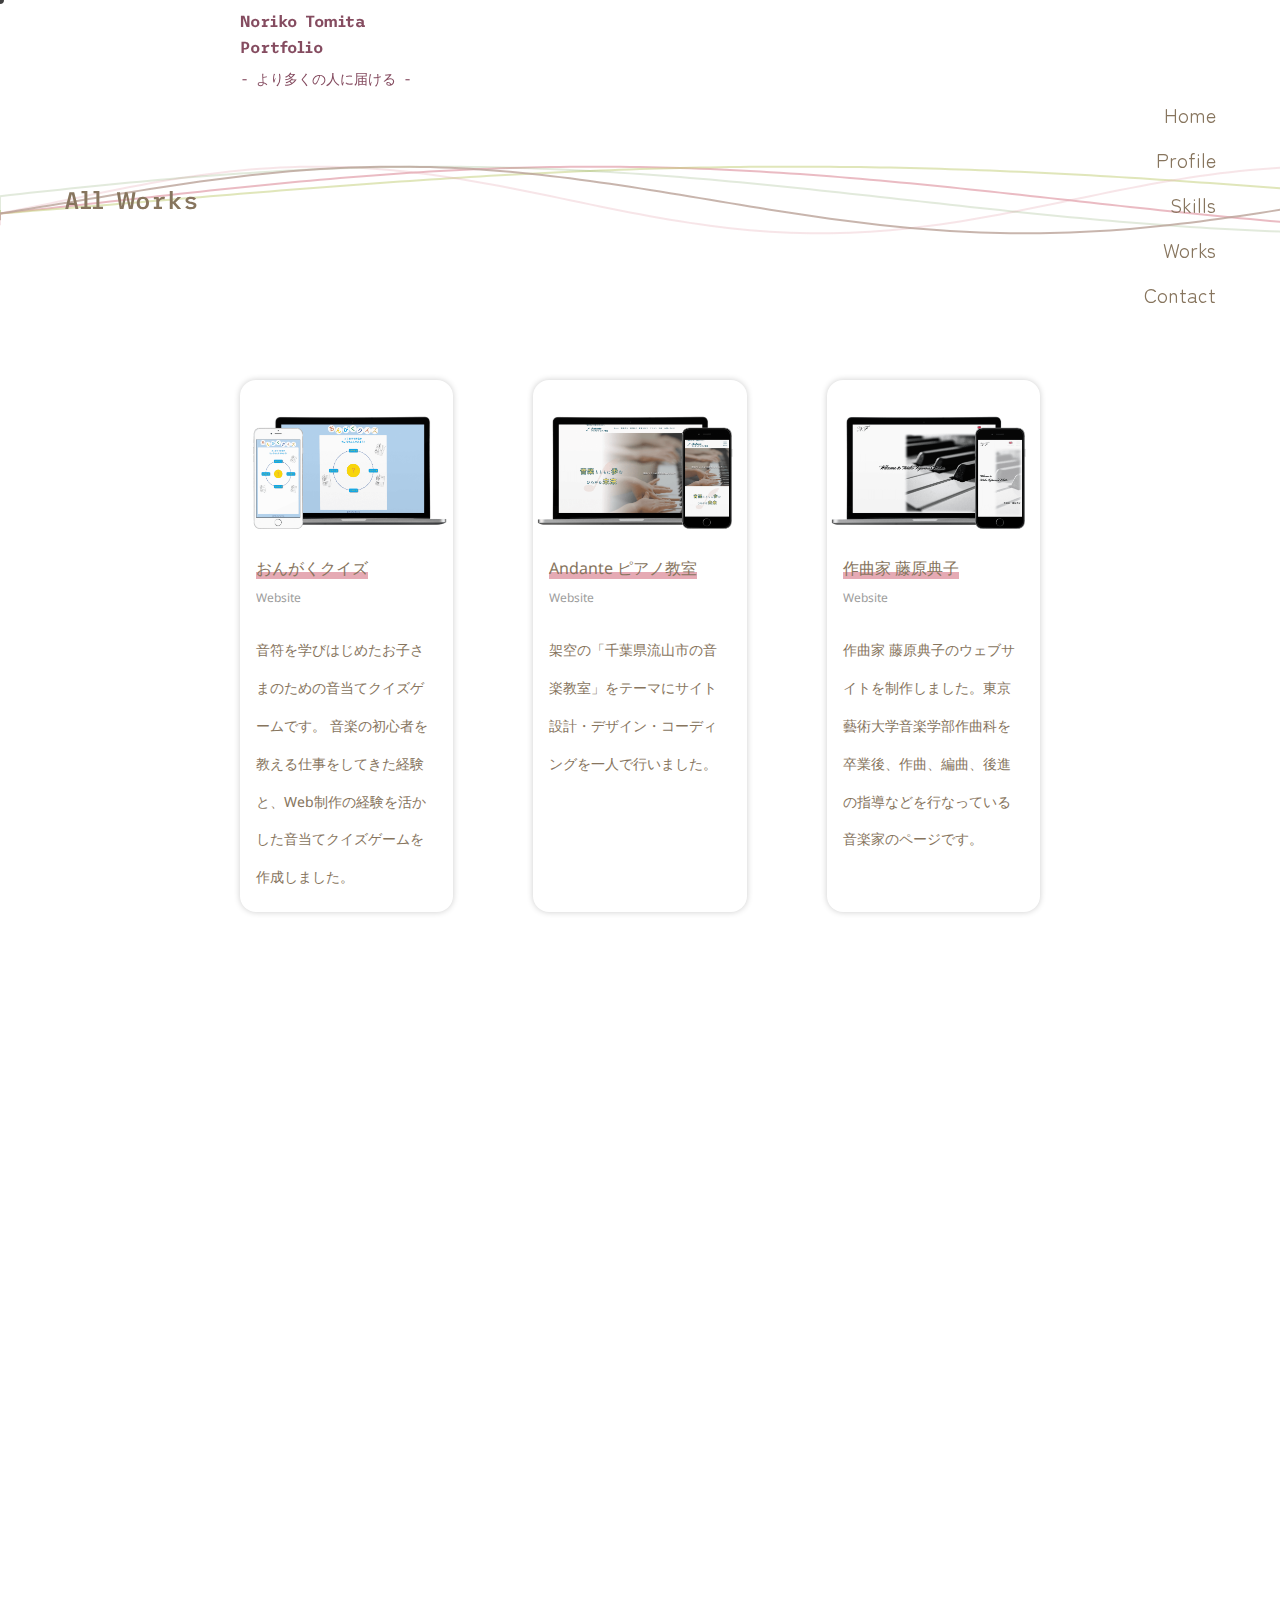
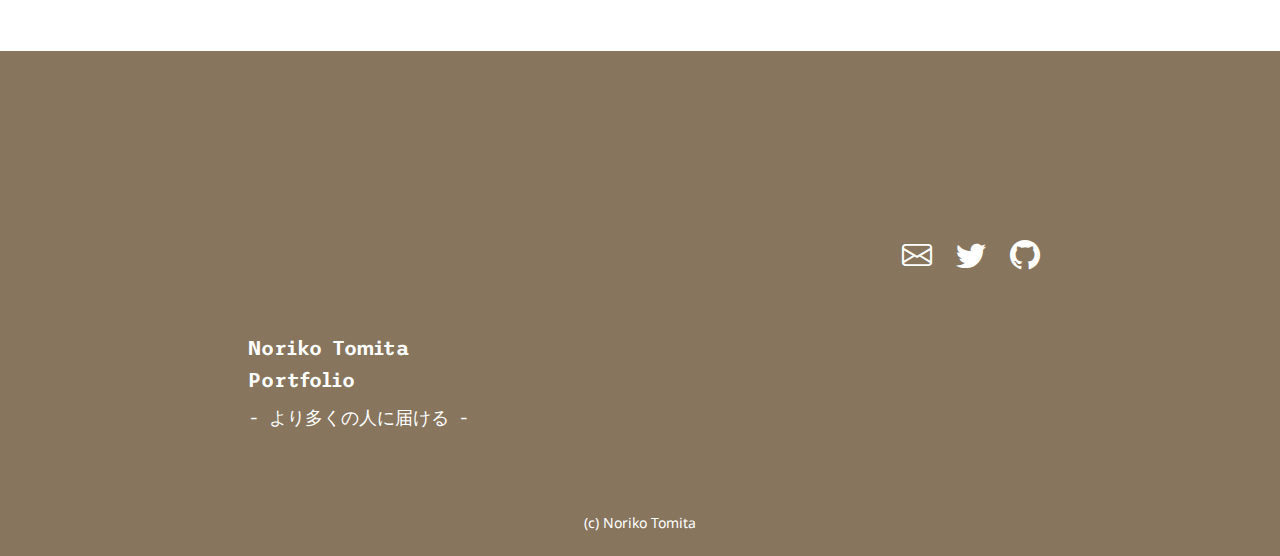
<file: all-works/index.html>
<!DOCTYPE html>
<html lang="ja">
<head>
  <meta charset="UTF-8">
  <meta http-equiv="X-UA-Compatible" content="IE=edge">
  <meta name="viewport" content="width=device-width, initial-scale=1.0">
  <title>Noriko Tomita All Works</title>
  <link rel="preconnect" href="https://fonts.googleapis.com">
  <link rel="preconnect" href="https://fonts.gstatic.com" crossorigin>
  <link href="https://fonts.googleapis.com/css2?family=Noto+Sans&family=Trispace:wght@400;500;600&family=Zen+Maru+Gothic&display=swap" rel="stylesheet">
  <link rel="stylesheet" href="https://cdn.jsdelivr.net/npm/bootstrap-icons@1.10.2/font/bootstrap-icons.css">
  <link
  rel="stylesheet"
  href="https://cdn.jsdelivr.net/npm/swiper@8/swiper-bundle.min.css"
/>
  <link rel="stylesheet" href="../css/style.css">
  <link rel="stylesheet" href="../css/profile.css">
  <link rel="stylesheet" href="../css/all-works.css">
</head>
<body>
  <header>
    <div class="container">
      <div class="header-title">
        <h1 class="title">
          Noriko Tomita<br>Portfolio
         </h1>
         <p class="header-subtitle title">- より多くの人に届ける -</p>
      </div>

       <div id="hamburger">
        <span></span>
        <span></span>
        <span></span>
      </div>

      <nav id="header-nav">
        <ul class="menu">
          <li><a href="../index.html">Home</a></li>
          <li><a href="../profile/index.html">Profile</a></li>
          <li><a href="../index.html#skills">Skills</a></li>
          <li><a href="#">Works</a></li>
          <li><a href="../index.html#contact">Contact</a></li>
        </ul>
      </nav>
    </div>

    <nav id="navi">
      <div class="container">
        <h1 class="nav-title title">
          Noriko Tomita<br>Portfolio
         </h1>
         <p class="nav-subtitle title">- より多くの人に届ける -</p>
        <ul class="menu hamburger-menu">
          <li><a class="" href="../index.html">Home</a></li>
          <li><a class="" href="../profile/index.html">Profile</a></li>
          <li><a class="" href="../index.html#skills">Skills</a></li>
          <li><a class="" href="#">Works</a></li>
          <li><a class="" href="../index.html#contact">Contact</a></li>
        </ul>
      </div>
    </nav>
  </header>
  <main>
    <section id="all-works">
      <div class="wave">
        <canvas></canvas>
        <h2 class="section-title title">All Works</h2>
      </div>

      <div class="works-contents">
        <div class="container">
          <ul class="works-list">
            <li class="swiper-slide animate from-bottom">
              <div class="item">
                <a href="music-quiz/index.html">
                  <img class="mockup-image" src="../img/mockup-musicquiz.png" alt="">
                </a>
                <h3 class="swiper-title"><span class="works-title-underline">おんがくクイズ</span></h3>
                <p class="category">Website</p>
                <p class="swiper-text">音符を学びはじめたお子さまのための音当てクイズゲームです。 音楽の初心者を教える仕事をしてきた経験と、Web制作の経験を活かした音当てクイズゲームを作成しました。</p>
              </div>
            </li>

            <li class="swiper-slide animate from-bottom">
              <div class="item">
                <a href="music-quiz/index.html">
                  <img class="mockup-image" src="../img/mockup-andante.png" alt="">
                </a>
                <h3 class="swiper-title"><span class="works-title-underline">Andante ピアノ教室</span></h3>
                <p class="category">Website</p>
                <p class="swiper-text">架空の「千葉県流山市の音楽教室」をテーマにサイト設計・デザイン・コーディングを一人で行いました。</p>
              </div>
            </li>

            <li class="swiper-slide animate from-bottom">
              <div class="item">
                <a href="music-quiz/index.html">
                  <img class="mockup-image" src="../img/mockup-noriko-fujiwara.png" alt="">
                </a>
                <h3 class="swiper-title"><span class="works-title-underline">作曲家 藤原典子</span></h3>
                <p class="category">Website</p>
                <p class="swiper-text">作曲家 藤原典子のウェブサイトを制作しました。東京藝術大学音楽学部作曲科を卒業後、作曲、編曲、後進の指導などを行なっている音楽家のページです。</p>
              </div>
            </li>

            <li class="swiper-slide animate from-bottom">
              <div class="item">
                <a href="music-quiz/index.html">
                  <img class="mockup-image" src="../img/mockup-usagi-an.png" alt="">
                </a>
                <h3 class="swiper-title"><span class="works-title-underline">うさぎ庵</span></h3>
                <p class="category">Website</p>
                <p class="swiper-text">架空の「台東区の和菓子屋さん」をテーマにサイト設計・デザイン・コーディングを一人で行いました。</p>
              </div>
            </li>

            <li class="swiper-slide animate from-bottom">
              <div class="item">
                <a href="music-quiz/index.html">
                  <img class="mockup-image" src="../img/mockup-noriko-tomita.png" alt="">
                </a>
                <h3 class="swiper-title"><span class="works-title-underline">Noriko Tomita Portfolio</span></h3>
                <p class="category">Website</p>
                <p class="swiper-text">当サイトです。</p>
              </div>
            </li>
          </ul>

          <a class="button link-btn animate from-bottom" href="../index.html">Home</a>

        </div>
      </div>
    </section>
  </main>

  <footer>
    <div class="container">
      <nav class="footer-nav">
        <ul class="">
          <li><a class="button animate from-bottom" href="../index.html">Home</a></li>
          <li><a class="button animate from-bottom" href="../profile/index.html">Profile</a></li>
          <li><a class="button animate from-bottom" href="../index.html#skills">Skills</a></li>
          <li><a class="button animate from-bottom" href="#">Works</a></li>
          <li><a class="button animate from-bottom" href="../index.html#contact">Contact</a></li>
        </ul>
      </nav>
  
      <ul class="footer-icons">
        <li>
          <a href="#"><i class="bi bi-envelope"></i></a>
        </li>
        <li>
          <a href="#"><i class="bi bi-twitter"></i></a>
        </li>
        <li>
          <a href="#"><i class="bi bi-github"></i></a>
        </li>
      </ul>
  
      <div class="footer-text">
        <h1 class="footer-title title">
          Noriko Tomita<br>Portfolio
         </h1>
         <p class="footer-subtitle title">- より多くの人に届ける -</p>
      </div>
  
      <small>(c) Noriko Tomita</small>
    </div>
  
   </footer>
  <div id="cursor"></div>
  <script src="https://cdn.jsdelivr.net/npm/swiper@8/swiper-bundle.min.js"></script>
 <script src="../js/main.js"></script>
</body>
</html>
</file>
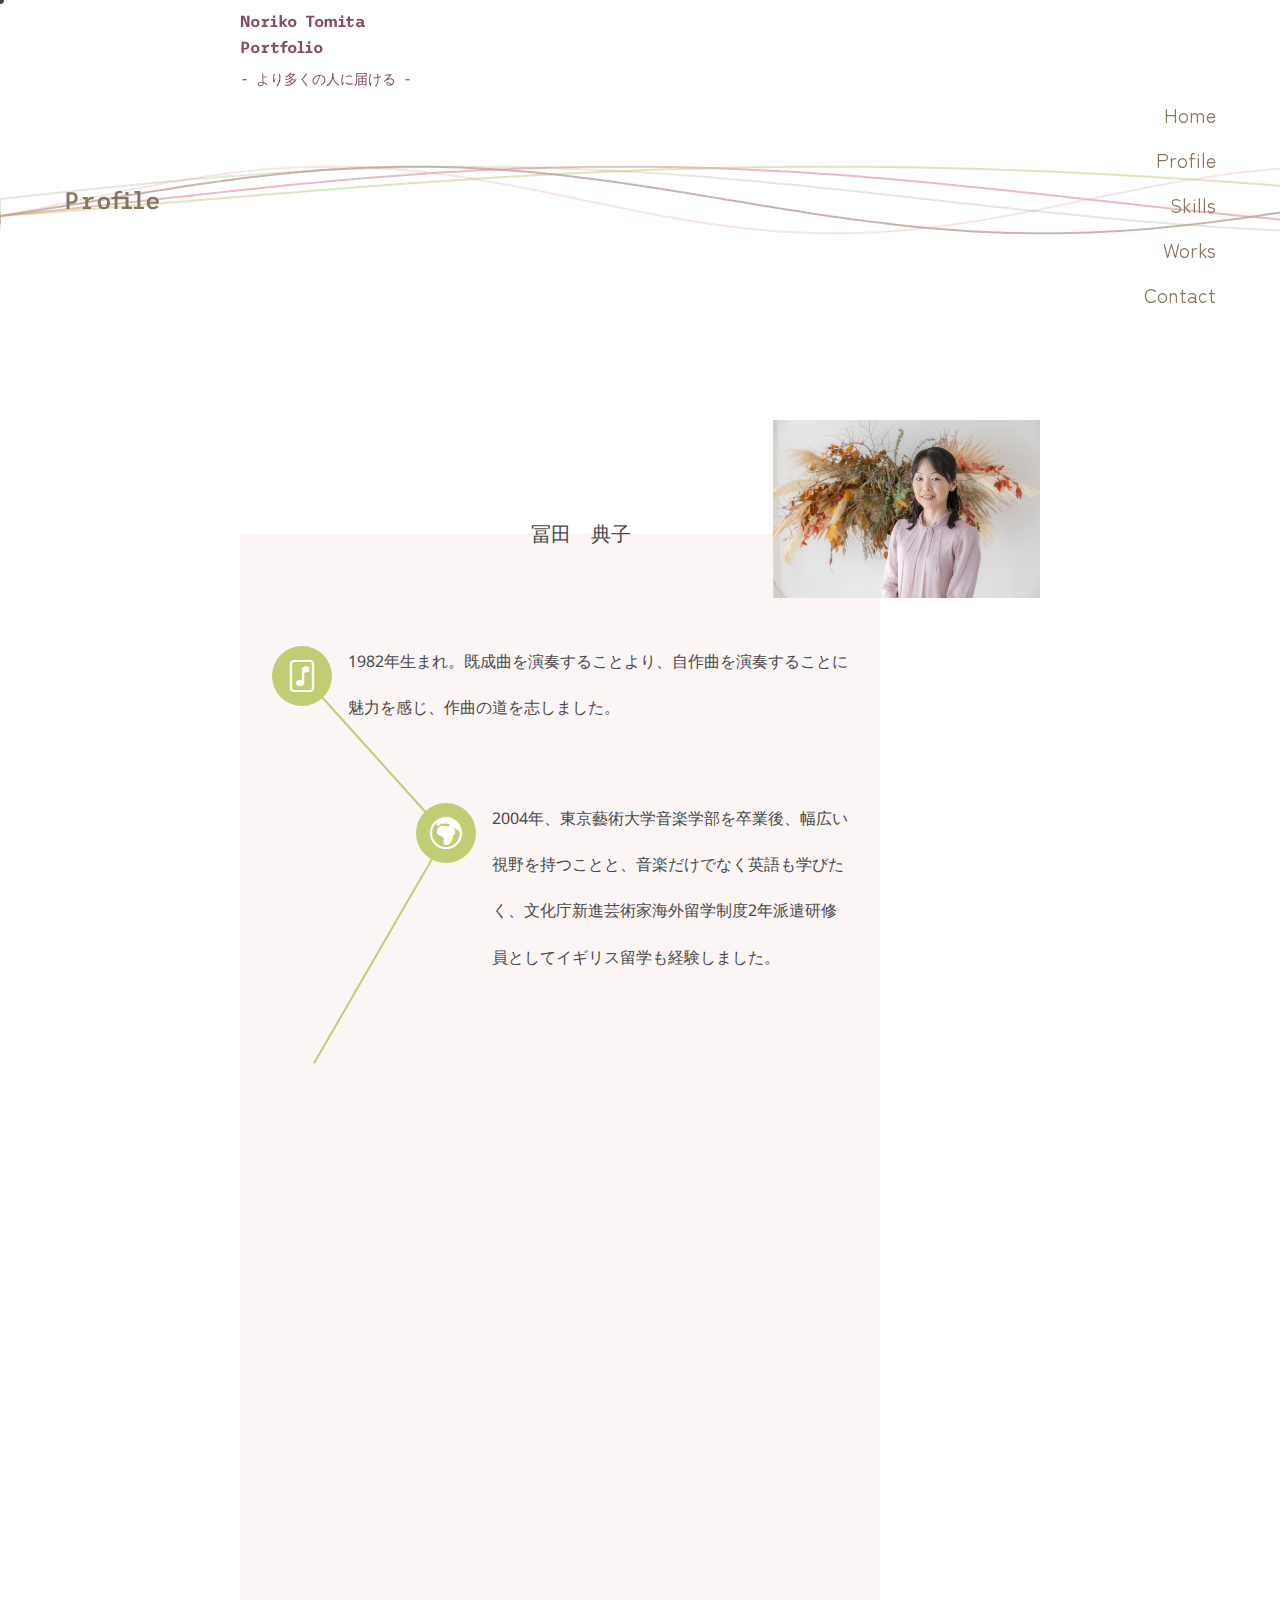
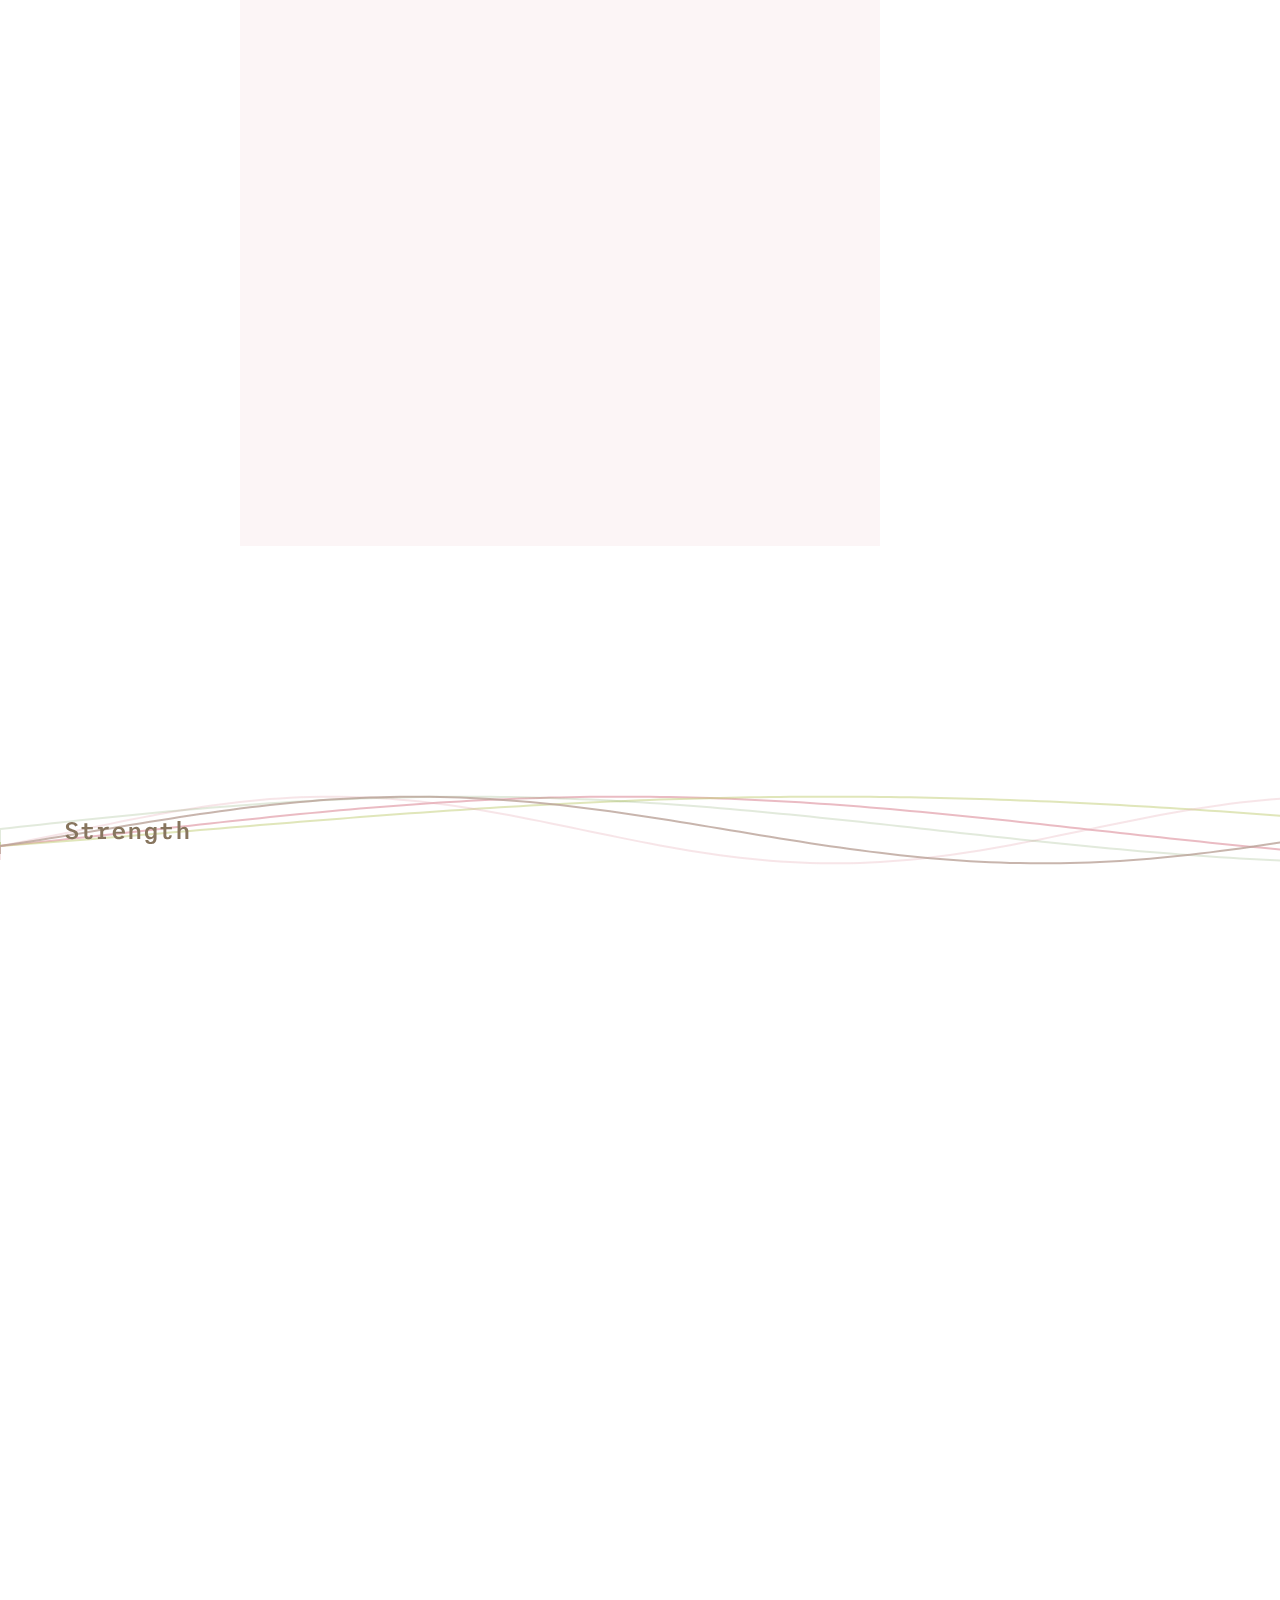
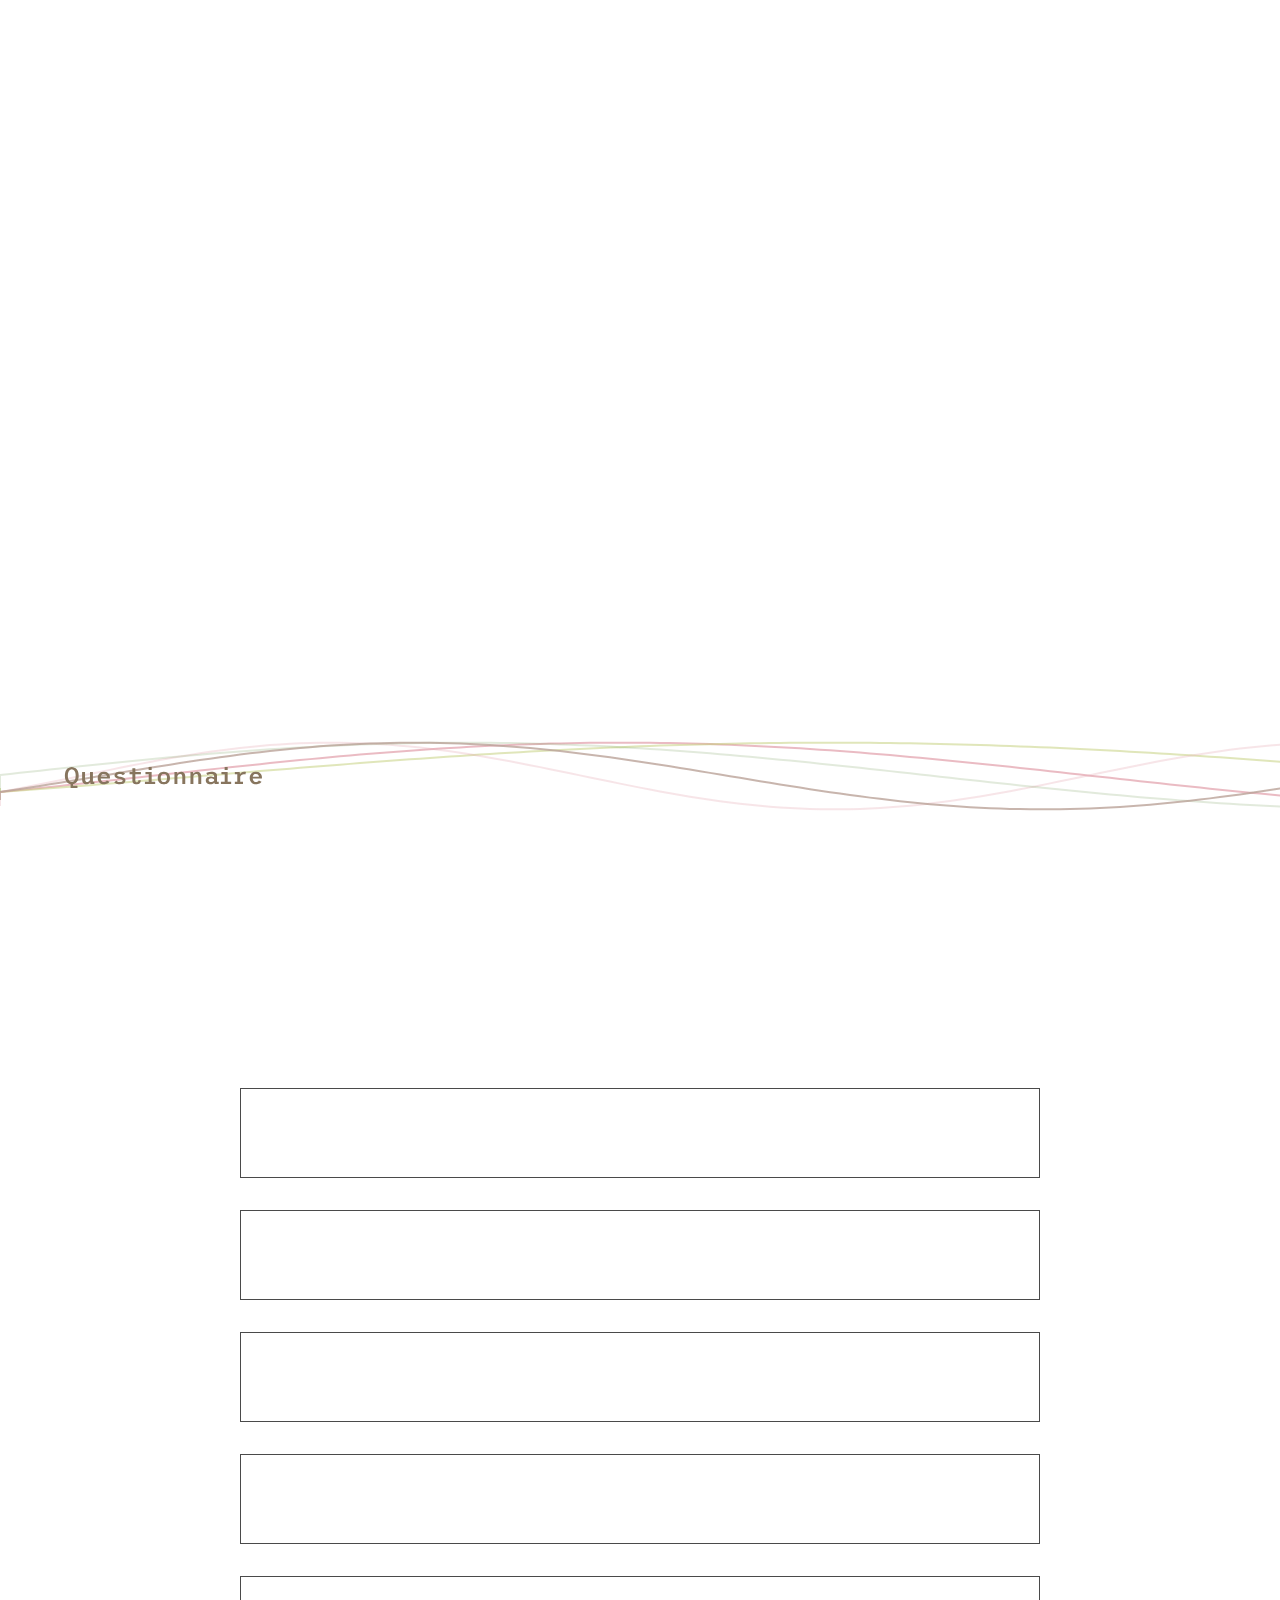
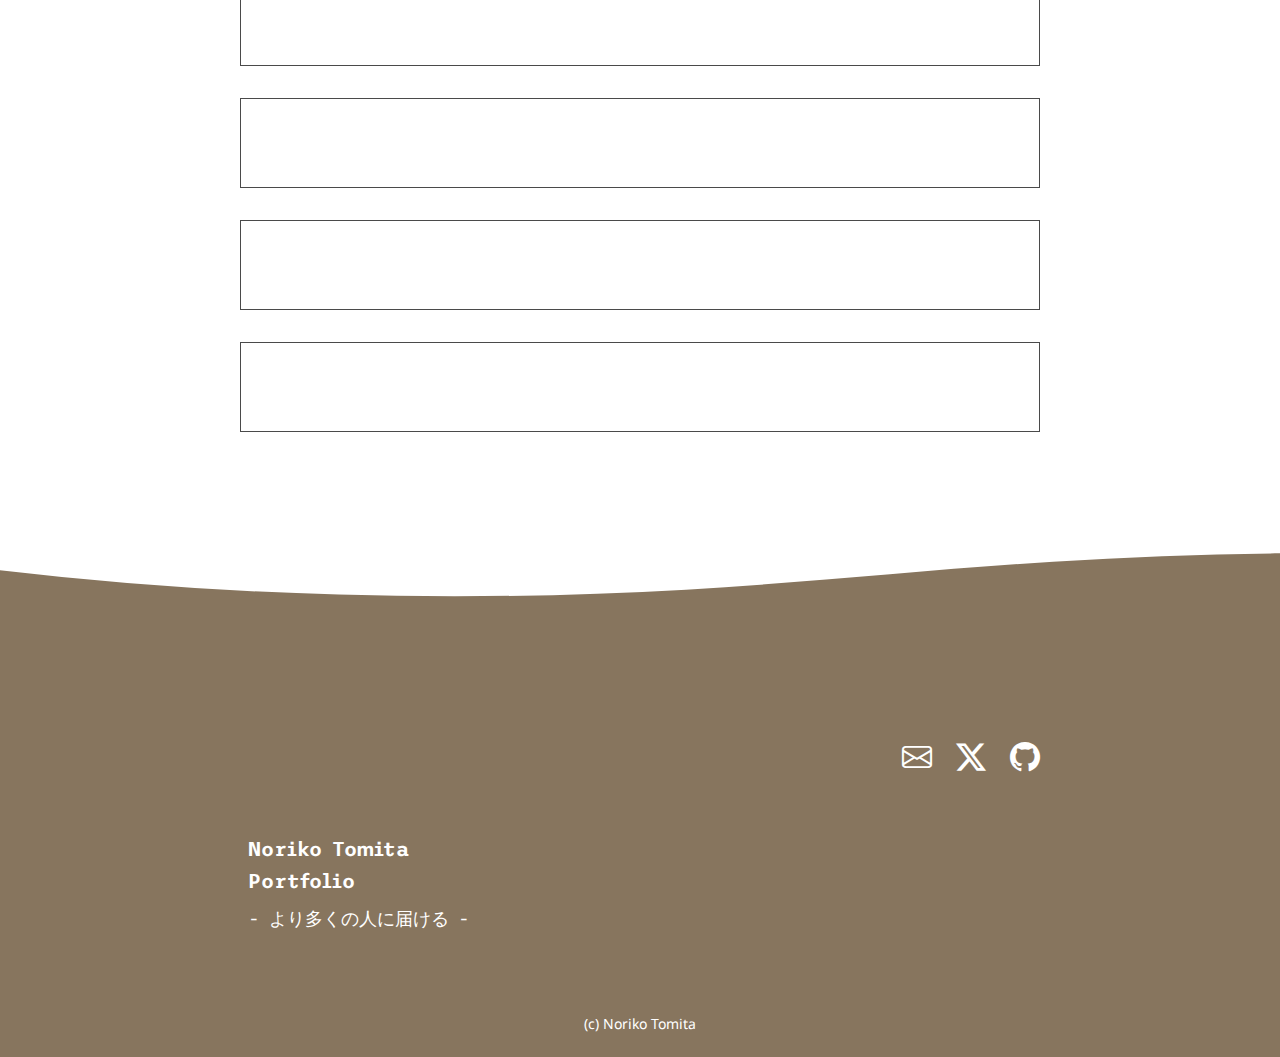
<file: profile/index.html>
<!DOCTYPE html>
<html lang="ja">
<head>
  <meta charset="UTF-8">
  <meta http-equiv="X-UA-Compatible" content="IE=edge">
  <meta name="viewport" content="width=device-width, initial-scale=1.0">
  <title>Profile | Noriko Tomita Portfolio</title>
  <link rel="shortcut icon" href="../img/favicon.ico">
  <link rel="preconnect" href="https://fonts.googleapis.com">
  <link rel="preconnect" href="https://fonts.gstatic.com" crossorigin>
  <link href="https://fonts.googleapis.com/css2?family=Noto+Sans&family=Trispace:wght@400;500;600&family=Zen+Maru+Gothic&display=swap" rel="stylesheet">
  <link rel="stylesheet" href="https://cdn.jsdelivr.net/npm/bootstrap-icons@1.11.1/font/bootstrap-icons.css">
  <link
  rel="stylesheet"
  href="https://cdn.jsdelivr.net/npm/swiper@8/swiper-bundle.min.css"
/>
  <link rel="stylesheet" href="../css/style.css">
  <link rel="stylesheet" href="../css/profile.css">
</head>
<body>
  <div id="loading">
    <div class="spinner">
      <div class="bounce1"></div>
      <div class="bounce2"></div>
      <div class="bounce3"></div>
    </div>
  </div>
  <header>
    <div class="container">
      <div class="header-title">
        <a href="../index.html">
          <h1 class="title">
            Noriko Tomita<br>Portfolio
          </h1>
          <p class="header-subtitle title">- より多くの人に届ける -</p>
        </a>
      </div>

       <div id="hamburger">
        <span></span>
        <span></span>
        <span></span>
      </div>

      <nav id="header-nav">
        <ul class="menu">
          <li><a href="../index.html">Home</a></li>
          <li><a href="#">Profile</a></li>
          <li><a href="../index.html#skills">Skills</a></li>
          <li><a href="../works/all-works.html">Works</a></li>
          <li><a href="../index.html#contact">Contact</a></li>
        </ul>
      </nav>
    </div>

    <nav id="navi">
      <div class="container">
        <h1 class="nav-title title">
          Noriko Tomita<br>Portfolio
         </h1>
         <p class="nav-subtitle title">- より多くの人に届ける -</p>
        <ul class="menu hamburger-menu">
          <li><a href="../index.html">Home</a></li>
          <li><a href="#">Profile</a></li>
          <li><a href="../index.html#skills">Skills</a></li>
          <li><a href="../works/all-works.html">Works</a></li>
          <li><a href="../index.html#contact">Contact</a></li>
        </ul>
      </div>
    </nav>
  </header>
  <main>
    <section id="profile-details">
      <div class="wave">
        <canvas></canvas>
        <h2 class="section-title title">Profile</h2>
      </div>

      <div class="profile-contents">
        <div class="container">
          <div class="profile-photo animate from-bottom">
            <img src="img/profile-img.jpg" loading=”lazy” alt="プロフィール写真です。">
          </div>

          <div class="profile-text">
            <h3 class="profile-section-title animate from-bottom">冨田　典子</h3>
            <div class="profile-details animate from-bottom">
              <div class="profile-text-icon">
                <i class="bi bi-file-music"></i>
              </div>
              <p>
                1982年生まれ。既成曲を演奏することより、自作曲を演奏することに魅力を感じ、作曲の道を志しました。
              </p>
            </div>
            <div class="profile-details animate from-bottom">
              <div class="profile-text-icon">
               <i class="bi bi-globe-europe-africa"></i>
              </div>
              <p>
                2004年、東京藝術大学音楽学部を卒業後、幅広い視野を持つことと、音楽だけでなく英語も学びたく、文化庁新進芸術家海外留学制度2年派遣研修員としてイギリス留学も経験しました。
              </p>
            </div>
            <div class="profile-details animate from-bottom">
              <div class="profile-text-icon">
               <i class="bi bi-briefcase"></i>
              </div>
              <p>
                帰国後は、学んできたことを活かして作品発表や演奏会の企画、中高一貫校での音楽の講師として仕事をしました。
              </p>
            </div>
            <div class="profile-details animate from-bottom">
              <div class="profile-text-icon">
               <i class="bi bi-question-circle"></i>
              </div>
              <p>
                Web制作に興味を持ったきっかけは、長女が小学校入学前に、プログラミング教育必修化のニュースを見たことでした。
              </p>
            </div>
            <div class="profile-details animate from-bottom">
              <div class="profile-text-icon">
               <i class="bi bi-lightbulb"></i>
              </div>
              <p>
                これからの子どもたちはプログラミング的思考力を身につける必要があることや、プログラミングの知識はWebサイトの制作や、アプリなど、身近にある様々なサービスの開発に繋がっていることを改めて学び、興味を持ちました。
              </p>
            </div>
            <div class="profile-details animate from-bottom">
              <div class="profile-text-icon">
               <i class="bi bi-pc-display-horizontal"></i>
              </div>
              <p>
                また、Web制作の知識や技術は、身につけると音楽教室や演奏会の宣伝で力になれることに魅力を感じました。一から企画し、Webサイトを作り出してメッセージを伝えるところは作曲と共通点を感じています。
              </p>
            </div>
            <div class="profile-details animate from-bottom">
              <div class="profile-text-icon">
               <i class="bi bi-people"></i>
              </div>
              <p>
                今後はWeb制作を通してお客様のご要望に寄り添い、より多くの人々に声や想いをお届けしていきたいです。
              </p>
            </div>
          </div>
        </div>
      </div>
    </section>
    <section id="strength">
      <div class="wave">
        <canvas></canvas>
        <h2 class="section-title title">Strength</h2>
      </div>

      <div class="strength-contents">
        <div class="container">
         <h3 class="profile-section-title animate from-bottom">私の3つの強み</h3>

          <ul class="strength-lists">
            <li>
              <img class="animate from-bottom" src="img/strength-1.jpg" loading=”lazy” alt="人と人が繋がっている様子を表す画像です。">
              <div class="strength-list-text">
                <h4 class="animate from-bottom">
                  <span class="strength-number">01</span>
                  <span class="strength-list-underline">
                  コミュニケーション力
                  </span>
                </h4>
                <p class="animate from-bottom">
                  これまでの仕事は、多くの人々と関わりながら、円滑なコミュニケーションを常に意識して活動を行ってきました。この経験は、お客さまのご要望を汲み取ったり、お仕事をさせていただく周囲の皆さまとコミュニケーションを取りながら制作物を作り上げていくときに活かせると考えています。
                  </p>
              </div>
            </li>
            <li>
              <img class="animate from-bottom" src="img/strength-2.jpg" loading=”lazy” alt="パズルのピースを合わせる画像です。">
              <div class="strength-list-text">
                <h4 class="animate from-bottom">
                  <span class="strength-number">02</span>
                  <span class="strength-list-underline">
                  柔軟性
                  </span>
                </h4>
                <p class="animate from-bottom">
                  2年間のイギリス留学では、新しい環境に試行錯誤しながらも柔軟に対応しながら生活しました。お仕事の中で未知の問題に直面したときにどのようにしたら成果を上げることができるか粘り強く考えて行動することができます。
                </p>
              </div>
            </li>
            <li>
              <img class="animate from-bottom" src="img/strength-3.jpg" loading=”lazy” alt="ステップ1からステップ4までメモを書く様子の画像です。">
              <div class="strength-list-text">
                <h4 class="animate from-bottom">
                  <span class="strength-number">03</span>
                  <span class="strength-list-underline">
                  正確性
                  </span>
                </h4>
                <p class="animate from-bottom">
                  楽譜の制作や教材作りは細かい作業がとても多く、見ていただく方々に正確に意図が伝わるよう細部までこだわって作っていました。Web制作において、コードや文章に間違いや、使いづらさがないか確認、修正する作業も粘り強く取り組むことができます。
                </p>
              </div>
            </li>
          </ul>
        </div>
      </div>
    </section>
    <section id="questionnaire">
      <div class="wave">
        <canvas></canvas>
        <h2 class="section-title title">Questionnaire</h2>
      </div>

      <div class="questionnaire-contents">
        <div class="container">
          <h3 class="profile-section-title animate from-bottom">パーソナルアンケート</h3>
          <dl>
            <div>
              <dt class="animate from-bottom">
                <div class="question-mark title">Q</div>
                <p>私の好きなこと</p>
                <div class="plus">+</div>
              </dt>
              <dd>
                <div class="answer-mark title">A</div>
                <p>家庭菜園での野菜作り。旬の新鮮な野菜で料理をするのが好きです。</p>
              </dd>
            </div>
            <div>
              <dt class="animate from-bottom">
                <div class="question-mark title">Q</div>
                <p>最近の休日の過ごし方</p>
                <div class="plus">+</div>
              </dt>
              <dd>
                <div class="answer-mark title">A</div>
                <p>ウォーキング・登山。子供と体力づくりをしています。</p>
              </dd>
            </div>
            <div>
              <dt class="animate from-bottom">
                <div class="question-mark title">Q</div>
                <p>好きな本</p>
                <div class="plus">+</div>
              </dt>
              <dd>
                <div class="answer-mark title">A</div>
                <p>デザイン関係の本で様々なことを吸収しています。</p>
              </dd>
            </div>
            <div>
              <dt class="animate from-bottom">
                <div class="question-mark title">Q</div>
                <p>好きな音楽</p>
                <div class="plus">+</div>
              </dt>
              <dd>
                <div class="answer-mark title">A</div>
                <p>J.S. バッハ。音楽の構造がWeb制作にも通じるものがあると感じています。</p>
              </dd>
            </div>
            <div>
              <dt class="animate from-bottom">
                <div class="question-mark title">Q</div>
                <p>尊敬する人</p>
                <div class="plus">+</div>
              </dt>
              <dd>
                <div class="answer-mark title">A</div>
                <p>大学時代の恩師。いつも積極的に新しい企画を考え、行動を起こされていました。</p>
              </dd>
            </div>
            <div>
              <dt class="animate from-bottom">
                <div class="question-mark title">Q</div>
                <p>これまでの仕事で一番大変だったこと</p>
                <div class="plus">+</div>
              </dt>
              <dd>
                <div class="answer-mark title">A</div>
                <p>30分のオーケストラ作品を吹奏楽に編曲したこと。数百ページにも及ぶ楽譜作りを一人で担当しました。</p>
              </dd>
            </div>
            <div>
              <dt class="animate from-bottom">
                <div class="question-mark title">Q</div>
                <p>これまでの仕事で一番嬉しかったこと</p>
                <div class="plus">+</div>
              </dt>
              <dd>
                <div class="answer-mark title">A</div>
                <p>高校生への指導で、やる気が感じられなかった生徒が発表会で生き生きと演奏できるようになったこと。</p>
              </dd>
            </div>
            <div>
              <dt class="animate from-bottom">
                <div class="question-mark title">Q</div>
                <p>日々大切にしていること</p>
                <div class="plus">+</div>
              </dt>
              <dd>
                <div class="answer-mark title">A</div>
                <p>一日一日、少しでも前進すること。</p>
              </dd>
            </div>
          </dl>
        </div>
      </div>
    </section>
  </main>

  <footer>
    <div class="custom-shape-divider-top-1692106993">
      <svg data-name="Layer 1" xmlns="http://www.w3.org/2000/svg" viewBox="0 0 1200 120" preserveAspectRatio="none">
          <path d="M321.39,56.44c58-10.79,114.16-30.13,172-41.86,82.39-16.72,168.19-17.73,250.45-.39C823.78,31,906.67,72,985.66,92.83c70.05,18.48,146.53,26.09,214.34,3V0H0V27.35A600.21,600.21,0,0,0,321.39,56.44Z" class="shape-fill"></path>
      </svg>
    </div>
    <div class="container">
      <nav class="footer-nav">
        <ul>
          <li><a class="button animate from-bottom" href="../index.html">Home</a></li>
          <li><a class="button animate from-bottom" href="#">Profile</a></li>
          <li><a class="button animate from-bottom" href="../index.html#skills">Skills</a></li>
          <li><a class="button animate from-bottom" href="../works/all-works.html">Works</a></li>
          <li><a class="button animate from-bottom" href="../index.html#contact">Contact</a></li>
        </ul>
      </nav>
  
      <ul class="footer-icons">
        <li>
          <a href="mailto:info@noriko-tomita-web.com"><i class="bi bi-envelope"></i></a>
        </li>
        <li>
          <a href="https://twitter.com/Mirai36238644" target="_blank" rel="noopener noreferrer"><i class="bi bi-twitter-x"></i></a>
        </li>
        <li>
          <a href="https://github.com/tomatonft" target="_blank" rel="noopener noreferrer"><i class="bi bi-github"></i></a>
        </li>
      </ul>
  
      <div class="footer-text">
        <a href="../index.html">
          <h1 class="footer-title title">
            Noriko Tomita<br>Portfolio
           </h1>
           <p class="footer-subtitle title">- より多くの人に届ける -</p>
        </a>
      </div>
  
      <small>(c) Noriko Tomita</small>
    </div>
  
   </footer>
  <div id="cursor"></div>
  <script src="https://cdn.jsdelivr.net/npm/swiper@8/swiper-bundle.min.js"></script>
  <script src="../js/main.js"></script>
  <script src="../js/headerNav.js"></script>
</body>
</html>
</file>
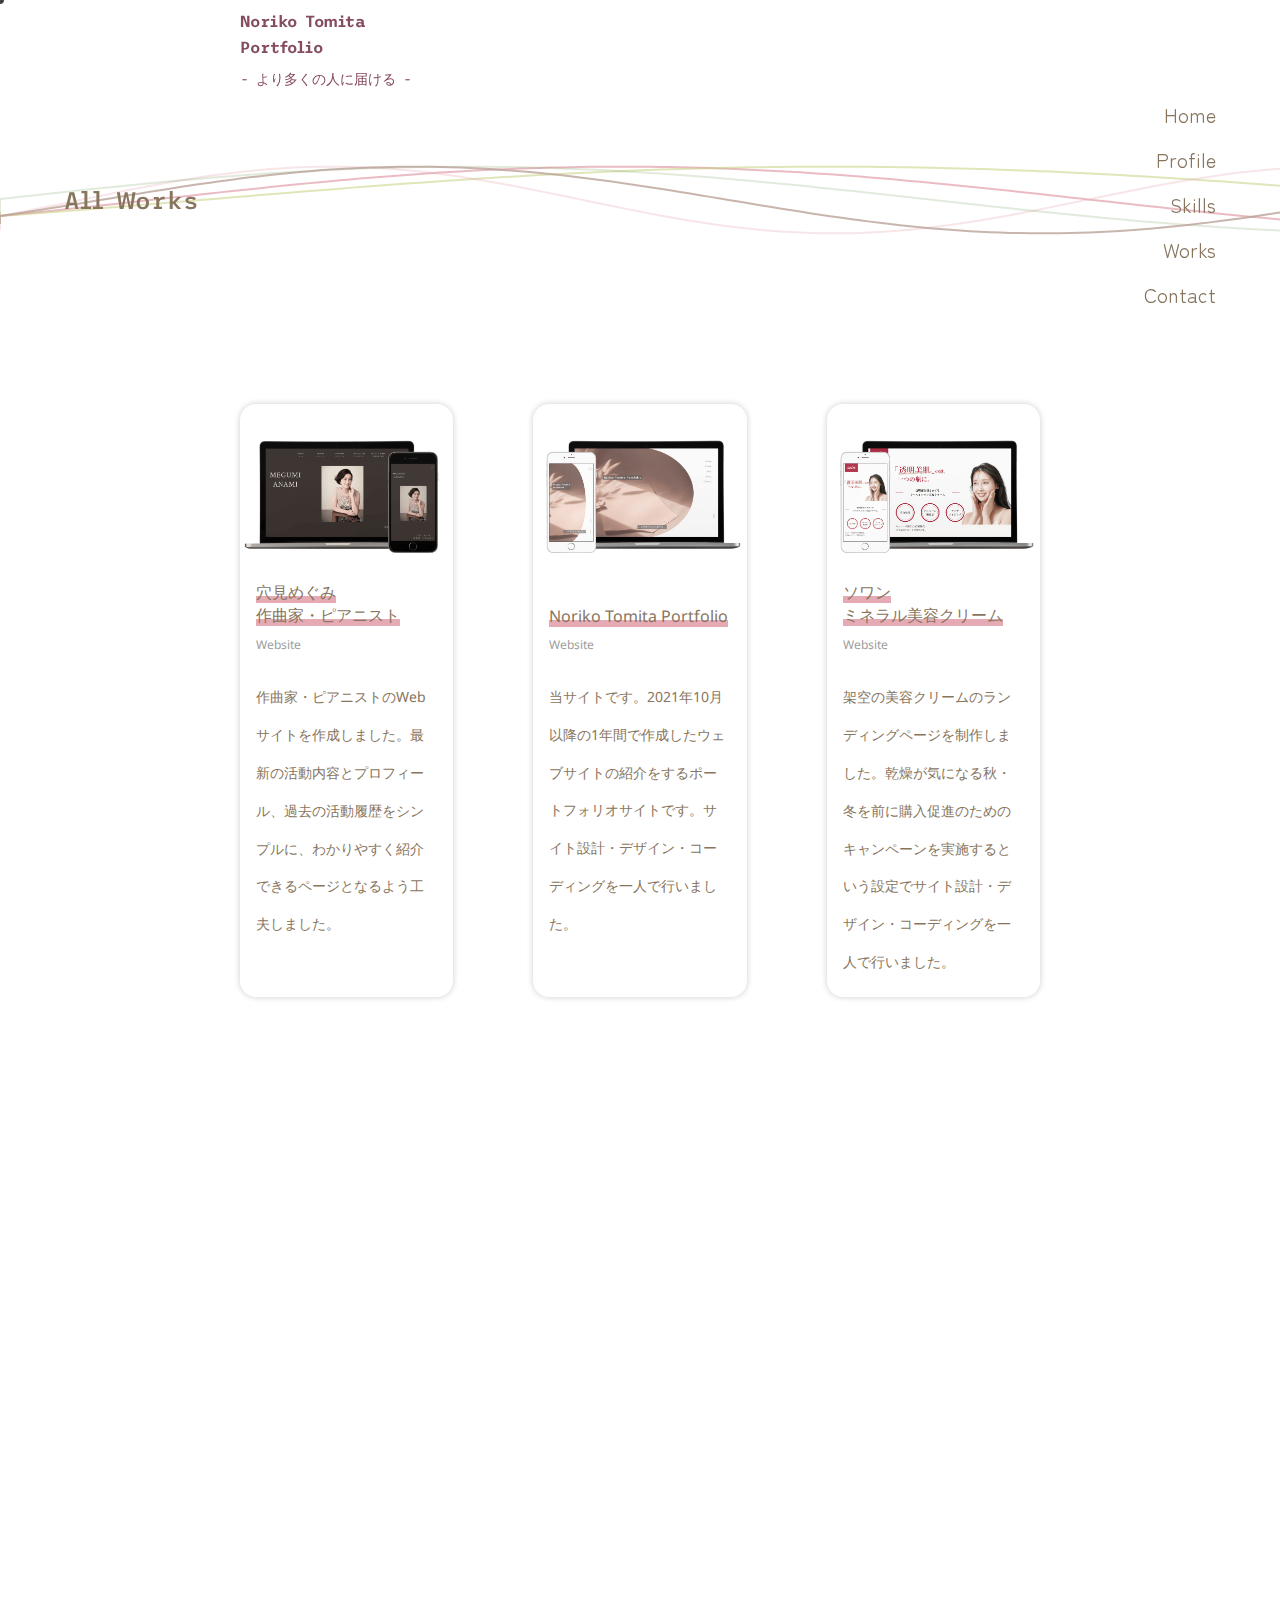
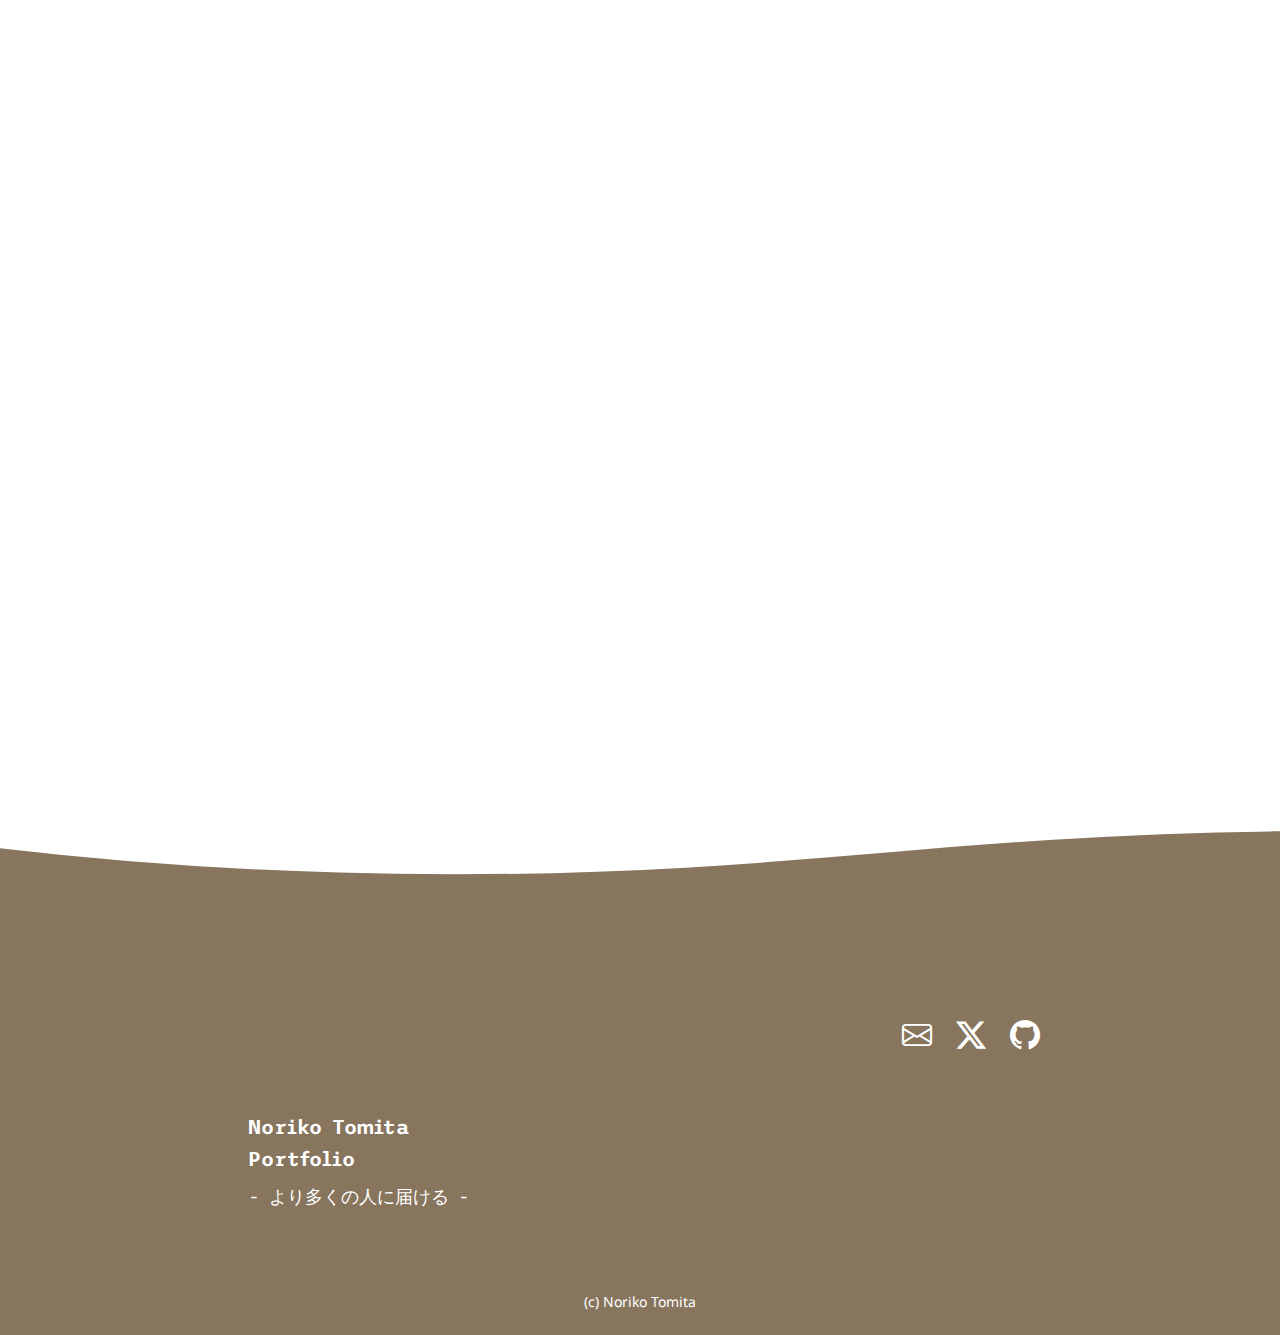
<file: works/all-works.html>
<!DOCTYPE html>
<html lang="ja">
<head>
  <meta charset="UTF-8">
  <meta http-equiv="X-UA-Compatible" content="IE=edge">
  <meta name="viewport" content="width=device-width, initial-scale=1.0">
  <title>All Works | Noriko Tomita Portfolio</title>
  <link rel="shortcut icon" href="../img/favicon.ico">
  <link rel="preconnect" href="https://fonts.googleapis.com">
  <link rel="preconnect" href="https://fonts.gstatic.com" crossorigin>
  <link href="https://fonts.googleapis.com/css2?family=Noto+Sans&family=Trispace:wght@400;500;600&family=Zen+Maru+Gothic&display=swap" rel="stylesheet">
  <link rel="stylesheet" href="https://cdn.jsdelivr.net/npm/bootstrap-icons@1.11.1/font/bootstrap-icons.css">
  <link
  rel="stylesheet"
  href="https://cdn.jsdelivr.net/npm/swiper@8/swiper-bundle.min.css"
/>
  <link rel="stylesheet" href="../css/style.css">
  <link rel="stylesheet" href="../css/profile.css">
  <link rel="stylesheet" href="../css/works.css">
</head>
<body>
  <div id="loading">
    <div class="spinner">
      <div class="bounce1"></div>
      <div class="bounce2"></div>
      <div class="bounce3"></div>
    </div>
  </div>
  <header>
    <div class="container">
      <div class="header-title">
        <a href="../index.html">
          <h1 class="title">
            Noriko Tomita<br>Portfolio
           </h1>
           <p class="header-subtitle title">- より多くの人に届ける -</p>
        </a>
      </div>

       <div id="hamburger">
        <span></span>
        <span></span>
        <span></span>
      </div>

      <nav id="header-nav">
        <ul class="menu">
          <li><a href="../index.html">Home</a></li>
          <li><a href="../profile/index.html">Profile</a></li>
          <li><a href="../index.html#skills">Skills</a></li>
          <li><a href="#">Works</a></li>
          <li><a href="../index.html#contact">Contact</a></li>
        </ul>
      </nav>
    </div>

    <nav id="navi">
      <div class="container">
        <h1 class="nav-title title">
          Noriko Tomita<br>Portfolio
         </h1>
         <p class="nav-subtitle title">- より多くの人に届ける -</p>
        <ul class="menu hamburger-menu">
          <li><a href="../index.html">Home</a></li>
          <li><a href="../profile/index.html">Profile</a></li>
          <li><a href="../index.html#skills">Skills</a></li>
          <li><a href="#">Works</a></li>
          <li><a href="../index.html#contact">Contact</a></li>
        </ul>
      </div>
    </nav>
  </header>
  <main>
    <section id="all-works">
      <div class="wave">
        <canvas></canvas>
        <h2 class="section-title title">All Works</h2>
      </div>

      <div class="works-contents">
        <div class="container">
          <ul class="works-list">
            <li class="swiper-slide animate from-bottom">
              <div class="item">
                <a href="../works/megumi-anami.html">
                  <img class="mockup-image" src="../img/mockup-megumi-anami.png" loading=”lazy” alt="「穴見めぐみ 作曲家・ピアニスト」のモックアップです。">

                  <h3 class="swiper-title"><span class="works-title-underline">穴見めぐみ<br>作曲家・ピアニスト</span></h3>
                  <p class="category">Website</p>
                  <p class="swiper-text">作曲家・ピアニストのWebサイトを作成しました。最新の活動内容とプロフィール、過去の活動履歴をシンプルに、わかりやすく紹介できるページとなるよう工夫しました。</p>
                </a>
              </div>
            </li>

            <li class="swiper-slide animate from-bottom">
              <div class="item">
                <a href="../works/portfolio.html">
                  <img class="mockup-image" src="../img/mockup-noriko-tomita.png" loading=”lazy” alt="「Noriko Tomita Portfolio」のモックアップです。">

                  <h3 class="swiper-title swiper-title-short"><span class="works-title-underline">Noriko Tomita Portfolio</span></h3>
                  <p class="category">Website</p>
                  <p class="swiper-text">当サイトです。2021年10月以降の1年間で作成したウェブサイトの紹介をするポートフォリオサイトです。サイト設計・デザイン・コーディングを一人で行いました。</p>
                </a>
              </div>
            </li>

            <li class="swiper-slide animate from-bottom">
              <div class="item">
                <a href="../works/soin-company.html">
                  <img class="mockup-image" src="../img/mockup-soin-company.png" loading=”lazy” alt="化粧品LP「ソワン ミネラル美容クリーム」のモックアップです。">

                  <h3 class="swiper-title"><span class="works-title-underline">ソワン<br>ミネラル美容クリーム</span></h3>
                  <p class="category">Website</p>
                  <p class="swiper-text">架空の美容クリームのランディングページを制作しました。乾燥が気になる秋・冬を前に購入促進のためのキャンペーンを実施するという設定でサイト設計・デザイン・コーディングを一人で行いました。</p>
                </a>
              </div>
            </li>

            <li class="swiper-slide animate from-bottom">
              <div class="item">
                <a href="../works/kyusyoku-pan.html">
                  <img class="mockup-image" src="../img/mockup-kyusyoku-pan.png" loading=”lazy” alt="「二五六区の給食ぱん屋」のモックアップです。">

                  <h3 class="swiper-title swiper-title-short"><span class="works-title-underline">二五六区の給食ぱん屋</span></h3>
                  <p class="category">Website</p>
                  <p class="swiper-text">2023年04月24日開講の256times「フロントエンド案件修行 給食ぱん屋編」に参加し、制作しました。 5日間で1ページのサイトを作り上げることが課題で、ロゴや写真素材、架空案件の設定の提供がありました。</p>
                </a>
              </div>
            </li>

            <li class="swiper-slide animate from-bottom">
              <div class="item">
                <a href="../works/noriko-fujiwara.html">
                  <img class="mockup-image" src="../img/mockup-noriko-fujiwara.png" loading=”lazy” alt="「作曲家 藤原典子」のモックアップです。">

                  <h3 class="swiper-title swiper-title-short"><span class="works-title-underline">作曲家 藤原典子</span></h3>
                  <p class="category">Website</p>
                  <p class="swiper-text">作曲家 藤原典子のウェブサイトを制作しました。東京藝術大学音楽学部作曲科を卒業後、作曲、編曲、後進の指導などを行なっている音楽家のページです。</p>
                </a>
              </div>
            </li>

            <li class="swiper-slide animate from-bottom">
              <div class="item">
                <a href="../works/music-quiz.html">
                  <img class="mockup-image" src="../img/mockup-musicquiz.png" loading=”lazy” alt="「おんがくクイズ」のモックアップです。">

                  <h3 class="swiper-title swiper-title-short"><span class="works-title-underline">おんがくクイズ</span></h3>
                  <p class="category">Website</p>
                  <p class="swiper-text">音符を学びはじめたお子さまのための音当てクイズゲームです。 音楽の初心者を教える仕事をしてきた経験と、Web制作の経験を活かした音当てクイズゲームを作成しました。</p>
                </a>
              </div>
            </li>

            <li class="swiper-slide animate from-bottom">
              <div class="item">
                <a href="../works/andante.html">
                  <img class="mockup-image" src="../img/mockup-andante.png" loading=”lazy” alt="「アンダンテピアノ教室」のモックアップです。">

                  <h3 class="swiper-title swiper-title-short"><span class="works-title-underline">Andante ピアノ教室</span></h3>
                  <p class="category">Website</p>
                  <p class="swiper-text">架空の「千葉県流山市の音楽教室」をテーマにサイト設計・デザイン・コーディングを一人で行いました。</p>
                </a>
              </div>
            </li>

            <li class="swiper-slide animate from-bottom">
              <div class="item">
                <a href="../works/usagi-an.html">
                  <img class="mockup-image" src="../img/mockup-usagi-an.png" loading=”lazy” alt="「うさぎ庵」のモックアップです。">

                  <h3 class="swiper-title swiper-title-short"><span class="works-title-underline">うさぎ庵</span></h3>
                  <p class="category">Website</p>
                  <p class="swiper-text">架空の「台東区の和菓子屋さん」をテーマにサイト設計・デザイン・コーディングを一人で行いました。</p>
                </a>
              </div>
            </li>
          </ul>

          <a class="button link-btn animate from-bottom" href="../index.html">Home</a>

        </div>
      </div>
    </section>
  </main>

  <footer>
    <div class="custom-shape-divider-top-1692106993">
      <svg data-name="Layer 1" xmlns="http://www.w3.org/2000/svg" viewBox="0 0 1200 120" preserveAspectRatio="none">
          <path d="M321.39,56.44c58-10.79,114.16-30.13,172-41.86,82.39-16.72,168.19-17.73,250.45-.39C823.78,31,906.67,72,985.66,92.83c70.05,18.48,146.53,26.09,214.34,3V0H0V27.35A600.21,600.21,0,0,0,321.39,56.44Z" class="shape-fill"></path>
      </svg>
    </div>
    <div class="container">
      <nav class="footer-nav">
        <ul>
          <li><a class="button animate from-bottom" href="../index.html">Home</a></li>
          <li><a class="button animate from-bottom" href="../profile/index.html">Profile</a></li>
          <li><a class="button animate from-bottom" href="../index.html#skills">Skills</a></li>
          <li><a class="button animate from-bottom" href="#">Works</a></li>
          <li><a class="button animate from-bottom" href="../index.html#contact">Contact</a></li>
        </ul>
      </nav>
  
      <ul class="footer-icons">
        <li>
          <a href="mailto:info@noriko-tomita-web.com"><i class="bi bi-envelope"></i></a>
        </li>
        <li>
          <a href="https://twitter.com/Mirai36238644" target="_blank" rel="noopener noreferrer"><i class="bi bi-twitter-x"></i></a>
        </li>
        <li>
          <a href="https://github.com/tomatonft" target="_blank" rel="noopener noreferrer"><i class="bi bi-github"></i></a>
        </li>
      </ul>
  
      <div class="footer-text">
        <a href="../index.html">
          <h1 class="footer-title title">
            Noriko Tomita<br>Portfolio
           </h1>
           <p class="footer-subtitle title">- より多くの人に届ける -</p>
        </a>
      </div>
  
      <small>(c) Noriko Tomita</small>
    </div>
  
   </footer>
  <div id="cursor"></div>
  <script src="https://cdn.jsdelivr.net/npm/swiper@8/swiper-bundle.min.js"></script>
  <script src="../js/main.js"></script>
  <script src="../js/headerNav.js"></script>
</body>
</html>
</file>
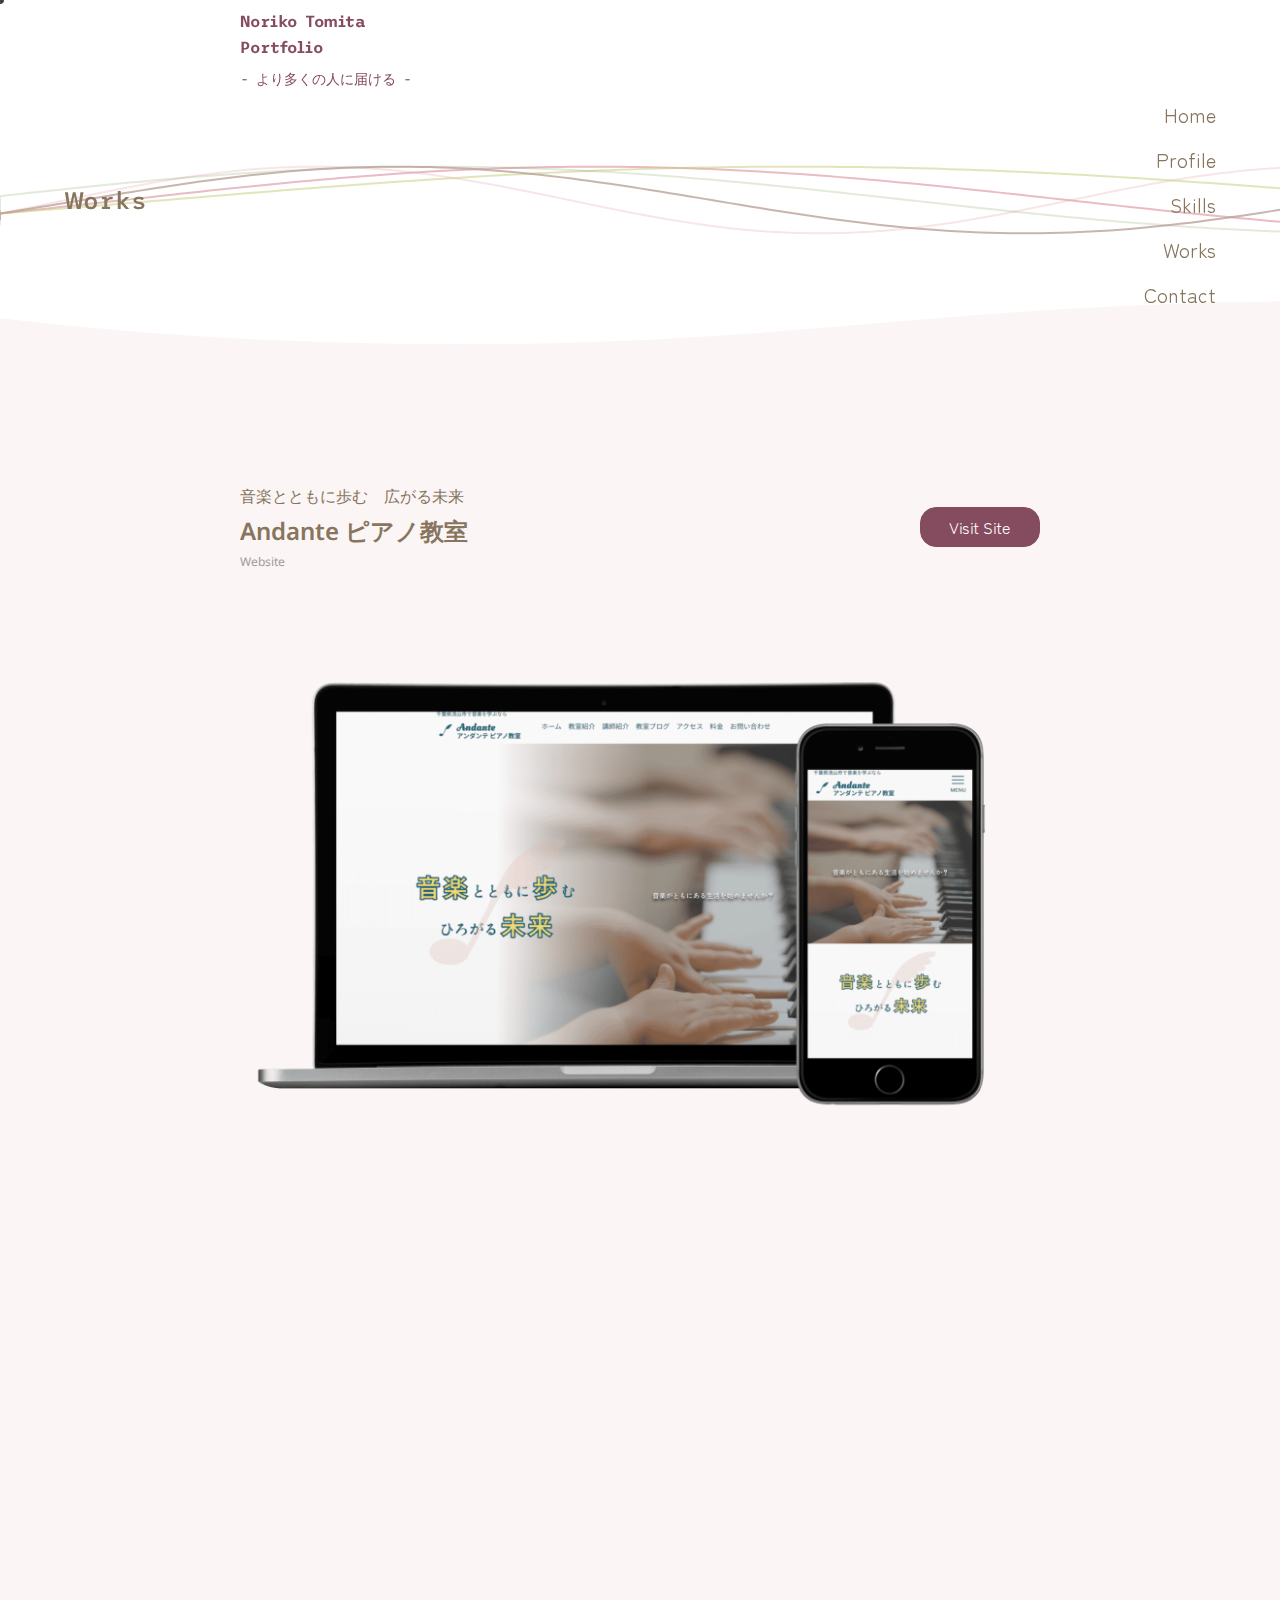
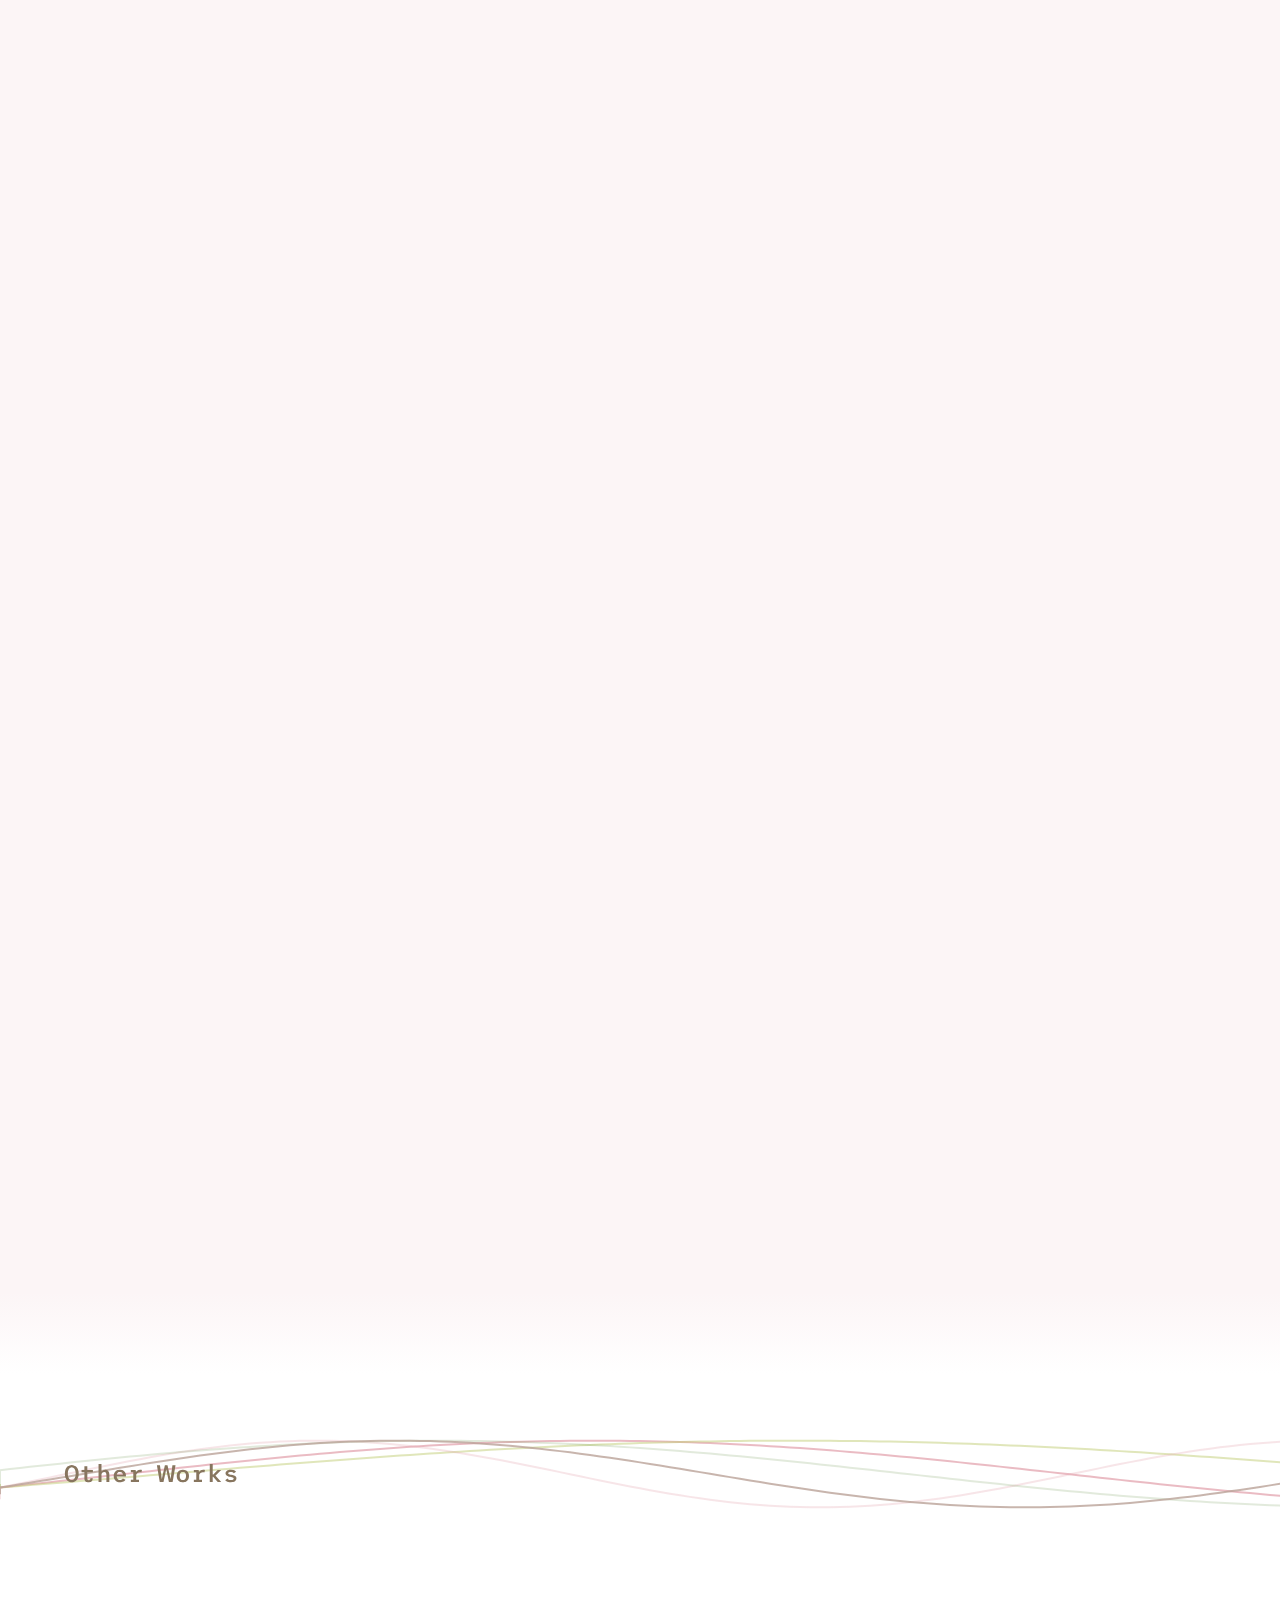
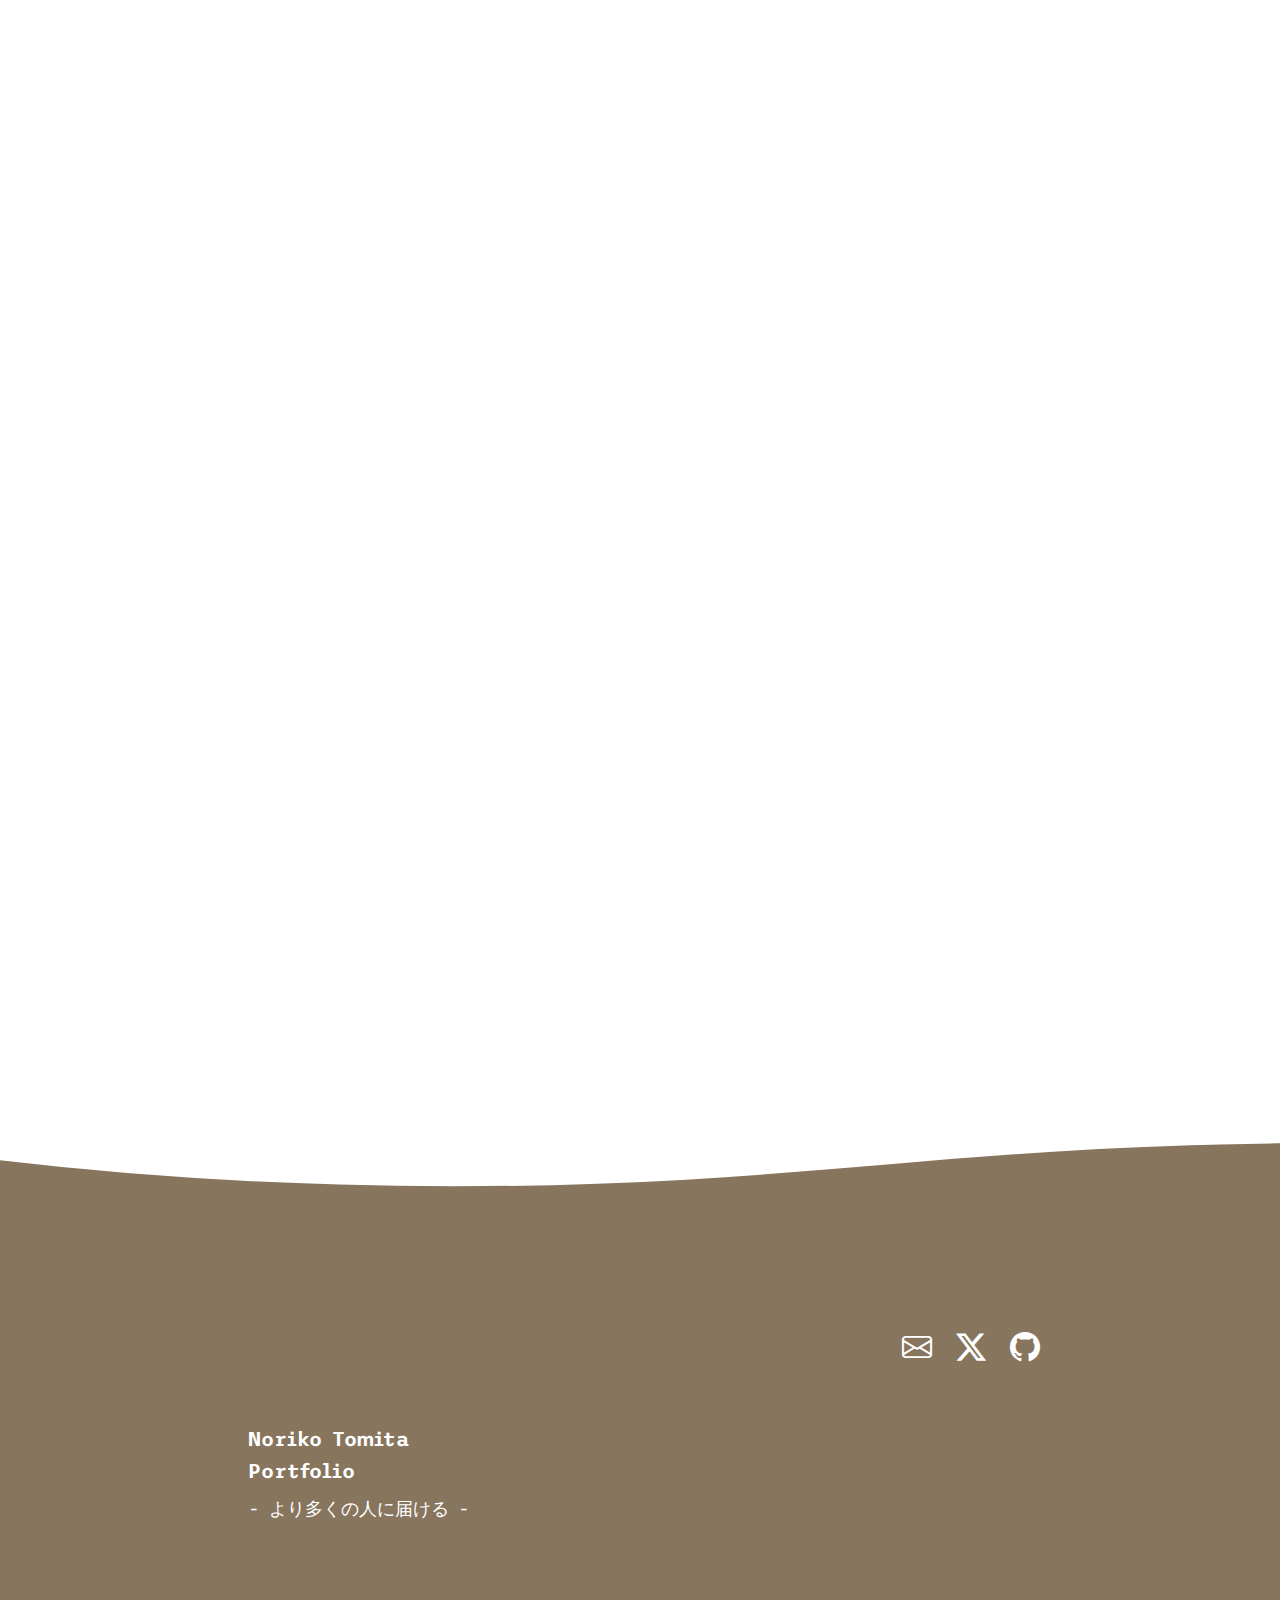
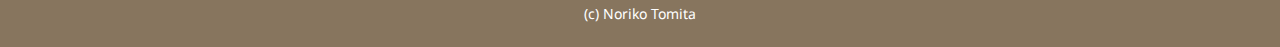
<file: works/andante.html>
<!DOCTYPE html>
<html lang="ja">
<head>
  <meta charset="UTF-8">
  <meta http-equiv="X-UA-Compatible" content="IE=edge">
  <meta name="viewport" content="width=device-width, initial-scale=1.0">
  <title>Andante ピアノ教室 | Works | Noriko Tomita Portfolio</title>
  <link rel="shortcut icon" href="../img/favicon.ico">
  <link rel="preconnect" href="https://fonts.googleapis.com">
  <link rel="preconnect" href="https://fonts.gstatic.com" crossorigin>
  <link href="https://fonts.googleapis.com/css2?family=Noto+Sans&family=Trispace:wght@400;500;600&family=Zen+Maru+Gothic&display=swap" rel="stylesheet">
  <link rel="stylesheet" href="https://cdn.jsdelivr.net/npm/bootstrap-icons@1.11.1/font/bootstrap-icons.css">
  <link
  rel="stylesheet"
  href="https://cdn.jsdelivr.net/npm/swiper@8/swiper-bundle.min.css"
/>
  <link rel="stylesheet" href="../css/style.css">
  <link rel="stylesheet" href="../css/profile.css">
  <link rel="stylesheet" href="../css/works.css">
</head>
<body>
  <div id="loading">
    <div class="spinner">
      <div class="bounce1"></div>
      <div class="bounce2"></div>
      <div class="bounce3"></div>
    </div>
  </div>
  <header>
    <div class="container">
      <div class="header-title">
        <a href="../index.html">
          <h1 class="title">
            Noriko Tomita<br>Portfolio
           </h1>
           <p class="header-subtitle title">- より多くの人に届ける -</p>
        </a>
      </div>

       <div id="hamburger">
        <span></span>
        <span></span>
        <span></span>
      </div>

      <nav id="header-nav">
        <ul class="menu">
          <li><a href="../index.html">Home</a></li>
          <li><a href="../profile/index.html">Profile</a></li>
          <li><a href="../index.html#skills">Skills</a></li>
          <li><a href="../works/all-works.html">Works</a></li>
          <li><a href="../index.html#contact">Contact</a></li>
        </ul>
      </nav>
    </div>

    <nav id="navi">
      <div class="container">
        <h1 class="nav-title title">
          Noriko Tomita<br>Portfolio
         </h1>
         <p class="nav-subtitle title">- より多くの人に届ける -</p>
        <ul class="menu hamburger-menu">
          <li><a href="../index.html">Home</a></li>
          <li><a href="../profile/index.html">Profile</a></li>
          <li><a href="../index.html#skills">Skills</a></li>
          <li><a href="../works/all-works.html">Works</a></li>
          <li><a href="../index.html#contact">Contact</a></li>
        </ul>
      </div>
    </nav>
  </header>
  <main>
    <div id="works-details">
      <div class="wave">
        <canvas></canvas>
        <h2 class="section-title title">Works</h2>
      </div>

      <div class="works-details-contents">
         <div class="custom-shape-divider-top-1692106993">
          <svg data-name="Layer 1" xmlns="http://www.w3.org/2000/svg" viewBox="0 0 1200 120" preserveAspectRatio="none">
              <path d="M321.39,56.44c58-10.79,114.16-30.13,172-41.86,82.39-16.72,168.19-17.73,250.45-.39C823.78,31,906.67,72,985.66,92.83c70.05,18.48,146.53,26.09,214.34,3V0H0V27.35A600.21,600.21,0,0,0,321.39,56.44Z" class="shape-fill"></path>
          </svg>
        </div>
        <section class="works-title-top">
          <div class="container">
            <div class="works-title animate from-bottom">
              <p class="works-subtitle">音楽とともに歩む　広がる未来</p>
              <h2>Andante  ピアノ教室</h2>
              <p class="category">Website</p>
            </div>
  
            <div id="visit-btn-lg">
              <a class="button link-btn animate from-bottom" href="https://tomatonft.github.io/andante-piano/" target="_blank" rel="noopener noreferrer">Visit Site</a>
            </div>
          </div>

          <div class="container mockup animate from-bottom">
            <a href="https://tomatonft.github.io/andante-piano/" target="_blank" rel="noopener noreferrer">
              <img class="mockup-image" src="../img/mockup-andante.png" loading=”lazy” alt="「アンダンテピアノ教室」のモックアップです。">
            </a>
          </div>
        </section>
      
        <section class="concept">
          <div class="container">
            <h3 class="works-details-section-title animate from-bottom">concept</h3>

            <div class="works-details-inner">
              <p class="works-details-text animate from-bottom">
                都心に近く、緑が多い街 流山市に音楽教室を開室するとしたら...
                音楽学部出身者として、どのような設計が求められるか考えて作成しました。
                どのようにしたら体験レッスンやお問い合わせの行動に移していただけるかを考え、お問い合わせページへのボタンを目立たせるページづくりを心がけました。
                スマートフォンからの閲覧が多いことを想定し、レスポンシブにも対応しています。
              </p>
            </div>
          </div>
        </section>

        <section class="design">
          <div class="container">
            <h3 class="works-details-section-title animate from-bottom">design</h3>

            <div class="works-details-inner">
              <p class="works-details-text animate from-bottom">
                小さなお子様のいらっしゃる保護者様が主なターゲットで、親しみやすさ、子どもらしさを意識しました。「音楽とともに歩む 広がる未来」というコンセプトの教室のため、音符が羽ばたくイメージのロゴを作成しました。流山市の街のコンセプトに合わせて、ロゴやバナー、セクションタイトルなどに深緑を採用しました。
              </p>
    
              <div class="colors-samples andante">
                <div class="banner animate from-bottom">
                  <img src="img/andante/andante-banner.png" loading=”lazy” alt="「アンダンテピアノ教室」のバナーです。">
                </div>

                <ul class="colors-samples-1">
                  <li class="color animate from-bottom">＃F6B7AA</li>
                  <li class="color animate from-bottom">＃FAE06A</li>
                  <li class="color animate from-bottom">＃0E536D</li>
                </ul>
              </div>
            </div>
          </div>
        </section>

        <section class="contents">
          <div class="container">
            <div>
              <h3 class="works-details-section-title animate from-bottom">contents</h3>
            </div>

            <div class="works-details-inner">
              <p class="works-details-text animate from-bottom">
                ヒーローエリアの画像とメッセージは、３種類あり、アニメーションで切り替えながら表示しています。
              </p>
  
              <div class="hero contents-img">
                <div class="hero-lg">
                  <img class="animate from-bottom" src="img/andante/andante-hero-lg-1.jpg" loading=”lazy” alt="PC版「アンダンテピアノ教室」のヒーローエリアの画像です。">
                  <img class="animate from-bottom" src="img/andante/andante-hero-lg-2.jpg" loading=”lazy” alt="PC版「アンダンテピアノ教室」のヒーローエリアの画像です。">
                  <img class="animate from-bottom" src="img/andante/andante-hero-lg-3.jpg" loading=”lazy” alt="PC版「アンダンテピアノ教室」のヒーローエリアの画像です。">
                </div>
                
                <div class="hero-sm">
                  <img class="animate from-bottom" src="img/andante/andante-hero-sm-1.jpg" loading=”lazy” alt="スマートフォン版「アンダンテピアノ教室」のヒーローエリアの画像です。">
                  <img class="animate from-bottom" src="img/andante/andante-hero-sm-2.jpg" loading=”lazy” alt="スマートフォン版「アンダンテピアノ教室」のヒーローエリアの画像です。">
                  <img class="animate from-bottom" src="img/andante/andante-hero-sm-3.jpg" loading=”lazy” alt="スマートフォン版「アンダンテピアノ教室」のヒーローエリアの画像です。">
                </div>
              </div>
  
              <div class="features contents-inner">
                <p class="works-details-text animate from-bottom">
                  教室の特色・指導方針もレスポンシブ対応で伝わりやすくなるよう工夫しました。
                </p>
  
                <div class="screen-shots-2 contents-img">
                  <div class="screen-shots-lg andante-features-lg animate from-bottom">
                    <img src="img/andante/andante-features-lg.jpg" loading=”lazy” alt="PC版「アンダンテピアノ教室」の特徴を説明している部分の画像です。">
                  </div>
                  <div class="screen-shots-sm andante-features-sm animate from-bottom">
                    <img src="img/andante/andante-features-sm.jpg" loading=”lazy” alt="スマートフォン版「アンダンテピアノ教室」の特徴を説明している部分の画像です。">
                  </div>
                </div>
              </div>
  
              <div class="others contents-inner">
                <p class="works-details-text animate from-bottom">講師の活動紹介や所在地、料金表を見ながら、お問合せページにも行きやすくなるよう、ボタンを固定で表示しています。
                </p>
  
                <div class="others-img contents-img">
                  <div class="others-lg">
                    <img class="animate from-bottom" src="img/andante/andante-others-lg-1.jpg" loading=”lazy” alt="PC版「アンダンテピアノ教室」の講師紹介の画像です。">
                    <img class="animate from-bottom" src="img/andante/andante-others-lg-2.jpg" loading=”lazy” alt="PC版「アンダンテピアノ教室」の教室ブログの画像です。">
                    <img class="animate from-bottom" src="img/andante/andante-others-lg-3.jpg" loading=”lazy” alt="PC版「アンダンテピアノ教室」のアクセスの画像です。">
                    <img class="animate from-bottom" src="img/andante/andante-others-lg-4.jpg" loading=”lazy” alt="PC版「アンダンテピアノ教室」の料金表の画像です。">
                  </div>
                  <div class="others-sm">
                    <img class="animate from-bottom" src="img/andante/andante-others-sm-1.jpg" loading=”lazy” alt="スマートフォン版「アンダンテピアノ教室」の講師紹介の画像です。">
                    <img class="animate from-bottom" src="img/andante/andante-others-sm-2.jpg" loading=”lazy” alt="スマートフォン版「アンダンテピアノ教室」の教室ブログの画像です。">
                    <img class="animate from-bottom" src="img/andante/andante-others-sm-3.jpg" loading=”lazy” alt="スマートフォン版「アンダンテピアノ教室」のアクセスの画像です。">
                    <img class="animate from-bottom" src="img/andante/andante-others-sm-4.jpg" loading=”lazy” alt="スマートフォン版「アンダンテピアノ教室」の料金表の画像です。">
                  </div>
                </div>
              </div>
  
              <div class="contact-form contents-inner">
                <p class="works-details-text animate from-bottom">
                  お問合せフォームも実装しました。
                </p>
  
                <div class="contact-form-img contents-img animate from-bottom">
                  <img src="img/andante/andante-contact.jpg" loading=”lazy” alt="PC版「アンダンテピアノ教室」のお問い合わせフォームの画像です。">
                </div>
              </div>
            </div>
          </div>
        </section>

        <section class="data">
          <div class="container">
            <h3 class="works-details-section-title animate from-bottom">data</h3>

            <div class="works-details-inner">
              <ul class="data-list">
                <li class="animate from-bottom">
                  <span>制作範囲</span>
                  企画・サイト設計・デザイン・コーディング
                </li>
                <li class="animate from-bottom">
                  <span>制作期間</span>
                  2022年8月〜 約1か月
                </li>
                <li class="animate from-bottom">
                  <span>使用ツール</span>
                  Figma(デザイン), <br>
                  Visual Studio Code(コーディング）
                </li>
                <li class="animate from-bottom">
                  <span>使用言語</span>
                  HTML, CSS, JavaScript, jQuery
                </li>
                <li class="animate from-bottom">
                  <span>url</span>
                  https://tomatonft.github.io/andante-piano/
                </li>
              </ul>
            </div>
          </div>
        </section> 
      </div>
       <div class="gradient-bg"></div>
    </div>

    <div id="other-works">
      <div class="wave">
        <canvas></canvas>
        <h2 class="section-title title">Other Works</h2>
      </div>

      <div class="works-contents">
        <div class="container">
          <ul class="works-list">
            <li class="swiper-slide animate from-bottom">
              <div class="item">
                <a href="../works/megumi-anami.html">
                  <img class="mockup-image" src="../img/mockup-megumi-anami.png" loading=”lazy” alt="「穴見めぐみ 作曲家・ピアニスト」のモックアップです。">

                  <h3 class="swiper-title swiper-title-short"><span class="works-title-underline">穴見めぐみ 作曲家・ピアニスト</span></h3>
                  <p class="category">Website</p>
                  <p class="swiper-text">作曲家・ピアニストのWebサイトを作成しました。最新の活動内容とプロフィール、過去の活動履歴をシンプルに、わかりやすく紹介できるページとなるよう工夫しました。</p>
                </a>
              </div>
            </li>

            <li class="swiper-slide animate from-bottom">
              <div class="item">
                <a href="../works/portfolio.html">
                  <img class="mockup-image" src="../img/mockup-noriko-tomita.png" loading=”lazy” alt="「Noriko Tomita Portfolio」のモックアップです。">

                  <h3 class="swiper-title swiper-title-short"><span class="works-title-underline">Noriko Tomita Portfolio</span></h3>
                  <p class="category">Website</p>
                  <p class="swiper-text">当サイトです。2021年10月以降の1年間で作成したウェブサイトの紹介をするポートフォリオサイトです。サイト設計・デザイン・コーディングを一人で行いました。</p>
                </a>
              </div>
            </li>

            <li class="swiper-slide animate from-bottom">
              <div class="item">
                <a href="../works/soin-company.html">
                  <img class="mockup-image" src="../img/mockup-soin-company.png" loading=”lazy” alt="化粧品LP「ソワン ミネラル美容クリーム」のモックアップです。">

                  <h3 class="swiper-title"><span class="works-title-underline">ソワン<br>ミネラル美容クリーム</span></h3>
                  <p class="category">Website</p>
                  <p class="swiper-text">架空の美容クリームのランディングページを制作しました。乾燥が気になる秋・冬を前に購入促進のためのキャンペーンを実施するという設定でサイト設計・デザイン・コーディングを一人で行いました。</p>
                </a>
              </div>
            </li>

            <li class="swiper-slide animate from-bottom">
              <div class="item">
                <a href="../works/kyusyoku-pan.html">
                  <img class="mockup-image" src="../img/mockup-kyusyoku-pan.png" loading=”lazy” alt="「二五六区の給食ぱん屋」のモックアップです。">

                  <h3 class="swiper-title swiper-title-short"><span class="works-title-underline">二五六区の給食ぱん屋</span></h3>
                  <p class="category">Website</p>
                  <p class="swiper-text">2023年04月24日開講の256times「フロントエンド案件修行 給食ぱん屋編」に参加し、制作しました。 5日間で1ページのサイトを作り上げることが課題で、ロゴや写真素材、架空案件の設定の提供がありました。</p>
                </a>
              </div>
            </li>

            <li class="swiper-slide animate from-bottom">
              <div class="item">
                <a href="../works/noriko-fujiwara.html">
                  <img class="mockup-image" src="../img/mockup-noriko-fujiwara.png" loading=”lazy” alt="「作曲家 藤原典子」のモックアップです。">

                  <h3 class="swiper-title swiper-title-short"><span class="works-title-underline">作曲家 藤原典子</span></h3>
                  <p class="category">Website</p>
                  <p class="swiper-text">作曲家 藤原典子のウェブサイトを制作しました。東京藝術大学音楽学部作曲科を卒業後、作曲、編曲、後進の指導などを行なっている音楽家のページです。</p>
                </a>
              </div>
            </li>

            <li class="swiper-slide animate from-bottom">
              <div class="item">
                <a href="../works/music-quiz.html">
                  <img class="mockup-image" src="../img/mockup-musicquiz.png" loading=”lazy” alt="「おんがくクイズ」のモックアップです。">

                  <h3 class="swiper-title swiper-title-short"><span class="works-title-underline">おんがくクイズ</span></h3>
                  <p class="category">Website</p>
                  <p class="swiper-text">音符を学びはじめたお子さまのための音当てクイズゲームです。 音楽の初心者を教える仕事をしてきた経験と、Web制作の経験を活かした音当てクイズゲームを作成しました。</p>
                </a>
              </div>
            </li>

            <li class="swiper-slide animate from-bottom">
              <div class="item">
                <a href="../works/usagi-an.html">
                  <img class="mockup-image" src="../img/mockup-usagi-an.png" loading=”lazy” alt="「うさぎ庵」のモックアップです。">

                  <h3 class="swiper-title swiper-title-short"><span class="works-title-underline">うさぎ庵</span></h3>
                  <p class="category">Website</p>
                  <p class="swiper-text">架空の「台東区の和菓子屋さん」をテーマにサイト設計・デザイン・コーディングを一人で行いました。</p>
                </a>
              </div>
            </li>
          </ul>

          <a class="button link-btn animate from-bottom" href="all-works.html">View All Works</a>

        </div>
      </div>
    </div>

    <a id="visit-btn-sm" href="https://tomatonft.github.io/andante-piano/" target="_blank" rel="noopener noreferrer" class="button link-btn">
      Visit Site
    </a> 
  </main>

  <footer>
    <div class="custom-shape-divider-top-1692106993">
      <svg data-name="Layer 1" xmlns="http://www.w3.org/2000/svg" viewBox="0 0 1200 120" preserveAspectRatio="none">
          <path d="M321.39,56.44c58-10.79,114.16-30.13,172-41.86,82.39-16.72,168.19-17.73,250.45-.39C823.78,31,906.67,72,985.66,92.83c70.05,18.48,146.53,26.09,214.34,3V0H0V27.35A600.21,600.21,0,0,0,321.39,56.44Z" class="shape-fill"></path>
      </svg>
    </div>
    <div class="container">
      <nav class="footer-nav">
        <ul>
          <li><a class="button animate from-bottom" href="../index.html">Home</a></li>
          <li><a class="button animate from-bottom" href="../profile/index.html">Profile</a></li>
          <li><a class="button animate from-bottom" href="../index.html#skills">Skills</a></li>
          <li><a class="button animate from-bottom" href="../works/all-works.html">Works</a></li>
          <li><a class="button animate from-bottom" href="../index.html#contact">Contact</a></li>
        </ul>
      </nav>
  
      <ul class="footer-icons">
        <li>
          <a href="mailto:info@noriko-tomita-web.com"><i class="bi bi-envelope"></i></a>
        </li>
        <li>
          <a href="https://twitter.com/Mirai36238644" target="_blank" rel="noopener noreferrer"><i class="bi bi-twitter-x"></i></a>
        </li>
        <li>
          <a href="https://github.com/tomatonft" target="_blank" rel="noopener noreferrer"><i class="bi bi-github"></i></a>
        </li>
      </ul>
  
      <div class="footer-text">
        <a href="../index.html">
          <h1 class="footer-title title">
            Noriko Tomita<br>Portfolio
           </h1>
           <p class="footer-subtitle title">- より多くの人に届ける -</p>
        </a>
      </div>
  
      <small>(c) Noriko Tomita</small>
    </div>
  
  </footer>
  <div id="cursor"></div>
  <script src="https://cdn.jsdelivr.net/npm/swiper@8/swiper-bundle.min.js"></script>
  <script src="../js/main.js"></script>
  <script src="../js/works.js"></script>
  <script src="../js/headerNav.js"></script>
</body>
</html>
</file>
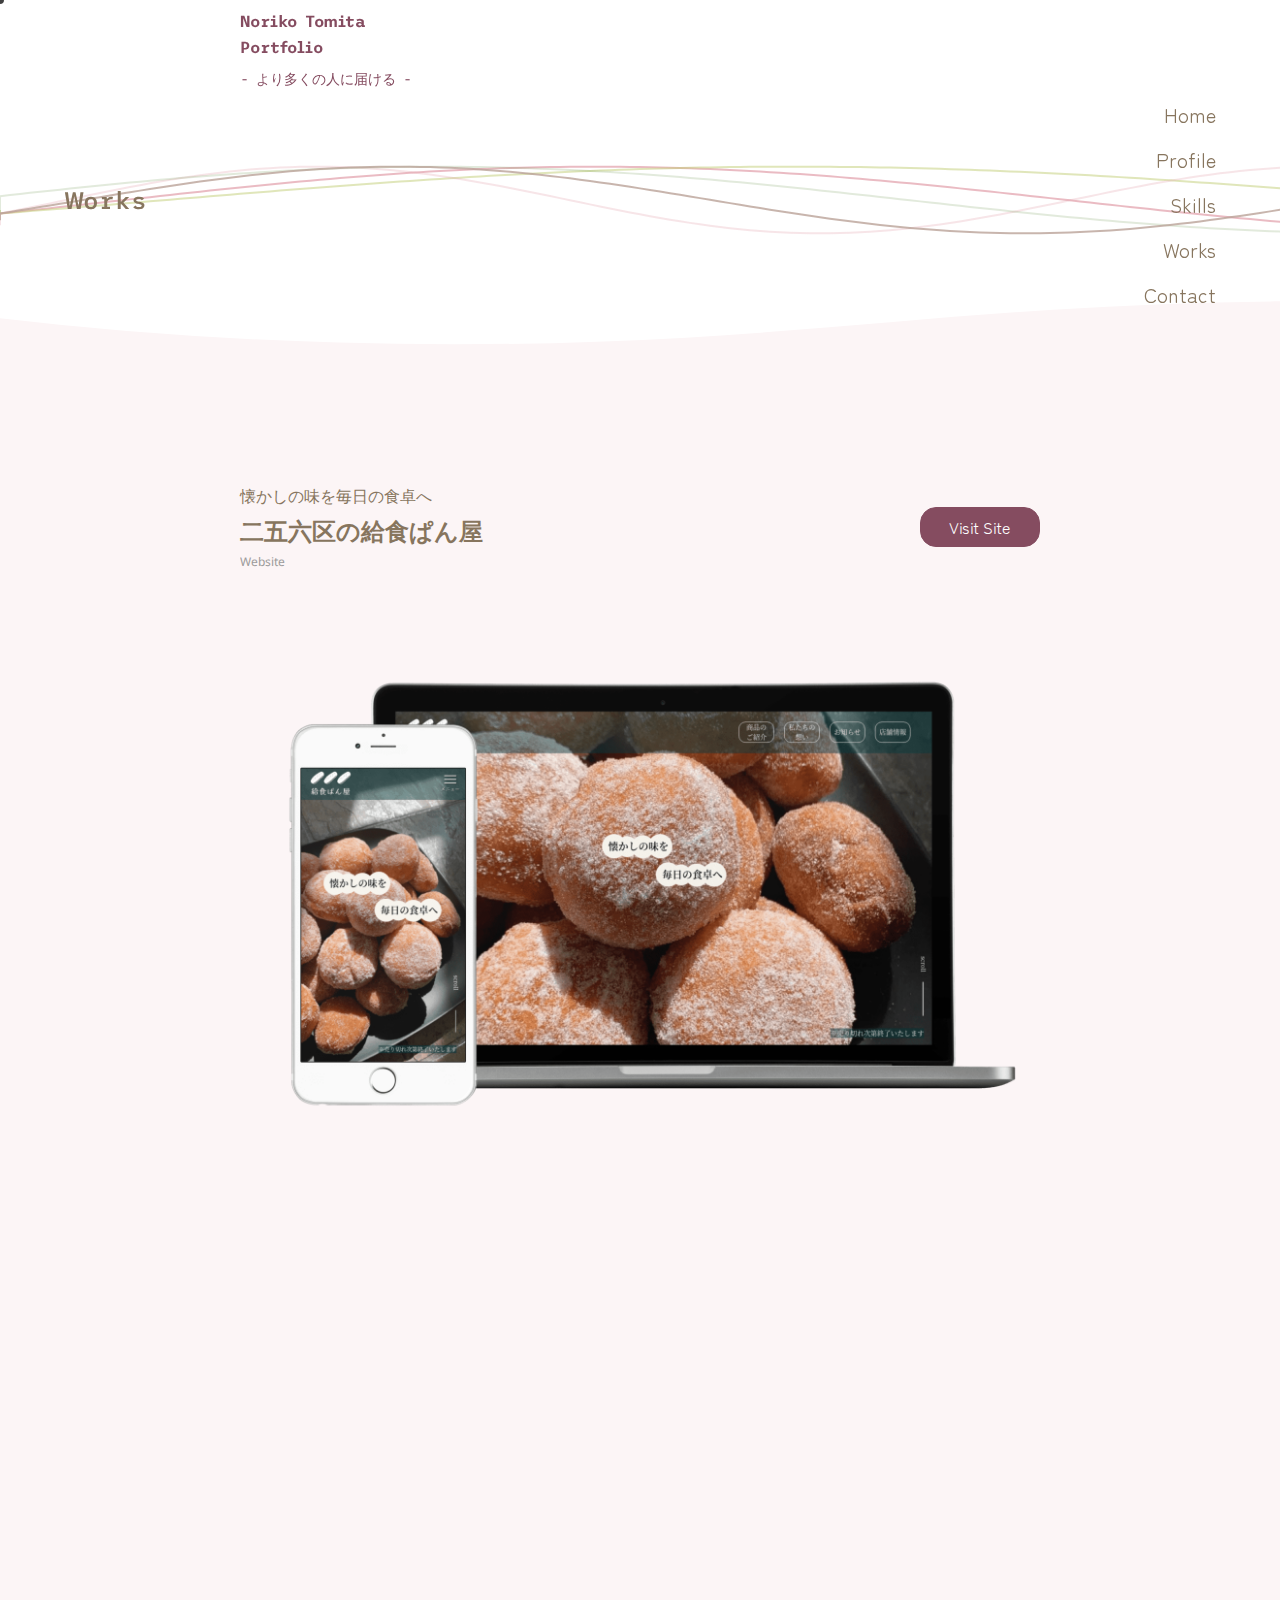
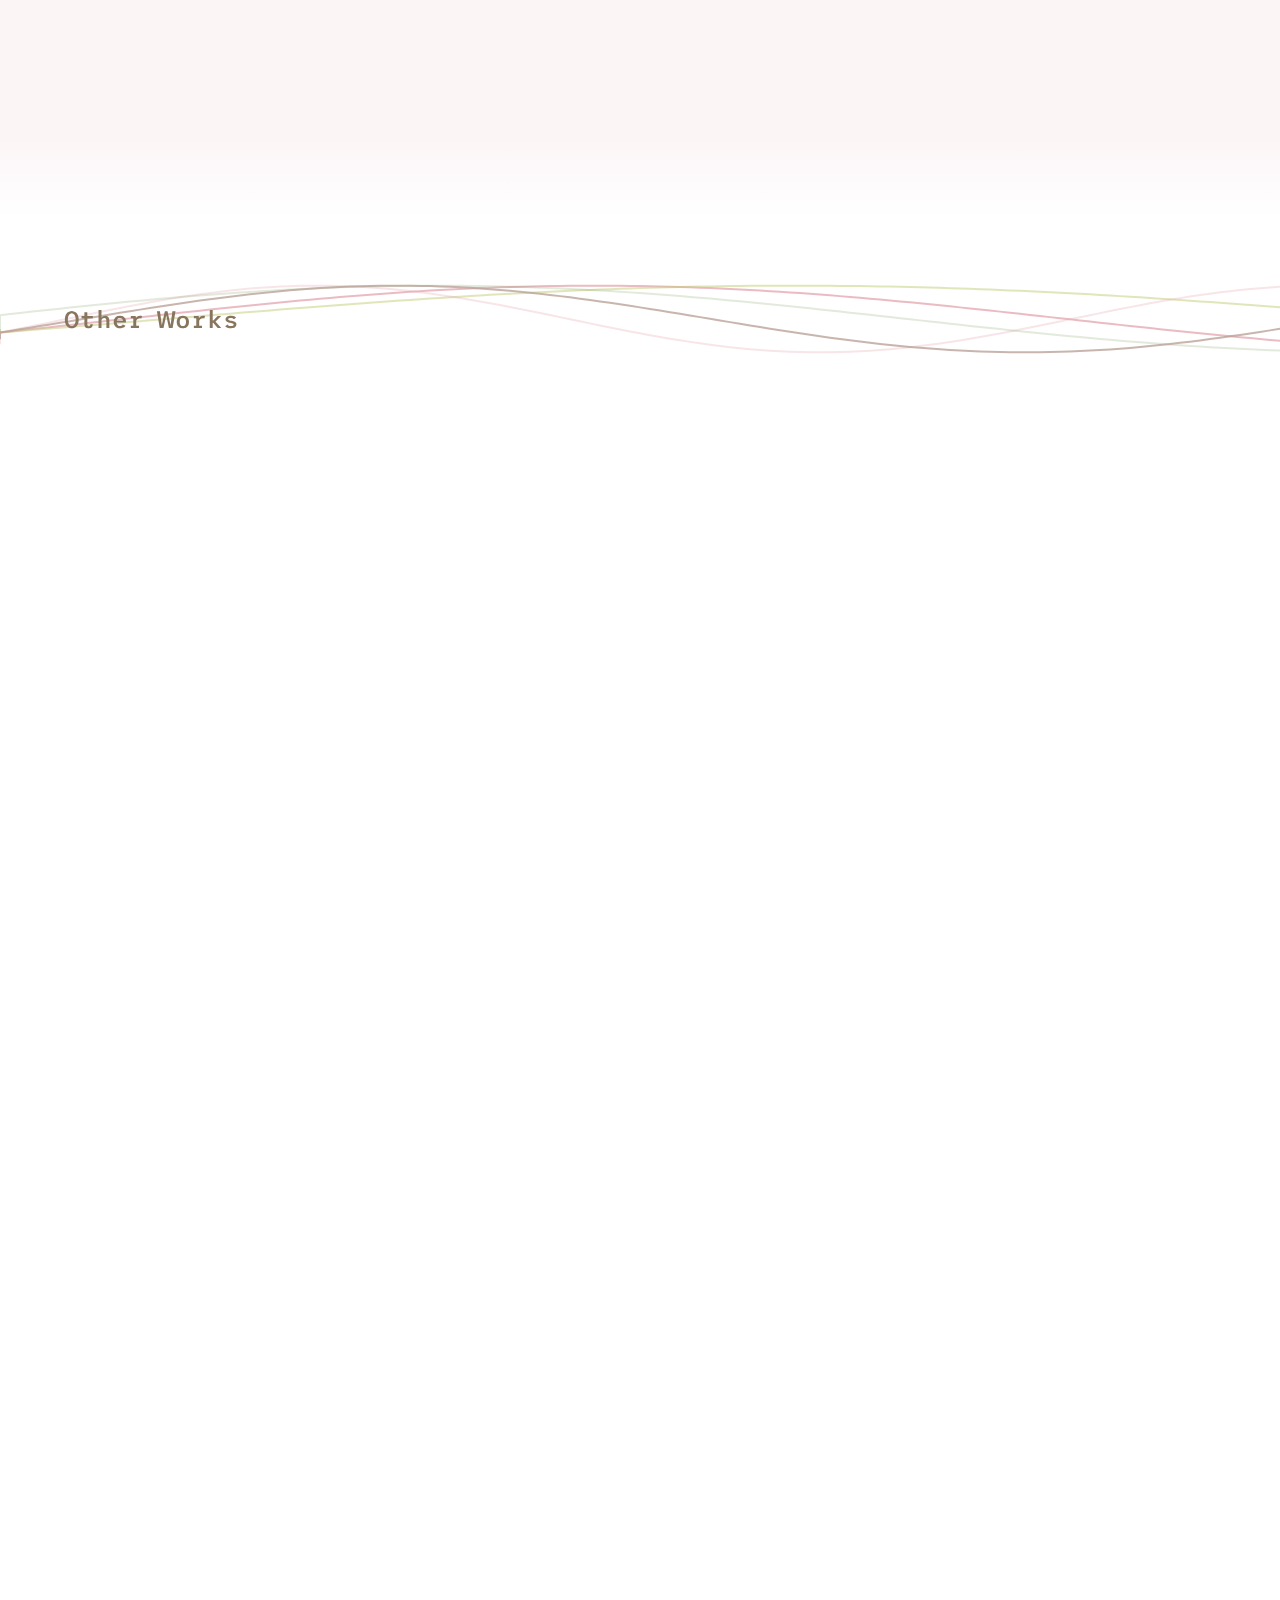
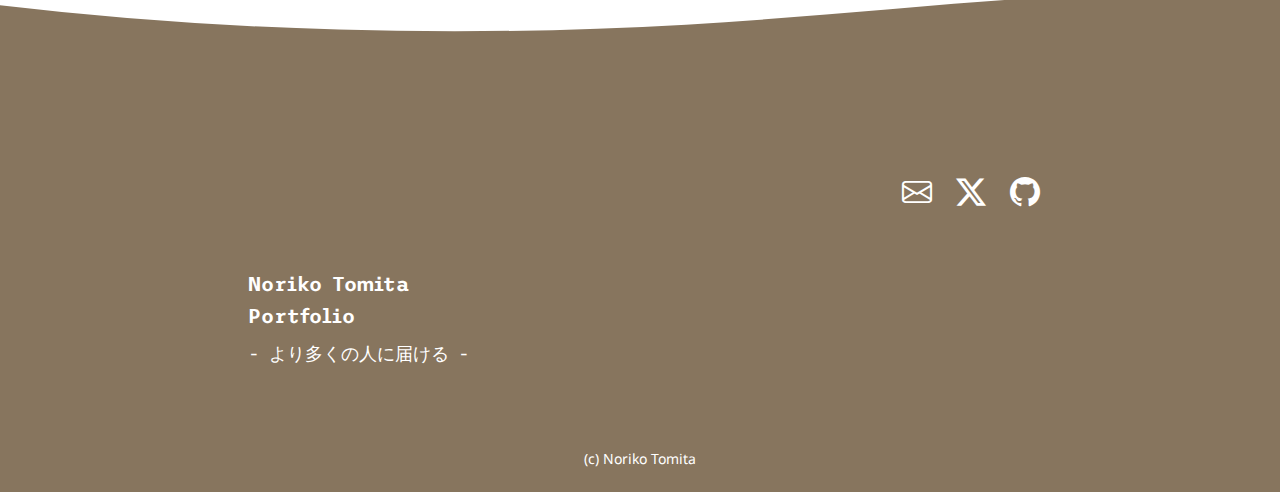
<file: works/kyusyoku-pan.html>
<!DOCTYPE html>
<html lang="ja">
<head>
  <meta charset="UTF-8">
  <meta http-equiv="X-UA-Compatible" content="IE=edge">
  <meta name="viewport" content="width=device-width, initial-scale=1.0">
  <title>二五六区の給食ぱん屋 | Works | Noriko Tomita Portfolio</title>
  <link rel="shortcut icon" href="../img/favicon.ico">
  <link rel="preconnect" href="https://fonts.googleapis.com">
  <link rel="preconnect" href="https://fonts.gstatic.com" crossorigin>
  <link href="https://fonts.googleapis.com/css2?family=Noto+Sans&family=Trispace:wght@400;500;600&family=Zen+Maru+Gothic&display=swap" rel="stylesheet">
  <link rel="stylesheet" href="https://cdn.jsdelivr.net/npm/bootstrap-icons@1.11.1/font/bootstrap-icons.css">
  <link
  rel="stylesheet"
  href="https://cdn.jsdelivr.net/npm/swiper@8/swiper-bundle.min.css"
/>
  <link rel="stylesheet" href="../css/style.css">
  <link rel="stylesheet" href="../css/profile.css">
  <link rel="stylesheet" href="../css/works.css">
</head>
<body>
  <div id="loading">
    <div class="spinner">
      <div class="bounce1"></div>
      <div class="bounce2"></div>
      <div class="bounce3"></div>
    </div>
  </div>
  <header>
    <div class="container">
      <div class="header-title">
        <a href="../index.html">
          <h1 class="title">
            Noriko Tomita<br>Portfolio
           </h1>
           <p class="header-subtitle title">- より多くの人に届ける -</p>
        </a>
      </div>

       <div id="hamburger">
        <span></span>
        <span></span>
        <span></span>
      </div>

      <nav id="header-nav">
        <ul class="menu">
          <li><a href="../index.html">Home</a></li>
          <li><a href="../profile/index.html">Profile</a></li>
          <li><a href="../index.html#skills">Skills</a></li>
          <li><a href="../works/all-works.html">Works</a></li>
          <li><a href="../index.html#contact">Contact</a></li>
        </ul>
      </nav>
    </div>

    <nav id="navi">
      <div class="container">
        <h1 class="nav-title title">
          Noriko Tomita<br>Portfolio
         </h1>
         <p class="nav-subtitle title">- より多くの人に届ける -</p>
        <ul class="menu hamburger-menu">
          <li><a href="../index.html">Home</a></li>
          <li><a href="../profile/index.html">Profile</a></li>
          <li><a href="../index.html#skills">Skills</a></li>
          <li><a href="../works/all-works.html">Works</a></li>
          <li><a href="../index.html#contact">Contact</a></li>
        </ul>
      </div>
    </nav>
  </header>
  <main>
    <div id="works-details">
      <div class="wave">
        <canvas></canvas>
        <h2 class="section-title title">Works</h2>
      </div>

      <div class="works-details-contents">
        <div class="custom-shape-divider-top-1692106993">
          <svg data-name="Layer 1" xmlns="http://www.w3.org/2000/svg" viewBox="0 0 1200 120" preserveAspectRatio="none">
              <path d="M321.39,56.44c58-10.79,114.16-30.13,172-41.86,82.39-16.72,168.19-17.73,250.45-.39C823.78,31,906.67,72,985.66,92.83c70.05,18.48,146.53,26.09,214.34,3V0H0V27.35A600.21,600.21,0,0,0,321.39,56.44Z" class="shape-fill"></path>
          </svg>
        </div>
        <section class="works-title-top">
          <div class="container">
            <div class="works-title animate from-bottom">
              <p class="works-subtitle">懐かしの味を毎日の食卓へ</p>
              <h2>二五六区の給食ぱん屋</h2>
              <p class="category">Website</p>
            </div>
  
            <div id="visit-btn-lg">
              <a class="button link-btn animate from-bottom" href="https://tomatonft.github.io/kyusyoku-pan/" target="_blank" rel="noopener noreferrer">Visit Site</a>
            </div>
          </div>

          <div class="container mockup animate from-bottom">
            <a href="https://tomatonft.github.io/kyusyoku-pan/" target="_blank" rel="noopener noreferrer">
              <img class="mockup-image" src="../img/mockup-kyusyoku-pan.png" loading=”lazy” alt="「二五六区の給食ぱん屋」のモックアップです。">
            </a>
          </div>
        </section>
      
        <section class="concept">
          <div class="container">
            <h3 class="works-details-section-title animate from-bottom">concept</h3>

            <div class="works-details-inner">
              <p class="works-details-text kyusyoku-pan animate from-bottom">
                2023年04月24日開講の<a href="https://256times.com/" target="_blank" rel="noopener noreferrer">256times</a>「フロントエンド案件修行 給食ぱん屋編」に参加し、制作しました。 
                256timesは「書いて、読んで、ともに学ぶ参加型プログラミング勉強会」(<a href="https://dotinstall.com/" target="_blank" rel="noopener noreferrer">株式会社ドットインストール</a>運営）で、給食ぱん屋編のクラスでは日替わりで伝えられる仕様をもとに、5日間で1ページのサイトを作り上げることが課題でした。ロゴや写真素材、架空案件の設定の提供がありました。
                <a href="https://tomatonft.github.io/kyusyokupan-ver1/" target="_blank" rel="noopener noreferrer">初稿</a>では、５日間という短い制作期間だっため、要素を揃えることと、取り急ぎ見た目を整えることで精一杯となってしまいました。 後日改めて時間を取り、全体的に直線的だったデザインに丸みを持たせたり、イラスト要素を増やして親近感を出せるよう工夫しました。 レスポンシブに対応させ、アニメーションで動きをつける変更をしました。
              </p>
            </div>
          </div>
        </section>

        <section class="design">
          <div class="container">
            <h3 class="works-details-section-title animate from-bottom">design</h3>

            <div class="works-details-inner">
              <p class="works-details-text animate from-bottom">
                「給食」といえば、給食当番の白衣や、純粋だった子ども心などを連想しました。白と黒、パンをイメージした薄いオレンジを基調としたシンプルな色使いにすることにしました。 お客さんのターゲットは過去を懐かしむ40-50代の大人で、大人びた雰囲気を表すためにセリフ体を使うことにしました。 故郷に帰るような、安心感、親近感を持ってもらえるようなサイト作りができたらと、丸みを持たせデザインを取り入れました。
              </p>
    
              <div class="colors-samples kyusyoku-pan">
                <ul class="colors-samples-1">
                  <li class="color animate from-bottom">＃FFFFFF</li>
                  <li class="color animate from-bottom">＃000000</li>
                </ul>
                <ul class="colors-samples-2">
                  <li class="color animate from-bottom">＃FBF8EF</li>
                  <li class="color animate from-bottom">＃FDD89D</li>       
                </ul>
              </div>
            </div>
          </div>
        </section>

        <section class="contents">
          <div class="container">
            <div>
              <h3 class="works-details-section-title animate from-bottom">contents</h3>
            </div>

            <div class="works-details-inner">
              <p class="works-details-text animate from-bottom">
                メインビジュアルの背景にはパンの写真を配置し、「思い出の給食パンを、手軽に、たくさんの人に食べてもらいたい」という創業の想いを「懐かしの味を　毎日の食卓へ」というキャッチフレーズで表現しました。また、キャッチフレーズのテキストが写真の背景に埋もれてしまわないよう、パンをイメージした薄オレンジの図形を敷きました。
              </p>
  
              <div class="screen-shots-2 contents-img">
                <div class="screen-shots-lg kyusyoku-hero-lg animate from-bottom">
                  <img src="img/kyusyoku-pan/kyusyoku-hero-lg.jpg" loading=”lazy” alt="PC版「二五六区の給食ぱん屋」のヒーローエリアの画像です。">
                </div>
                <div class="screen-shots-sm animate kyusyoku-hero-sm from-bottom">
                  <img src="img/kyusyoku-pan/kyusyoku-hero-sm.jpg" loading=”lazy” alt="スマートフォン版「二五六区の給食ぱん屋」のヒーローエリアの画像です。">
                </div>
              </div>
  
              <div class="products contents-inner">
                <p class="works-details-text animate from-bottom">
                  商品紹介のセクションでは、イラストを用いたり、PCでは互い違いのレイアウトにするなど、楽しげな雰囲気を演出しました
                </p>
                
                <div class="screen-shots-2 contents-img">
                  <div class="screen-shots-lg kyusyoku-products-lg animate from-bottom">
                    <img src="img/kyusyoku-pan/kyusyoku-products-lg.jpg" loading=”lazy” alt="PC版「二五六区の給食ぱん屋」の商品紹介の画像です。">
                  </div>
                  <div class="screen-shots-sm animate kyusyoku-products-sm from-bottom">
                    <img src="img/kyusyoku-pan/kyusyoku-products-sm.jpg" loading=”lazy” alt="スマートフォン版「二五六区の給食ぱん屋」の商品紹介の画像です。">
                  </div>
                </div>
              </div>
  
              <div class="concepts contents-inner">
                <p class="works-details-text animate from-bottom">
                  お店のコンセプト紹介部分は、創業の熱い想いをしっかり伝えるため、背景を濃くしました。スクロールすると代表の似顔絵と吹き出しの言葉が左からアニメーションで出てきて、目を引くよう工夫しました。
                </p>
  
                <div class="screen-shots-2 contents-img">
                  <div class="screen-shots-lg kyusyoku-concept-lg animate from-bottom">
                    <img src="img/kyusyoku-pan/kyusyoku-concept-lg.jpg" loading=”lazy” alt="PC版「二五六区の給食ぱん屋」のコンセプト紹介の画像です。">
                  </div>
                  <div class="screen-shots-sm kyusyoku-concept-sm animate from-bottom">
                    <img src="img/kyusyoku-pan/kyusyoku-concept-sm.jpg" loading=”lazy” alt="スマートフォン版「二五六区の給食ぱん屋」のコンセプト紹介の画像です。">
                  </div>
                </div>
              </div>
  
              <div class="news contents-inner">
                <p class="works-details-text animate from-bottom">
                  ニュースのセクションでは、トップページでは写真とタイトルのみ表示させ、記事は下層ページで読んでもらう構成になっています。クリックしたら記事のページに遷移することが分かるよう、テキストに下線と矢印を付け、PC版ではホバーした時の動きを付けています。
                </p>
  
                <div class="screen-shots-2 contents-img">
                  <div class="screen-shots-lg kyusyoku-news-lg animate from-bottom">
                    <img src="img/kyusyoku-pan/kyusyoku-news-lg.jpg" loading=”lazy” alt="PC版「二五六区の給食ぱん屋」のニュースセクションの画像です。">
                  </div>
                  <div class="screen-shots-sm kyusyoku-news-sm animate from-bottom">
                    <img src="img/kyusyoku-pan/kyusyoku-news-sm.jpg" loading=”lazy” alt="スマートフォン版「二五六区の給食ぱん屋」のニュースセクションの画像です。">
                  </div>
                </div>
              </div>
  
              <div class="kyusyoku-info contents-inner">
                <p class="works-details-text animate from-bottom">
                  店舗情報のセクションでは、イラストで温かみのある地図を掲載し、より詳しく知るためにGoogle Mapへのリンクボタンを配置しています。また、フッターでは各セクションへのリンクと共に、Instagram, X(旧Twitter), Facebookへのリンクも設置しました。
                </p>
  
                <div class="screen-shots-2 contents-img">
                  <div class="screen-shots-lg kyusyoku-info-lg animate from-bottom">
                    <img src="img/kyusyoku-pan/kyusyoku-info-lg.jpg" loading=”lazy” alt="PC版「二五六区の給食ぱん屋」の店舗情報とフッターの画像です。">
                  </div>
                  <div class="screen-shots-sm kyusyoku-info-sm animate from-bottom">
                    <img src="img/kyusyoku-pan/kyusyoku-info-sm.jpg" loading=”lazy” alt="スマートフォン版「二五六区の給食ぱん屋」の店舗情報とフッターの画像です。">
                  </div>
                </div>
              </div>  
            </div>
          </div>
        </section>

        <section class="data">
          <div class="container">
            <h3 class="works-details-section-title animate from-bottom">data</h3>

            <div class="works-details-inner">
              <ul class="data-list">
                <li class="animate from-bottom">
                  <span>制作範囲</span>
                  サイト設計・デザイン・コーディング
                </li>
                <li class="animate from-bottom">
                  <span>制作期間</span>
                  2023年4月〜5日間（初稿デザインは<a class="link-btn link-btn-to-ver1" href="https://tomatonft.github.io/kyusyokupan-ver1/" target="_blank" rel="noopener noreferrer">こちら</a>）<br>
                  2023年9月〜2週間（デザイン改訂）
                  
                </li>
                <li class="animate from-bottom">
                  <span>使用ツール</span>
                  Figma(デザイン), <br>
                  Visual Studio Code(コーディング）
                </li>
                <li class="animate from-bottom">
                  <span>使用言語</span>
                  HTML, CSS, JavaScript
                </li>
                <li class="animate from-bottom">
                  <span>url</span>
                  https://tomatonft.github.io/kyusyoku-pan/
                </li>
              </ul>
            </div>
          </div>
        </section> 
      </div>
      <div class="gradient-bg"></div>
    </div>

    <div id="other-works">
      <div class="wave">
        <canvas></canvas>
        <h2 class="section-title title">Other Works</h2>
      </div>

      <div class="works-contents">
        <div class="container">
          <ul class="works-list">
            <li class="swiper-slide animate from-bottom">
              <div class="item">
                <a href="../works/megumi-anami.html">
                  <img class="mockup-image" src="../img/mockup-megumi-anami.png" loading=”lazy” alt="「穴見めぐみ 作曲家・ピアニスト」のモックアップです。">
            
                  <h3 class="swiper-title swiper-title-short"><span class="works-title-underline">穴見めぐみ 作曲家・ピアニスト</span></h3>
                  <p class="category">Website</p>
                  <p class="swiper-text">作曲家・ピアニストのWebサイトを作成しました。最新の活動内容とプロフィール、過去の活動履歴をシンプルに、わかりやすく紹介できるページとなるよう工夫しました。</p>
                </a>
              </div>
            </li>

            <li class="swiper-slide animate from-bottom">
              <div class="item">
                <a href="../works/portfolio.html">
                  <img class="mockup-image" src="../img/mockup-noriko-tomita.png" loading=”lazy” alt="「Noriko Tomita Portfolio」のモックアップです。">
               
                  <h3 class="swiper-title swiper-title-short"><span class="works-title-underline">Noriko Tomita Portfolio</span></h3>
                  <p class="category">Website</p>
                  <p class="swiper-text">当サイトです。2021年10月以降の1年間で作成したウェブサイトの紹介をするポートフォリオサイトです。サイト設計・デザイン・コーディングを一人で行いました。</p>
                </a>
              </div>
            </li>

            <li class="swiper-slide animate from-bottom">
              <div class="item">
                <a href="../works/soin-company.html">
                  <img class="mockup-image" src="../img/mockup-soin-company.png" loading=”lazy” alt="化粧品LP「ソワン ミネラル美容クリーム」のモックアップです。">
               
                  <h3 class="swiper-title"><span class="works-title-underline">ソワン<br>ミネラル美容クリーム</span></h3>
                  <p class="category">Website</p>
                  <p class="swiper-text">架空の美容クリームのランディングページを制作しました。乾燥が気になる秋・冬を前に購入促進のためのキャンペーンを実施するという設定でサイト設計・デザイン・コーディングを一人で行いました。</p>
                </a>
              </div>
            </li>

            <li class="swiper-slide animate from-bottom">
              <div class="item">
                <a href="../works/noriko-fujiwara.html">
                  <img class="mockup-image" src="../img/mockup-noriko-fujiwara.png" loading=”lazy” alt="「作曲家 藤原典子」のモックアップです。">
                
                  <h3 class="swiper-title swiper-title-short"><span class="works-title-underline">作曲家 藤原典子</span></h3>
                  <p class="category">Website</p>
                  <p class="swiper-text">作曲家 藤原典子のウェブサイトを制作しました。東京藝術大学音楽学部作曲科を卒業後、作曲、編曲、後進の指導などを行なっている音楽家のページです。</p>
                </a>
              </div>
            </li>

            <li class="swiper-slide animate from-bottom">
              <div class="item">
                <a href="../works/music-quiz.html">
                  <img class="mockup-image" src="../img/mockup-musicquiz.png" loading=”lazy” alt="「おんがくクイズ」のモックアップです。">
                
                  <h3 class="swiper-title swiper-title-short"><span class="works-title-underline">おんがくクイズ</span></h3>
                  <p class="category">Website</p>
                  <p class="swiper-text">音符を学びはじめたお子さまのための音当てクイズゲームです。 音楽の初心者を教える仕事をしてきた経験と、Web制作の経験を活かした音当てクイズゲームを作成しました。</p>
                </a>
              </div>
            </li>

            <li class="swiper-slide animate from-bottom">
              <div class="item">
                <a href="../works/andante.html">
                  <img class="mockup-image" src="../img/mockup-andante.png" loading=”lazy” alt="「アンダンテピアノ教室」のモックアップです。">
                
                  <h3 class="swiper-title swiper-title-short"><span class="works-title-underline">Andante ピアノ教室</span></h3>
                  <p class="category">Website</p>
                  <p class="swiper-text">架空の「千葉県流山市の音楽教室」をテーマにサイト設計・デザイン・コーディングを一人で行いました。</p>
                </a>
              </div>
            </li>

            <li class="swiper-slide animate from-bottom">
              <div class="item">
                <a href="../works/usagi-an.html">
                  <img class="mockup-image" src="../img/mockup-usagi-an.png" loading=”lazy” alt="「うさぎ庵」のモックアップです。">
               
                  <h3 class="swiper-title swiper-title-short"><span class="works-title-underline">うさぎ庵</span></h3>
                  <p class="category">Website</p>
                  <p class="swiper-text">架空の「台東区の和菓子屋さん」をテーマにサイト設計・デザイン・コーディングを一人で行いました。</p>
                </a>
              </div>
            </li>
          </ul>

          <a class="button link-btn animate from-bottom" href="all-works.html">View All Works</a>

        </div>
      </div>
    </div>

    <a id="visit-btn-sm" href="#" target="_blank" rel="noopener noreferrer" class="button link-btn">
      Visit Site
    </a> 
  </main>

  <footer>
    <div class="custom-shape-divider-top-1692106993">
      <svg data-name="Layer 1" xmlns="http://www.w3.org/2000/svg" viewBox="0 0 1200 120" preserveAspectRatio="none">
          <path d="M321.39,56.44c58-10.79,114.16-30.13,172-41.86,82.39-16.72,168.19-17.73,250.45-.39C823.78,31,906.67,72,985.66,92.83c70.05,18.48,146.53,26.09,214.34,3V0H0V27.35A600.21,600.21,0,0,0,321.39,56.44Z" class="shape-fill"></path>
      </svg>
    </div>
    <div class="container">
      <nav class="footer-nav">
        <ul>
          <li><a class="button animate from-bottom" href="../index.html">Home</a></li>
          <li><a class="button animate from-bottom" href="../profile/index.html">Profile</a></li>
          <li><a class="button animate from-bottom" href="../index.html#skills">Skills</a></li>
          <li><a class="button animate from-bottom" href="../works/all-works.html">Works</a></li>
          <li><a class="button animate from-bottom" href="../index.html#contact">Contact</a></li>
        </ul>
      </nav>
  
      <ul class="footer-icons">
        <li>
          <a href="mailto:info@noriko-tomita-web.com"><i class="bi bi-envelope"></i></a>
        </li>
        <li>
          <a href="https://twitter.com/Mirai36238644" target="_blank" rel="noopener noreferrer"><i class="bi bi-twitter-x"></i></a>
        </li>
        <li>
          <a href="https://github.com/tomatonft" target="_blank" rel="noopener noreferrer"><i class="bi bi-github"></i></a>
        </li>
      </ul>
  
      <div class="footer-text">
        <a href="../index.html">
          <h1 class="footer-title title">
            Noriko Tomita<br>Portfolio
           </h1>
           <p class="footer-subtitle title">- より多くの人に届ける -</p>
        </a>
      </div>
  
      <small>(c) Noriko Tomita</small>
    </div>
  
  </footer>
  <div id="cursor"></div>
  <script src="https://cdn.jsdelivr.net/npm/swiper@8/swiper-bundle.min.js"></script>
  <script src="../js/main.js"></script>
  <script src="../js/works.js"></script>
  <script src="../js/headerNav.js"></script>
</body>
</html>
</file>
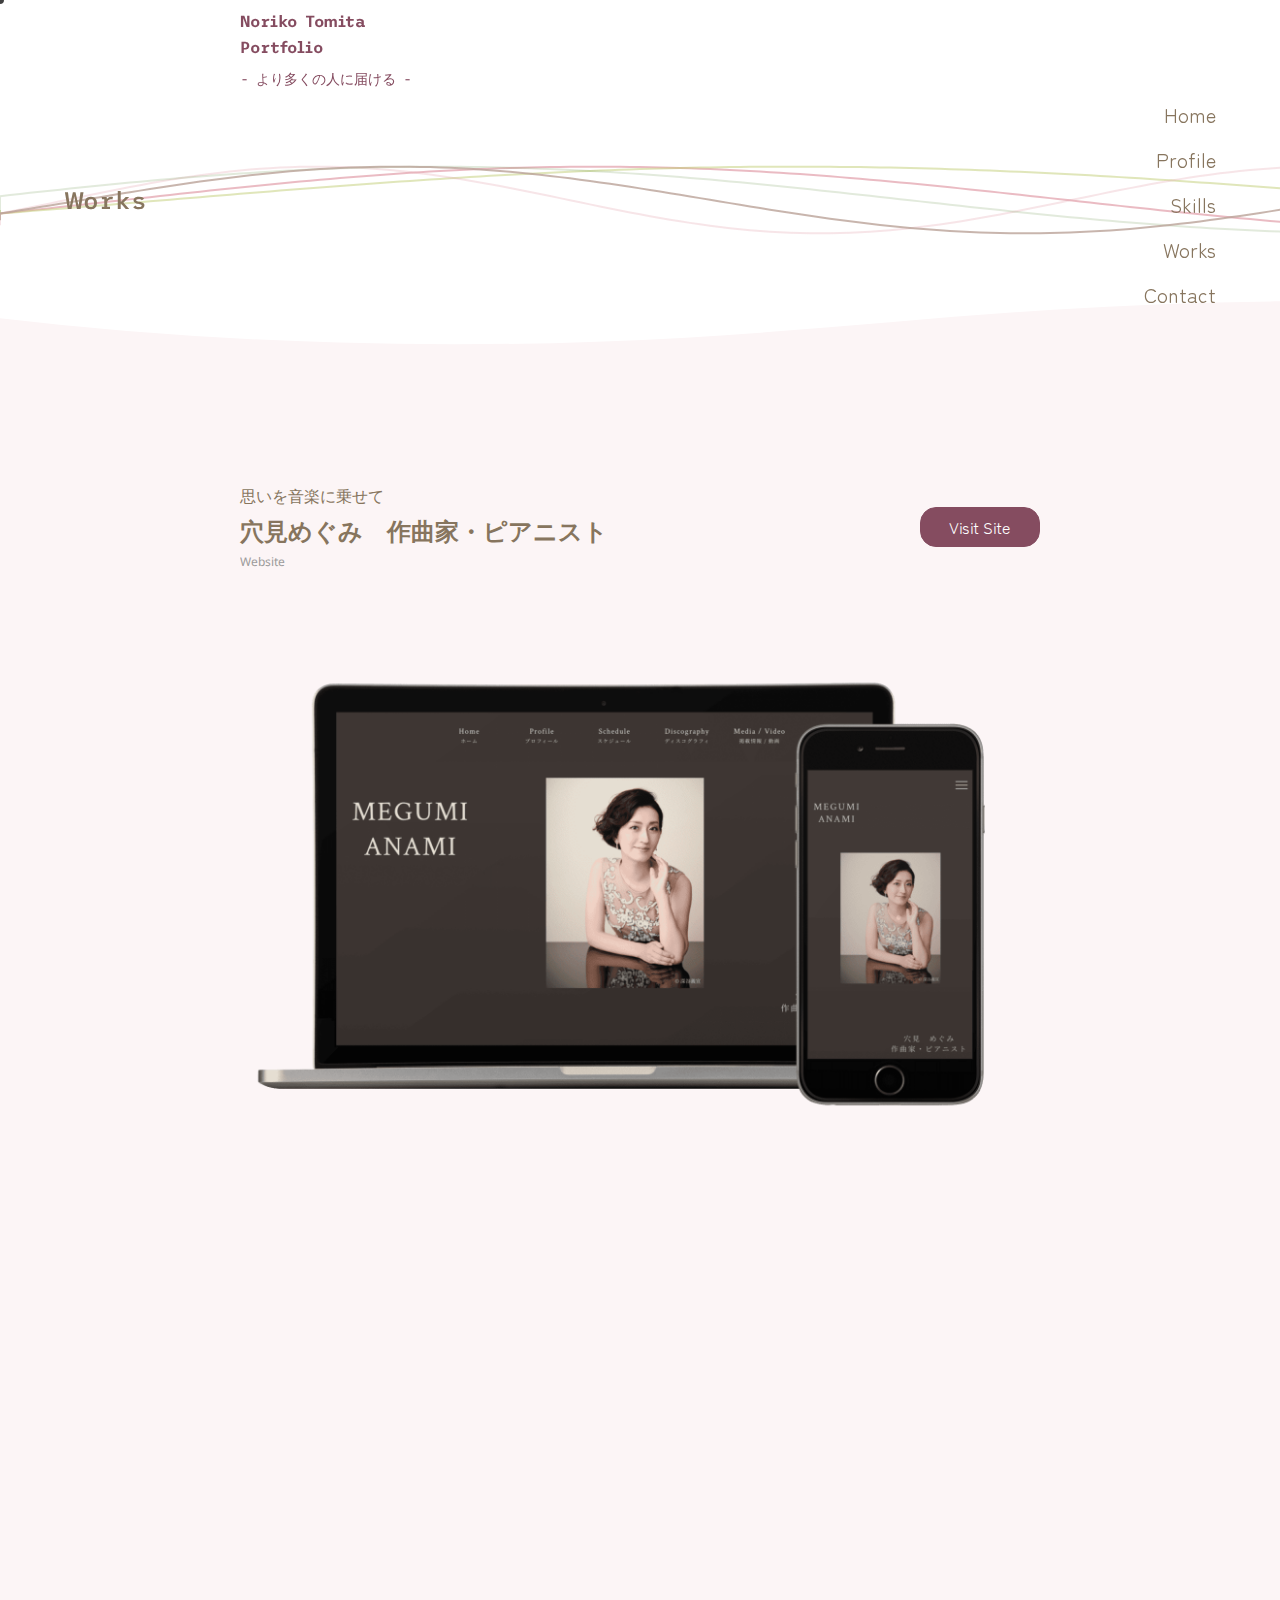
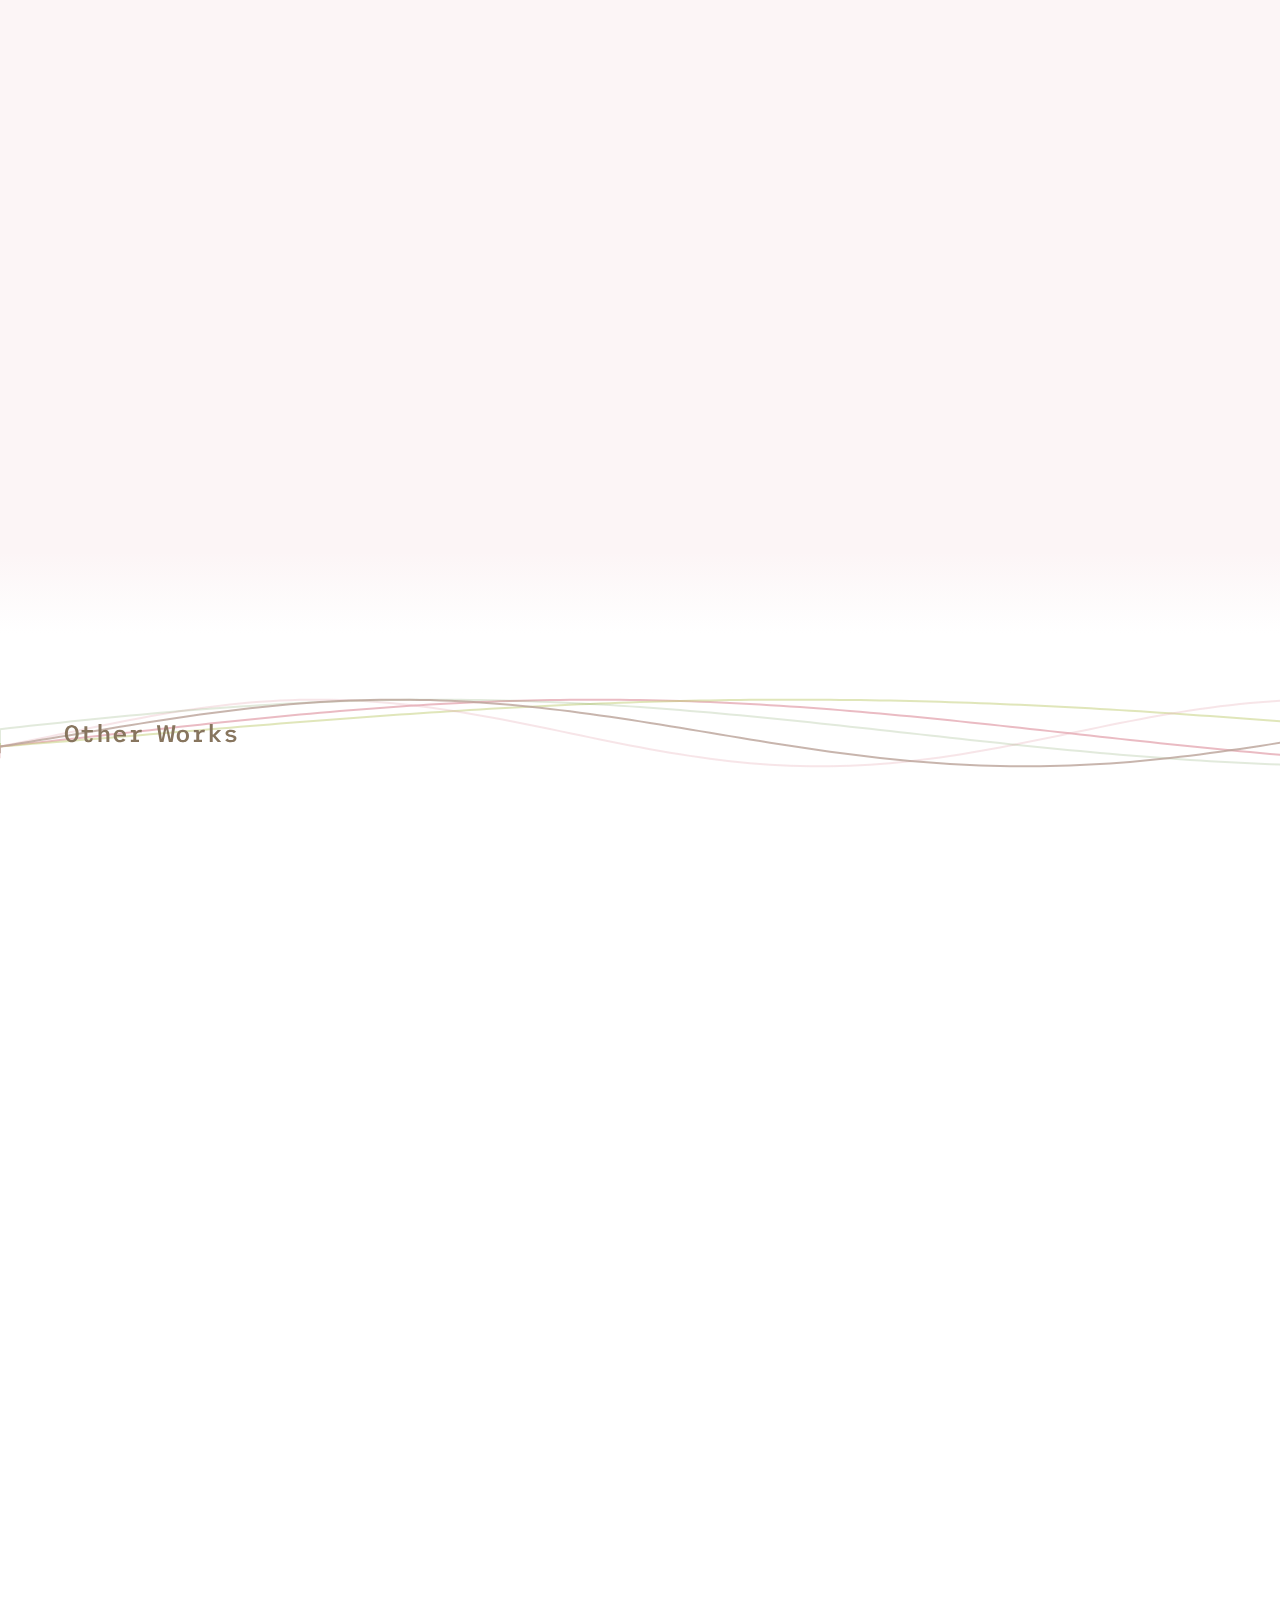
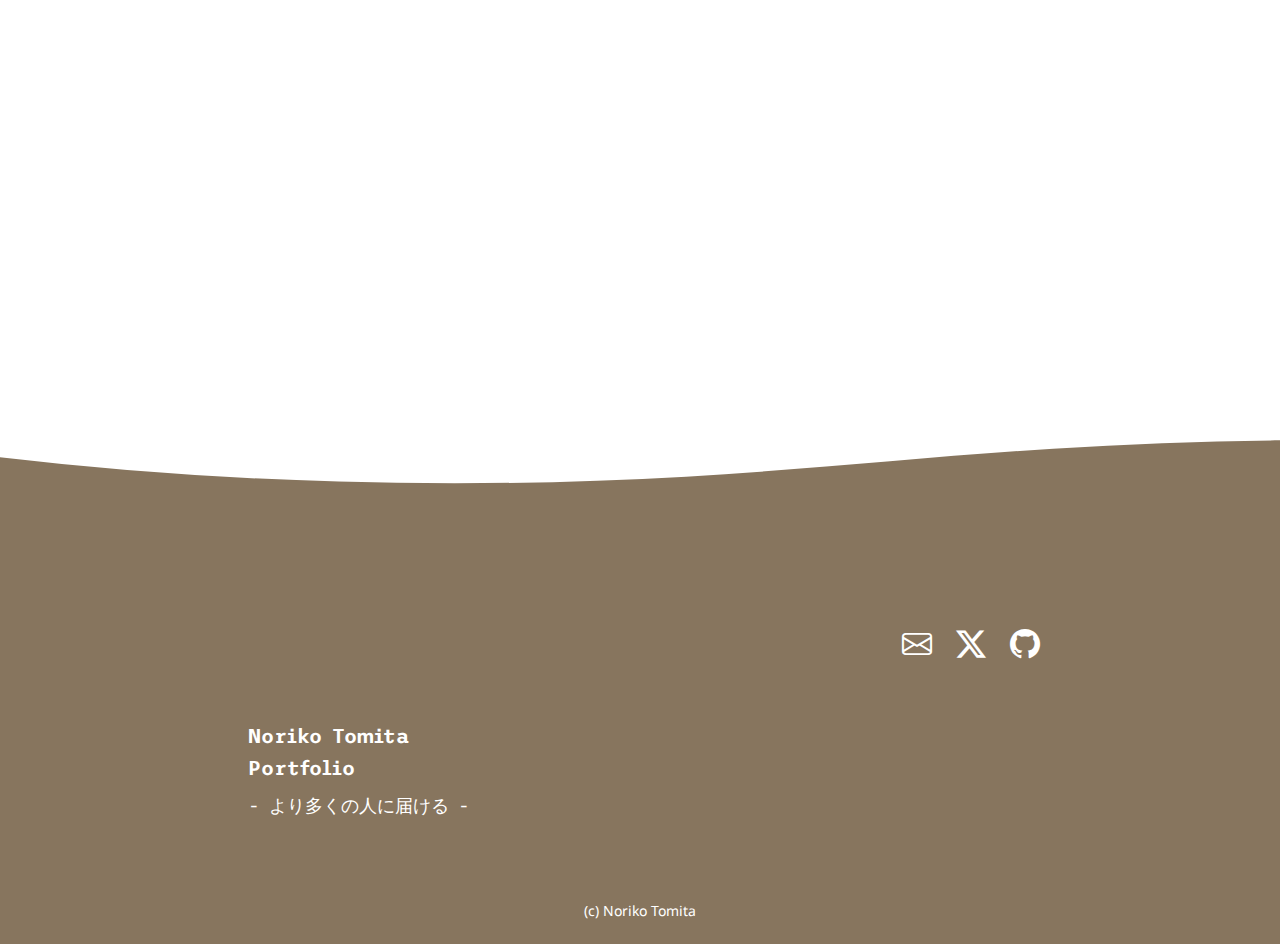
<file: works/megumi-anami.html>
<!DOCTYPE html>
<html lang="ja">
<head>
  <meta charset="UTF-8">
  <meta http-equiv="X-UA-Compatible" content="IE=edge">
  <meta name="viewport" content="width=device-width, initial-scale=1.0">
  <title>穴見　めぐみ　作曲家・ピアニスト | Works | Noriko Tomita Portfolio</title>
  <link rel="shortcut icon" href="../img/favicon.ico">
  <link rel="preconnect" href="https://fonts.googleapis.com">
  <link rel="preconnect" href="https://fonts.gstatic.com" crossorigin>
  <link href="https://fonts.googleapis.com/css2?family=Noto+Sans&family=Trispace:wght@400;500;600&family=Zen+Maru+Gothic&display=swap" rel="stylesheet">
  <link rel="stylesheet" href="https://cdn.jsdelivr.net/npm/bootstrap-icons@1.11.1/font/bootstrap-icons.css">
  <link
  rel="stylesheet"
  href="https://cdn.jsdelivr.net/npm/swiper@8/swiper-bundle.min.css"
/>
  <link rel="stylesheet" href="../css/style.css">
  <link rel="stylesheet" href="../css/profile.css">
  <link rel="stylesheet" href="../css/works.css">
</head>
<body>
  <div id="loading">
    <div class="spinner">
      <div class="bounce1"></div>
      <div class="bounce2"></div>
      <div class="bounce3"></div>
    </div>
  </div>
  <header>
    <div class="container">
      <div class="header-title">
        <a href="../index.html">
          <h1 class="title">
            Noriko Tomita<br>Portfolio
           </h1>
           <p class="header-subtitle title">- より多くの人に届ける -</p>
        </a>
      </div>

       <div id="hamburger">
        <span></span>
        <span></span>
        <span></span>
      </div>

      <nav id="header-nav">
        <ul class="menu">
          <li><a href="../index.html">Home</a></li>
          <li><a href="../profile/index.html">Profile</a></li>
          <li><a href="../index.html#skills">Skills</a></li>
          <li><a href="../works/all-works.html">Works</a></li>
          <li><a href="../index.html#contact">Contact</a></li>
        </ul>
      </nav>
    </div>

    <nav id="navi">
      <div class="container">
        <h1 class="nav-title title">
          Noriko Tomita<br>Portfolio
         </h1>
         <p class="nav-subtitle title">- より多くの人に届ける -</p>
        <ul class="menu hamburger-menu">
          <li><a href="../index.html">Home</a></li>
          <li><a href="../profile/index.html">Profile</a></li>
          <li><a href="../index.html#skills">Skills</a></li>
          <li><a href="../works/all-works.html">Works</a></li>
          <li><a href="../index.html#contact">Contact</a></li>
        </ul>
      </div>
    </nav>
  </header>
  <main>
    <div id="works-details">
      <div class="wave">
        <canvas></canvas>
        <h2 class="section-title title">Works</h2>
      </div>

      <div class="works-details-contents">
        <div class="custom-shape-divider-top-1692106993">
          <svg data-name="Layer 1" xmlns="http://www.w3.org/2000/svg" viewBox="0 0 1200 120" preserveAspectRatio="none">
              <path d="M321.39,56.44c58-10.79,114.16-30.13,172-41.86,82.39-16.72,168.19-17.73,250.45-.39C823.78,31,906.67,72,985.66,92.83c70.05,18.48,146.53,26.09,214.34,3V0H0V27.35A600.21,600.21,0,0,0,321.39,56.44Z" class="shape-fill"></path>
          </svg>
        </div>
        <section class="works-title-top">
          <div class="container">
            <div class="works-title animate from-bottom">
              <p class="works-subtitle">思いを音楽に乗せて</p>
              <h2>穴見めぐみ　作曲家・ピアニスト</h2>
              <p class="category">Website</p>
            </div>
  
            <div id="visit-btn-lg">
              <a class="button link-btn animate from-bottom" href="https://megumi-anami.com/" target="_blank" rel="noopener noreferrer">Visit Site</a>
            </div>
          </div>

          <div class="container mockup animate from-bottom">
            <a href="https://megumi-anami.com/" target="_blank" rel="noopener noreferrer">
              <img class="mockup-image" src="../img/mockup-megumi-anami.png" loading=”lazy” alt="「穴見めぐみ　作曲家・ピアニスト」のモックアップです。">
            </a>
          </div>
        </section>
      
        <section class="concept">
          <div class="container">
            <h3 class="works-details-section-title animate from-bottom">concept</h3>

            <div class="works-details-inner">
              <p class="works-details-text animate from-bottom">
                作曲家・ピアニストのWebサイトを作成しました。最新の活動内容とプロフィール、過去の活動履歴をシンプルに、わかりやすく紹介できるページを、とご要望がありました。最新情報や活動歴、ディスコグラフィのセクションを作成したり、Twitterと連携させるなど、工夫しました。スマートフォンからの閲覧が多いことを想定し、レスポンシブにも対応しています。
              </p>
            </div>
          </div>
        </section>

        <section class="design">
          <div class="container">
            <h3 class="works-details-section-title animate from-bottom">design</h3>

            <div class="works-details-inner">
              <p class="works-details-text animate from-bottom">
                ひたむきに、純粋に音楽に取り組んできた姿勢はシンプルな美しさで表現しようと思い、フォントはセリフ体を使用しました。NPO法人のチャリティなど、幅広い層の人々にも見ていただくために、英語表記も取り入れつつわかりやすく日本語がしっかりと読めるメニュー作りを心がけました。落ち着いた高級感を表現するため、色味を抑えたインテリアをイメージした配色にしました。

              </p>
    
              <div class="colors-samples megumi-anami">
                <ul class="colors-samples-1">
                  <li class="color animate from-bottom">＃352E2B</li>
                  <li class="color animate from-bottom">＃E3E6E1</li>
                  <li class="color animate from-bottom">＃918879</li>
                </ul>
                <ul class="colors-samples-2">
                  <li class="color animate from-bottom">＃AEAFAF</li>
                  <li class="color animate from-bottom">＃C7B5A8</li>
                </ul>
              </div>
            </div>
          </div>
        </section>

        <section class="contents">
          <div class="container">
            <div>
              <h3 class="works-details-section-title animate from-bottom">contents</h3>
            </div>

            <div class="works-details-inner">
              <p class="works-details-text animate from-bottom">
                ヒーローエリアの画像は、2種類をアニメーションで切り替えながら表示しています。
              </p>
  
              <div class="hero contents-img">
                <div class="hero-lg">
                  <img class="animate from-bottom" src="img/megumi-anami/megumi-hero-lg-1.jpg" loading=”lazy” alt="PC版「穴見めぐみ　作曲家・ピアニスト」のヒーローエリアの画像です。">
                  <img class="animate from-bottom" src="img/megumi-anami/megumi-hero-lg-2.jpg" loading=”lazy” alt="PC版「穴見めぐみ　作曲家・ピアニスト」のヒーローエリアの画像です。">
                </div>
                
                <div class="hero-sm hero-sm-2">
                  <img class="animate from-bottom" src="img/megumi-anami/megumi-hero-sm-1.jpg" loading=”lazy” alt="スマートフォン版「穴見めぐみ　作曲家・ピアニスト」のヒーローエリアの画像です。">
                  <img class="animate from-bottom" src="img/megumi-anami/megumi-hero-sm-2.jpg" loading=”lazy” alt="スマートフォン版「穴見めぐみ　作曲家・ピアニスト」のヒーローエリアの画像です。">
                </div>
              </div>
  
              <div class="news contents-inner">
                <p class="works-details-text animate from-bottom">
                  最新のスケジュールを紹介するセクションでは、Twitter連携画面を設置し、ご本人からのより新しい情報が伝えられるようにしました。
                </p>

                <div class="screen-shots-2 contents-img">
                  <div class="screen-shots-lg animate from-bottom">
                    <img src="img/megumi-anami/megumi-news-lg.jpg" loading=”lazy” alt="PC版「穴見めぐみ　作曲家・ピアニスト」の最新情報部分の画像です。">
                  </div>
                  <div class="screen-shots-sm animate from-bottom">
                    <img src="img/megumi-anami/megumi-news-sm.jpg" loading=”lazy” alt="スマートフォン版「穴見めぐみ　作曲家・ピアニスト」の最新情報部分の画像です。">
                  </div>
                </div>
              </div>

              <div class="profile contents-inner">
                <p class="works-details-text animate from-bottom">
                  プロフィール紹介のセクションでは、映画の公式サイトやCD販売のページへリンクを貼って、様々な情報へアクセスしやすく工夫しました。
                </p>
  
                <div class="profile-img contents-img animate from-bottom">
                  <img src="img/megumi-anami/megumi-profile-lg.jpg" loading=”lazy” alt="「穴見めぐみ　作曲家・ピアニスト」のプロフィール紹介部分の画像です。">
                </div>
              </div>
  
              <div class="contact contents-inner">
                <p class="works-details-text animate from-bottom">
                  お問い合わせフォームを実装し、フッターからも情報にアクセスできるようナビゲーションを実装しました。
                </p>

                <div class="contact-img contents-img animate from-bottom">
                    <img src="img/megumi-anami/megumi-contact-lg.jpg" loading=”lazy” alt="「穴見めぐみ　作曲家・ピアニスト」のお問い合わせフォーム部分の画像です。">
                  </div>
              </div>
  
              <div class="schedule contents-inner">
                <p class="works-details-text animate from-bottom">
                  今後のスケジュールの詳細や、過去の公演の情報を掲載する下層ページを作成しました。過去の情報は、今後掲載する情報が増えていくことを考え、年毎にタブメニューで切り替えて表示できるよう実装しました。
                </p>
  
                <div class="screen-shots-2 contents-img">
                  <div class="screen-shots-lg animate from-bottom">
                    <img src="img/megumi-anami/megumi-schedule-lg.jpg" loading=”lazy” alt="PC版「穴見めぐみ　作曲家・ピアニスト」のスケジュール紹介の画像です。">
                  </div>
                  <div class="screen-shots-sm animate from-bottom">
                    <img src="img/megumi-anami/megumi-schedule-sm.jpg" loading=”lazy” alt="スマートフォン版「穴見めぐみ　作曲家・ピアニスト」のスケジュール紹介の画像です。">
                  </div>
                </div>
              </div>

              <div class="discography contents-inner">
                <p class="works-details-text animate from-bottom">
                  販売されているCDやDVD情報を掲載するディスコグラフィのセクションでは、基本的な情報を掲載し、販売ページもスムーズに移動できるよう工夫しました。
                </p>
  
                <div class="screen-shots-2 contents-img">
                  <div class="screen-shots-lg megumi-disco-lg animate from-bottom">
                    <img src="img/megumi-anami/megumi-discography-lg.jpg" loading=”lazy” alt="PC版「穴見めぐみ　作曲家・ピアニスト」のディスコグラフィ紹介の画像です。">
                  </div>
                  <div class="screen-shots-sm megumi-disco-sm animate from-bottom">
                    <img src="img/megumi-anami/megumi-discography-sm.jpg" loading=”lazy” alt="スマートフォン版「穴見めぐみ　作曲家・ピアニスト」のディスコグラフィ紹介の画像です。">
                  </div>
                </div>
              </div>

              <div class="media contents-inner">
                <p class="works-details-text animate from-bottom">
                  メディアで取り上げられた情報や、演奏の動画を紹介するセクションを作成しました。これまでの活動歴が詳しく伝わるよう工夫しました。
                </p>
  
                <div class="media-img contents-img animate from-bottom">
                  <img src="img/megumi-anami/megumi-media-lg.jpg" loading=”lazy” alt="「穴見めぐみ　作曲家・ピアニスト」のメディア情報紹介部分の画像です。">
                </div>
              </div>
            </div>
          </div>
        </section>

        <section class="data">
          <div class="container">
            <h3 class="works-details-section-title animate from-bottom">data</h3>

            <div class="works-details-inner">
              <ul class="data-list">
                <li class="animate from-bottom">
                  <span>制作範囲</span>
                  企画・サイト設計・デザイン・コーディング
                </li>
                <li class="animate from-bottom">
                  <span>制作期間</span>
                  2023年2月〜 約1か月半
                </li>
                <li class="animate from-bottom">
                  <span>使用ツール</span>
                  Figma(デザイン), <br>
                  Visual Studio Code(コーディング）
                </li>
                <li class="animate from-bottom">
                  <span>使用言語</span>
                  HTML, CSS, JavaScript
                </li>
                <li class="animate from-bottom">
                  <span>url</span>
                  https://www.megumi-anami.com/
                </li>
              </ul>
            </div>
          </div>
        </section> 
      </div>
      <div class="gradient-bg"></div>
    </div>

    <div id="other-works">
      <div class="wave">
        <canvas></canvas>
        <h2 class="section-title title">Other Works</h2>
      </div>

      <div class="works-contents">
        <div class="container">
          <ul class="works-list">

            <li class="swiper-slide animate from-bottom">
              <div class="item">
                <a href="../works/portfolio.html">
                  <img class="mockup-image" src="../img/mockup-noriko-tomita.png" loading=”lazy” alt="「Noriko Tomita Portfolio」のモックアップです。">

                  <h3 class="swiper-title swiper-title-short"><span class="works-title-underline">Noriko Tomita Portfolio</span></h3>
                  <p class="category">Website</p>
                  <p class="swiper-text">当サイトです。2021年10月以降の1年間で作成したウェブサイトの紹介をするポートフォリオサイトです。サイト設計・デザイン・コーディングを一人で行いました。</p>
                </a>
              </div>
            </li>

            <li class="swiper-slide animate from-bottom">
              <div class="item">
                <a href="../works/soin-company.html">
                  <img class="mockup-image" src="../img/mockup-soin-company.png" loading=”lazy” alt="化粧品LP「ソワン ミネラル美容クリーム」のモックアップです。">

                  <h3 class="swiper-title"><span class="works-title-underline">ソワン<br>ミネラル美容クリーム</span></h3>
                  <p class="category">Website</p>
                  <p class="swiper-text">架空の美容クリームのランディングページを制作しました。乾燥が気になる秋・冬を前に購入促進のためのキャンペーンを実施するという設定でサイト設計・デザイン・コーディングを一人で行いました。</p>
                </a>
              </div>
            </li>

            <li class="swiper-slide animate from-bottom">
              <div class="item">
                <a href="../works/kyusyoku-pan.html">
                  <img class="mockup-image" src="../img/mockup-kyusyoku-pan.png" loading=”lazy” alt="「二五六区の給食ぱん屋」のモックアップです。">

                  <h3 class="swiper-title swiper-title-short"><span class="works-title-underline">二五六区の給食ぱん屋</span></h3>
                  <p class="category">Website</p>
                  <p class="swiper-text">2023年04月24日開講の256times「フロントエンド案件修行 給食ぱん屋編」に参加し、制作しました。 5日間で1ページのサイトを作り上げることが課題で、ロゴや写真素材、架空案件の設定の提供がありました。</p>
                </a>
              </div>
            </li>

            <li class="swiper-slide animate from-bottom">
              <div class="item">
                <a href="../works/noriko-fujiwara.html">
                  <img class="mockup-image" src="../img/mockup-noriko-fujiwara.png" loading=”lazy” alt="「作曲家 藤原典子」のモックアップです。">

                  <h3 class="swiper-title swiper-title-short"><span class="works-title-underline">作曲家 藤原典子</span></h3>
                  <p class="category">Website</p>
                  <p class="swiper-text">作曲家 藤原典子のウェブサイトを制作しました。東京藝術大学音楽学部作曲科を卒業後、作曲、編曲、後進の指導などを行なっている音楽家のページです。</p>
                </a>
              </div>
            </li>
            
            <li class="swiper-slide animate from-bottom">
              <div class="item">
                <a href="../works/music-quiz.html">
                  <img class="mockup-image" src="../img/mockup-musicquiz.png" loading=”lazy” alt="「おんがくクイズ」のモックアップです。">

                  <h3 class="swiper-title swiper-title-short"><span class="works-title-underline">おんがくクイズ</span></h3>
                  <p class="category">Website</p>
                  <p class="swiper-text">音符を学びはじめたお子さまのための音当てクイズゲームです。 音楽の初心者を教える仕事をしてきた経験と、Web制作の経験を活かした音当てクイズゲームを作成しました。</p>
                </a>
              </div>
            </li>

            <li class="swiper-slide animate from-bottom">
              <div class="item">
                <a href="../works/andante.html">
                  <img class="mockup-image" src="../img/mockup-andante.png" loading=”lazy” alt="「アンダンテピアノ教室」のモックアップです。">

                  <h3 class="swiper-title swiper-title-short"><span class="works-title-underline">Andante ピアノ教室</span></h3>
                  <p class="category">Website</p>
                  <p class="swiper-text">架空の「千葉県流山市の音楽教室」をテーマにサイト設計・デザイン・コーディングを一人で行いました。</p>
                </a>
              </div>
            </li>

            <li class="swiper-slide animate from-bottom">
              <div class="item">
                <a href="../works/usagi-an.html">
                  <img class="mockup-image" src="../img/mockup-usagi-an.png" loading=”lazy” alt="「うさぎ庵」のモックアップです。">

                  <h3 class="swiper-title swiper-title-short"><span class="works-title-underline">うさぎ庵</span></h3>
                  <p class="category">Website</p>
                  <p class="swiper-text">架空の「台東区の和菓子屋さん」をテーマにサイト設計・デザイン・コーディングを一人で行いました。</p>
                </a>
              </div>
            </li>
          </ul>

          <a class="button link-btn animate from-bottom" href="all-works.html">View All Works</a>

        </div>
      </div>
    </div>

    <a id="visit-btn-sm" href="https://www.noriko-fujiwara.com/" target="_blank" rel="noopener noreferrer" class="button link-btn">
      Visit Site
    </a> 
  </main>

  <footer>
    <div class="custom-shape-divider-top-1692106993">
      <svg data-name="Layer 1" xmlns="http://www.w3.org/2000/svg" viewBox="0 0 1200 120" preserveAspectRatio="none">
          <path d="M321.39,56.44c58-10.79,114.16-30.13,172-41.86,82.39-16.72,168.19-17.73,250.45-.39C823.78,31,906.67,72,985.66,92.83c70.05,18.48,146.53,26.09,214.34,3V0H0V27.35A600.21,600.21,0,0,0,321.39,56.44Z" class="shape-fill"></path>
      </svg>
    </div>
    <div class="container">
      <nav class="footer-nav">
        <ul>
          <li><a class="button animate from-bottom" href="../index.html">Home</a></li>
          <li><a class="button animate from-bottom" href="../profile/index.html">Profile</a></li>
          <li><a class="button animate from-bottom" href="../index.html#skills">Skills</a></li>
          <li><a class="button animate from-bottom" href="../works/all-works.html">Works</a></li>
          <li><a class="button animate from-bottom" href="../index.html#contact">Contact</a></li>
        </ul>
      </nav>
  
      <ul class="footer-icons">
        <li>
          <a href="mailto:info@noriko-tomita-web.com"><i class="bi bi-envelope"></i></a>
        </li>
        <li>
          <a href="https://twitter.com/Mirai36238644" target="_blank" rel="noopener noreferrer"><i class="bi bi-twitter-x"></i></a>
        </li>
        <li>
          <a href="https://github.com/tomatonft" target="_blank" rel="noopener noreferrer"><i class="bi bi-github"></i></a>
        </li>
      </ul>
  
      <div class="footer-text">
        <a href="../index.html">
          <h1 class="footer-title title">
            Noriko Tomita<br>Portfolio
           </h1>
           <p class="footer-subtitle title">- より多くの人に届ける -</p>
        </a>
      </div>
  
      <small>(c) Noriko Tomita</small>
    </div>
  
  </footer>
  <div id="cursor"></div>
  <script src="https://cdn.jsdelivr.net/npm/swiper@8/swiper-bundle.min.js"></script>
  <script src="../js/main.js"></script>
  <script src="../js/works.js"></script>
  <script src="../js/headerNav.js"></script>
</body>
</html>
</file>
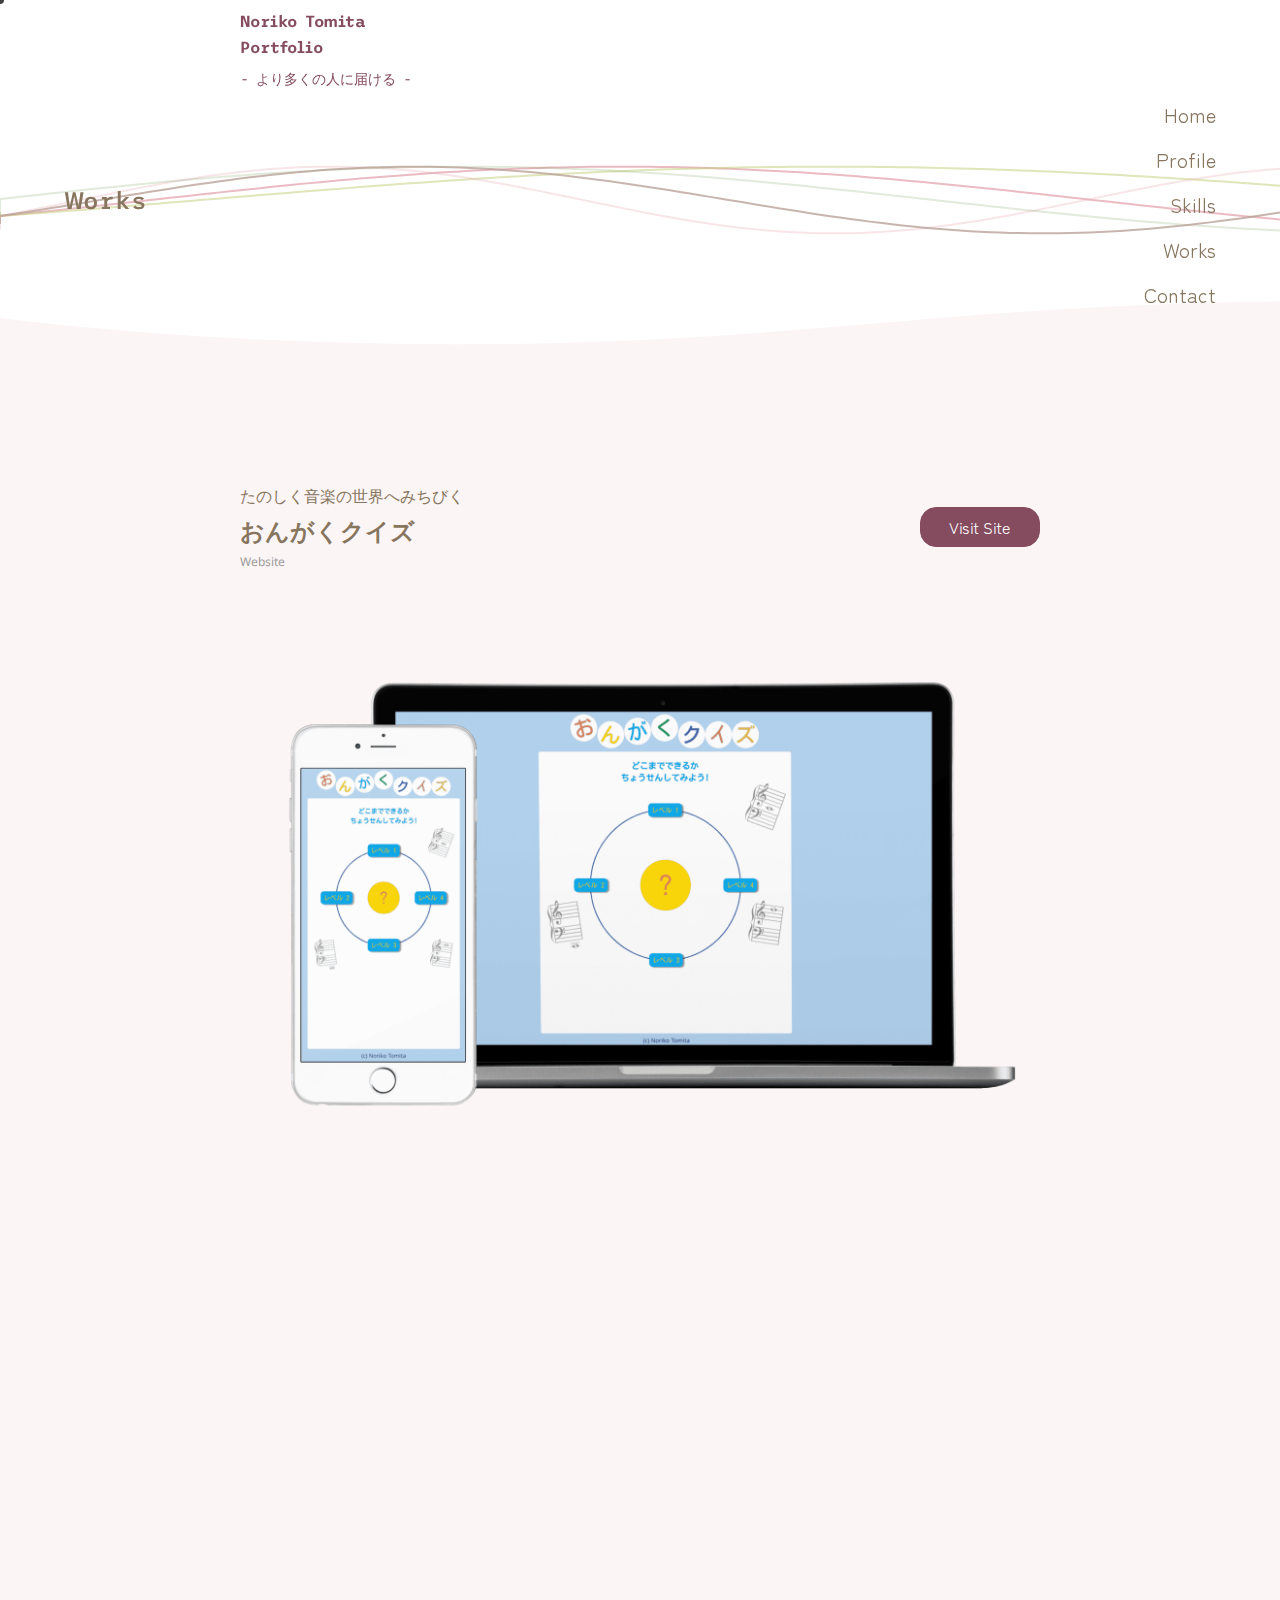
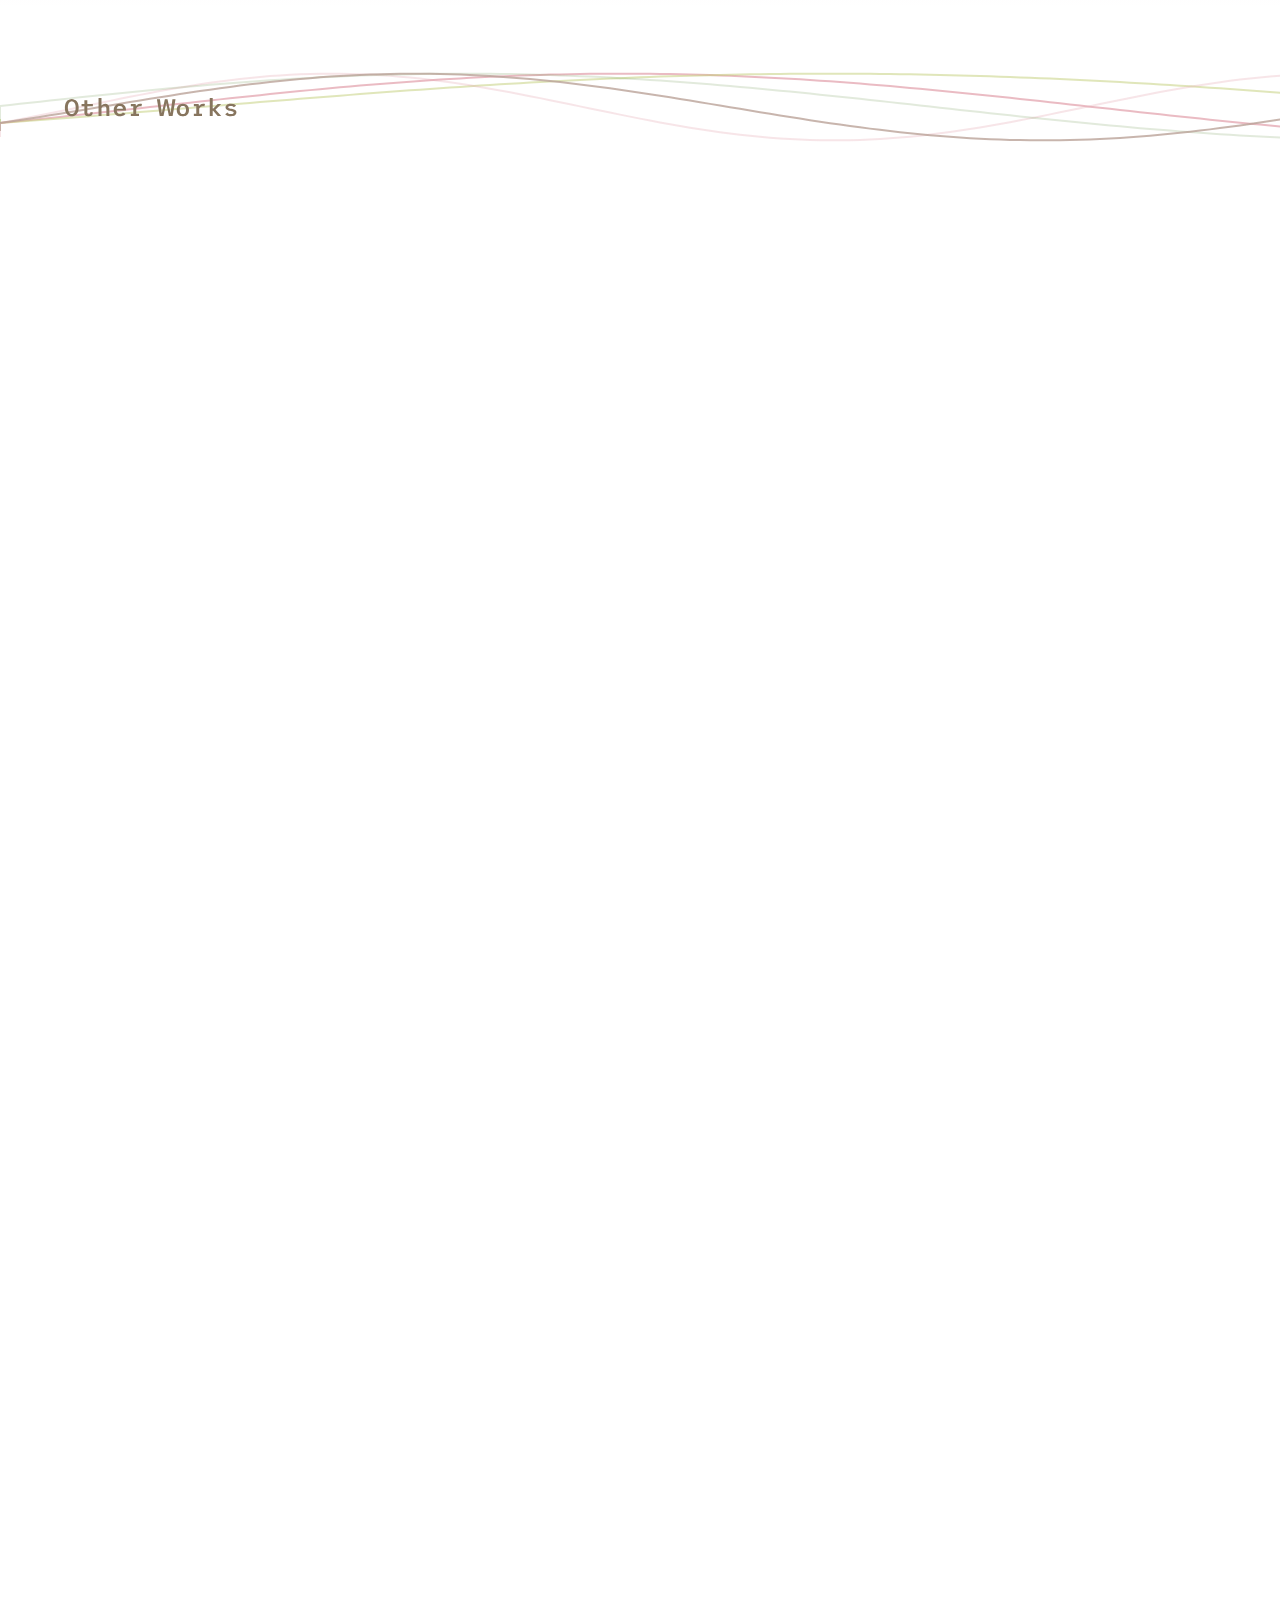
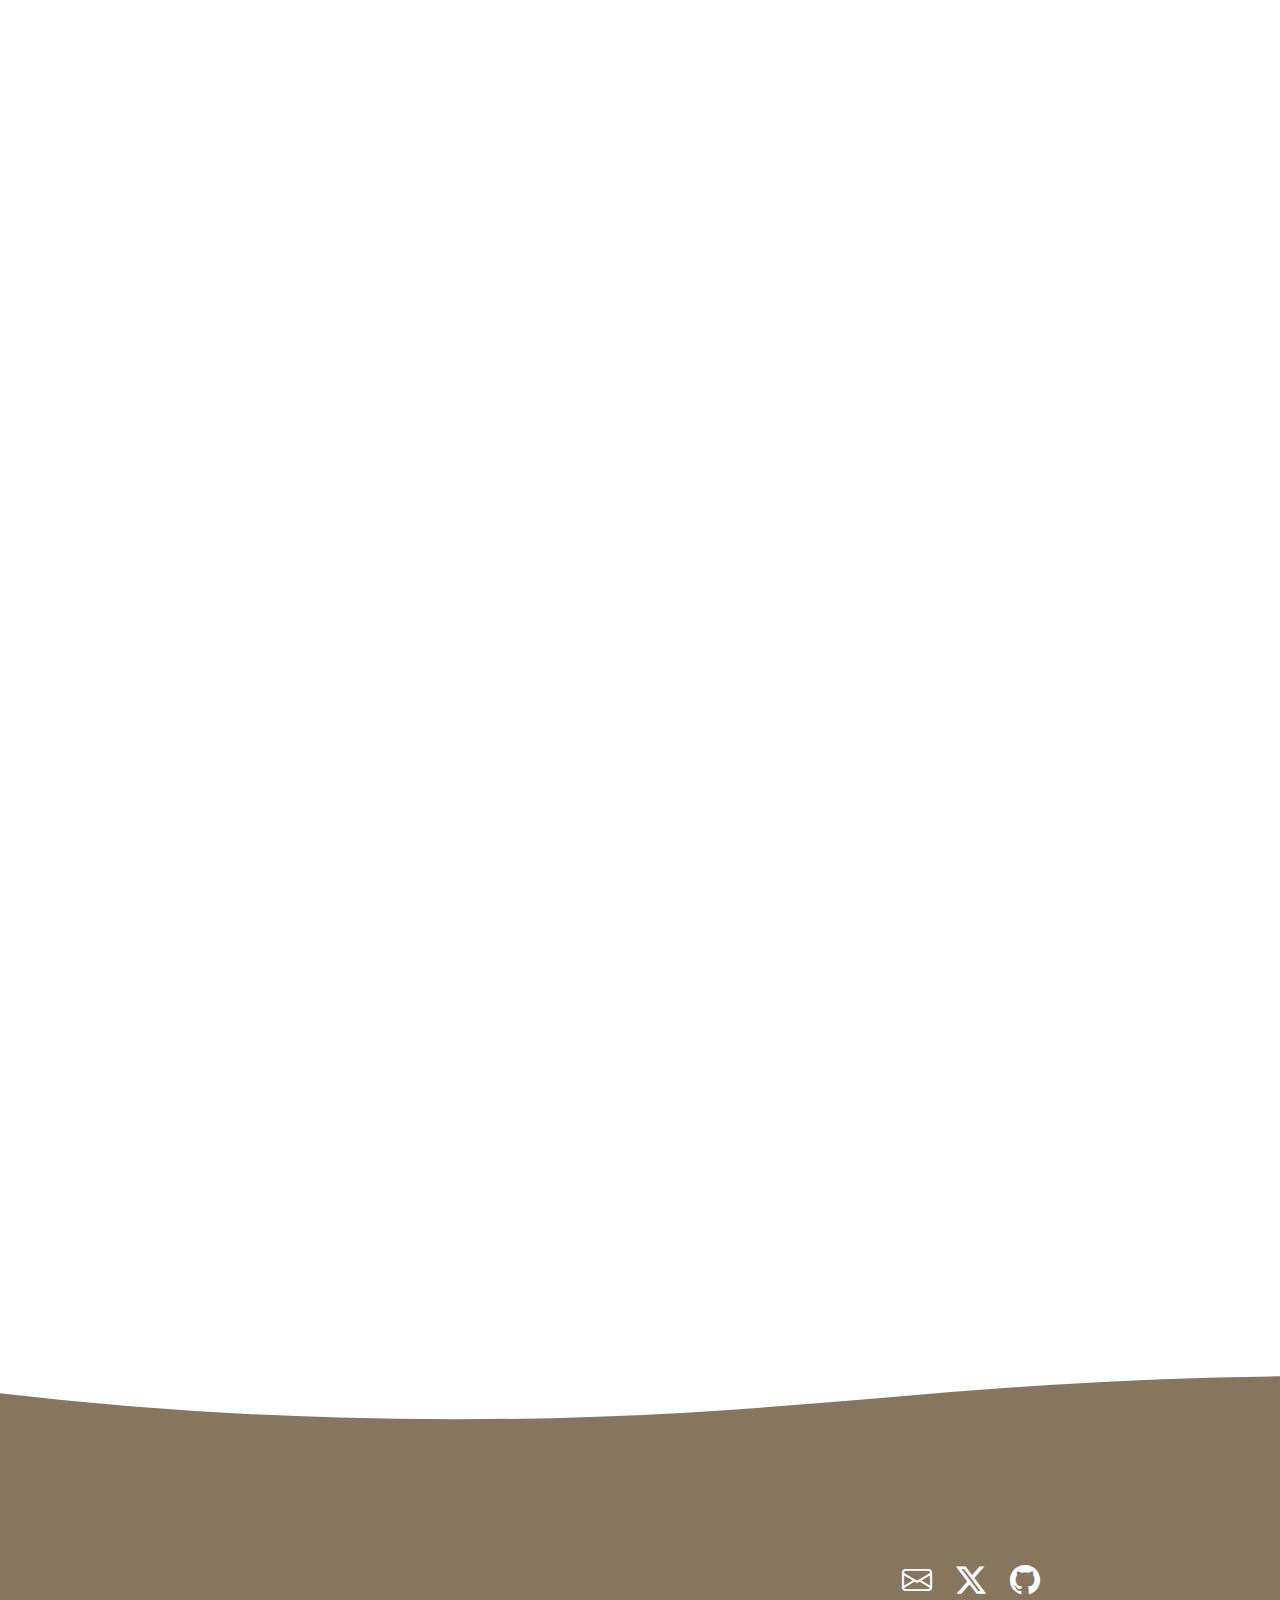
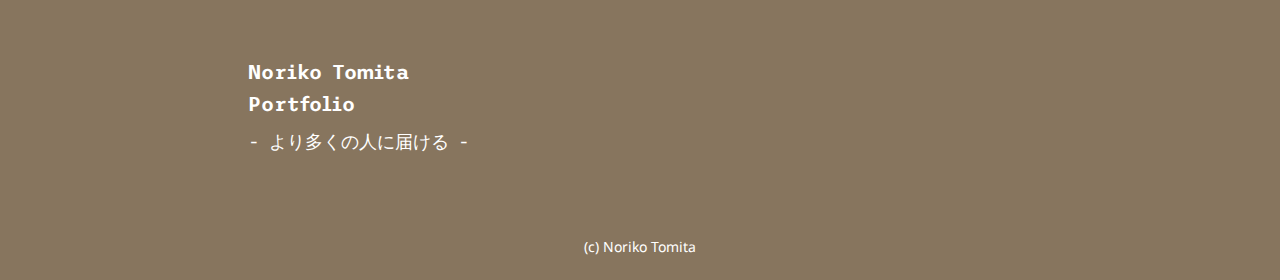
<file: works/music-quiz.html>
<!DOCTYPE html>
<html lang="ja">
<head>
  <meta charset="UTF-8">
  <meta http-equiv="X-UA-Compatible" content="IE=edge">
  <meta name="viewport" content="width=device-width, initial-scale=1.0">
  <title>おんがくクイズ | Works | Noriko Tomita Portfolio</title>
  <link rel="shortcut icon" href="../img/favicon.ico">
  <link rel="preconnect" href="https://fonts.googleapis.com">
  <link rel="preconnect" href="https://fonts.gstatic.com" crossorigin>
  <link href="https://fonts.googleapis.com/css2?family=Noto+Sans&family=Trispace:wght@400;500;600&family=Zen+Maru+Gothic&display=swap" rel="stylesheet">
  <link rel="stylesheet" href="https://cdn.jsdelivr.net/npm/bootstrap-icons@1.11.1/font/bootstrap-icons.css">
  <link
  rel="stylesheet"
  href="https://cdn.jsdelivr.net/npm/swiper@8/swiper-bundle.min.css"
/>
  <link rel="stylesheet" href="../css/style.css">
  <link rel="stylesheet" href="../css/profile.css">
  <link rel="stylesheet" href="../css/works.css">
</head>
<body>
  <div id="loading">
    <div class="spinner">
      <div class="bounce1"></div>
      <div class="bounce2"></div>
      <div class="bounce3"></div>
    </div>
  </div>
  <header>
    <div class="container">
      <div class="header-title">
        <a href="../index.html">
          <h1 class="title">
            Noriko Tomita<br>Portfolio
           </h1>
           <p class="header-subtitle title">- より多くの人に届ける -</p>
        </a>
      </div>

       <div id="hamburger">
        <span></span>
        <span></span>
        <span></span>
      </div>

      <nav id="header-nav">
        <ul class="menu">
          <li><a href="../index.html">Home</a></li>
          <li><a href="../profile/index.html">Profile</a></li>
          <li><a href="../index.html#skills">Skills</a></li>
          <li><a href="../works/all-works.html">Works</a></li>
          <li><a href="../index.html#contact">Contact</a></li>
        </ul>
      </nav>
    </div>

    <nav id="navi">
      <div class="container">
        <h1 class="nav-title title">
          Noriko Tomita<br>Portfolio
         </h1>
         <p class="nav-subtitle title">- より多くの人に届ける -</p>
        <ul class="menu hamburger-menu">
          <li><a href="../index.html">Home</a></li>
          <li><a href="../profile/index.html">Profile</a></li>
          <li><a href="../index.html#skills">Skills</a></li>
          <li><a href="../works/all-works.html">Works</a></li>
          <li><a href="../index.html#contact">Contact</a></li>
        </ul>
      </div>
    </nav>
  </header>
  <main>
    <div id="works-details">
      <div class="wave">
        <canvas></canvas>
        <h2 class="section-title title">Works</h2>
      </div>

      <div class="works-details-contents">
        <div class="custom-shape-divider-top-1692106993">
          <svg data-name="Layer 1" xmlns="http://www.w3.org/2000/svg" viewBox="0 0 1200 120" preserveAspectRatio="none">
              <path d="M321.39,56.44c58-10.79,114.16-30.13,172-41.86,82.39-16.72,168.19-17.73,250.45-.39C823.78,31,906.67,72,985.66,92.83c70.05,18.48,146.53,26.09,214.34,3V0H0V27.35A600.21,600.21,0,0,0,321.39,56.44Z" class="shape-fill"></path>
          </svg>
        </div>
        <section class="works-title-top">
          <div class="container">
            <div class="works-title animate from-bottom">
              <p class="works-subtitle">たのしく音楽の世界へみちびく</p>
              <h2>おんがくクイズ</h2>
              <p class="category">Website</p>
            </div>
  
            <div id="visit-btn-lg">
              <a class="button link-btn animate from-bottom" href="https://tomatonft.github.io/countdown-music-quiz/" target="_blank" rel="noopener noreferrer">Visit Site</a>
            </div>
          </div>

          <div class="container mockup animate from-bottom">
            <a href="https://tomatonft.github.io/countdown-music-quiz/" target="_blank" rel="noopener noreferrer">
              <img class="mockup-image" src="../img/mockup-musicquiz.png" loading=”lazy” alt="「おんがくクイズ」のモックアップです。">
            </a>
          </div>
        </section>
      
        <section class="concept">
          <div class="container">
            <h3 class="works-details-section-title animate from-bottom">concept</h3>

            <div class="works-details-inner">
              <p class="works-details-text animate from-bottom">
                音楽講師時代は、楽譜の読み方を教えるのにいつも苦労していました。特に小さな子供は、楽譜を読む必要性もなかなか理解できず、五線の細かな部分を認識するのも難しいため、どうにか楽しく学ぶ方法はないだろうかと模索していました。JavaScriptを学びながら、その経験を活かした音当てクイズゲームを思いつき、作成しました。4段階のレベル別で、楽しくステップアップできるゲームが完成しました。
              </p>
            </div>
          </div>
        </section>

        <section class="design">
          <div class="container">
            <h3 class="works-details-section-title animate from-bottom">design</h3>

            <div class="works-details-inner">
              <p class="works-details-text animate from-bottom">
                対象年齢は幼児〜小学校低学年の児童のため、シンプルに、分かりやすいデザインを心がけました。配色はカラフルなおもちゃが揃っているキッズルームをイメージしました。
              </p>
    
              <div class="colors-samples music-quiz">
                <ul class="colors-samples-1">
                  <li class="color animate from-bottom">＃AECFED</li>
                  <li class="color animate from-bottom">＃00A0E8</li>
                  <li class="color animate from-bottom">＃153692</li>
                  <li class="color animate from-bottom">＃FED500</li>
                </ul>
                <ul class="colors-samples-2">
                  <li class="color animate from-bottom">＃EA6088</li>
                  <li class="color animate from-bottom">＃EFA72B</li>
                  <li class="color animate from-bottom">＃DE6C31</li>
                  <li class="color animate from-bottom">＃008542</li>
                </ul>
              </div>
            </div>
          </div>
        </section>

        <section class="contents">
          <div class="container">
            <div>
              <h3 class="works-details-section-title animate from-bottom">contents</h3>
            </div>

            <div class="works-details-inner">
              <p class="works-details-text animate from-bottom">
                音域別に４つのレベルに分け、スモールステップで進めることができます。
              </p>
  
              <div class="levels contents-img">
                <img class="animate from-bottom" src="img/music-quiz/level-1.jpg" loading=”lazy” alt="「おんがくクイズ」レベル1の画像です。">
                <img class="animate from-bottom" src="img/music-quiz/level-2.jpg" loading=”lazy” alt="「おんがくクイズ」レベル2の画像です。">
                <img class="animate from-bottom" src="img/music-quiz/level-3.jpg" loading=”lazy” alt="「おんがくクイズ」レベル3の画像です。">
                <img class="animate from-bottom" src="img/music-quiz/level-4.jpg" loading=”lazy” alt="「おんがくクイズ」レベル4の画像です。">
              </div>
  
              <div class="start contents-inner">
                <p class="works-details-text animate from-bottom">
                  レベルを確認してスタート！
                </p>
  
                <div class="screen-shots-2 contents-img">
                  <div class="screen-shots-lg animate from-bottom">
                    <img src="img/music-quiz/start-1.jpg" loading=”lazy” alt="PC版「おんがくクイズ」のレベル確認時の画像です。">
                  </div>
                  <div class="screen-shots-sm animate from-bottom">
                    <img src="img/music-quiz/start-2.jpg" loading=”lazy” alt="スマートフォン版「おんがくクイズ」のレベル確認時の画像です。">
                  </div>
                </div>
              </div>
  
              <div class="answers contents-inner">
                <p class="works-details-text animate from-bottom">
                  正解？不正解？<br>
                  間違えていても正解を教えてもらえます。
                </p>
  
                <div class="answers-img contents-img">
                  <img class="animate from-bottom" src="img/music-quiz/answers-1.jpg" loading=”lazy” alt="「おんがくクイズ」の正解時の画像です。">
                  <img class="animate from-bottom" src="img/music-quiz/answers-2.jpg" loading=”lazy” alt="「おんがくクイズ」の不正解時の画像です。">
                </div>
              </div>
  
              <div class="message contents-inner">
                <p class="works-details-text animate from-bottom">
                  最後は正答数に応じてメッセージが！
                </p>
  
                <div class="screen-shots-2 contents-img">
                  <div class="screen-shots-lg animate from-bottom">
                    <img src="img/music-quiz/message-1.jpg" loading=”lazy” alt="PC版「おんがくクイズ」の正答率が8割以上だった時の画像です。">
                  </div>
                  <div class="screen-shots-sm animate from-bottom">
                    <img src="img/music-quiz/message-2.jpg" loading=”lazy” alt="スマートフォン版「おんがくクイズ」の正答率が5割以上8割未満だった時の画像です。">
                  </div>
                </div>
              </div>
  
              <div class="celebration contents-inner">
                <p class="works-details-text animate from-bottom">
                  全問正解するとお祝いの風船が上がります。
                </p>
  
                <div class="screen-shots-2 contents-img">
                  <div class="screen-shots-lg animate from-bottom">
                    <img src="img/music-quiz/celebration-1.jpg" loading=”lazy” alt="PC版「おんがくクイズ」の全問正解時の画像です。">
                  </div>
                  <div class="screen-shots-sm animate from-bottom">
                    <img src="img/music-quiz/celebration-2.jpg" loading=”lazy” alt="スマートフォン版「おんがくクイズ」の全問正解時の画像です。">
                  </div>
                </div>
              </div>
            </div>
          </div>
        </section>

        <section class="data">
          <div class="container">
            <h3 class="works-details-section-title animate from-bottom">data</h3>

            <div class="works-details-inner">
              <ul class="data-list">
                <li class="animate from-bottom">
                  <span>制作範囲</span>
                  企画・サイト設計・デザイン・コーディング
                </li>
                <li class="animate from-bottom">
                  <span>制作期間</span>
                  2022年10月〜 約3週間
                </li>
                <li class="animate from-bottom">
                  <span>使用ツール</span>
                  Figma(デザイン), <br>
                  Visual Studio Code(コーディング）
                </li>
                <li class="animate from-bottom">
                  <span>使用言語</span>
                  HTML, CSS, JavaScript
                </li>
                <li class="animate from-bottom">
                  <span>url</span>
                  https://tomatonft.github.io/countdown-music-quiz/
                </li>
              </ul>
            </div>
          </div>
        </section> 
      </div>
      <div class="gradient-bg"></div>
    </div>

    <div id="other-works">
      <div class="wave">
        <canvas></canvas>
        <h2 class="section-title title">Other Works</h2>
      </div>

      <div class="works-contents">
        <div class="container">
          <ul class="works-list">
            <li class="swiper-slide animate from-bottom">
              <div class="item">
                <a href="../works/megumi-anami.html">
                  <img class="mockup-image" src="../img/mockup-megumi-anami.png" loading=”lazy” alt="「穴見めぐみ 作曲家・ピアニスト」のモックアップです。">

                  <h3 class="swiper-title swiper-title-short"><span class="works-title-underline">穴見めぐみ 作曲家・ピアニスト</span></h3>
                  <p class="category">Website</p>
                  <p class="swiper-text">作曲家・ピアニストのWebサイトを作成しました。最新の活動内容とプロフィール、過去の活動履歴をシンプルに、わかりやすく紹介できるページとなるよう工夫しました。</p>
                </a>
              </div>
            </li>

            <li class="swiper-slide animate from-bottom">
              <div class="item">
                <a href="../works/portfolio.html">
                  <img class="mockup-image" src="../img/mockup-noriko-tomita.png" loading=”lazy” alt="「Noriko Tomita Portfolio」のモックアップです。">

                  <h3 class="swiper-title swiper-title-short"><span class="works-title-underline">Noriko Tomita Portfolio</span></h3>
                  <p class="category">Website</p>
                  <p class="swiper-text">当サイトです。2021年10月以降の1年間で作成したウェブサイトの紹介をするポートフォリオサイトです。サイト設計・デザイン・コーディングを一人で行いました。</p>
                </a>
              </div>
            </li>

            <li class="swiper-slide animate from-bottom">
              <div class="item">
                <a href="../works/soin-company.html">
                  <img class="mockup-image" src="../img/mockup-soin-company.png" loading=”lazy” alt="化粧品LP「ソワン ミネラル美容クリーム」のモックアップです。">

                  <h3 class="swiper-title"><span class="works-title-underline">ソワン<br>ミネラル美容クリーム</span></h3>
                  <p class="category">Website</p>
                  <p class="swiper-text">架空の美容クリームのランディングページを制作しました。乾燥が気になる秋・冬を前に購入促進のためのキャンペーンを実施するという設定でサイト設計・デザイン・コーディングを一人で行いました。</p>
                </a>
              </div>
            </li>

            <li class="swiper-slide animate from-bottom">
              <div class="item">
                <a href="../works/kyusyoku-pan.html">
                  <img class="mockup-image" src="../img/mockup-kyusyoku-pan.png" loading=”lazy” alt="「二五六区の給食ぱん屋」のモックアップです。">

                  <h3 class="swiper-title swiper-title-short"><span class="works-title-underline">二五六区の給食ぱん屋</span></h3>
                  <p class="category">Website</p>
                  <p class="swiper-text">2023年04月24日開講の256times「フロントエンド案件修行 給食ぱん屋編」に参加し、制作しました。 5日間で1ページのサイトを作り上げることが課題で、ロゴや写真素材、架空案件の設定の提供がありました。</p>
                </a>
              </div>
            </li>

            <li class="swiper-slide animate from-bottom">
              <div class="item">
                <a href="../works/noriko-fujiwara.html">
                  <img class="mockup-image" src="../img/mockup-noriko-fujiwara.png" loading=”lazy” alt="「作曲家 藤原典子」のモックアップです。">

                  <h3 class="swiper-title swiper-title-short"><span class="works-title-underline">作曲家 藤原典子</span></h3>
                  <p class="category">Website</p>
                  <p class="swiper-text">作曲家 藤原典子のウェブサイトを制作しました。東京藝術大学音楽学部作曲科を卒業後、作曲、編曲、後進の指導などを行なっている音楽家のページです。</p>
                </a>
              </div>
            </li>

            <li class="swiper-slide animate from-bottom">
              <div class="item">
                <a href="../works/andante.html">
                  <img class="mockup-image" src="../img/mockup-andante.png" loading=”lazy” alt="「アンダンテピアノ教室」のモックアップです。">

                  <h3 class="swiper-title swiper-title-short"><span class="works-title-underline">Andante ピアノ教室</span></h3>
                  <p class="category">Website</p>
                  <p class="swiper-text">架空の「千葉県流山市の音楽教室」をテーマにサイト設計・デザイン・コーディングを一人で行いました。</p>
                </a>
              </div>
            </li>

            <li class="swiper-slide animate from-bottom">
              <div class="item">
                <a href="../works/usagi-an.html">
                  <img class="mockup-image" src="../img/mockup-usagi-an.png" loading=”lazy” alt="「うさぎ庵」のモックアップです。">

                  <h3 class="swiper-title swiper-title-short"><span class="works-title-underline">うさぎ庵</span></h3>
                  <p class="category">Website</p>
                  <p class="swiper-text">架空の「台東区の和菓子屋さん」をテーマにサイト設計・デザイン・コーディングを一人で行いました。</p>
                </a>
              </div>
            </li>
          </ul>

          <a class="button link-btn animate from-bottom" href="all-works.html">View All Works</a>

        </div>
      </div>
    </div>

    <a id="visit-btn-sm" href="https://tomatonft.github.io/countdown-music-quiz/" target="_blank" rel="noopener noreferrer" class="button link-btn">
      Visit Site
    </a> 
  </main>

  <footer>
    <div class="custom-shape-divider-top-1692106993">
      <svg data-name="Layer 1" xmlns="http://www.w3.org/2000/svg" viewBox="0 0 1200 120" preserveAspectRatio="none">
          <path d="M321.39,56.44c58-10.79,114.16-30.13,172-41.86,82.39-16.72,168.19-17.73,250.45-.39C823.78,31,906.67,72,985.66,92.83c70.05,18.48,146.53,26.09,214.34,3V0H0V27.35A600.21,600.21,0,0,0,321.39,56.44Z" class="shape-fill"></path>
      </svg>
    </div>
    <div class="container">
      <nav class="footer-nav">
        <ul>
          <li><a class="button animate from-bottom" href="../index.html">Home</a></li>
          <li><a class="button animate from-bottom" href="../profile/index.html">Profile</a></li>
          <li><a class="button animate from-bottom" href="../index.html#skills">Skills</a></li>
          <li><a class="button animate from-bottom" href="../works/all-works.html">Works</a></li>
          <li><a class="button animate from-bottom" href="../index.html#contact">Contact</a></li>
        </ul>
      </nav>
  
      <ul class="footer-icons">
        <li>
          <a href="mailto:info@noriko-tomita-web.com"><i class="bi bi-envelope"></i></a>
        </li>
        <li>
          <a href="https://twitter.com/Mirai36238644" target="_blank" rel="noopener noreferrer"><i class="bi bi-twitter-x"></i></a>
        </li>
        <li>
          <a href="https://github.com/tomatonft" target="_blank" rel="noopener noreferrer"><i class="bi bi-github"></i></a>
        </li>
      </ul>
  
      <div class="footer-text">
        <a href="../index.html">
          <h1 class="footer-title title">
            Noriko Tomita<br>Portfolio
           </h1>
           <p class="footer-subtitle title">- より多くの人に届ける -</p>
        </a>
      </div>
  
      <small>(c) Noriko Tomita</small>
    </div>
  
  </footer>
  <div id="cursor"></div>
  <script src="https://cdn.jsdelivr.net/npm/swiper@8/swiper-bundle.min.js"></script>
  <script src="../js/main.js"></script>
  <script src="../js/works.js"></script>
  <script src="../js/headerNav.js"></script>
</body>
</html>
</file>
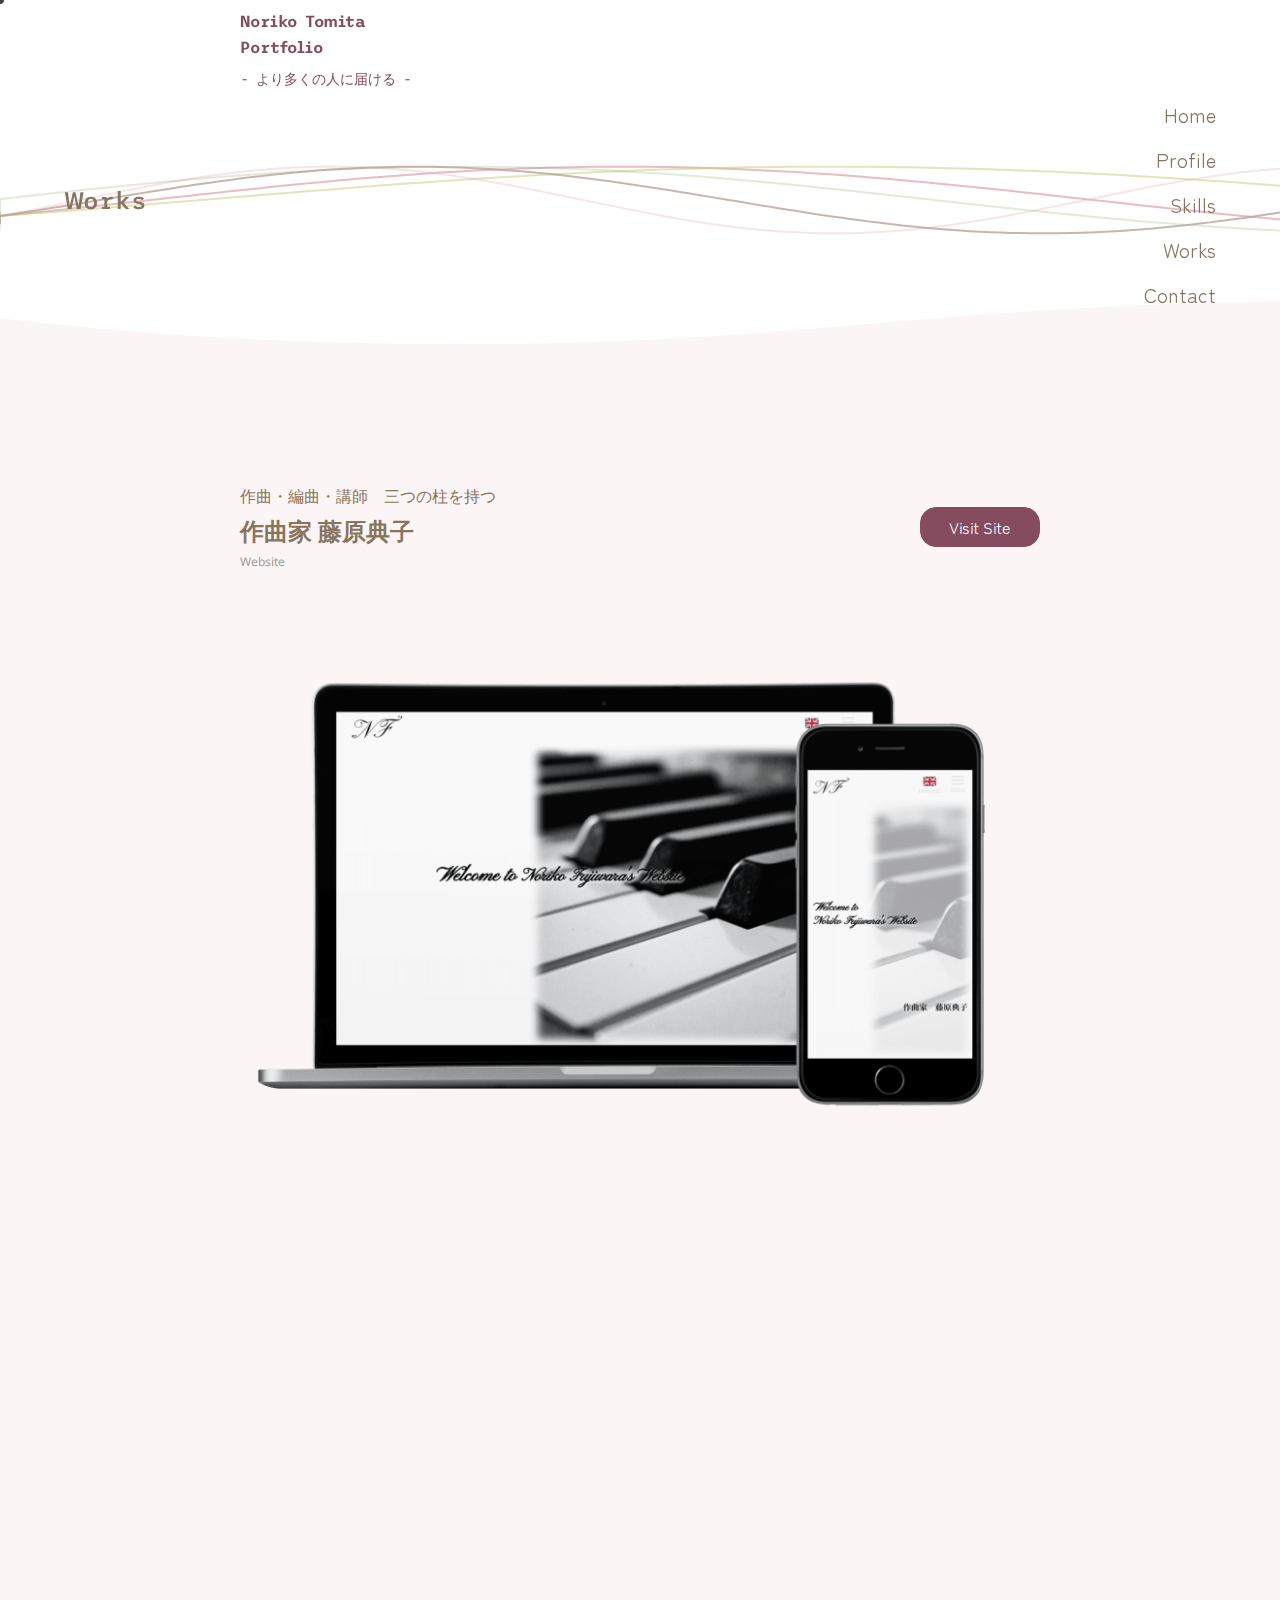
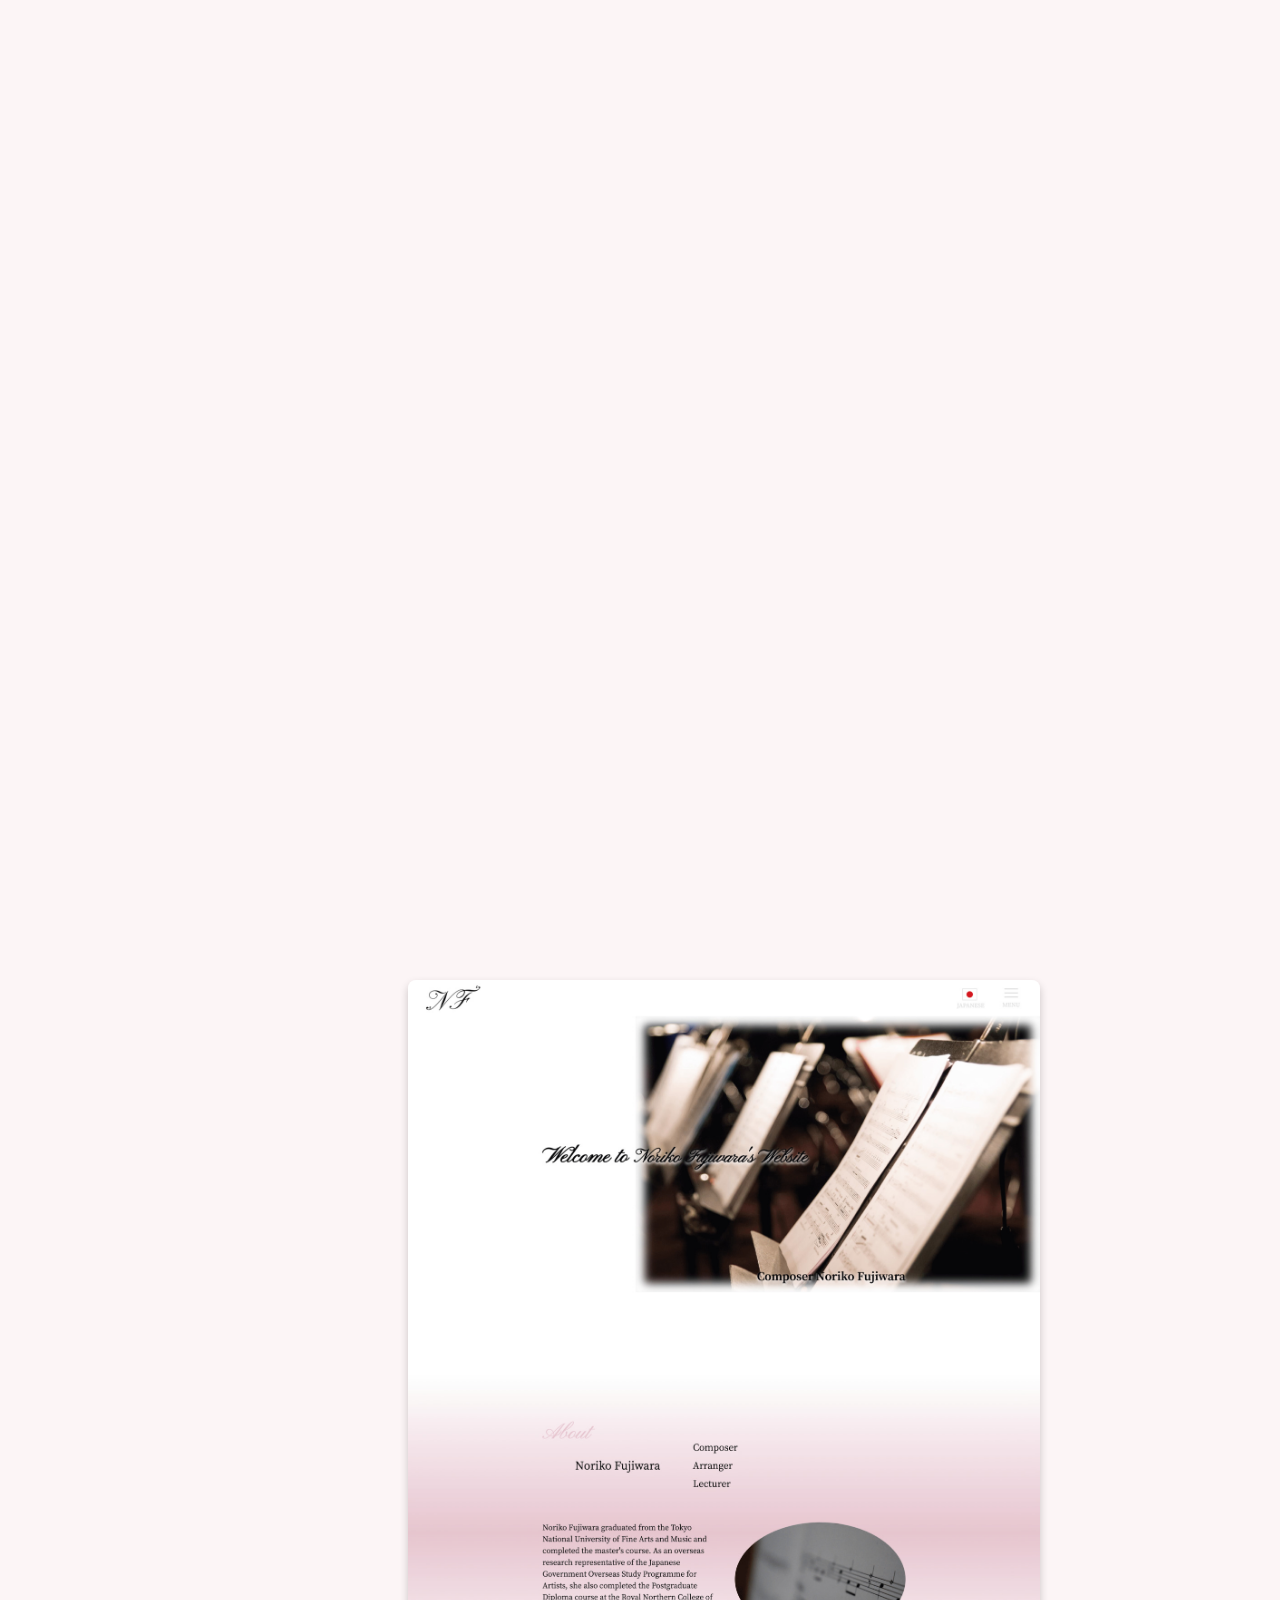
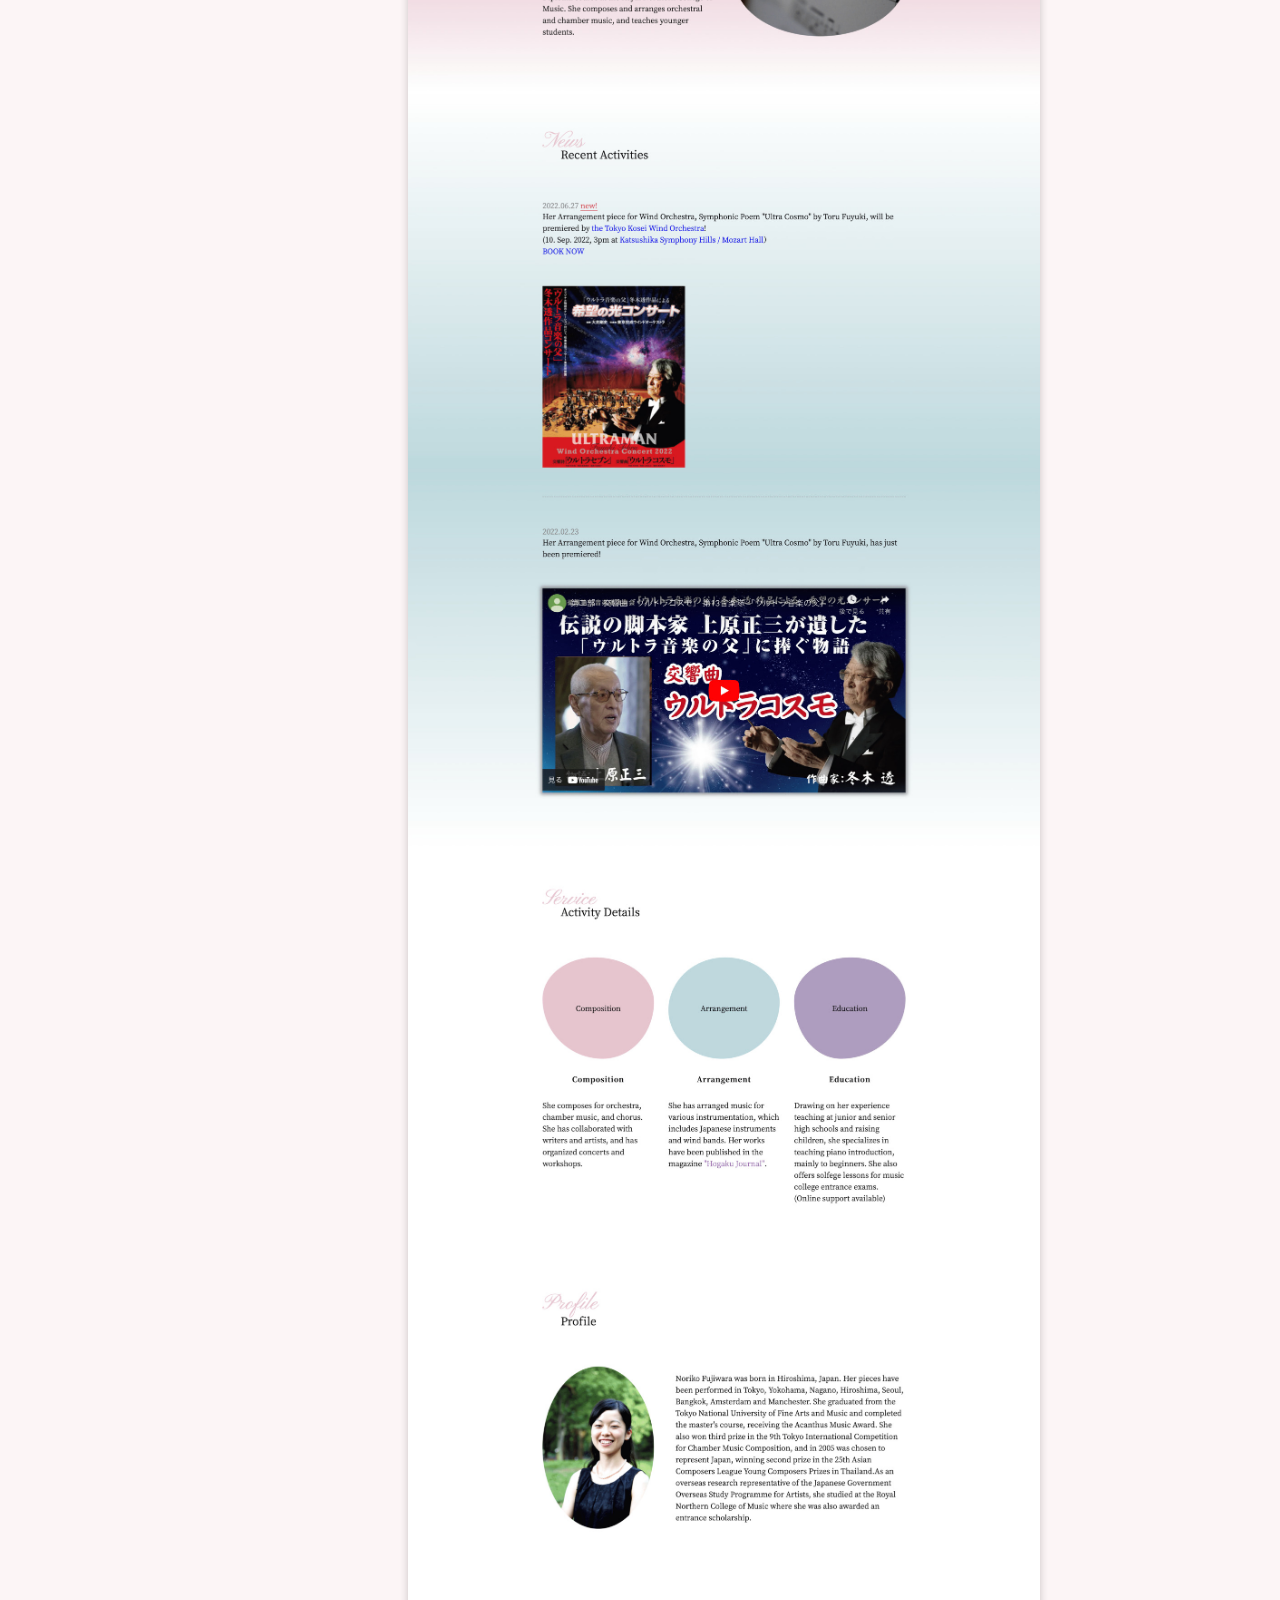
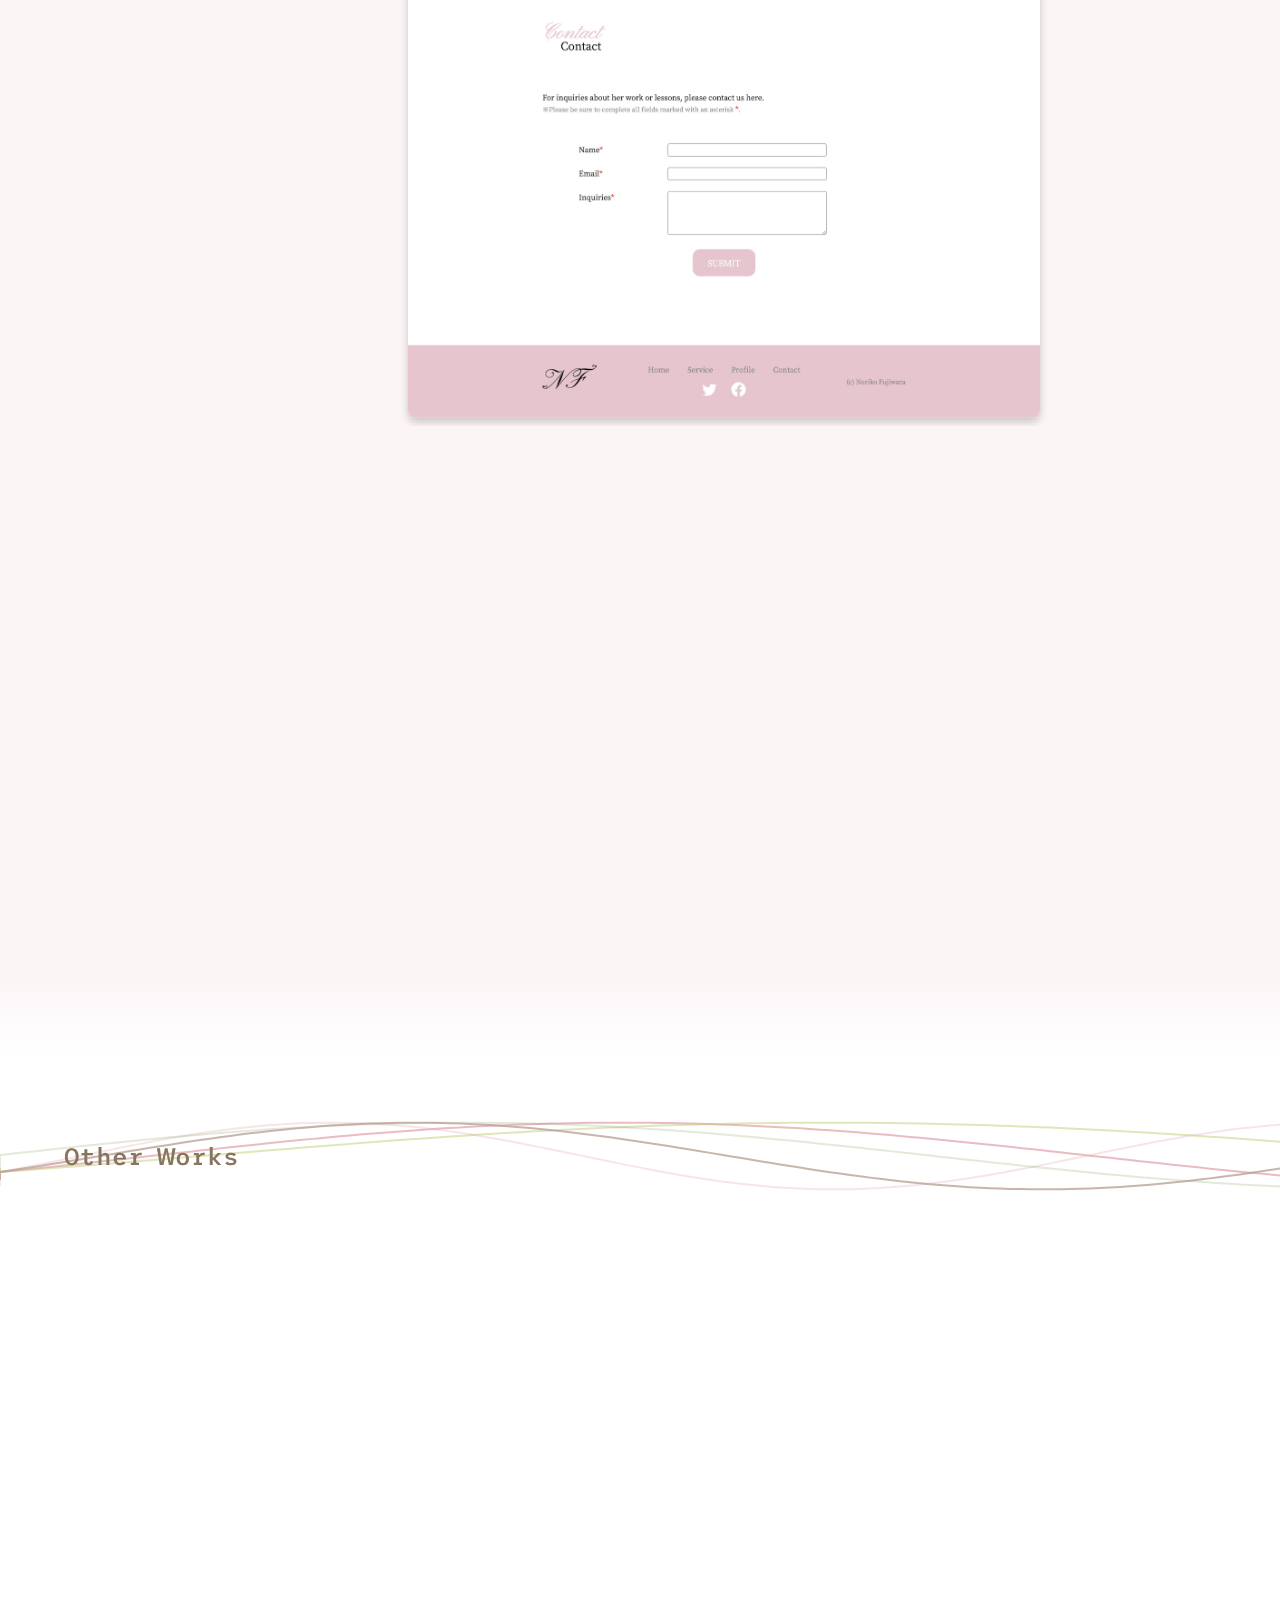
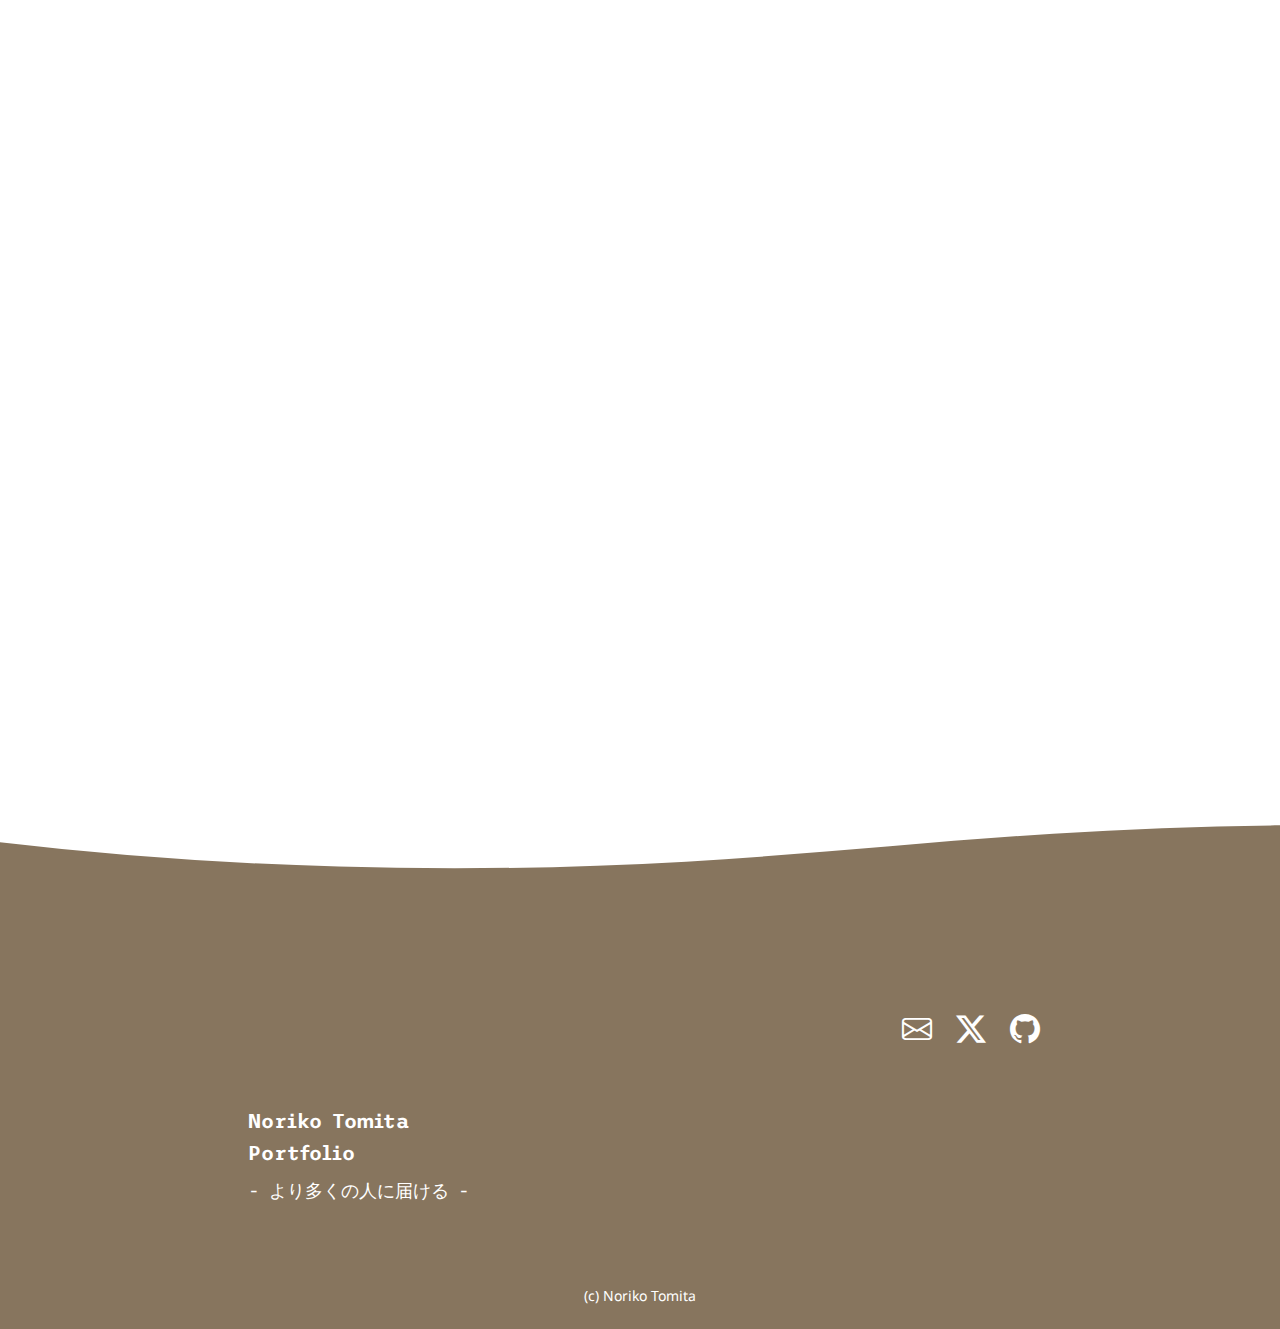
<file: works/noriko-fujiwara.html>
<!DOCTYPE html>
<html lang="ja">
<head>
  <meta charset="UTF-8">
  <meta http-equiv="X-UA-Compatible" content="IE=edge">
  <meta name="viewport" content="width=device-width, initial-scale=1.0">
  <title>作曲家 藤原典子 | Works | Noriko Tomita Portfolio</title>
  <link rel="shortcut icon" href="../img/favicon.ico">
  <link rel="preconnect" href="https://fonts.googleapis.com">
  <link rel="preconnect" href="https://fonts.gstatic.com" crossorigin>
  <link href="https://fonts.googleapis.com/css2?family=Noto+Sans&family=Trispace:wght@400;500;600&family=Zen+Maru+Gothic&display=swap" rel="stylesheet">
  <link rel="stylesheet" href="https://cdn.jsdelivr.net/npm/bootstrap-icons@1.11.1/font/bootstrap-icons.css">
  <link
  rel="stylesheet"
  href="https://cdn.jsdelivr.net/npm/swiper@8/swiper-bundle.min.css"
/>
  <link rel="stylesheet" href="../css/style.css">
  <link rel="stylesheet" href="../css/profile.css">
  <link rel="stylesheet" href="../css/works.css">
</head>
<body>
  <div id="loading">
    <div class="spinner">
      <div class="bounce1"></div>
      <div class="bounce2"></div>
      <div class="bounce3"></div>
    </div>
  </div>
  <header>
    <div class="container">
      <div class="header-title">
        <a href="../index.html">
          <h1 class="title">
            Noriko Tomita<br>Portfolio
           </h1>
           <p class="header-subtitle title">- より多くの人に届ける -</p>
        </a>
      </div>

       <div id="hamburger">
        <span></span>
        <span></span>
        <span></span>
      </div>

      <nav id="header-nav">
        <ul class="menu">
          <li><a href="../index.html">Home</a></li>
          <li><a href="../profile/index.html">Profile</a></li>
          <li><a href="../index.html#skills">Skills</a></li>
          <li><a href="../works/all-works.html">Works</a></li>
          <li><a href="../index.html#contact">Contact</a></li>
        </ul>
      </nav>
    </div>

    <nav id="navi">
      <div class="container">
        <h1 class="nav-title title">
          Noriko Tomita<br>Portfolio
         </h1>
         <p class="nav-subtitle title">- より多くの人に届ける -</p>
        <ul class="menu hamburger-menu">
          <li><a href="../index.html">Home</a></li>
          <li><a href="../profile/index.html">Profile</a></li>
          <li><a href="../index.html#skills">Skills</a></li>
          <li><a href="../works/all-works.html">Works</a></li>
          <li><a href="../index.html#contact">Contact</a></li>
        </ul>
      </div>
    </nav>
  </header>
  <main>
    <div id="works-details">
      <div class="wave">
        <canvas></canvas>
        <h2 class="section-title title">Works</h2>
      </div>

      <div class="works-details-contents">
        <div class="custom-shape-divider-top-1692106993">
          <svg data-name="Layer 1" xmlns="http://www.w3.org/2000/svg" viewBox="0 0 1200 120" preserveAspectRatio="none">
              <path d="M321.39,56.44c58-10.79,114.16-30.13,172-41.86,82.39-16.72,168.19-17.73,250.45-.39C823.78,31,906.67,72,985.66,92.83c70.05,18.48,146.53,26.09,214.34,3V0H0V27.35A600.21,600.21,0,0,0,321.39,56.44Z" class="shape-fill"></path>
          </svg>
        </div>
        <section class="works-title-top">
          <div class="container">
            <div class="works-title animate from-bottom">
              <p class="works-subtitle">作曲・編曲・講師　三つの柱を持つ</p>
              <h2>作曲家  藤原典子</h2>
              <p class="category">Website</p>
            </div>
  
            <div id="visit-btn-lg">
              <a class="button link-btn animate from-bottom" href="https://www.noriko-fujiwara.com/" target="_blank" rel="noopener noreferrer">Visit Site</a>
            </div>
          </div>

          <div class="container mockup animate from-bottom">
            <a href="https://www.noriko-fujiwara.com/" target="_blank" rel="noopener noreferrer">
              <img class="mockup-image" src="../img/mockup-noriko-fujiwara.png" loading=”lazy” alt="「作曲家 藤原典子」のモックアップです。">
            </a>
          </div>
        </section>
      
        <section class="concept">
          <div class="container">
            <h3 class="works-details-section-title animate from-bottom">concept</h3>

            <div class="works-details-inner">
              <p class="works-details-text animate from-bottom">
                音楽家のWebサイトを作成しました。活動内容は作曲・編曲・講師と三つの柱があるため、三つの内容が伝わりやすいようCSSのアニメーションや、jQueryによる動きの実装で工夫しました。スマートフォンからの閲覧が多いことを想定し、レスポンシブにも対応しています。イギリス留学の経験もあるため、英語ページも作成しました。
              </p>
            </div>
          </div>
        </section>

        <section class="design">
          <div class="container">
            <h3 class="works-details-section-title animate from-bottom">design</h3>

            <div class="works-details-inner">
              <p class="works-details-text animate from-bottom">
                クラシック音楽出身で、ピアノ講師でもあるため、これから音楽を習わせたいと考える保護者、主に女性をターゲットに落ち着きのあるサイトを目指しました。作曲の分野は現代音楽のため、プロフィール紹介の背景画像には抽象的な絵画を用い、現代的、先進的な雰囲気も表現しました。ロゴはイニシャルに音符をあしらったものを作成しました。
              </p>
    
              <div class="colors-samples fujiwara">
                <div class="banner animate from-bottom">
                  <img src="img/noriko-fujiwara/fujiwara-logo.png" loading=”lazy” alt="「作曲家 藤原典子」のロゴ画像です。">
                </div>

                <ul class="colors-samples-1">
                  <li class="color animate from-bottom">＃E6C5CF</li>
                  <li class="color animate from-bottom">＃BDD8DD</li>
                  <li class="color animate from-bottom">＃AF9DC0</li>
                </ul>
              </div>
            </div>
          </div>
        </section>

        <section class="contents">
          <div class="container">
            <div>
              <h3 class="works-details-section-title animate from-bottom">contents</h3>
            </div>

            <div class="works-details-inner">
              <p class="works-details-text animate from-bottom">
                ヒーローエリアの画像は、2種類をアニメーションで切り替えながら表示しています。
              </p>
  
              <div class="hero contents-img">
                <div class="hero-lg">
                  <img class="animate from-bottom" src="img/noriko-fujiwara/fujiwara-hero-lg-1.jpg" loading=”lazy” alt="PC版「作曲家 藤原典子」のヒーローエリアの画像です。">
                  <img class="animate from-bottom" src="img/noriko-fujiwara/fujiwara-hero-lg-2.jpg" loading=”lazy” alt="PC版「作曲家 藤原典子」のヒーローエリアの画像です。">
                </div>
                
                <div class="hero-sm hero-sm-2">
                  <img class="animate from-bottom" src="img/noriko-fujiwara/fujiwara-hero-sm-1.jpg" loading=”lazy” alt="スマートフォン版「作曲家 藤原典子」のヒーローエリアの画像です。">
                  <img class="animate from-bottom" src="img/noriko-fujiwara/fujiwara-hero-sm-2.jpg" loading=”lazy” alt="スマートフォン版「作曲家 藤原典子」のヒーローエリアの画像です。">
                </div>
              </div>
  
              <div class="features contents-inner">
                <p class="works-details-text animate from-bottom">
                  ページ紹介のセクションでは、活動の三つの柱をアニメーションを使って簡潔に、わかりやすく表現しました。
                </p>

                <div class="screen-shots-2 contents-img">
                  <div class="screen-shots-lg fujiwara-features-lg animate from-bottom">
                    <img src="img/noriko-fujiwara/fujiwara-features-lg.jpg" loading=”lazy” alt="PC版「作曲家 藤原典子」のページ紹介部分の画像です。">
                  </div>
                  <div class="screen-shots-sm fujiwara-features-sm animate from-bottom">
                    <img src="img/noriko-fujiwara/fujiwara-features-sm.jpg" loading=”lazy” alt="スマートフォン版「作曲家 藤原典子」のページ紹介部分の画像です。">
                  </div>
                </div>
              </div>

              <div class="features contents-inner">
                <p class="works-details-text animate from-bottom">
                  最新の活動紹介ではチラシの画像や動画へのリンクを掲載。
                </p>
  
                <div class="screen-shots-2 contents-img">
                  <div class="screen-shots-lg animate from-bottom">
                    <img src="img/noriko-fujiwara/fujiwara-activities-lg.jpg" loading=”lazy” alt="PC版「作曲家 藤原典子」の最新の活動を紹介する部分の画像です。">
                  </div>
                  <div class="screen-shots-sm animate from-bottom">
                    <img src="img/noriko-fujiwara/fujiwara-activities-sm.jpg" loading=”lazy” alt="スマートフォン版「作曲家 藤原典子」の最新の活動を紹介する部分の画像です。">
                  </div>
                </div>
              </div>
  
              <div class="others contents-inner">
                <p class="works-details-text animate from-bottom">活動内容やプロフィール紹介はjQueryによる動きを付け、先進的な印象を持ってもらえるよう工夫しました。
                </p>
  
                <div class="screen-shots-2 contents-img fujiwara-others-img">
                  <div class="screen-shots-lg fujiwara-service-lg animate from-bottom">
                    <img src="img/noriko-fujiwara/fujiwara-others-lg-1.jpg" loading=”lazy” alt="PC版「作曲家 藤原典子」の活動紹介部分の画像です。">
                  </div>
                  <div class="screen-shots-sm animate from-bottom">
                    <img src="img/noriko-fujiwara/fujiwara-others-sm-1.jpg" loading=”lazy” alt="スマートフォン版「作曲家 藤原典子」の活動紹介部分の画像です。">
                  </div>
                </div>

                <div class="screen-shots-2 contents-img fujiwara-others-img">
                  <div class="screen-shots-lg fujiwara-profile-lg animate from-bottom">
                    <img src="img/noriko-fujiwara/fujiwara-others-lg-2.jpg" loading=”lazy” alt="PC版「作曲家 藤原典子」のプロフィール部分の画像です。">
                  </div>
                  <div class="screen-shots-sm fujiwara-profile-sm animate from-bottom">
                    <img src="img/noriko-fujiwara/fujiwara-others-sm-2.jpg" loading=”lazy” alt="スマートフォン版「作曲家 藤原典子」のプロフィール部分の画像です。">
                  </div>
                </div>
              </div>
  
              <div class="contact-form contents-inner">
                <p class="works-details-text animate from-bottom">
                  お問合せフォームを実装しました。
                </p>
  
                <div class="contact-form-img contents-img animate from-bottom">
                  <img src="img/noriko-fujiwara/fujiwara-contact.jpg" loading=”lazy” alt="「作曲家 藤原典子」のお問い合わせフィームの画像です。">
                </div>
              </div>

              <div class="english-page contents-inner">
                <p class="works-details-text animate from-bottom">
                  英語ページも作成しました。
                </p>
  
                <div class="english-page-img contents-img">
                  <img src="img/noriko-fujiwara/fujiwara-english.jpg" loading=”lazy” alt="「作曲家 藤原典子」の英語ページの画像です。">
                </div>
              </div>
            </div>
          </div>
        </section>

        <section class="data">
          <div class="container">
            <h3 class="works-details-section-title animate from-bottom">data</h3>

            <div class="works-details-inner">
              <ul class="data-list">
                <li class="animate from-bottom">
                  <span>制作範囲</span>
                  企画・サイト設計・デザイン・コーディング
                </li>
                <li class="animate from-bottom">
                  <span>制作期間</span>
                  2022年7月〜 約1か月
                </li>
                <li class="animate from-bottom">
                  <span>使用ツール</span>
                  Figma(デザイン), <br>
                  Visual Studio Code(コーディング）
                </li>
                <li class="animate from-bottom">
                  <span>使用言語</span>
                  HTML, CSS, JavaScript, jQuery
                </li>
                <li class="animate from-bottom">
                  <span>url</span>
                  https://www.noriko-fujiwara.com/
                </li>
              </ul>
            </div>
          </div>
        </section> 
      </div>
      <div class="gradient-bg"></div>
    </div>

    <div id="other-works">
      <div class="wave">
        <canvas></canvas>
        <h2 class="section-title title">Other Works</h2>
      </div>

      <div class="works-contents">
        <div class="container">
          <ul class="works-list">
            <li class="swiper-slide animate from-bottom">
              <div class="item">
                <a href="../works/megumi-anami.html">
                  <img class="mockup-image" src="../img/mockup-megumi-anami.png" loading=”lazy” alt="「穴見めぐみ 作曲家・ピアニスト」のモックアップです。">

                  <h3 class="swiper-title swiper-title-short"><span class="works-title-underline">穴見めぐみ 作曲家・ピアニスト</span></h3>
                  <p class="category">Website</p>
                  <p class="swiper-text">作曲家・ピアニストのWebサイトを作成しました。最新の活動内容とプロフィール、過去の活動履歴をシンプルに、わかりやすく紹介できるページとなるよう工夫しました。</p>
                </a>
              </div>
            </li>

            <li class="swiper-slide animate from-bottom">
              <div class="item">
                <a href="../works/portfolio.html">
                  <img class="mockup-image" src="../img/mockup-noriko-tomita.png" loading=”lazy” alt="「Noriko Tomita Portfolio」のモックアップです。">

                  <h3 class="swiper-title swiper-title-short"><span class="works-title-underline">Noriko Tomita Portfolio</span></h3>
                  <p class="category">Website</p>
                  <p class="swiper-text">当サイトです。2021年10月以降の1年間で作成したウェブサイトの紹介をするポートフォリオサイトです。サイト設計・デザイン・コーディングを一人で行いました。</p>
                </a>
              </div>
            </li>

            <li class="swiper-slide animate from-bottom">
              <div class="item">
                <a href="../works/soin-company.html">
                  <img class="mockup-image" src="../img/mockup-soin-company.png" loading=”lazy” alt="化粧品LP「ソワン ミネラル美容クリーム」のモックアップです。">

                  <h3 class="swiper-title"><span class="works-title-underline">ソワン<br>ミネラル美容クリーム</span></h3>
                  <p class="category">Website</p>
                  <p class="swiper-text">架空の美容クリームのランディングページを制作しました。乾燥が気になる秋・冬を前に購入促進のためのキャンペーンを実施するという設定でサイト設計・デザイン・コーディングを一人で行いました。</p>
                </a>
              </div>
            </li>

            <li class="swiper-slide animate from-bottom">
              <div class="item">
                <a href="../works/kyusyoku-pan.html">
                  <img class="mockup-image" src="../img/mockup-kyusyoku-pan.png" loading=”lazy” alt="「二五六区の給食ぱん屋」のモックアップです。">

                  <h3 class="swiper-title swiper-title-short"><span class="works-title-underline">二五六区の給食ぱん屋</span></h3>
                  <p class="category">Website</p>
                  <p class="swiper-text">2023年04月24日開講の256times「フロントエンド案件修行 給食ぱん屋編」に参加し、制作しました。 5日間で1ページのサイトを作り上げることが課題で、ロゴや写真素材、架空案件の設定の提供がありました。</p>
                </a>
              </div>
            </li>

            <li class="swiper-slide animate from-bottom">
              <div class="item">
                <a href="../works/music-quiz.html">
                  <img class="mockup-image" src="../img/mockup-musicquiz.png" loading=”lazy” alt="「おんがくクイズ」のモックアップです。">

                  <h3 class="swiper-title swiper-title-short"><span class="works-title-underline">おんがくクイズ</span></h3>
                  <p class="category">Website</p>
                  <p class="swiper-text">音符を学びはじめたお子さまのための音当てクイズゲームです。 音楽の初心者を教える仕事をしてきた経験と、Web制作の経験を活かした音当てクイズゲームを作成しました。</p>
                </a>
              </div>
            </li>

            <li class="swiper-slide animate from-bottom">
              <div class="item">
                <a href="../works/andante.html">
                  <img class="mockup-image" src="../img/mockup-andante.png" loading=”lazy” alt="「アンダンテピアノ教室」のモックアップです。">

                  <h3 class="swiper-title swiper-title-short"><span class="works-title-underline">Andante ピアノ教室</span></h3>
                  <p class="category">Website</p>
                  <p class="swiper-text">架空の「千葉県流山市の音楽教室」をテーマにサイト設計・デザイン・コーディングを一人で行いました。</p>
                </a>
              </div>
            </li>

            <li class="swiper-slide animate from-bottom">
              <div class="item">
                <a href="../works/usagi-an.html">
                  <img class="mockup-image" src="../img/mockup-usagi-an.png" loading=”lazy” alt="「うさぎ庵」のモックアップです。">

                  <h3 class="swiper-title swiper-title-short"><span class="works-title-underline">うさぎ庵</span></h3>
                  <p class="category">Website</p>
                  <p class="swiper-text">架空の「台東区の和菓子屋さん」をテーマにサイト設計・デザイン・コーディングを一人で行いました。</p>
                </a>
              </div>
            </li>
          </ul>

          <a class="button link-btn animate from-bottom" href="all-works.html">View All Works</a>

        </div>
      </div>
    </div>

    <a id="visit-btn-sm" href="https://www.noriko-fujiwara.com/" target="_blank" rel="noopener noreferrer" class="button link-btn">
      Visit Site
    </a> 
  </main>

  <footer>
    <div class="custom-shape-divider-top-1692106993">
      <svg data-name="Layer 1" xmlns="http://www.w3.org/2000/svg" viewBox="0 0 1200 120" preserveAspectRatio="none">
          <path d="M321.39,56.44c58-10.79,114.16-30.13,172-41.86,82.39-16.72,168.19-17.73,250.45-.39C823.78,31,906.67,72,985.66,92.83c70.05,18.48,146.53,26.09,214.34,3V0H0V27.35A600.21,600.21,0,0,0,321.39,56.44Z" class="shape-fill"></path>
      </svg>
    </div>
    <div class="container">
      <nav class="footer-nav">
        <ul>
          <li><a class="button animate from-bottom" href="../index.html">Home</a></li>
          <li><a class="button animate from-bottom" href="../profile/index.html">Profile</a></li>
          <li><a class="button animate from-bottom" href="../index.html#skills">Skills</a></li>
          <li><a class="button animate from-bottom" href="../works/all-works.html">Works</a></li>
          <li><a class="button animate from-bottom" href="../index.html#contact">Contact</a></li>
        </ul>
      </nav>
  
      <ul class="footer-icons">
        <li>
          <a href="mailto:info@noriko-tomita-web.com"><i class="bi bi-envelope"></i></a>
        </li>
        <li>
          <a href="https://twitter.com/Mirai36238644" target="_blank" rel="noopener noreferrer"><i class="bi bi-twitter-x"></i></a>
        </li>
        <li>
          <a href="https://github.com/tomatonft" target="_blank" rel="noopener noreferrer"><i class="bi bi-github"></i></a>
        </li>
      </ul>
  
      <div class="footer-text">
        <a href="../index.html">
          <h1 class="footer-title title">
            Noriko Tomita<br>Portfolio
           </h1>
           <p class="footer-subtitle title">- より多くの人に届ける -</p>
        </a>
      </div>
  
      <small>(c) Noriko Tomita</small>
    </div>
  
  </footer>
  <div id="cursor"></div>
  <script src="https://cdn.jsdelivr.net/npm/swiper@8/swiper-bundle.min.js"></script>
  <script src="../js/main.js"></script>
  <script src="../js/works.js"></script>
  <script src="../js/headerNav.js"></script>
</body>
</html>
</file>
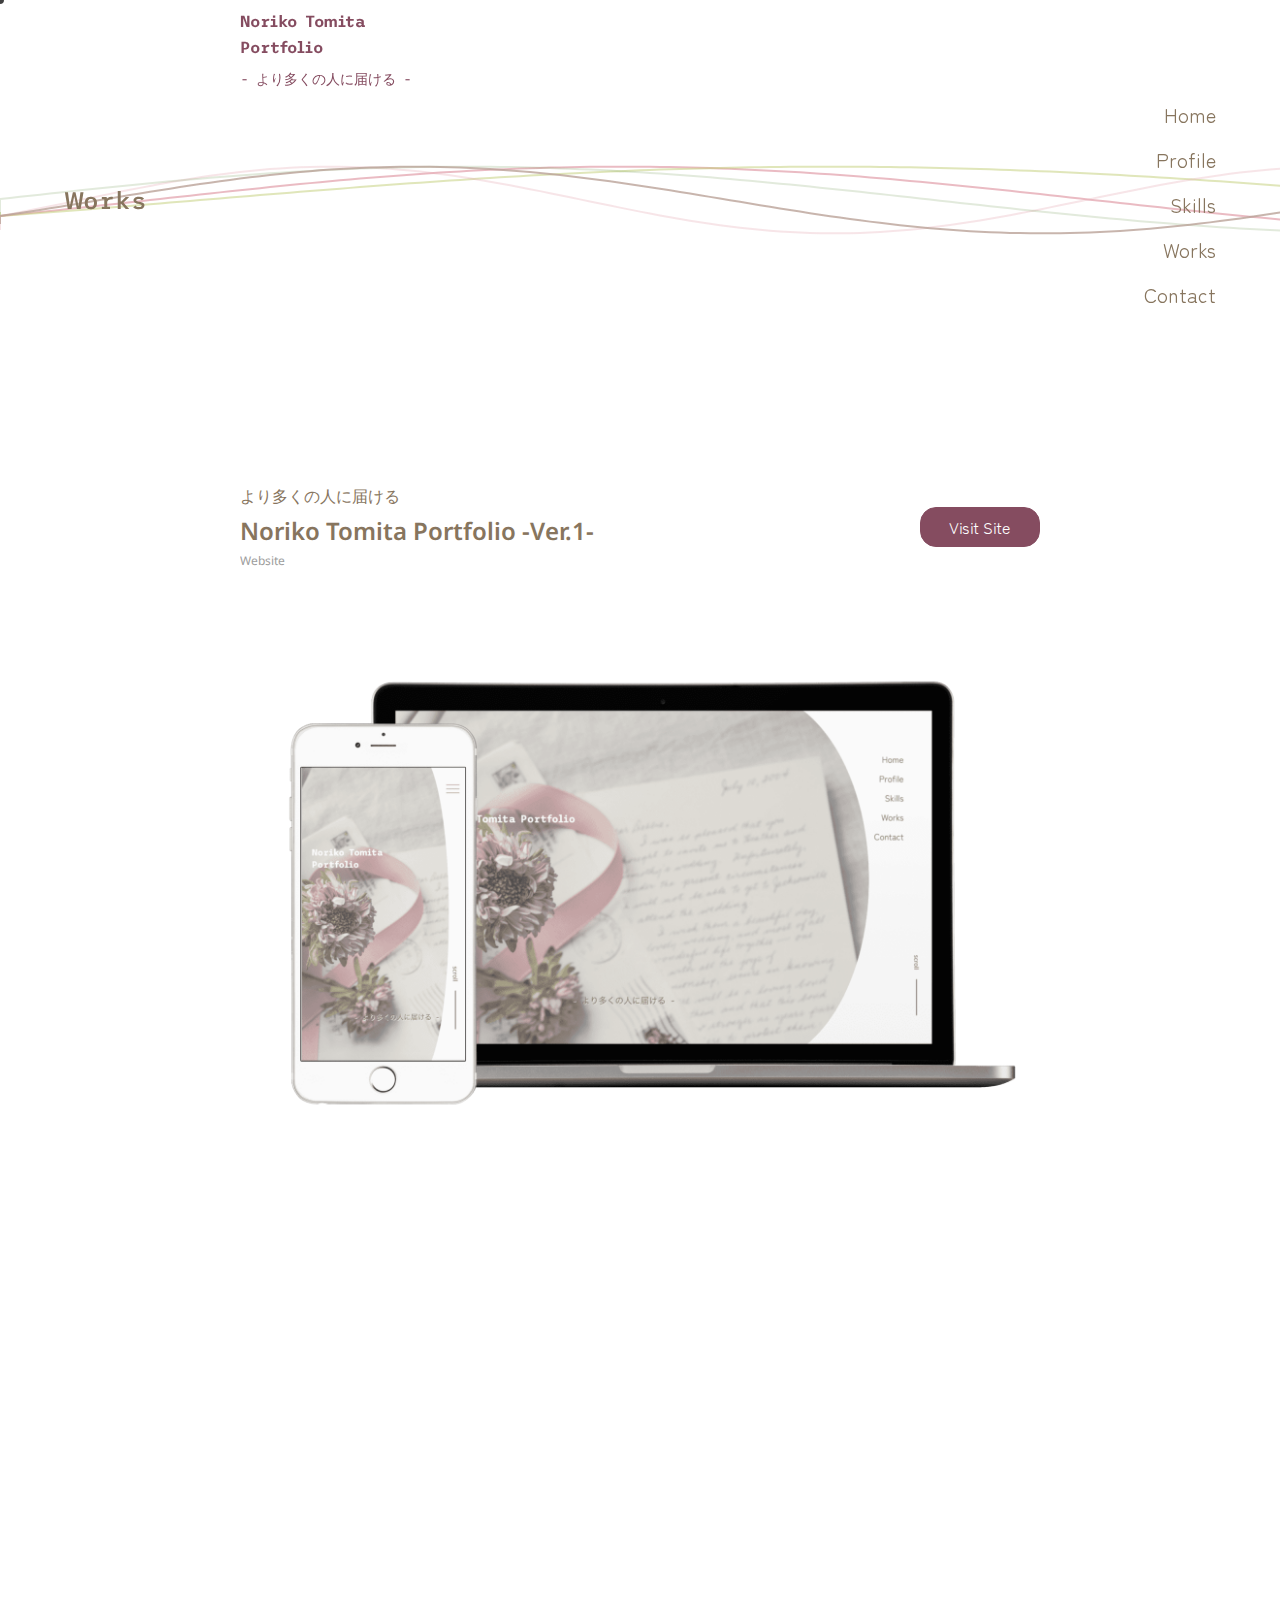
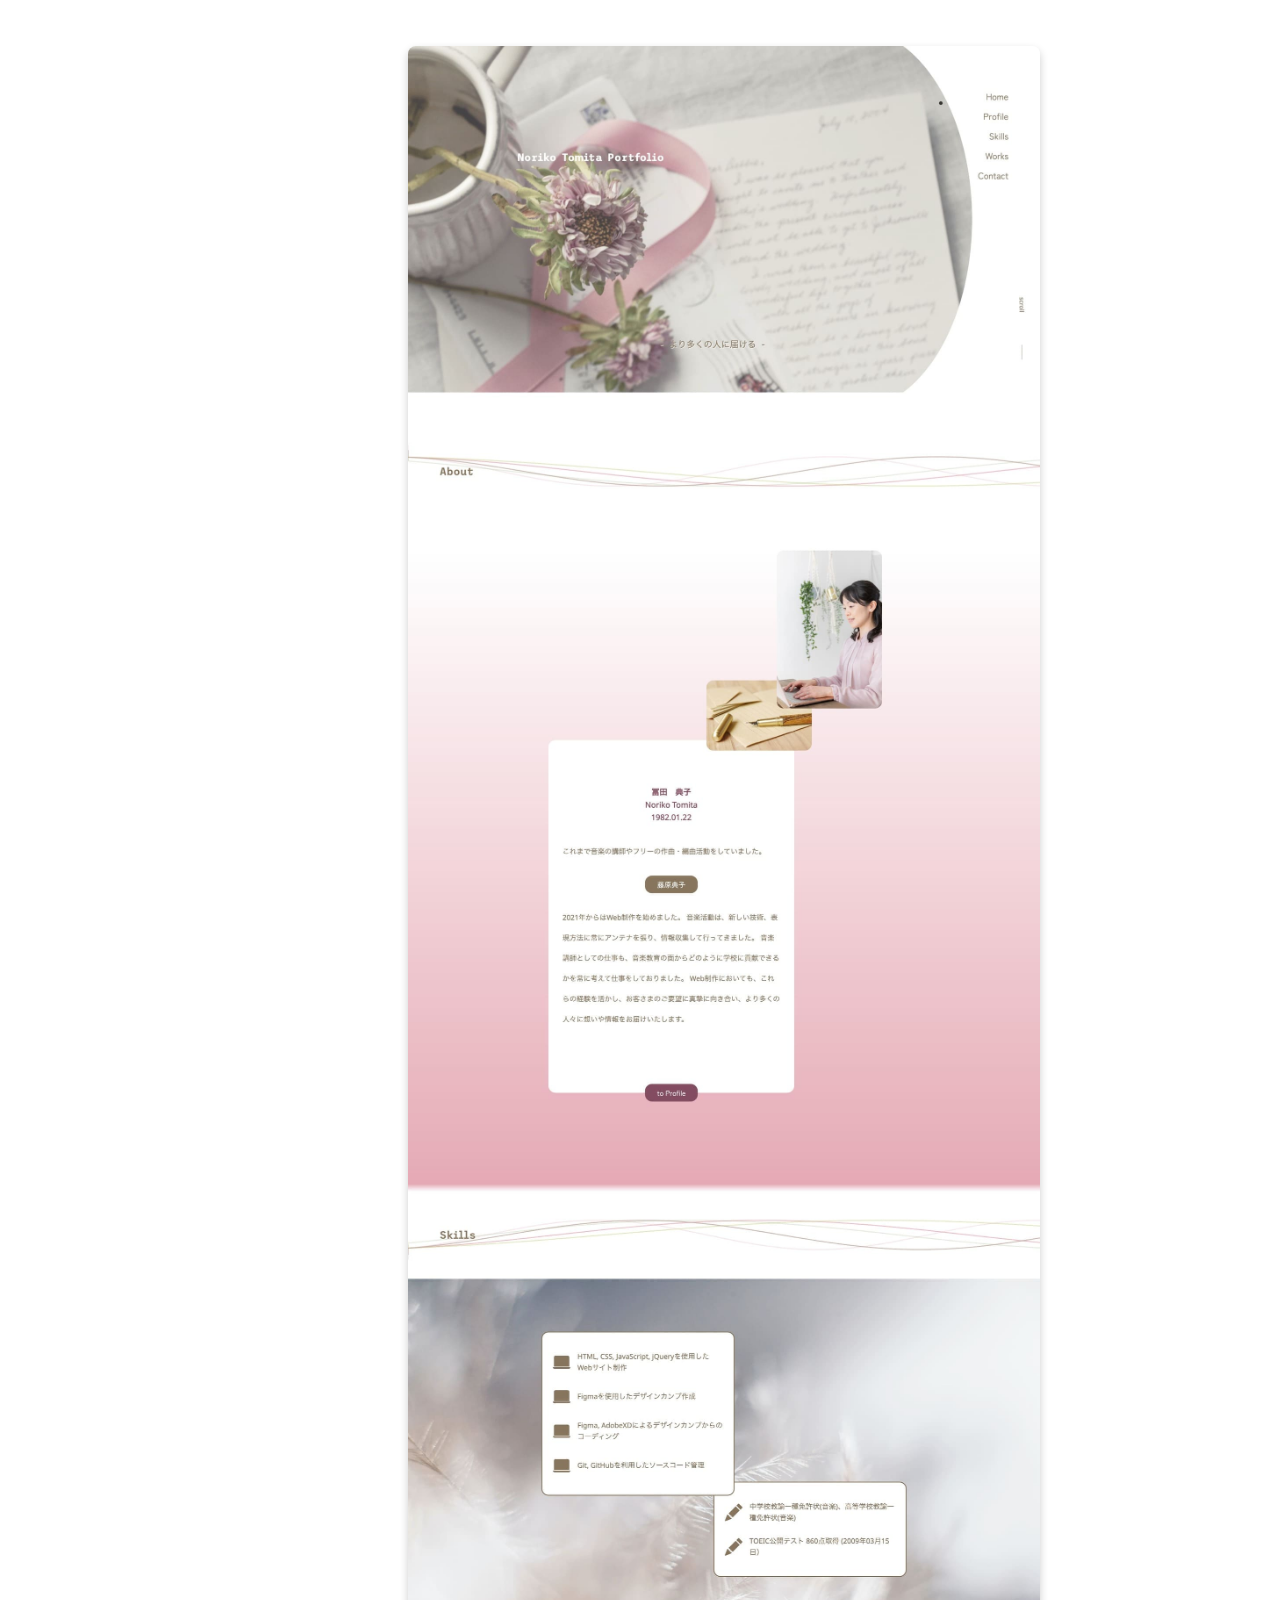
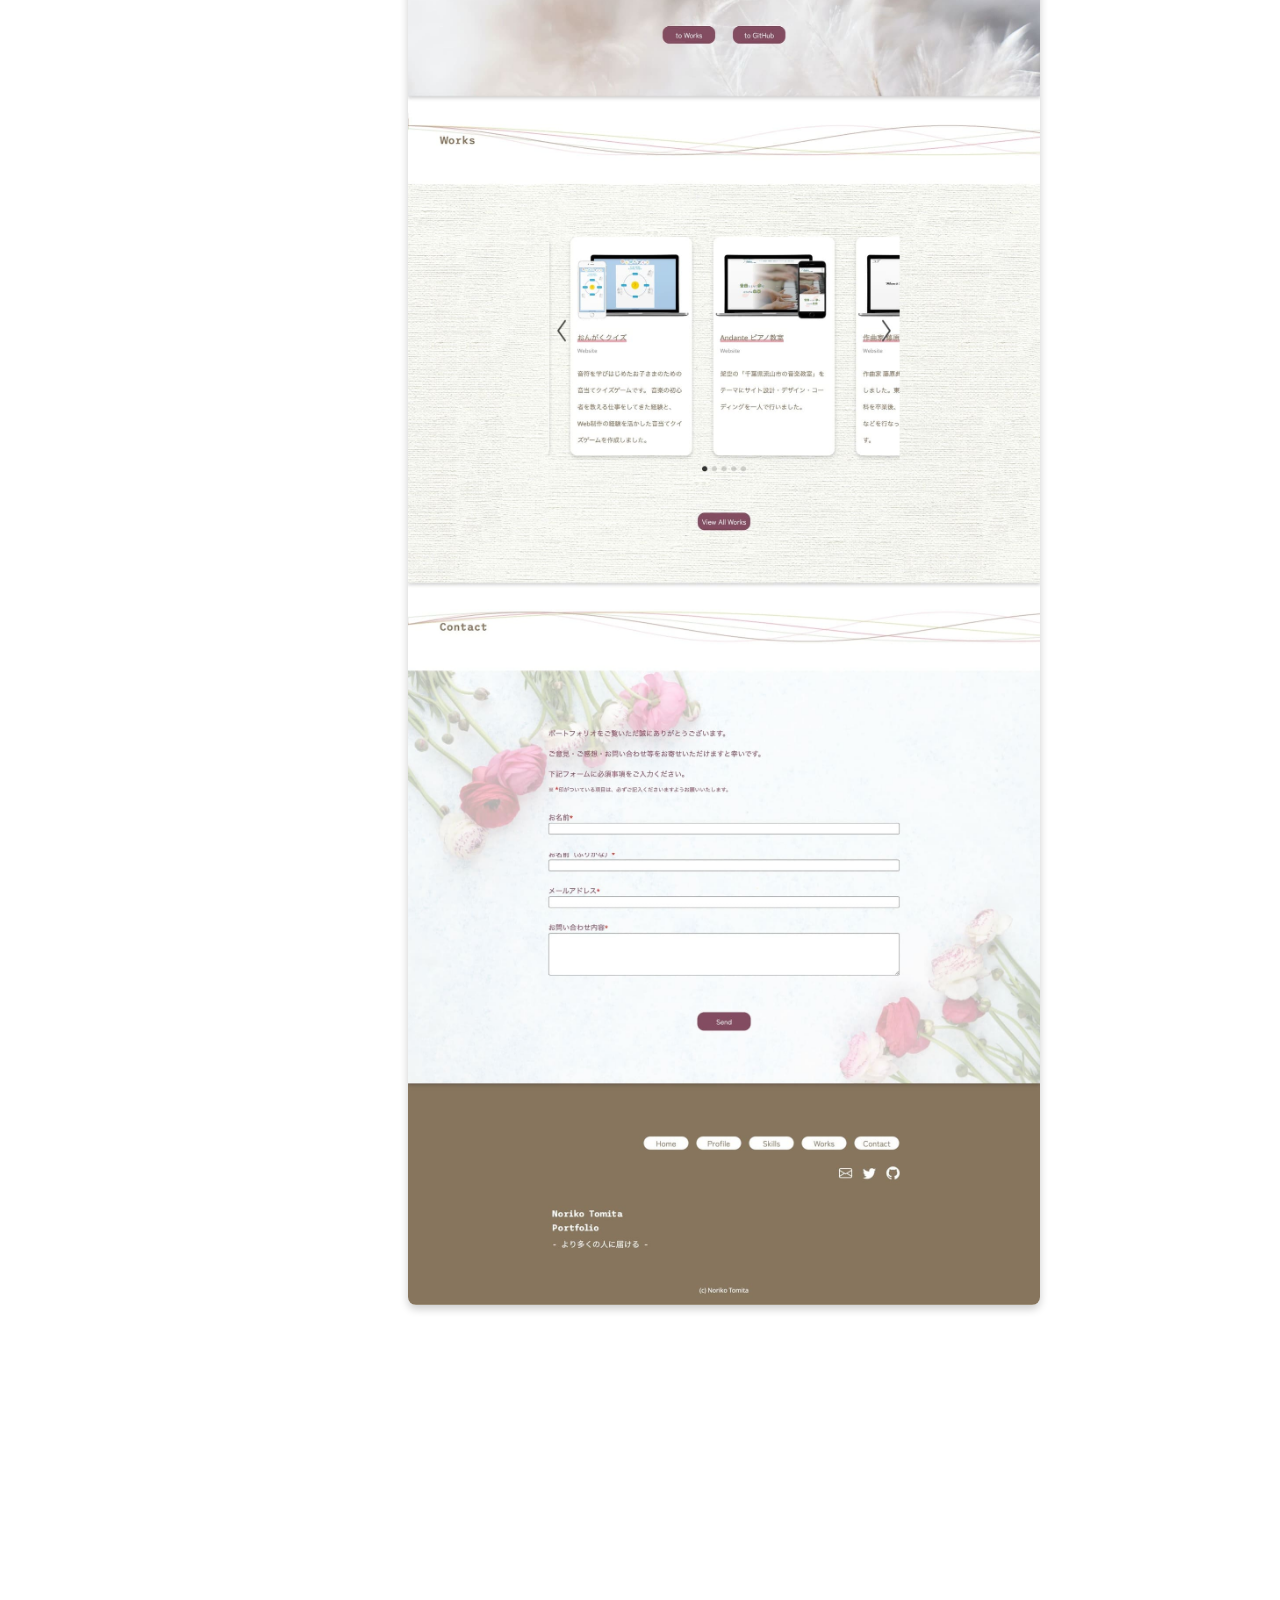
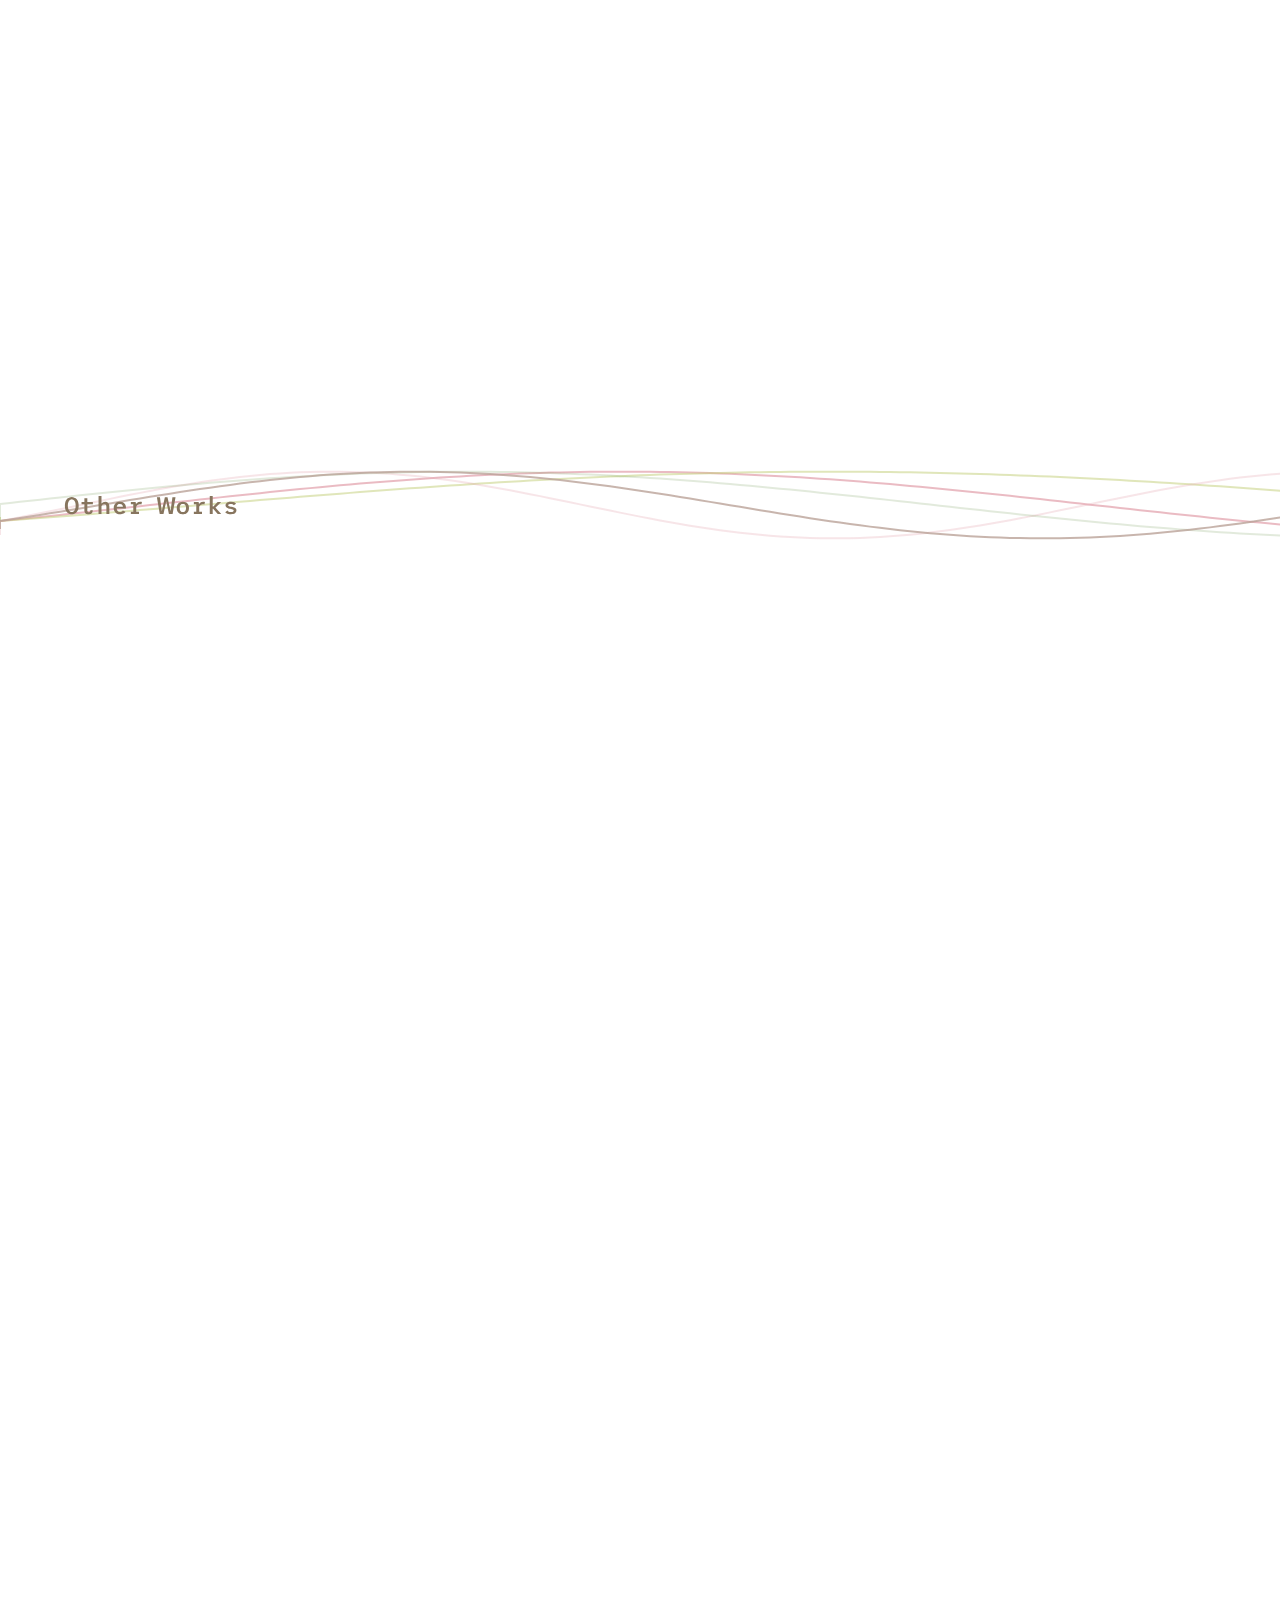
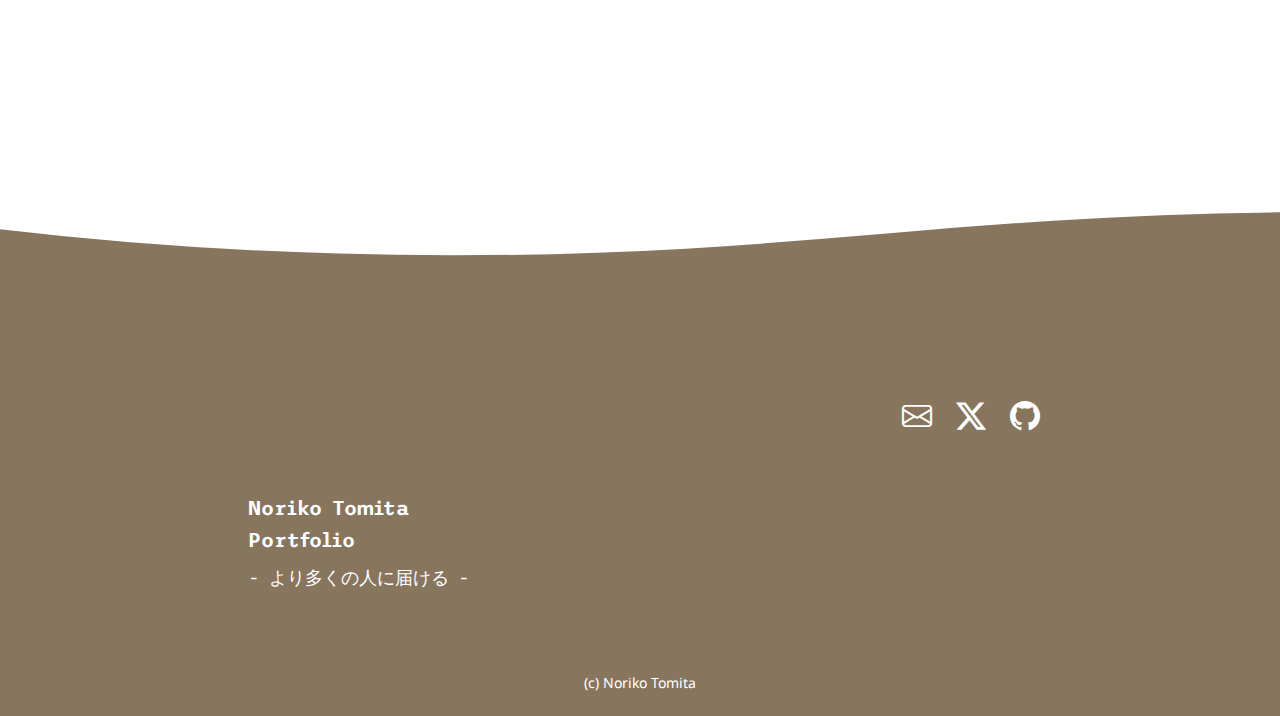
<file: works/portfolio-ver-1.html>
<!DOCTYPE html>
<html lang="ja">
<head>
  <meta charset="UTF-8">
  <meta http-equiv="X-UA-Compatible" content="IE=edge">
  <meta name="viewport" content="width=device-width, initial-scale=1.0">
  <title>Noriko Tomita Portfolio-ver.1 | Works | Noriko Tomita Portfolio</title>
  <link rel="shortcut icon" href="../img/favicon.ico">
  <link rel="preconnect" href="https://fonts.googleapis.com">
  <link rel="preconnect" href="https://fonts.gstatic.com" crossorigin>
  <link href="https://fonts.googleapis.com/css2?family=Noto+Sans&family=Trispace:wght@400;500;600&family=Zen+Maru+Gothic&display=swap" rel="stylesheet">
  <link rel="stylesheet" href="https://cdn.jsdelivr.net/npm/bootstrap-icons@1.11.1/font/bootstrap-icons.css">
  <link
  rel="stylesheet"
  href="https://cdn.jsdelivr.net/npm/swiper@8/swiper-bundle.min.css"
/>
  <link rel="stylesheet" href="../css/style.css">
  <link rel="stylesheet" href="../css/profile.css">
  <link rel="stylesheet" href="../css/works.css">
</head>
<body>
  <div id="loading">
    <div class="spinner">
      <div class="bounce1"></div>
      <div class="bounce2"></div>
      <div class="bounce3"></div>
    </div>
  </div>
  <header>
    <div class="container">
      <div class="header-title">
        <a href="../index.html">
          <h1 class="title">
            Noriko Tomita<br>Portfolio
           </h1>
           <p class="header-subtitle title">- より多くの人に届ける -</p>
        </a>
      </div>

       <div id="hamburger">
        <span></span>
        <span></span>
        <span></span>
      </div>

      <nav id="header-nav">
        <ul class="menu">
          <li><a href="../index.html">Home</a></li>
          <li><a href="../profile/index.html">Profile</a></li>
          <li><a href="../index.html#skills">Skills</a></li>
          <li><a href="../works/all-works.html">Works</a></li>
          <li><a href="../index.html#contact">Contact</a></li>
        </ul>
      </nav>
    </div>

    <nav id="navi">
      <div class="container">
        <h1 class="nav-title title">
          Noriko Tomita<br>Portfolio
         </h1>
         <p class="nav-subtitle title">- より多くの人に届ける -</p>
        <ul class="menu hamburger-menu">
          <li><a href="../index.html">Home</a></li>
          <li><a href="../profile/index.html">Profile</a></li>
          <li><a href="../index.html#skills">Skills</a></li>
          <li><a href="../works/all-works.html">Works</a></li>
          <li><a href="../index.html#contact">Contact</a></li>
        </ul>
      </div>
    </nav>
  </header>
  <main>
    <div id="works-details">
      <div class="wave">
        <canvas></canvas>
        <h2 class="section-title title">Works</h2>
      </div>

      <div class="works-details-contents works-portfolio-bg">
        <section class="works-title-top">
          <div class="container">
            <div class="works-title animate from-bottom">
              <p class="works-subtitle">より多くの人に届ける</p>
              <h2>Noriko Tomita Portfolio -Ver.1-</h2>
              <p class="category">Website</p>
            </div>
  
            <div id="visit-btn-lg">
              <a class="button link-btn animate from-bottom" href="https://tomatonft.github.io/portfolio-v1/" target="_blank" rel="noopener noreferrer">Visit Site</a>
            </div>
          </div>

          <div class="container mockup animate from-bottom">
            <a href="https://tomatonft.github.io/portfolio-v1" target="_blank" rel="noopener noreferrer">
              <img class="mockup-image" src="img/portfolio/mockup-ver-1.png" loading=”lazy” alt="「Noriko Tomita Portfolio」のモックアップです。">
            </a>
          </div>
        </section>
      
        <section class="concept">
          <div class="container">
            <h3 class="works-details-section-title animate from-bottom">concept</h3>

            <div class="works-details-inner">
              <p class="works-details-text animate from-bottom">
                2022年に制作した、改訂前のポートフォリオサイトのデザイン（画像）です。主なコンセプトや色遣いは同じですが、花や手紙の画像が直接的すぎる印象だったのと、SkillsやWorksで使用していた背景画像が、全体のまとまりを欠いてしまっていたため、2023年に変更することにしました。
              </p>
            </div>
          </div>
        </section>

        <section class="contents">
          <div class="container">
            <div>
              <h3 class="works-details-section-title animate from-bottom">contents</h3>
            </div>

            <div class="works-details-inner">
              <div class="portfolio-questionnaire contents-inner">
                <div class="portfolio-questionnaire-img contents-img">
                  <img src="img/portfolio/portfolio-ver-1.jpg" loading=”lazy” alt="「Noriko Tomita Portfolio」デザイン改訂前のデザインの画像です。">
                </div>
              </div>  
              <a class="button link-btn link-btn-ver-1 animate from-bottom" href="portfolio.html">Back</a>
            </div>
          </div>
        </section>

        <section class="data">
          <div class="container">
            <h3 class="works-details-section-title animate from-bottom">data</h3>

            <div class="works-details-inner">
              <ul class="data-list">
                <li class="animate from-bottom">
                  <span>制作範囲</span>
                  企画・サイト設計・デザイン・コーディング
                </li>
                <li class="animate from-bottom">
                  <span>制作期間</span>
                  2022年11月〜 約3ヶ月<br>
                  （2023年8月デザイン改訂）
                </li>
                <li class="animate from-bottom">
                  <span>使用ツール</span>
                  Figma(デザイン), <br>
                  Visual Studio Code(コーディング）
                </li>
                <li class="animate from-bottom">
                  <span>使用言語</span>
                  HTML, CSS, JavaScript
                </li>
                <li class="animate from-bottom">
                  <span>url</span>
                  https://www.noriko-tomita-web.com/
                </li>
              </ul>
            </div>
          </div>
        </section> 
      </div>
    </div>

    <div id="other-works">
      <div class="wave">
        <canvas></canvas>
        <h2 class="section-title title">Other Works</h2>
      </div>

      <div class="works-contents">
        <div class="container">
          <ul class="works-list">
            <li class="swiper-slide animate from-bottom">
              <div class="item">
                <a href="../works/megumi-anami.html">
                  <img class="mockup-image" src="../img/mockup-megumi-anami.png" loading=”lazy” alt="「穴見めぐみ 作曲家・ピアニスト」のモックアップです。">

                  <h3 class="swiper-title swiper-title-short"><span class="works-title-underline">穴見めぐみ 作曲家・ピアニスト</span></h3>
                  <p class="category">Website</p>
                  <p class="swiper-text">作曲家・ピアニストのWebサイトを作成しました。最新の活動内容とプロフィール、過去の活動履歴をシンプルに、わかりやすく紹介できるページとなるよう工夫しました。</p>
                </a>
              </div>
            </li>

            <li class="swiper-slide animate from-bottom">
              <div class="item">
                <a href="../works/soin-company.html">
                  <img class="mockup-image" src="../img/mockup-soin-company.png" loading=”lazy” alt="化粧品LP「ソワン ミネラル美容クリーム」のモックアップです。">

                  <h3 class="swiper-title"><span class="works-title-underline">ソワン<br>ミネラル美容クリーム</span></h3>
                  <p class="category">Website</p>
                  <p class="swiper-text">架空の美容クリームのランディングページを制作しました。乾燥が気になる秋・冬を前に購入促進のためのキャンペーンを実施するという設定でサイト設計・デザイン・コーディングを一人で行いました。</p>
                </a>
              </div>
            </li>

            <li class="swiper-slide animate from-bottom">
              <div class="item">
                <a href="../works/kyusyoku-pan.html">
                  <img class="mockup-image" src="../img/mockup-kyusyoku-pan.png" loading=”lazy” alt="「二五六区の給食ぱん屋」のモックアップです。">

                  <h3 class="swiper-title swiper-title-short"><span class="works-title-underline">二五六区の給食ぱん屋</span></h3>
                  <p class="category">Website</p>
                  <p class="swiper-text">2023年04月24日開講の256times「フロントエンド案件修行 給食ぱん屋編」に参加し、制作しました。 5日間で1ページのサイトを作り上げることが課題で、ロゴや写真素材、架空案件の設定の提供がありました。</p>
                </a>
              </div>
            </li>

            <li class="swiper-slide animate from-bottom">
              <div class="item">
                <a href="../works/noriko-fujiwara.html">
                  <img class="mockup-image" src="../img/mockup-noriko-fujiwara.png" loading=”lazy” alt="「作曲家 藤原典子」のモックアップです。">

                  <h3 class="swiper-title swiper-title-short"><span class="works-title-underline">作曲家 藤原典子</span></h3>
                  <p class="category">Website</p>
                  <p class="swiper-text">作曲家 藤原典子のウェブサイトを制作しました。東京藝術大学音楽学部作曲科を卒業後、作曲、編曲、後進の指導などを行なっている音楽家のページです。</p>
                </a>
              </div>
            </li>

            <li class="swiper-slide animate from-bottom">
              <div class="item">
                <a href="../works/music-quiz.html">
                  <img class="mockup-image" src="../img/mockup-musicquiz.png" loading=”lazy” alt="「おんがくクイズ」のモックアップです。">

                  <h3 class="swiper-title swiper-title-short"><span class="works-title-underline">おんがくクイズ</span></h3>
                  <p class="category">Website</p>
                  <p class="swiper-text">音符を学びはじめたお子さまのための音当てクイズゲームです。 音楽の初心者を教える仕事をしてきた経験と、Web制作の経験を活かした音当てクイズゲームを作成しました。</p>
                </a>
              </div>
            </li>

            <li class="swiper-slide animate from-bottom">
              <div class="item">
                <a href="../works/andante.html">
                  <img class="mockup-image" src="../img/mockup-andante.png" loading=”lazy” alt="「アンダンテピアノ教室」のモックアップです。">

                  <h3 class="swiper-title swiper-title-short"><span class="works-title-underline">Andante ピアノ教室</span></h3>
                  <p class="category">Website</p>
                  <p class="swiper-text">架空の「千葉県流山市の音楽教室」をテーマにサイト設計・デザイン・コーディングを一人で行いました。</p>
                </a>
              </div>
            </li>

            <li class="swiper-slide animate from-bottom">
              <div class="item">
                <a href="../works/usagi-an.html">
                  <img class="mockup-image" src="../img/mockup-usagi-an.png" loading=”lazy” alt="「うさぎ庵」のモックアップです。">

                  <h3 class="swiper-title swiper-title-short"><span class="works-title-underline">うさぎ庵</span></h3>
                  <p class="category">Website</p>
                  <p class="swiper-text">架空の「台東区の和菓子屋さん」をテーマにサイト設計・デザイン・コーディングを一人で行いました。</p>
                </a>
              </div>
            </li>
          </ul>

          <a class="button link-btn animate from-bottom" href="all-works.html">View All Works</a>

        </div>
      </div>
    </div>

    <a id="visit-btn-sm" href="#" target="_blank" rel="noopener noreferrer" class="button link-btn">
      Visit Site
    </a> 
  </main>

  <footer>
    <div class="custom-shape-divider-top-1692106993">
      <svg data-name="Layer 1" xmlns="http://www.w3.org/2000/svg" viewBox="0 0 1200 120" preserveAspectRatio="none">
          <path d="M321.39,56.44c58-10.79,114.16-30.13,172-41.86,82.39-16.72,168.19-17.73,250.45-.39C823.78,31,906.67,72,985.66,92.83c70.05,18.48,146.53,26.09,214.34,3V0H0V27.35A600.21,600.21,0,0,0,321.39,56.44Z" class="shape-fill"></path>
      </svg>
    </div>
    <div class="container">
      <nav class="footer-nav">
        <ul>
          <li><a class="button animate from-bottom" href="../index.html">Home</a></li>
          <li><a class="button animate from-bottom" href="../profile/index.html">Profile</a></li>
          <li><a class="button animate from-bottom" href="../index.html#skills">Skills</a></li>
          <li><a class="button animate from-bottom" href="../works/all-works.html">Works</a></li>
          <li><a class="button animate from-bottom" href="../index.html#contact">Contact</a></li>
        </ul>
      </nav>
  
      <ul class="footer-icons">
        <li>
          <a href="mailto:info@noriko-tomita-web.com"><i class="bi bi-envelope"></i></a>
        </li>
        <li>
          <a href="https://twitter.com/Mirai36238644" target="_blank" rel="noopener noreferrer"><i class="bi bi-twitter-x"></i></a>
        </li>
        <li>
          <a href="https://github.com/tomatonft" target="_blank" rel="noopener noreferrer"><i class="bi bi-github"></i></a>
        </li>
      </ul>
  
      <div class="footer-text">
        <a href="../index.html">
          <h1 class="footer-title title">
            Noriko Tomita<br>Portfolio
           </h1>
           <p class="footer-subtitle title">- より多くの人に届ける -</p>
        </a>
      </div>
  
      <small>(c) Noriko Tomita</small>
    </div>
  
  </footer>
  <div id="cursor"></div>
  <script src="https://cdn.jsdelivr.net/npm/swiper@8/swiper-bundle.min.js"></script>
  <script src="../js/main.js"></script>
  <script src="../js/works.js"></script>
  <script src="../js/headerNav.js"></script>
</body>
</html>
</file>
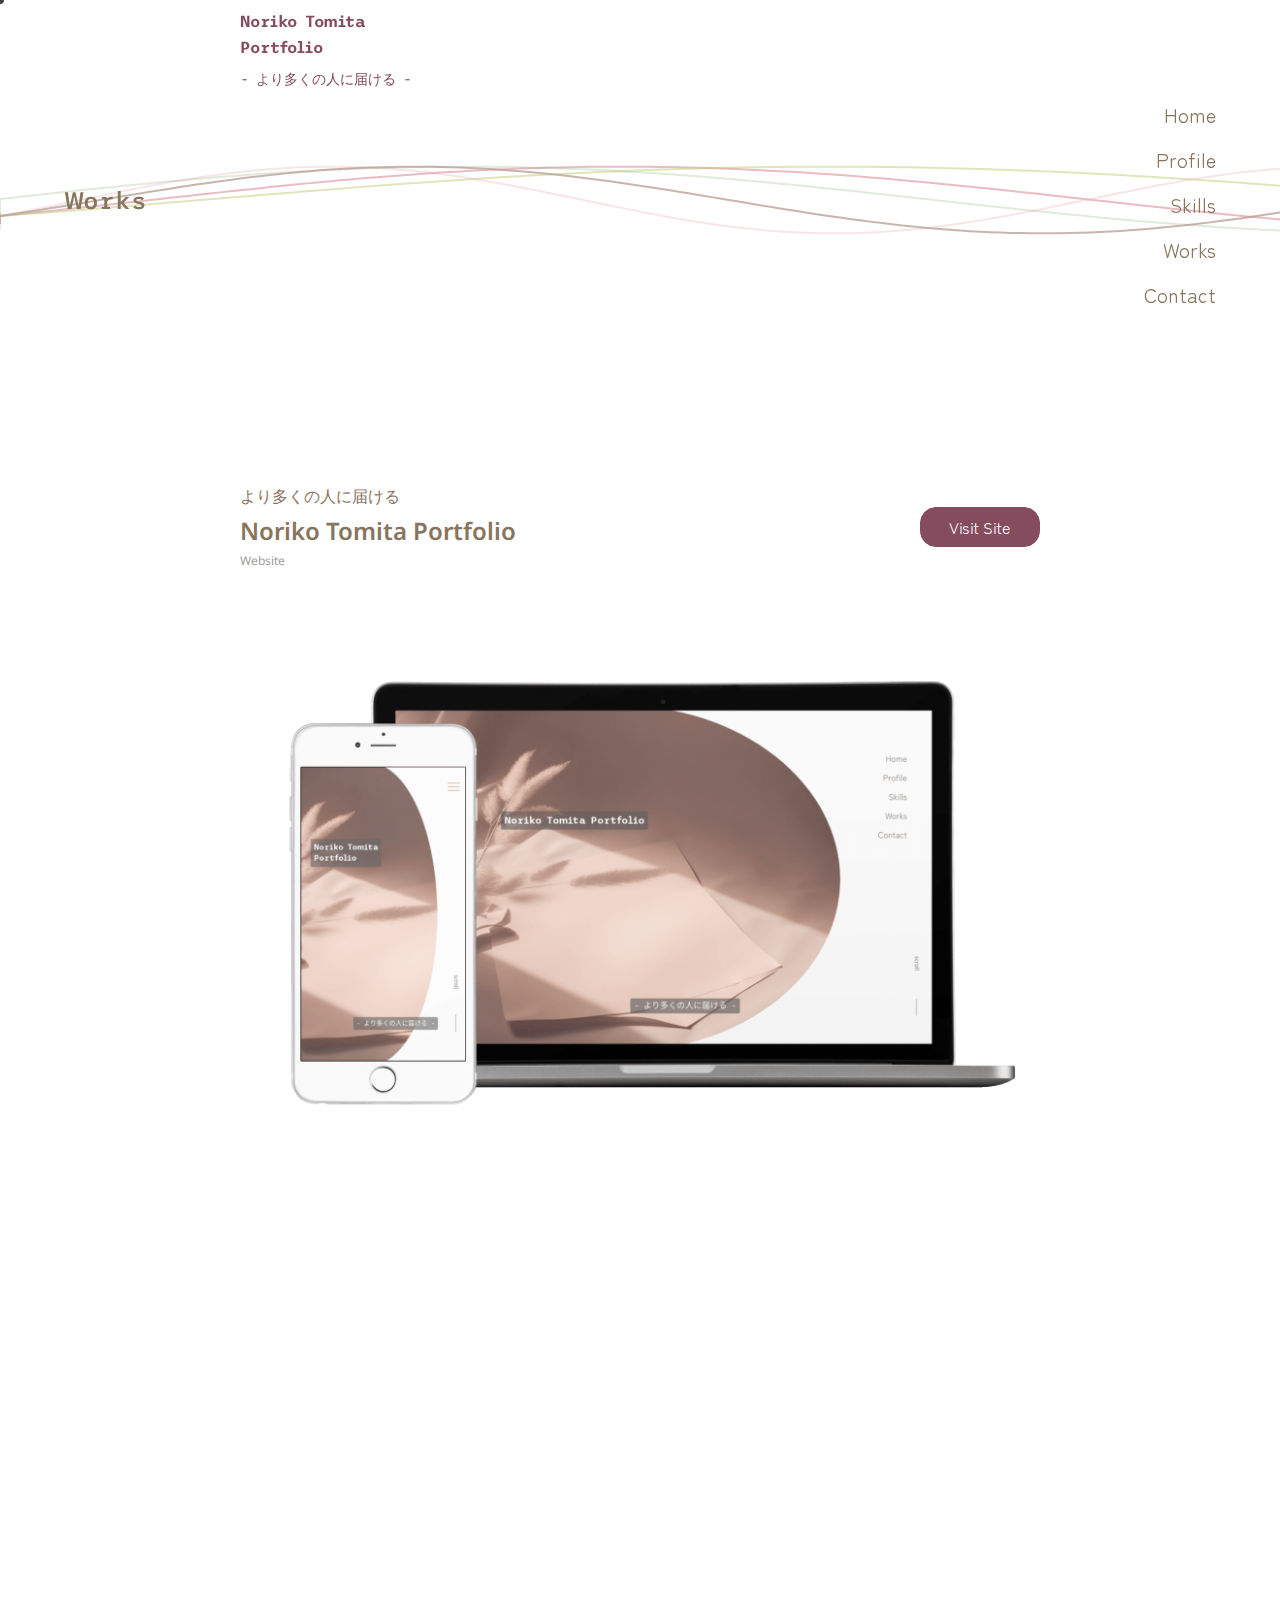
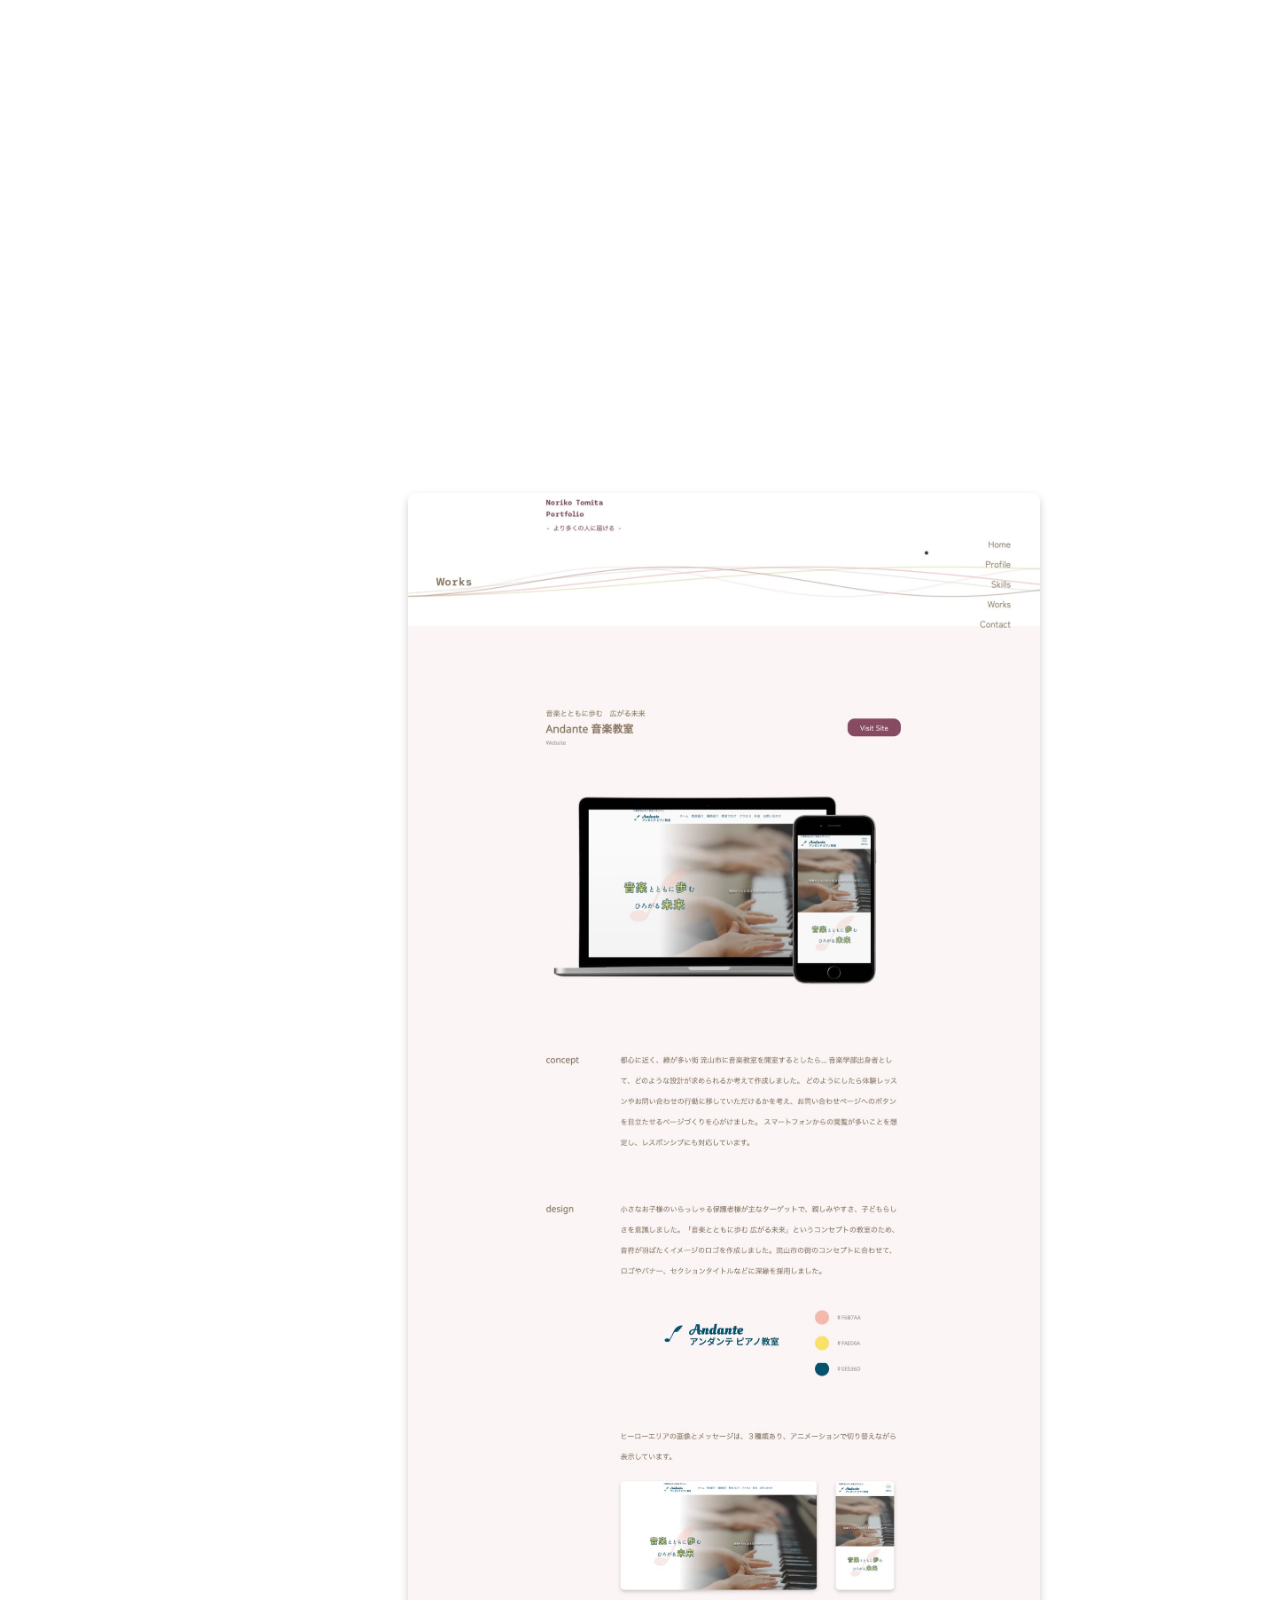
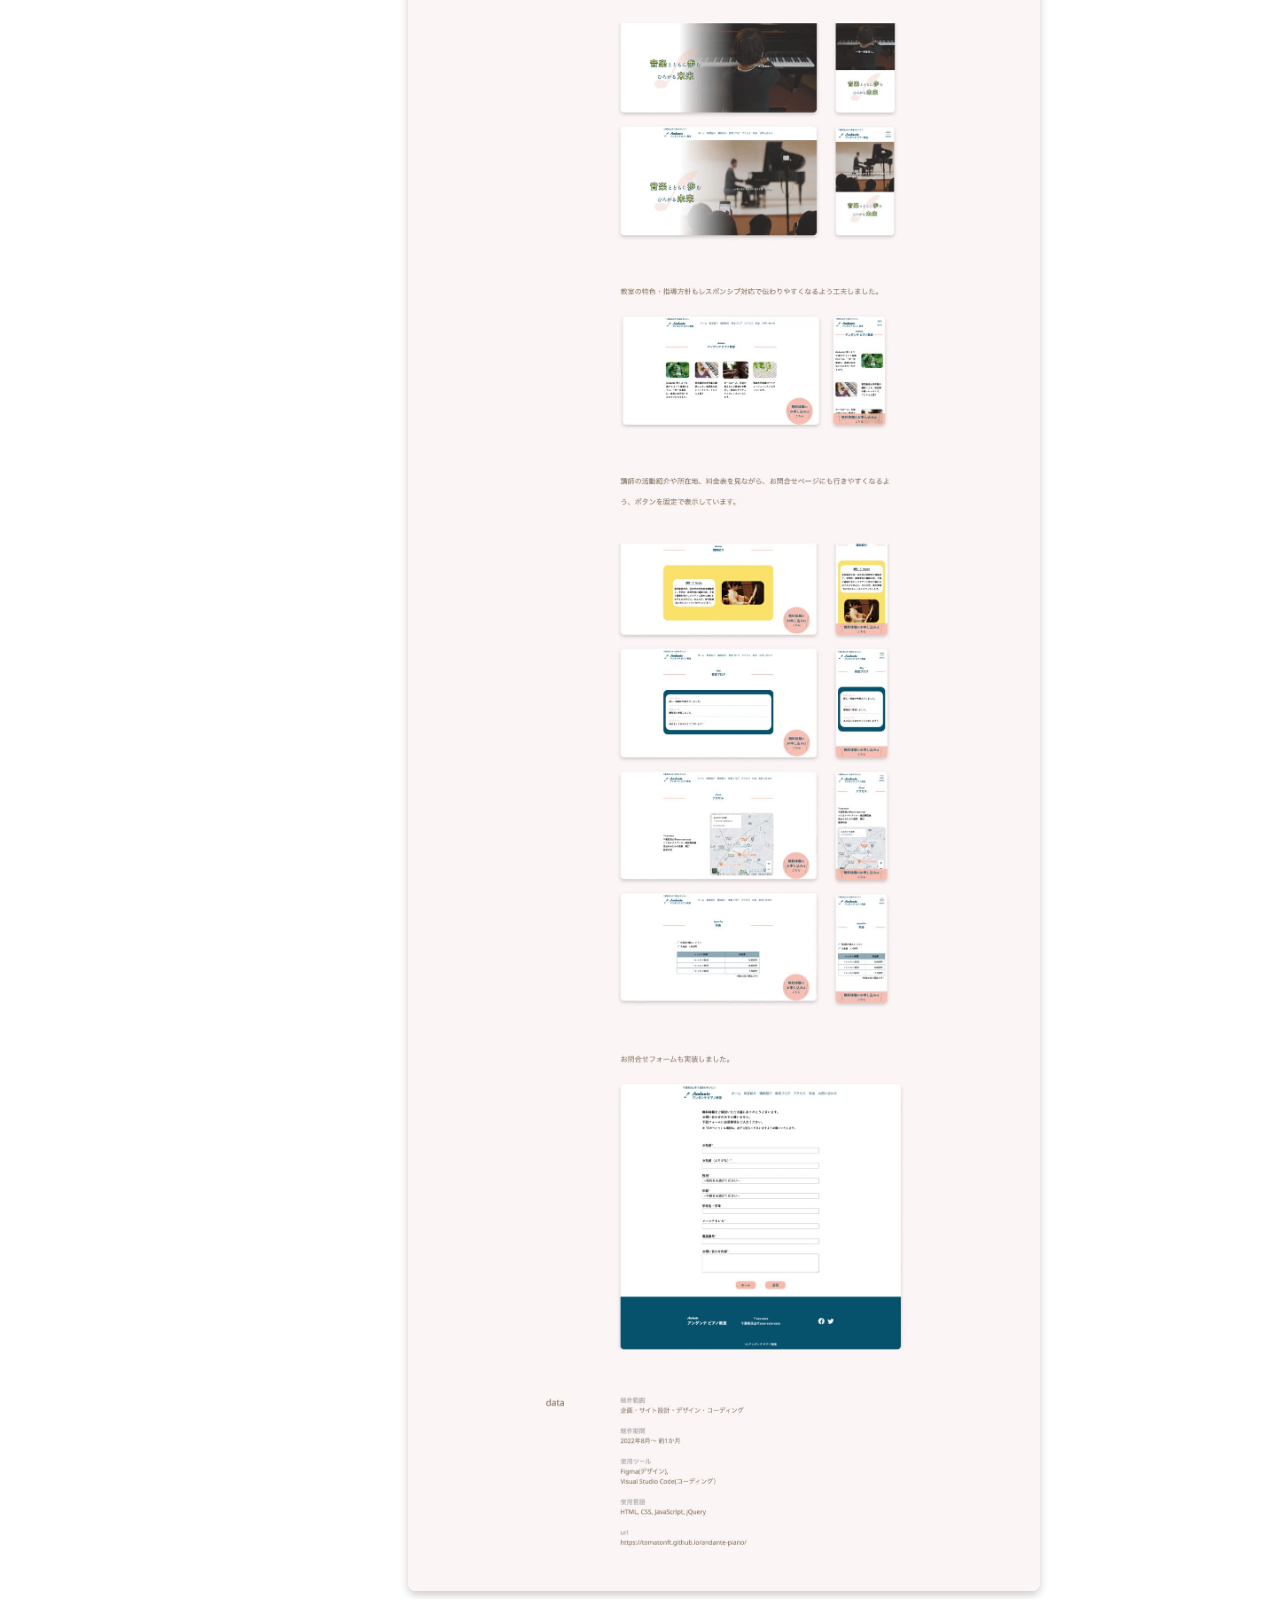
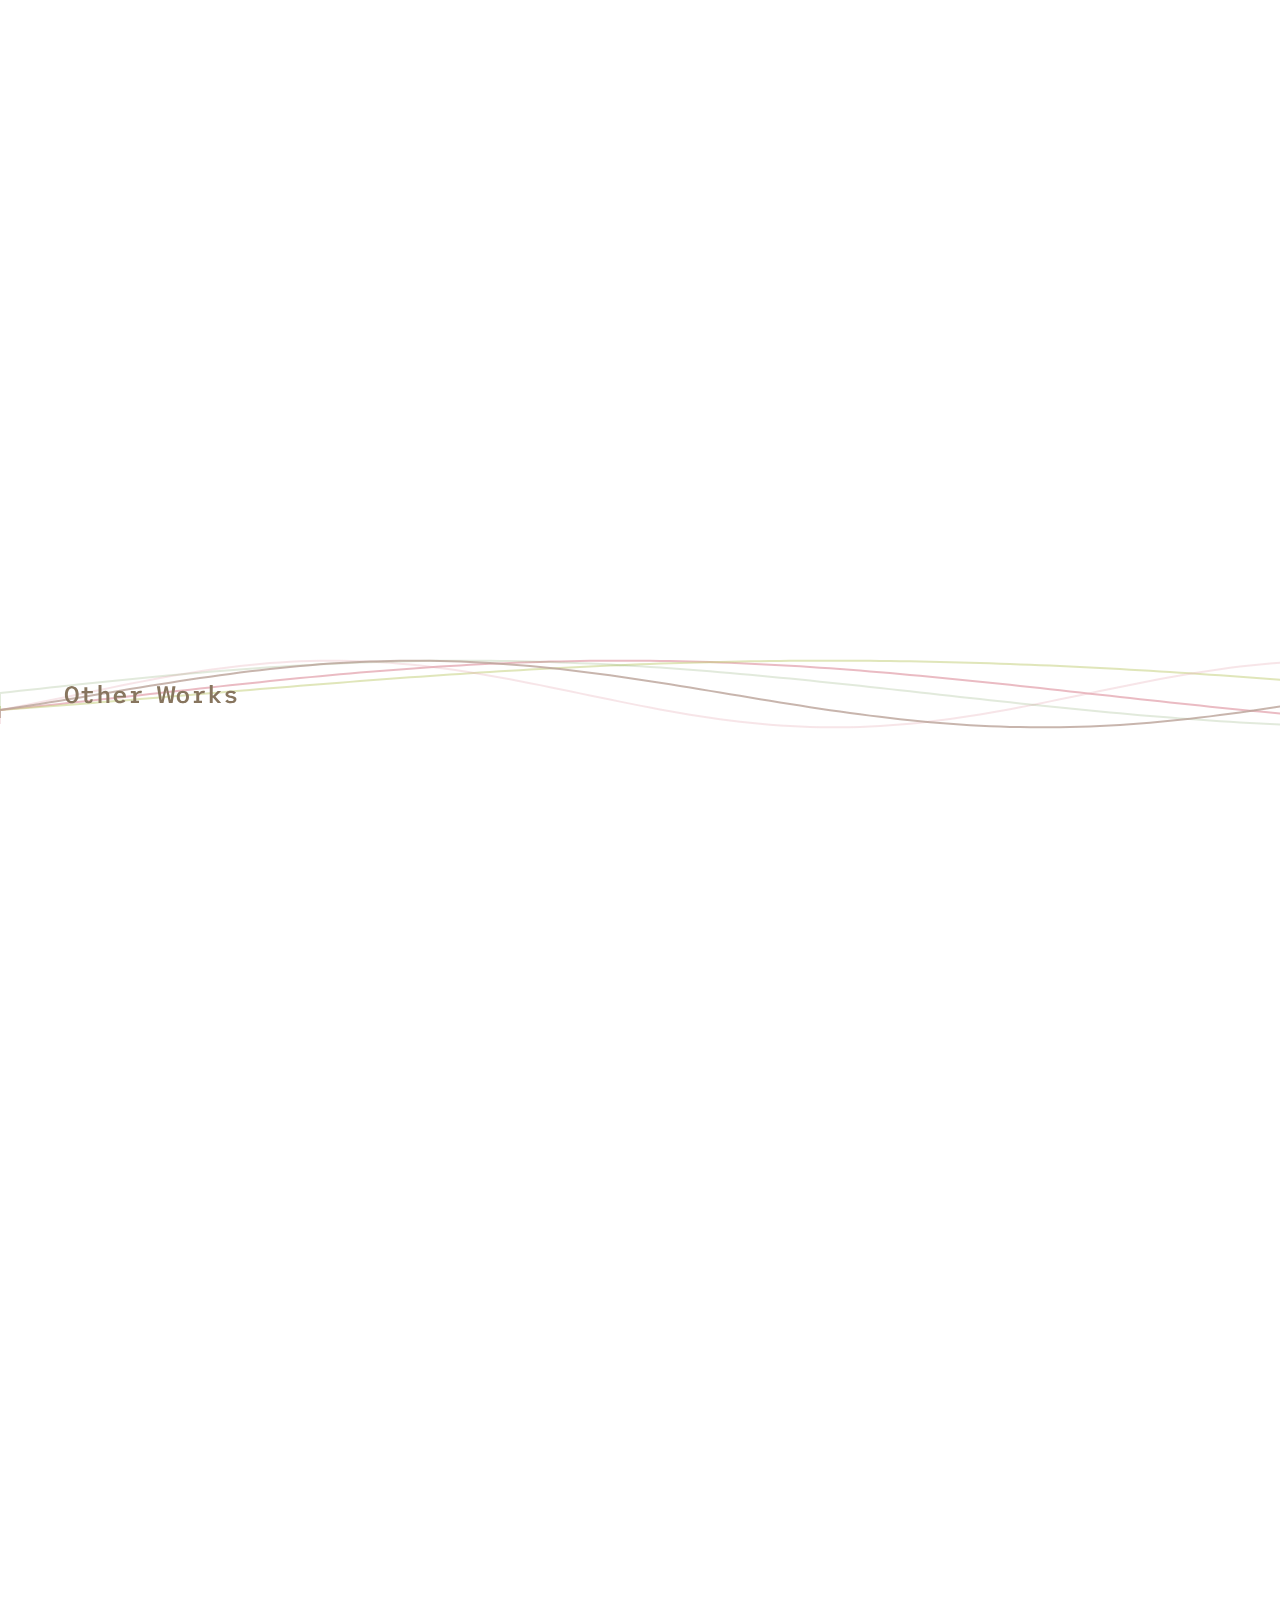
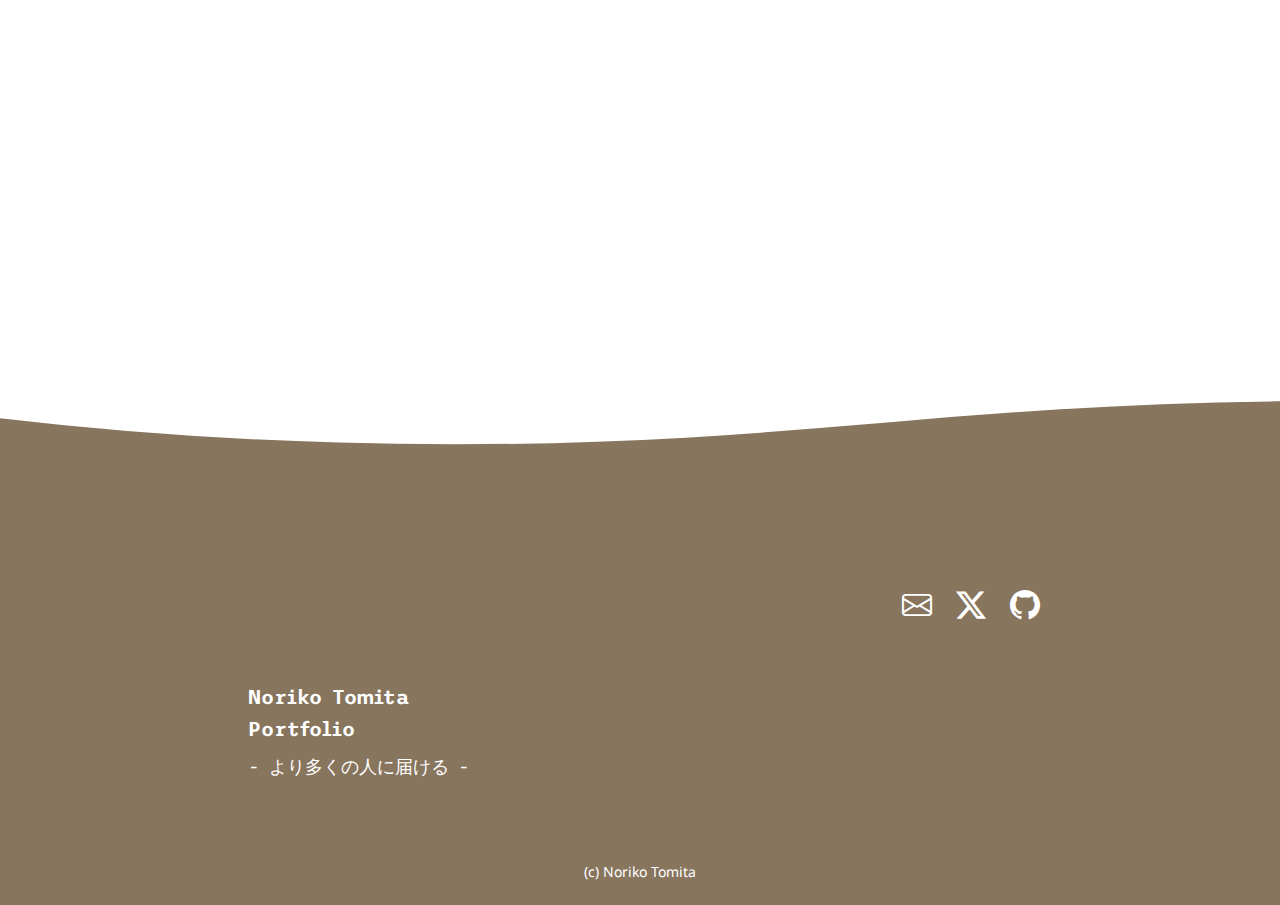
<file: works/portfolio.html>
<!DOCTYPE html>
<html lang="ja">
<head>
  <meta charset="UTF-8">
  <meta http-equiv="X-UA-Compatible" content="IE=edge">
  <meta name="viewport" content="width=device-width, initial-scale=1.0">
  <title>Noriko Tomita Portfolio | Works | Noriko Tomita Portfolio</title>
  <link rel="shortcut icon" href="../img/favicon.ico">
  <link rel="preconnect" href="https://fonts.googleapis.com">
  <link rel="preconnect" href="https://fonts.gstatic.com" crossorigin>
  <link href="https://fonts.googleapis.com/css2?family=Noto+Sans&family=Trispace:wght@400;500;600&family=Zen+Maru+Gothic&display=swap" rel="stylesheet">
  <link rel="stylesheet" href="https://cdn.jsdelivr.net/npm/bootstrap-icons@1.11.1/font/bootstrap-icons.css">
  <link
  rel="stylesheet"
  href="https://cdn.jsdelivr.net/npm/swiper@8/swiper-bundle.min.css"
/>
  <link rel="stylesheet" href="../css/style.css">
  <link rel="stylesheet" href="../css/profile.css">
  <link rel="stylesheet" href="../css/works.css">
</head>
<body>
  <div id="loading">
    <div class="spinner">
      <div class="bounce1"></div>
      <div class="bounce2"></div>
      <div class="bounce3"></div>
    </div>
  </div>
  <header>
    <div class="container">
      <div class="header-title">
        <a href="../index.html">
          <h1 class="title">
            Noriko Tomita<br>Portfolio
           </h1>
           <p class="header-subtitle title">- より多くの人に届ける -</p>
        </a>
      </div>

       <div id="hamburger">
        <span></span>
        <span></span>
        <span></span>
      </div>

      <nav id="header-nav">
        <ul class="menu">
          <li><a href="../index.html">Home</a></li>
          <li><a href="../profile/index.html">Profile</a></li>
          <li><a href="../index.html#skills">Skills</a></li>
          <li><a href="../works/all-works.html">Works</a></li>
          <li><a href="../index.html#contact">Contact</a></li>
        </ul>
      </nav>
    </div>

    <nav id="navi">
      <div class="container">
        <h1 class="nav-title title">
          Noriko Tomita<br>Portfolio
         </h1>
         <p class="nav-subtitle title">- より多くの人に届ける -</p>
        <ul class="menu hamburger-menu">
          <li><a href="../index.html">Home</a></li>
          <li><a href="../profile/index.html">Profile</a></li>
          <li><a href="../index.html#skills">Skills</a></li>
          <li><a href="../works/all-works.html">Works</a></li>
          <li><a href="../index.html#contact">Contact</a></li>
        </ul>
      </div>
    </nav>
  </header>
  <main>
    <div id="works-details">
      <div class="wave">
        <canvas></canvas>
        <h2 class="section-title title">Works</h2>
      </div>

      <div class="works-details-contents works-portfolio-bg">
        <section class="works-title-top">
          <div class="container">
            <div class="works-title animate from-bottom">
              <p class="works-subtitle">より多くの人に届ける</p>
              <h2>Noriko Tomita Portfolio</h2>
              <p class="category">Website</p>
            </div>
  
            <div id="visit-btn-lg">
              <a class="button link-btn animate from-bottom" href="../index.html" target="_blank" rel="noopener noreferrer">Visit Site</a>
            </div>
          </div>

          <div class="container mockup animate from-bottom">
            <a href="../index.html" target="_blank" rel="noopener noreferrer">
              <img class="mockup-image" src="../img/mockup-noriko-tomita.png" loading=”lazy” alt="「Noriko Tomita Portfolio」のモックアップです。">
            </a>
          </div>
        </section>
      
        <section class="concept">
          <div class="container">
            <h3 class="works-details-section-title animate from-bottom">concept</h3>

            <div class="works-details-inner">
              <p class="works-details-text animate from-bottom">
                2021年10月以降に作成したウェブサイトの紹介をするポートフォリオサイトを制作しました。制作例を分かりやすく伝えるため、トップページの作品紹介の部分にはSwiper.jsを使用したスライダーを用いています。さらに、作品ごとにページを作成し、スクリーンショットの画像とともに制作の意図やデザインのポイントなどを詳しく紹介しています。スマートフォンからの閲覧が多いことを想定し、レスポンシブにも対応しています。
              </p>
            </div>
          </div>
        </section>

        <section class="design">
          <div class="container">
            <h3 class="works-details-section-title animate from-bottom">design</h3>

            <div class="works-details-inner">
              <p class="works-details-text animate from-bottom">
                ウェブサイト制作を検討されている方に理念や人物像が伝わるよう、分かりやすく、安心感を持てるポートフォリオ作りを心がけました。新しくサイト制作をされる方を対象としており、始まりを連想させる春らしい、明るい色遣いを意識しました。明るい中にも落ち着いた印象になるよう、中彩度の色を組み合わせました。
              </p>
    
              <div class="colors-samples portfolio">
                <ul class="colors-samples-1">
                  <li class="color animate from-bottom">＃E5AAB4</li>
                  <li class="color animate from-bottom">＃F0CED3</li>
                  <li class="color animate from-bottom">＃D46982</li>
                  <li class="color animate from-bottom">＃854C60</li>
                </ul>
                <ul class="colors-samples-2">
                  <li class="color animate from-bottom">＃87755E</li>
                  <li class="color animate from-bottom">＃C1CD75</li>
                  <li class="color animate from-bottom">＃6E9452</li>        
                </ul>
              </div>
            </div>
          </div>
        </section>

        <section class="contents">
          <div class="container">
            <div>
              <h3 class="works-details-section-title animate from-bottom">contents</h3>
            </div>

            <div class="works-details-inner">
              <p class="works-details-text animate from-bottom">
                より多くの人に情報が伝わるウェブサイト作りを目指しており、メインビジュアルに手紙の画像と「より多くの人に届ける」というフレーズを配置しました。
              </p>
  
              <div class="screen-shots-2 contents-img">
                <div class="screen-shots-lg portfolio-hero-lg animate from-bottom">
                  <img src="img/portfolio/tomita-hero-lg.jpg" loading=”lazy” alt="PC版「Noriko Tomita Portfolio」のヒーローエリアの画像です。">
                </div>
                <div class="screen-shots-sm animate portfolio-hero-sm from-bottom">
                  <img src="img/portfolio/tomita-hero-sm.jpg" loading=”lazy” alt="スマートフォン版「Noriko Tomita Portfolio」のヒーローエリアの画像です。">
                </div>
              </div>
  
              <div class="contact contents-inner">
                <p class="works-details-text animate from-bottom">
                  お客さまに寄り添い、ご要望にお応えしていくコンセプトを表現するため、メインビジュアルやお問い合わせフォームのセクションに花の画像を使用しました。
                </p>
  
                <div class="screen-shots-2 contents-img">
                  <div class="screen-shots-lg portfolio-contact-lg animate from-bottom">
                    <img src="img/portfolio/tomita-contact-lg.jpg" loading=”lazy” alt="PC版「Noriko Tomita Portfolio」のお問い合わせフォームの画像です。">
                  </div>
                  <div class="screen-shots-sm portfolio-contact-sm animate from-bottom">
                    <img src="img/portfolio/tomita-contact.sm.jpg" loading=”lazy” alt="スマートフォン版「Noriko Tomita Portfolio」のお問い合わせフォームの画像です。">
                  </div>
                </div>
              </div>
  
              <div class="canvas contents-inner">
                <p class="works-details-text animate from-bottom">
                  各セクションのタイトル部分には、Canvasによるアニメーションを実装しました。情報が伝わっていく様子を表現しています。
                </p>
  
                <div class="screen-shots-2 contents-img">
                  <div class="screen-shots-lg portfolio-canvas-lg animate from-bottom">
                    <img src="img/portfolio/tomita-section-title-lg.jpg" loading=”lazy” alt="PC版「Noriko Tomita Portfolio」のセクションタイトルに用いたcanvasのアニメーション画像です。">
                  </div>
                  <div class="screen-shots-sm portfolio-canvas-sm animate from-bottom">
                    <img src="img/portfolio/tomita-section-title-sm.jpg" loading=”lazy” alt="スマートフォン版「Noriko Tomita Portfolio」のセクションタイトルに用いたcanvasのアニメーション画像です。">
                  </div>
                </div>
              </div>
  
              <div class="portfolio-profile contents-inner">
                <p class="works-details-text animate from-bottom">
                  プロフィールは、トップページでは簡単な自己紹介を掲載し、下層のページにて詳細を掲載しました。
                </p>
  
                <div class="screen-shots-2 contents-img">
                  <div class="screen-shots-lg portfolio-profile-lg animate from-bottom">
                    <img src="img/portfolio/tomita-profile-lg.jpg" loading=”lazy” alt="PC版「Noriko Tomita Portfolio」のプロフィール紹介の画像です。">
                  </div>
                  <div class="screen-shots-sm portfolio-profile-sm animate from-bottom">
                    <img src="img/portfolio/tomita-profile-sm.jpg" loading=”lazy” alt="スマートフォン版「Noriko Tomita Portfolio」のプロフィール紹介の画像です。">
                  </div>
                </div>
              </div>
  
              <div class="portfolio-questionnaire contents-inner">
                <p class="works-details-text animate from-bottom">
                  パーソナルアンケートのセクションでは、JavaScriptを用いて質問に対する答えをアコーディオンメニューで表示しています。
                </p>
  
                <div class="portfolio-questionnaire-img contents-img animate from-bottom">
                  <img src="img/portfolio/tomita-questionnaire-lg.jpg" loading=”lazy” alt="「Noriko Tomita Portfolio」のパーソナルアンケート部分の画像です。">
                </div>
              </div>

              <div class="portfolio-skills contents-inner">
                <p class="works-details-text animate from-bottom">
                  ページ全体を春らしい、明るい色遣いでまとめるため、「About」と「Skills」のセクションには、背景に春を連想する花びらで動きを付けました。particles.jsを使用しました。
                </p>
  
                <div class="screen-shots-2 contents-img">
                  <div class="screen-shots-lg portfolio-skills-lg animate from-bottom">
                    <img src="img/portfolio/tomita-skills-lg.jpg" loading=”lazy” alt="PC版「Noriko Tomita Portfolio」のスキル紹介の画像です。">
                  </div>
                  <div class="screen-shots-sm portfolio-skills-sm animate from-bottom">
                    <img src="img/portfolio/tomita-skills-sm.jpg" loading=”lazy” alt="スマートフォン版「Noriko Tomita Portfolio」のスキル紹介の画像です。">
                  </div>
                </div>
              </div>

              <div class="portfolio-works contents-inner">
                <p class="works-details-text animate from-bottom">
                  トップページの作品紹介セクションは、メインビジュアルの画像によるモックアップをスライダーで表示しています。
                </p>
  
                <div class="screen-shots-2 contents-img">
                  <div class="screen-shots-lg portfolio-works-lg animate from-bottom">
                    <img src="img/portfolio/tomita-works-lg.jpg" loading=”lazy” alt="PC版「Noriko Tomita Portfolio」トップページの作品紹介の画像です。">
                  </div>
                  <div class="screen-shots-sm portfolio-works-sm animate from-bottom">
                    <img src="img/portfolio/tomita-works-sm.jpg" loading=”lazy” alt="スマートフォン版「Noriko Tomita Portfolio」トップページの作品紹介の画像です。">
                  </div>
                </div>
              </div>

              <div class="portfolio-works-andante contents-inner">
                <p class="works-details-text animate from-bottom">
                  作品紹介の各ページでは、コンセプト、デザイン、コンテンツ、データの四つのセクションに分け、それぞれの作品について意図やポイントをお伝えしています。
                </p>
  
                <div class="portfolio-works-andante-img contents-img">
                  <img src="img/portfolio/tomita-andante-lg.jpg" loading=”lazy” alt="「Noriko Tomita Portfolio」作品紹介の下層ページの画像です。">
                </div>
              </div>
              
            </div>
          </div>
        </section>

        <section class="data">
          <div class="container">
            <h3 class="works-details-section-title animate from-bottom">data</h3>

            <div class="works-details-inner">
              <ul class="data-list">
                <li class="animate from-bottom">
                  <span>制作範囲</span>
                  企画・サイト設計・デザイン・コーディング
                </li>
                <li class="animate from-bottom">
                  <span>制作期間</span>
                  2022年11月〜 約3ヶ月<br>
                  （2023年8月デザイン改訂）<br>
                  改訂前のデザインは
                  <a class="link-btn link-btn-to-ver1" href="portfolio-ver-1.html" target="_blank" rel="noopener noreferrer">こちら</a>
                </li>
                <li class="animate from-bottom">
                  <span>使用ツール</span>
                  Figma(デザイン), <br>
                  Visual Studio Code(コーディング）
                </li>
                <li class="animate from-bottom">
                  <span>使用言語</span>
                  HTML, CSS, JavaScript
                </li>
                <li class="animate from-bottom">
                  <span>url</span>
                  https://www.noriko-tomita-web.com/
                </li>
              </ul>
            </div>
          </div>
        </section> 
      </div>
    </div>

    <div id="other-works">
      <div class="wave">
        <canvas></canvas>
        <h2 class="section-title title">Other Works</h2>
      </div>

      <div class="works-contents">
        <div class="container">
          <ul class="works-list">
            <li class="swiper-slide animate from-bottom">
              <div class="item">
                <a href="../works/megumi-anami.html">
                  <img class="mockup-image" src="../img/mockup-megumi-anami.png" loading=”lazy” alt="「穴見めぐみ 作曲家・ピアニスト」のモックアップです。">

                  <h3 class="swiper-title swiper-title-short"><span class="works-title-underline">穴見めぐみ 作曲家・ピアニスト</span></h3>
                  <p class="category">Website</p>
                  <p class="swiper-text">作曲家・ピアニストのWebサイトを作成しました。最新の活動内容とプロフィール、過去の活動履歴をシンプルに、わかりやすく紹介できるページとなるよう工夫しました。</p>
                </a>
              </div>
            </li>

            <li class="swiper-slide animate from-bottom">
              <div class="item">
                <a href="../works/soin-company.html">
                  <img class="mockup-image" src="../img/mockup-soin-company.png" loading=”lazy” alt="化粧品LP「ソワン ミネラル美容クリーム」のモックアップです。">

                  <h3 class="swiper-title"><span class="works-title-underline">ソワン<br>ミネラル美容クリーム</span></h3>
                  <p class="category">Website</p>
                  <p class="swiper-text">架空の美容クリームのランディングページを制作しました。乾燥が気になる秋・冬を前に購入促進のためのキャンペーンを実施するという設定でサイト設計・デザイン・コーディングを一人で行いました。</p>
                </a>
              </div>
            </li>

            <li class="swiper-slide animate from-bottom">
              <div class="item">
                <a href="../works/kyusyoku-pan.html">
                  <img class="mockup-image" src="../img/mockup-kyusyoku-pan.png" loading=”lazy” alt="「二五六区の給食ぱん屋」のモックアップです。">

                  <h3 class="swiper-title swiper-title-short"><span class="works-title-underline">二五六区の給食ぱん屋</span></h3>
                  <p class="category">Website</p>
                  <p class="swiper-text">2023年04月24日開講の256times「フロントエンド案件修行 給食ぱん屋編」に参加し、制作しました。 5日間で1ページのサイトを作り上げることが課題で、ロゴや写真素材、架空案件の設定の提供がありました。</p>
                </a>
              </div>
            </li>

            <li class="swiper-slide animate from-bottom">
              <div class="item">
                <a href="../works/noriko-fujiwara.html">
                  <img class="mockup-image" src="../img/mockup-noriko-fujiwara.png" loading=”lazy” alt="「作曲家 藤原典子」のモックアップです。">

                  <h3 class="swiper-title swiper-title-short"><span class="works-title-underline">作曲家 藤原典子</span></h3>
                  <p class="category">Website</p>
                  <p class="swiper-text">作曲家 藤原典子のウェブサイトを制作しました。東京藝術大学音楽学部作曲科を卒業後、作曲、編曲、後進の指導などを行なっている音楽家のページです。</p>
                </a>
              </div>
            </li>

            <li class="swiper-slide animate from-bottom">
              <div class="item">
                <a href="../works/music-quiz.html">
                  <img class="mockup-image" src="../img/mockup-musicquiz.png" loading=”lazy” alt="「おんがくクイズ」のモックアップです。">

                  <h3 class="swiper-title swiper-title-short"><span class="works-title-underline">おんがくクイズ</span></h3>
                  <p class="category">Website</p>
                  <p class="swiper-text">音符を学びはじめたお子さまのための音当てクイズゲームです。 音楽の初心者を教える仕事をしてきた経験と、Web制作の経験を活かした音当てクイズゲームを作成しました。</p>
                </a>
              </div>
            </li>

            <li class="swiper-slide animate from-bottom">
              <div class="item">
                <a href="../works/andante.html">
                  <img class="mockup-image" src="../img/mockup-andante.png" loading=”lazy” alt="「アンダンテピアノ教室」のモックアップです。">

                  <h3 class="swiper-title swiper-title-short"><span class="works-title-underline">Andante ピアノ教室</span></h3>
                  <p class="category">Website</p>
                  <p class="swiper-text">架空の「千葉県流山市の音楽教室」をテーマにサイト設計・デザイン・コーディングを一人で行いました。</p>
                </a>
              </div>
            </li>

            <li class="swiper-slide animate from-bottom">
              <div class="item">
                <a href="../works/usagi-an.html">
                  <img class="mockup-image" src="../img/mockup-usagi-an.png" loading=”lazy” alt="「うさぎ庵」のモックアップです。">

                  <h3 class="swiper-title swiper-title-short"><span class="works-title-underline">うさぎ庵</span></h3>
                  <p class="category">Website</p>
                  <p class="swiper-text">架空の「台東区の和菓子屋さん」をテーマにサイト設計・デザイン・コーディングを一人で行いました。</p>
                </a>
              </div>
            </li>
          </ul>

          <a class="button link-btn animate from-bottom" href="all-works.html">View All Works</a>

        </div>
      </div>
    </div>

    <a id="visit-btn-sm" href="#" target="_blank" rel="noopener noreferrer" class="button link-btn">
      Visit Site
    </a> 
  </main>

  <footer>
    <div class="custom-shape-divider-top-1692106993">
      <svg data-name="Layer 1" xmlns="http://www.w3.org/2000/svg" viewBox="0 0 1200 120" preserveAspectRatio="none">
          <path d="M321.39,56.44c58-10.79,114.16-30.13,172-41.86,82.39-16.72,168.19-17.73,250.45-.39C823.78,31,906.67,72,985.66,92.83c70.05,18.48,146.53,26.09,214.34,3V0H0V27.35A600.21,600.21,0,0,0,321.39,56.44Z" class="shape-fill"></path>
      </svg>
    </div>
    <div class="container">
      <nav class="footer-nav">
        <ul>
          <li><a class="button animate from-bottom" href="../index.html">Home</a></li>
          <li><a class="button animate from-bottom" href="../profile/index.html">Profile</a></li>
          <li><a class="button animate from-bottom" href="../index.html#skills">Skills</a></li>
          <li><a class="button animate from-bottom" href="../works/all-works.html">Works</a></li>
          <li><a class="button animate from-bottom" href="../index.html#contact">Contact</a></li>
        </ul>
      </nav>
  
      <ul class="footer-icons">
        <li>
          <a href="mailto:info@noriko-tomita-web.com"><i class="bi bi-envelope"></i></a>
        </li>
        <li>
          <a href="https://twitter.com/Mirai36238644" target="_blank" rel="noopener noreferrer"><i class="bi bi-twitter-x"></i></a>
        </li>
        <li>
          <a href="https://github.com/tomatonft" target="_blank" rel="noopener noreferrer"><i class="bi bi-github"></i></a>
        </li>
      </ul>
  
      <div class="footer-text">
        <a href="../index.html">
          <h1 class="footer-title title">
            Noriko Tomita<br>Portfolio
           </h1>
           <p class="footer-subtitle title">- より多くの人に届ける -</p>
        </a>
      </div>
  
      <small>(c) Noriko Tomita</small>
    </div>
  
  </footer>
  <div id="cursor"></div>
  <script src="https://cdn.jsdelivr.net/npm/swiper@8/swiper-bundle.min.js"></script>
  <script src="../js/main.js"></script>
  <script src="../js/works.js"></script>
  <script src="../js/headerNav.js"></script>
</body>
</html>
</file>
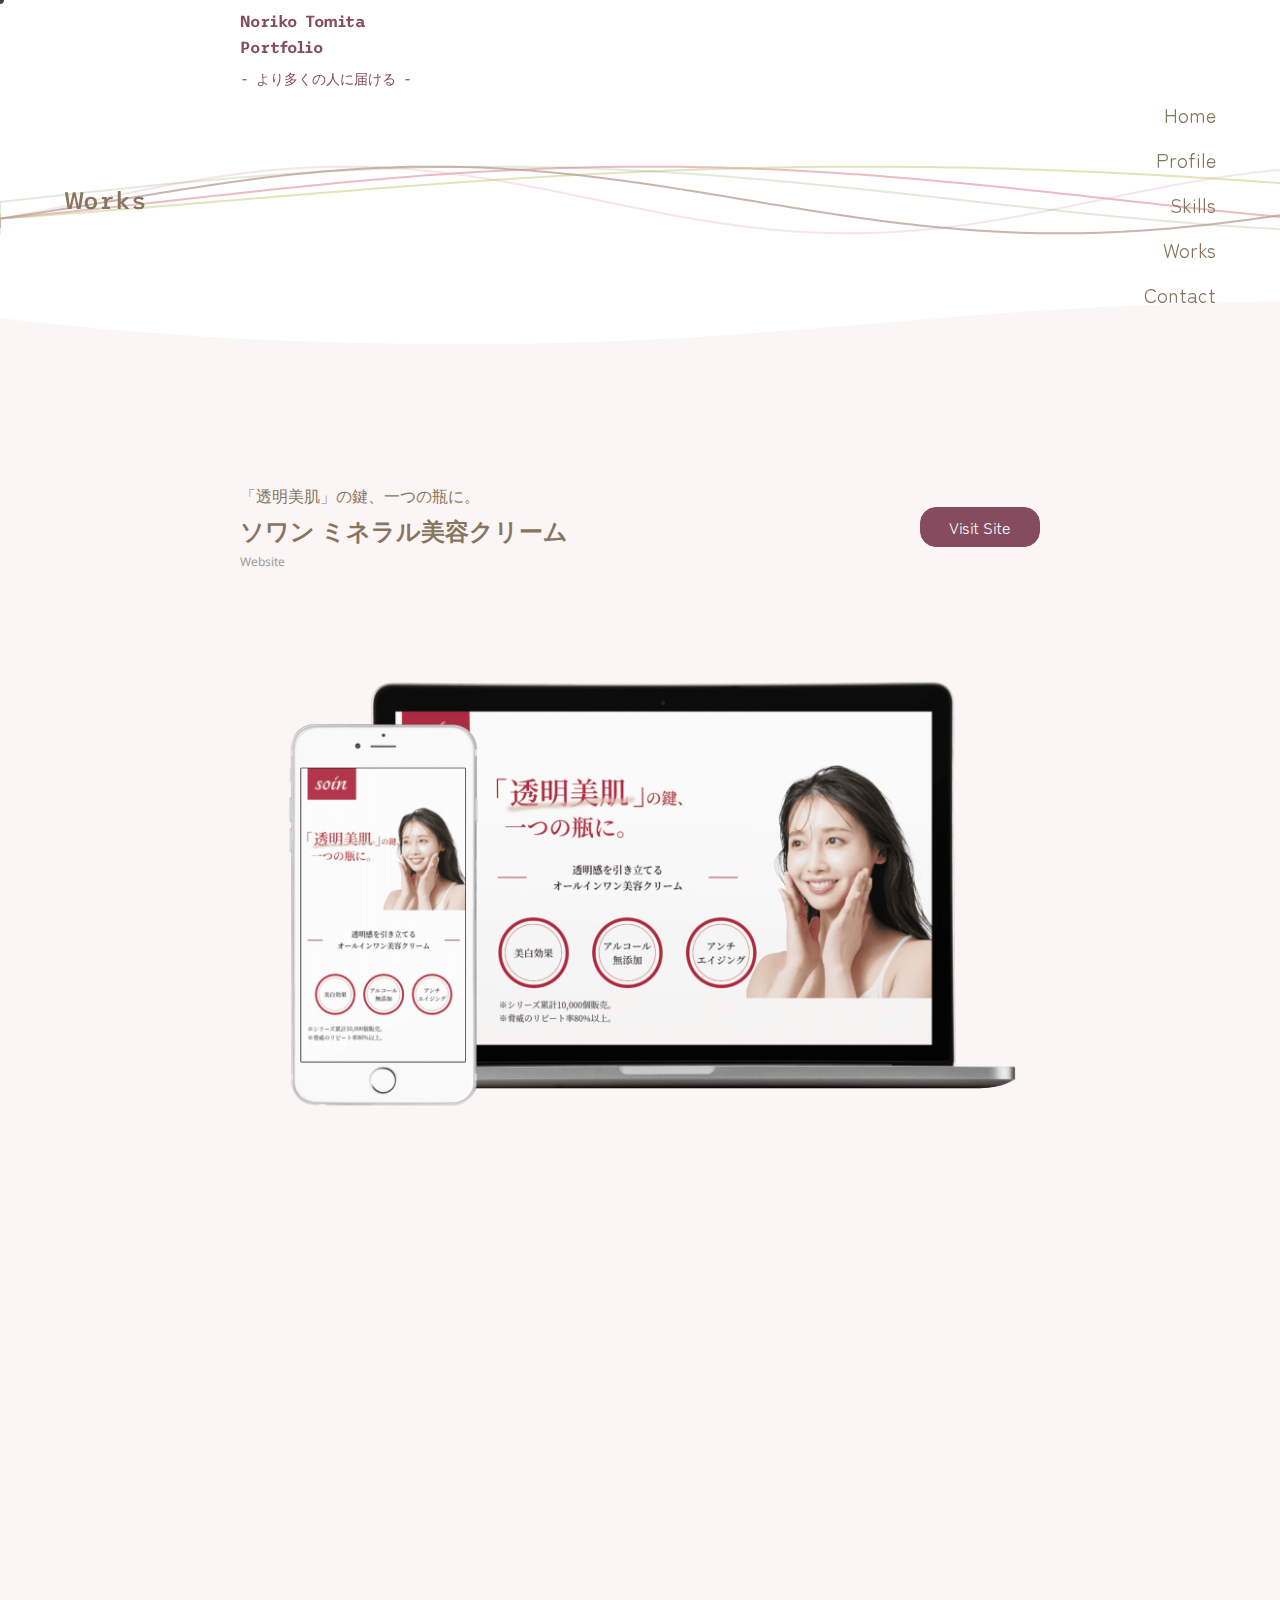
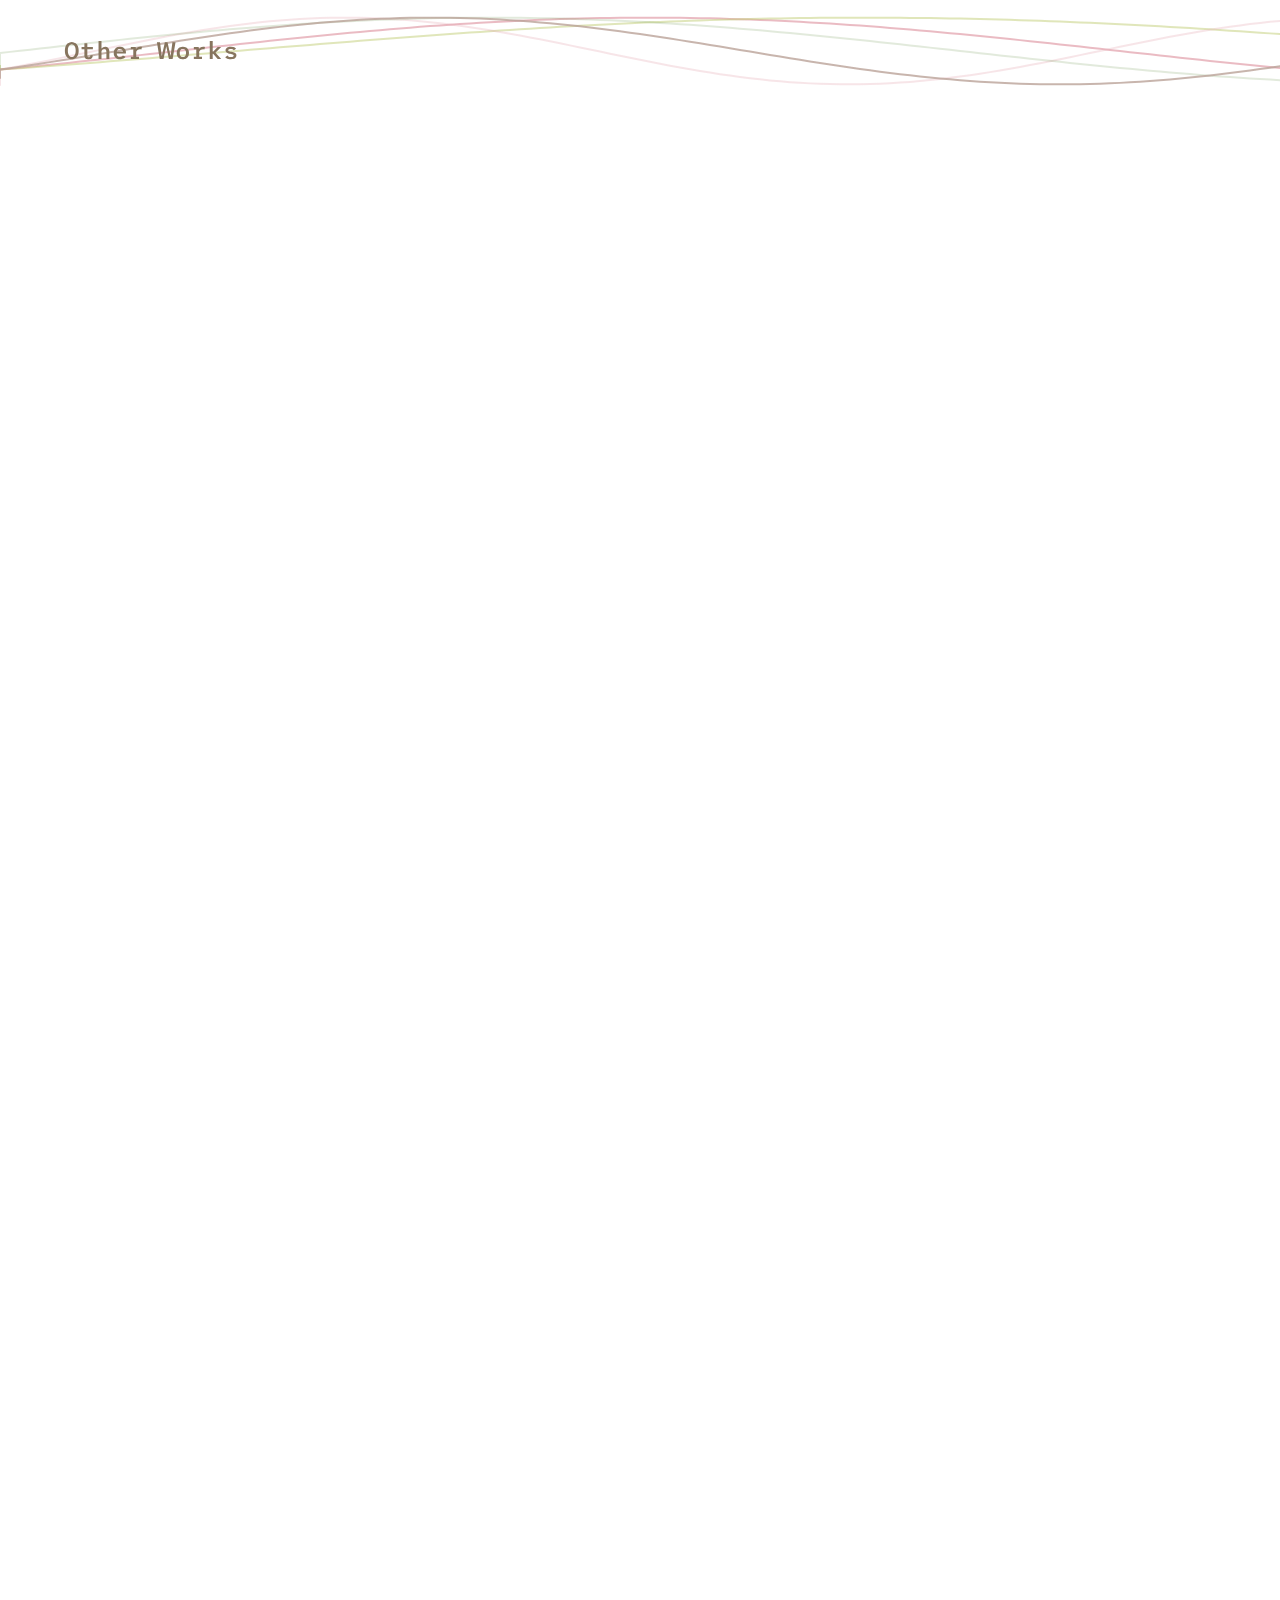
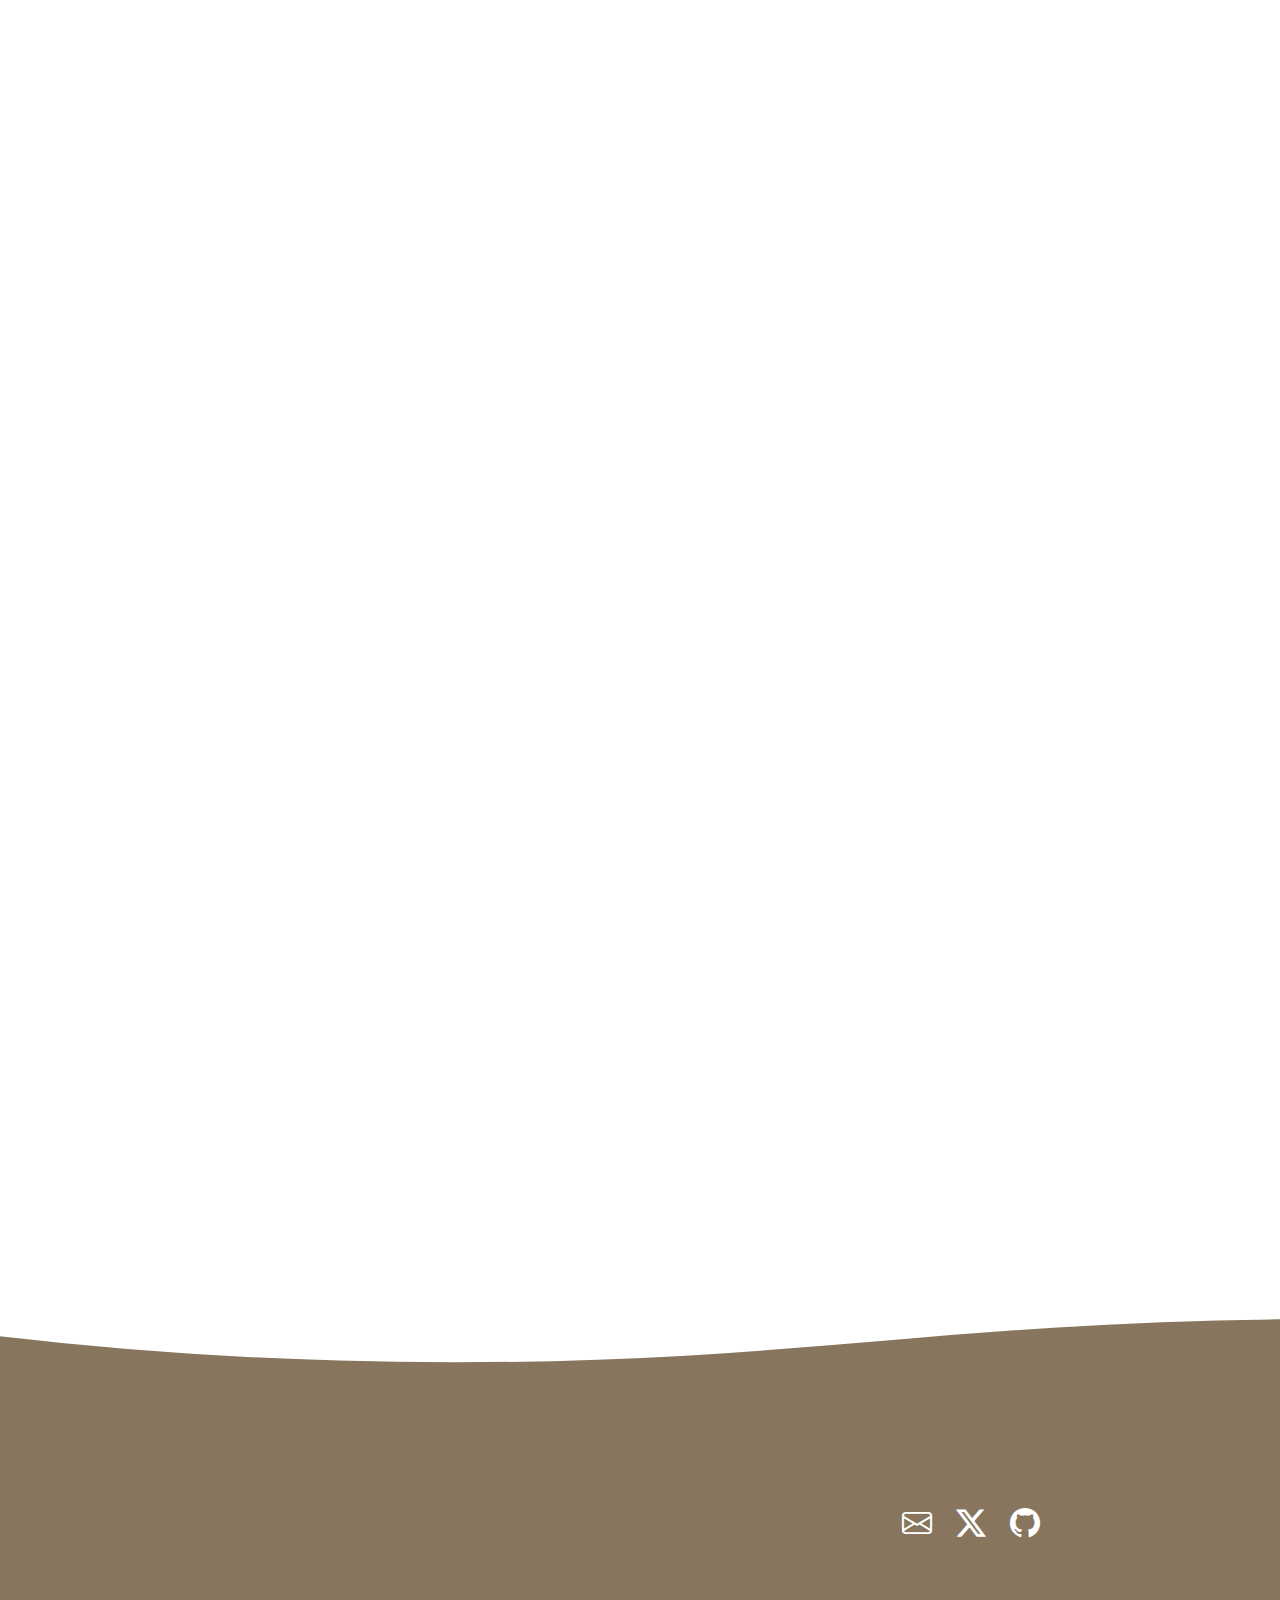
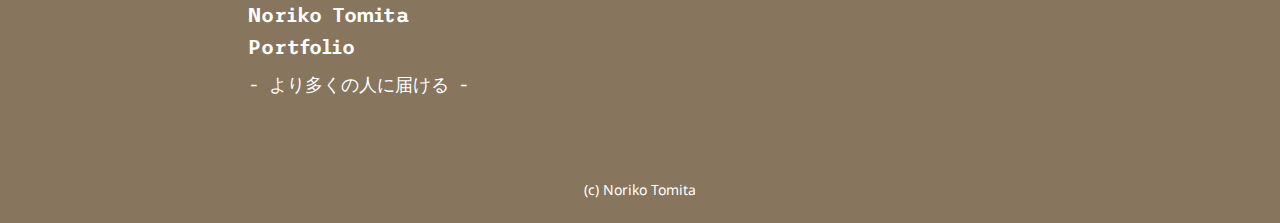
<file: works/soin-company.html>
<!DOCTYPE html>
<html lang="ja">
<head>
  <meta charset="UTF-8">
  <meta http-equiv="X-UA-Compatible" content="IE=edge">
  <meta name="viewport" content="width=device-width, initial-scale=1.0">
  <title>ソワン　ミネラル美容クリーム | Works | Noriko Tomita Portfolio</title>
  <link rel="shortcut icon" href="../img/favicon.ico">
  <link rel="preconnect" href="https://fonts.googleapis.com">
  <link rel="preconnect" href="https://fonts.gstatic.com" crossorigin>
  <link href="https://fonts.googleapis.com/css2?family=Noto+Sans&family=Trispace:wght@400;500;600&family=Zen+Maru+Gothic&display=swap" rel="stylesheet">
  <link rel="stylesheet" href="https://cdn.jsdelivr.net/npm/bootstrap-icons@1.11.1/font/bootstrap-icons.css">
  <link
  rel="stylesheet"
  href="https://cdn.jsdelivr.net/npm/swiper@8/swiper-bundle.min.css"
/>
  <link rel="stylesheet" href="../css/style.css">
  <link rel="stylesheet" href="../css/profile.css">
  <link rel="stylesheet" href="../css/works.css">
</head>
<body>
  <div id="loading">
    <div class="spinner">
      <div class="bounce1"></div>
      <div class="bounce2"></div>
      <div class="bounce3"></div>
    </div>
  </div>
  <header>
    <div class="container">
      <div class="header-title">
        <a href="../index.html">
          <h1 class="title">
            Noriko Tomita<br>Portfolio
           </h1>
           <p class="header-subtitle title">- より多くの人に届ける -</p>
        </a>
      </div>

       <div id="hamburger">
        <span></span>
        <span></span>
        <span></span>
      </div>

      <nav id="header-nav">
        <ul class="menu">
          <li><a href="../index.html">Home</a></li>
          <li><a href="../profile/index.html">Profile</a></li>
          <li><a href="../index.html#skills">Skills</a></li>
          <li><a href="../works/all-works.html">Works</a></li>
          <li><a href="../index.html#contact">Contact</a></li>
        </ul>
      </nav>
    </div>

    <nav id="navi">
      <div class="container">
        <h1 class="nav-title title">
          Noriko Tomita<br>Portfolio
         </h1>
         <p class="nav-subtitle title">- より多くの人に届ける -</p>
        <ul class="menu hamburger-menu">
          <li><a href="../index.html">Home</a></li>
          <li><a href="../profile/index.html">Profile</a></li>
          <li><a href="../index.html#skills">Skills</a></li>
          <li><a href="../works/all-works.html">Works</a></li>
          <li><a href="../index.html#contact">Contact</a></li>
        </ul>
      </div>
    </nav>
  </header>
  <main>
    <div id="works-details">
      <div class="wave">
        <canvas></canvas>
        <h2 class="section-title title">Works</h2>
      </div>

      <div class="works-details-contents">
        <div class="custom-shape-divider-top-1692106993">
          <svg data-name="Layer 1" xmlns="http://www.w3.org/2000/svg" viewBox="0 0 1200 120" preserveAspectRatio="none">
              <path d="M321.39,56.44c58-10.79,114.16-30.13,172-41.86,82.39-16.72,168.19-17.73,250.45-.39C823.78,31,906.67,72,985.66,92.83c70.05,18.48,146.53,26.09,214.34,3V0H0V27.35A600.21,600.21,0,0,0,321.39,56.44Z" class="shape-fill"></path>
          </svg>
        </div>
        <section class="works-title-top">
          <div class="container">
            <div class="works-title animate from-bottom">
              <p class="works-subtitle">「透明美肌」の鍵、一つの瓶に。</p>
              <h2>ソワン ミネラル美容クリーム</h2>
              <p class="category">Website</p>
            </div>
  
            <div id="visit-btn-lg">
              <a class="button link-btn animate from-bottom" href="https://tomatonft.github.io/soin-company/" target="_blank" rel="noopener noreferrer">Visit Site</a>
            </div>
          </div>

          <div class="container mockup animate from-bottom">
            <a href="https://tomatonft.github.io/soin-company/" target="_blank" rel="noopener noreferrer">
              <img class="mockup-image" src="../img/mockup-soin-company.png" loading=”lazy” alt="化粧品LP「ソワン ミネラル美容クリーム」のモックアップです。">
            </a>
          </div>
        </section>
      
        <section class="concept">
          <div class="container">
            <h3 class="works-details-section-title animate from-bottom">concept</h3>

            <div class="works-details-inner">
              <p class="works-details-text animate from-bottom">
                架空の美容クリームのランディングページを制作しました。乾燥が気になる秋・冬を前に購入促進のためのキャンペーンを実施するという設定で、ターゲットは25歳後半~30歳代の肌ケアに興味のある女性です。構成は、「キャッチコピー」～「キャンペーン情報」～「問題提起」～「商品説明」～「使用方法」～「お客様の声」～「FAQ」とし、ターゲット層の女性に伝わりやすい構成になるよう工夫しました。
              </p>
            </div>
          </div>
        </section>

        <section class="design">
          <div class="container">
            <h3 class="works-details-section-title animate from-bottom">design</h3>

            <div class="works-details-inner">
              <p class="works-details-text animate from-bottom">
                白色の背景を基調にしつつ、コーポレートカラーのレッドをメインカラーに使用し「安心感」や「清潔感」を表現しました。フォントにはserif体を使用し、「高級感」や「信頼感」も追加で演出しました。
              </p>
    
              <div class="colors-samples soin-company">
                <ul class="colors-samples-1">
                  <li class="color animate from-bottom">＃AB2239</li>
                  <li class="color animate from-bottom">＃E1BEAA</li>
                </ul>
                <ul class="colors-samples-2">
                  <li class="color animate from-bottom">＃F1EACE</li>
                  <li class="color animate from-bottom">＃FFFFFF</li>       
                </ul>
              </div>
            </div>
          </div>
        </section>

        <section class="contents">
          <div class="container">
            <div>
              <h3 class="works-details-section-title animate from-bottom">contents</h3>
            </div>

            <div class="works-details-inner">
              <p class="works-details-text animate from-bottom">
                メインビジュアルには、「透明美肌」「オールインワン美容クリーム」というメインのコンセプトに合ったキャッチフレーズを配置し、アピールしたいポイント「美白効果」「アルコール無添加」「アンチエイジング」のキーワードを目立たせました。
              </p>
  
              <div class="screen-shots-2 contents-img">
                <div class="screen-shots-lg soin-hero-lg animate from-bottom">
                  <img src="img/soin-company/soin-mv-lg.jpg" loading=”lazy” alt="PC版「ソワン ミネラル美容クリーム」のヒーローエリアの画像です。">
                </div>
                <div class="screen-shots-sm animate soin-hero-sm from-bottom">
                  <img src="img/soin-company/soin-mv-sm.jpg" loading=”lazy” alt="スマートフォン版「ソワン ミネラル美容クリーム」のヒーローエリアの画像です。">
                </div>
              </div>
  
              <div class="campaign contents-inner">
                <p class="works-details-text animate from-bottom">
                  20%オフのキャンペーン紹介のセクションでは、ナチュラルな雰囲気を演出するため、背景に植物の画像を使用しました。購買意欲を刺激するため、「10月限定」や「20%オフ」などの言葉と、割引価格が目立つよう工夫しました。
                </p>
                
                <div class="soin-campaign-img contents-img animate from-bottom">
                  <img src="img/soin-company/soin-campaign-lg.jpg" loading=”lazy” alt="「ソワン ミネラル美容クリーム」のキャンペーン部分の画像です。">
                </div>
              </div>
  
              <div class="troubles contents-inner">
                <p class="works-details-text animate from-bottom">
                  「こんなお悩みありませんか？」とターゲット層の女性が感じやすい肌のお悩みを載せ、問題提起しています。
                </p>
  
                <div class="screen-shots-2 contents-img">
                  <div class="screen-shots-lg soin-troubles-lg animate from-bottom">
                    <img src="img/soin-company/soin-troubles-lg.jpg" loading=”lazy” alt="PC版「ソワン ミネラル美容クリーム」のお悩み問題提起セクションの画像です。">
                  </div>
                  <div class="screen-shots-sm soin-troubles-sm animate from-bottom">
                    <img src="img/soin-company/soin-troubles-sm.jpg" loading=”lazy” alt="スマートフォン版「ソワン ミネラル美容クリーム」のお悩み問題提起セクションの画像です。">
                  </div>
                </div>
              </div>
  
              <div class="solution contents-inner">
                <p class="works-details-text animate from-bottom">
                  商品の説明が、より詳しく伝わるように、また、お悩みを解決できる要素が揃っていることが伝わりやすくなるよう、ポイントをリスト形式で表現しました。
                </p>
  
                <div class="screen-shots-2 contents-img">
                  <div class="screen-shots-lg soin-solution-lg animate from-bottom">
                    <img src="img/soin-company/soin-solution-lg.jpg" loading=”lazy” alt="PC版「ソワン ミネラル美容クリーム」の商品説明セクションの画像です。">
                  </div>
                  <div class="screen-shots-sm soin-solution-sm animate from-bottom">
                    <img src="img/soin-company/soin-solution-sm.jpg" loading=”lazy” alt="スマートフォン版「ソワン ミネラル美容クリーム」の商品説明セクションの画像です。">
                  </div>
                </div>
              </div>
  
              <div class="soin-usage contents-inner">
                <p class="works-details-text animate from-bottom">
                  使用方法は写真と共に解説し、購入後のイメージが持ちやすくなるようにしました。
                </p>
  
                <div class="screen-shots-2 contents-img">
                  <div class="screen-shots-lg soin-usage-lg animate from-bottom">
                    <img src="img/soin-company/soin-usage-lg.jpg" loading=”lazy” alt="PC版「ソワン ミネラル美容クリーム」の使用方法説明セクションの画像です。">
                  </div>
                  <div class="screen-shots-sm soin-usage-sm animate from-bottom">
                    <img src="img/soin-company/soin-usage-sm.jpg" loading=”lazy” alt="スマートフォン版「ソワン ミネラル美容クリーム」の使用方法説明セクションの画像です。">
                  </div>
                </div>
              </div>

              <div class="soin-voices contents-inner">
                <p class="works-details-text animate from-bottom">
                  初めて商品を購入するときは口コミが決め手となることが多いので、「お客様の声」のセクションを作成しました。
                </p>
  
                <div class="screen-shots-2 contents-img">
                  <div class="screen-shots-lg soin-voices-lg animate from-bottom">
                    <img src="img/soin-company/soin-voices-lg.jpg" loading=”lazy” alt="PC版「ソワン ミネラル美容クリーム」のお客様の声セクションの画像です。">
                  </div>
                  <div class="screen-shots-sm soin-voices-sm animate from-bottom">
                    <img src="img/soin-company/soin-voices-sm.jpg" loading=”lazy” alt="スマートフォン版「ソワン ミネラル美容クリーム」のお客様の声セクションの画像です。">
                  </div>
                </div>
              </div>

              <div class="soin-faq contents-inner">
                <p class="works-details-text animate from-bottom">
                  FAQのセクションでは、JavaScriptでアコーディオンメニューを実装しました。
                </p>
  
                <div class="soin-faq-img contents-img animate from-bottom">
                  <img src="img/soin-company/soin-faq-lg.jpg" loading=”lazy” alt="「ソワン ミネラル美容クリーム」のFAQ部分の画像です。">
                </div>
              </div>
              
            </div>
          </div>
        </section>

        <section class="data">
          <div class="container">
            <h3 class="works-details-section-title animate from-bottom">data</h3>

            <div class="works-details-inner">
              <ul class="data-list">
                <li class="animate from-bottom">
                  <span>制作範囲</span>
                  サイト設計・デザイン・コーディング
                </li>
                <li class="animate from-bottom">
                  <span>制作期間</span>
                  2023年7月〜 約1ヶ月
                </li>
                <li class="animate from-bottom">
                  <span>使用ツール</span>
                  Figma, Adobe Photoshop, Adobe Illustlator(デザイン), <br>
                  Visual Studio Code(コーディング）
                </li>
                <li class="animate from-bottom">
                  <span>使用言語</span>
                  HTML, CSS, JavaScript
                </li>
                <li class="animate from-bottom">
                  <span>url</span>
                  https://tomatonft.github.io/soin-company/
                </li>
              </ul>
            </div>
          </div>
        </section> 
      </div>
      <div class="gradient-bg"></div>
    </div>

    <div id="other-works">
      <div class="wave">
        <canvas></canvas>
        <h2 class="section-title title">Other Works</h2>
      </div>

      <div class="works-contents">
        <div class="container">
          <ul class="works-list">
            <li class="swiper-slide animate from-bottom">
              <div class="item">
                <a href="../works/megumi-anami.html">
                  <img class="mockup-image" src="../img/mockup-megumi-anami.png" loading=”lazy” alt="「穴見めぐみ 作曲家・ピアニスト」のモックアップです。">

                  <h3 class="swiper-title swiper-title-short"><span class="works-title-underline">穴見めぐみ 作曲家・ピアニスト</span></h3>
                  <p class="category">Website</p>
                  <p class="swiper-text">作曲家・ピアニストのWebサイトを作成しました。最新の活動内容とプロフィール、過去の活動履歴をシンプルに、わかりやすく紹介できるページとなるよう工夫しました。</p>
                </a>
              </div>
            </li>

            <li class="swiper-slide animate from-bottom">
              <div class="item">
                <a href="../works/portfolio.html">
                  <img class="mockup-image" src="../img/mockup-noriko-tomita.png" loading=”lazy” alt="「Noriko Tomita Portfolio」のモックアップです。">

                  <h3 class="swiper-title swiper-title-short"><span class="works-title-underline">Noriko Tomita Portfolio</span></h3>
                  <p class="category">Website</p>
                  <p class="swiper-text">当サイトです。2021年10月以降の1年間で作成したウェブサイトの紹介をするポートフォリオサイトです。サイト設計・デザイン・コーディングを一人で行いました。</p>
                </a>
              </div>
            </li>

            <li class="swiper-slide animate from-bottom">
              <div class="item">
                <a href="../works/kyusyoku-pan.html">
                  <img class="mockup-image" src="../img/mockup-kyusyoku-pan.png" loading=”lazy” alt="「二五六区の給食ぱん屋」のモックアップです。">

                  <h3 class="swiper-title swiper-title-short"><span class="works-title-underline">二五六区の給食ぱん屋</span></h3>
                  <p class="category">Website</p>
                  <p class="swiper-text">2023年04月24日開講の256times「フロントエンド案件修行 給食ぱん屋編」に参加し、制作しました。 5日間で1ページのサイトを作り上げることが課題で、ロゴや写真素材、架空案件の設定の提供がありました。</p>
                </a>
              </div>
            </li>

            <li class="swiper-slide animate from-bottom">
              <div class="item">
                <a href="../works/noriko-fujiwara.html">
                  <img class="mockup-image" src="../img/mockup-noriko-fujiwara.png" loading=”lazy” alt="「作曲家 藤原典子」のモックアップです。">

                  <h3 class="swiper-title swiper-title-short"><span class="works-title-underline">作曲家 藤原典子</span></h3>
                  <p class="category">Website</p>
                  <p class="swiper-text">作曲家 藤原典子のウェブサイトを制作しました。東京藝術大学音楽学部作曲科を卒業後、作曲、編曲、後進の指導などを行なっている音楽家のページです。</p>
                </a>
              </div>
            </li>

            <li class="swiper-slide animate from-bottom">
              <div class="item">
                <a href="../works/music-quiz.html">
                  <img class="mockup-image" src="../img/mockup-musicquiz.png" loading=”lazy” alt="「おんがくクイズ」のモックアップです。">

                  <h3 class="swiper-title swiper-title-short"><span class="works-title-underline">おんがくクイズ</span></h3>
                  <p class="category">Website</p>
                  <p class="swiper-text">音符を学びはじめたお子さまのための音当てクイズゲームです。 音楽の初心者を教える仕事をしてきた経験と、Web制作の経験を活かした音当てクイズゲームを作成しました。</p>
                </a>
              </div>
            </li>

            <li class="swiper-slide animate from-bottom">
              <div class="item">
                <a href="../works/andante.html">
                  <img class="mockup-image" src="../img/mockup-andante.png" loading=”lazy” alt="「アンダンテピアノ教室」のモックアップです。">

                  <h3 class="swiper-title swiper-title-short"><span class="works-title-underline">Andante ピアノ教室</span></h3>
                  <p class="category">Website</p>
                  <p class="swiper-text">架空の「千葉県流山市の音楽教室」をテーマにサイト設計・デザイン・コーディングを一人で行いました。</p>
                </a>
              </div>
            </li>

            <li class="swiper-slide animate from-bottom">
              <div class="item">
                <a href="../works/usagi-an.html">
                  <img class="mockup-image" src="../img/mockup-usagi-an.png" loading=”lazy” alt="「うさぎ庵」のモックアップです。">

                  <h3 class="swiper-title swiper-title-short"><span class="works-title-underline">うさぎ庵</span></h3>
                  <p class="category">Website</p>
                  <p class="swiper-text">架空の「台東区の和菓子屋さん」をテーマにサイト設計・デザイン・コーディングを一人で行いました。</p>
                </a>
              </div>
            </li>
          </ul>

          <a class="button link-btn animate from-bottom" href="all-works.html">View All Works</a>

        </div>
      </div>
    </div>

    <a id="visit-btn-sm" href="#" target="_blank" rel="noopener noreferrer" class="button link-btn">
      Visit Site
    </a> 
  </main>

  <footer>
    <div class="custom-shape-divider-top-1692106993">
      <svg data-name="Layer 1" xmlns="http://www.w3.org/2000/svg" viewBox="0 0 1200 120" preserveAspectRatio="none">
          <path d="M321.39,56.44c58-10.79,114.16-30.13,172-41.86,82.39-16.72,168.19-17.73,250.45-.39C823.78,31,906.67,72,985.66,92.83c70.05,18.48,146.53,26.09,214.34,3V0H0V27.35A600.21,600.21,0,0,0,321.39,56.44Z" class="shape-fill"></path>
      </svg>
    </div>
    <div class="container">
      <nav class="footer-nav">
        <ul>
          <li><a class="button animate from-bottom" href="../index.html">Home</a></li>
          <li><a class="button animate from-bottom" href="../profile/index.html">Profile</a></li>
          <li><a class="button animate from-bottom" href="../index.html#skills">Skills</a></li>
          <li><a class="button animate from-bottom" href="../works/all-works.html">Works</a></li>
          <li><a class="button animate from-bottom" href="../index.html#contact">Contact</a></li>
        </ul>
      </nav>
  
      <ul class="footer-icons">
        <li>
          <a href="mailto:info@noriko-tomita-web.com"><i class="bi bi-envelope"></i></a>
        </li>
        <li>
          <a href="https://twitter.com/Mirai36238644" target="_blank" rel="noopener noreferrer"><i class="bi bi-twitter-x"></i></a>
        </li>
        <li>
          <a href="https://github.com/tomatonft" target="_blank" rel="noopener noreferrer"><i class="bi bi-github"></i></a>
        </li>
      </ul>
  
      <div class="footer-text">
        <a href="../index.html">
          <h1 class="footer-title title">
            Noriko Tomita<br>Portfolio
           </h1>
           <p class="footer-subtitle title">- より多くの人に届ける -</p>
        </a>
      </div>
  
      <small>(c) Noriko Tomita</small>
    </div>
  
  </footer>
  <div id="cursor"></div>
  <script src="https://cdn.jsdelivr.net/npm/swiper@8/swiper-bundle.min.js"></script>
  <script src="../js/main.js"></script>
  <script src="../js/works.js"></script>
  <script src="../js/headerNav.js"></script>
</body>
</html>
</file>
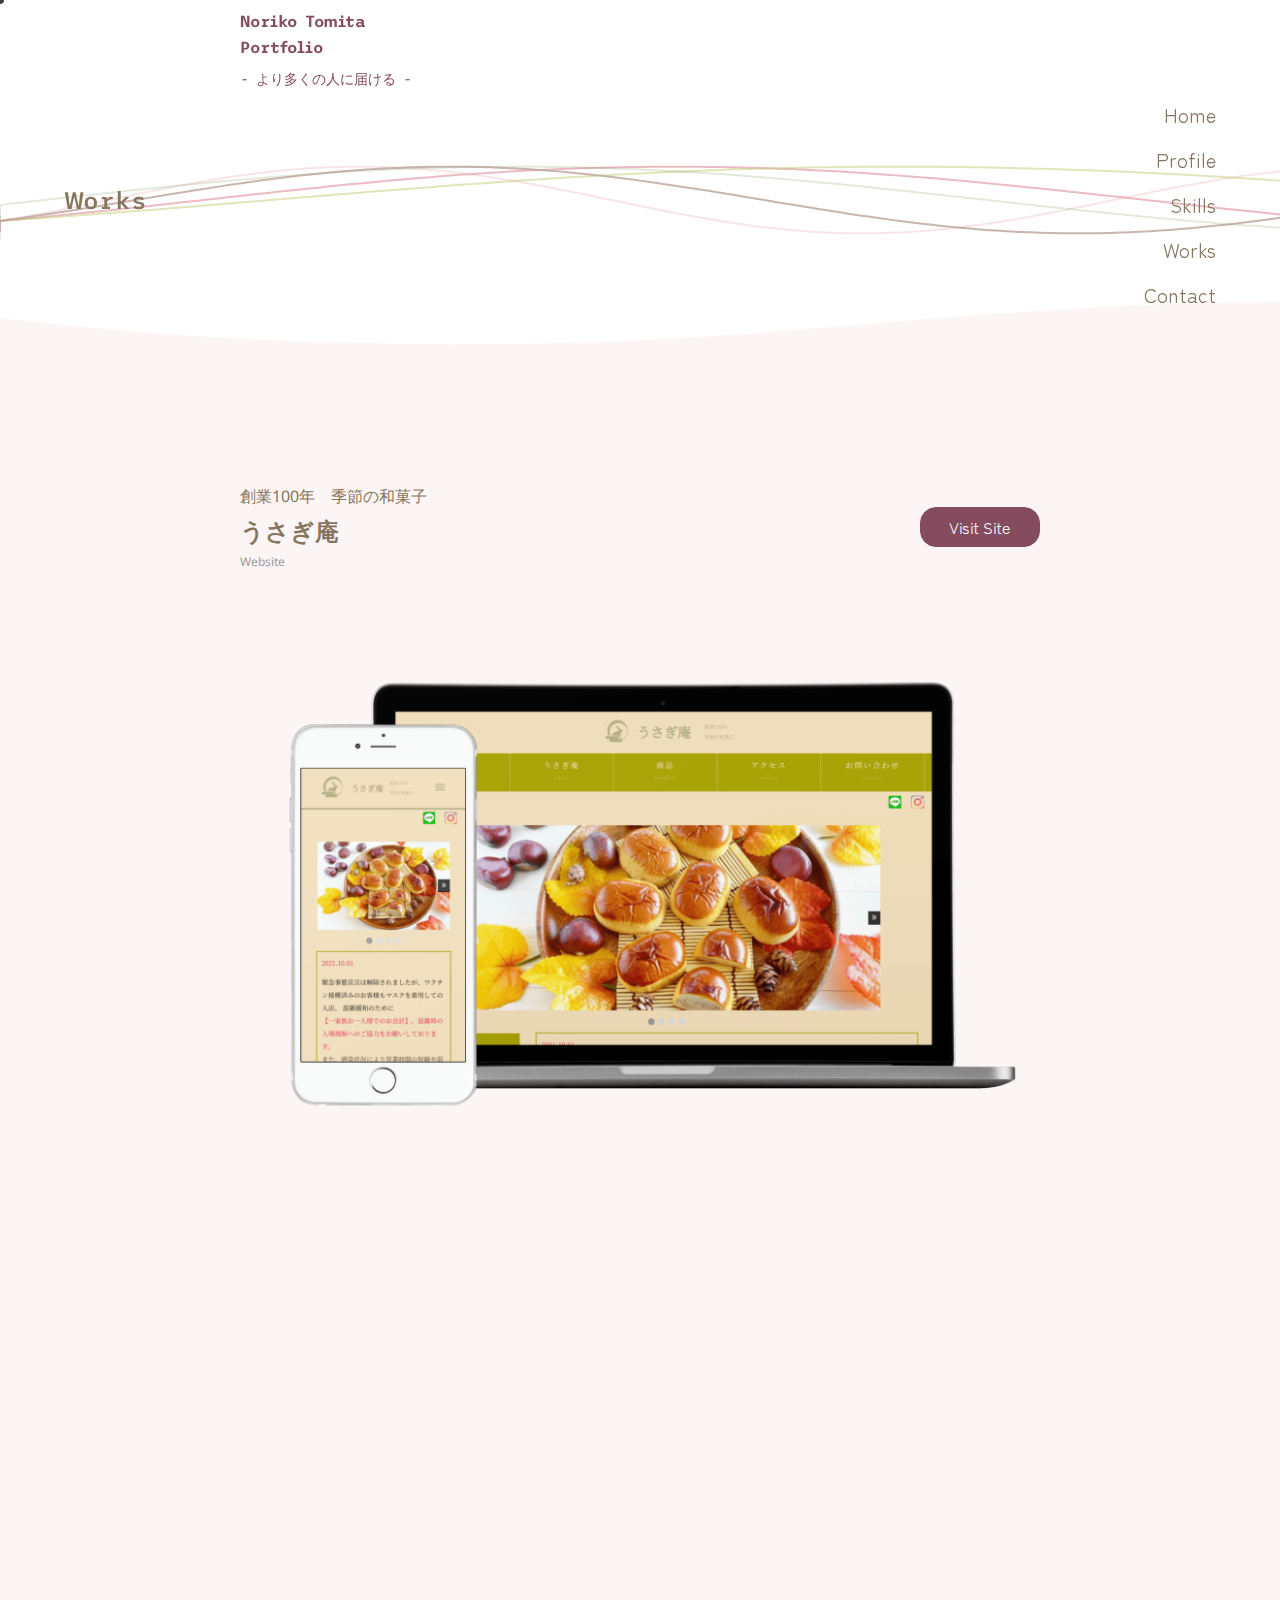
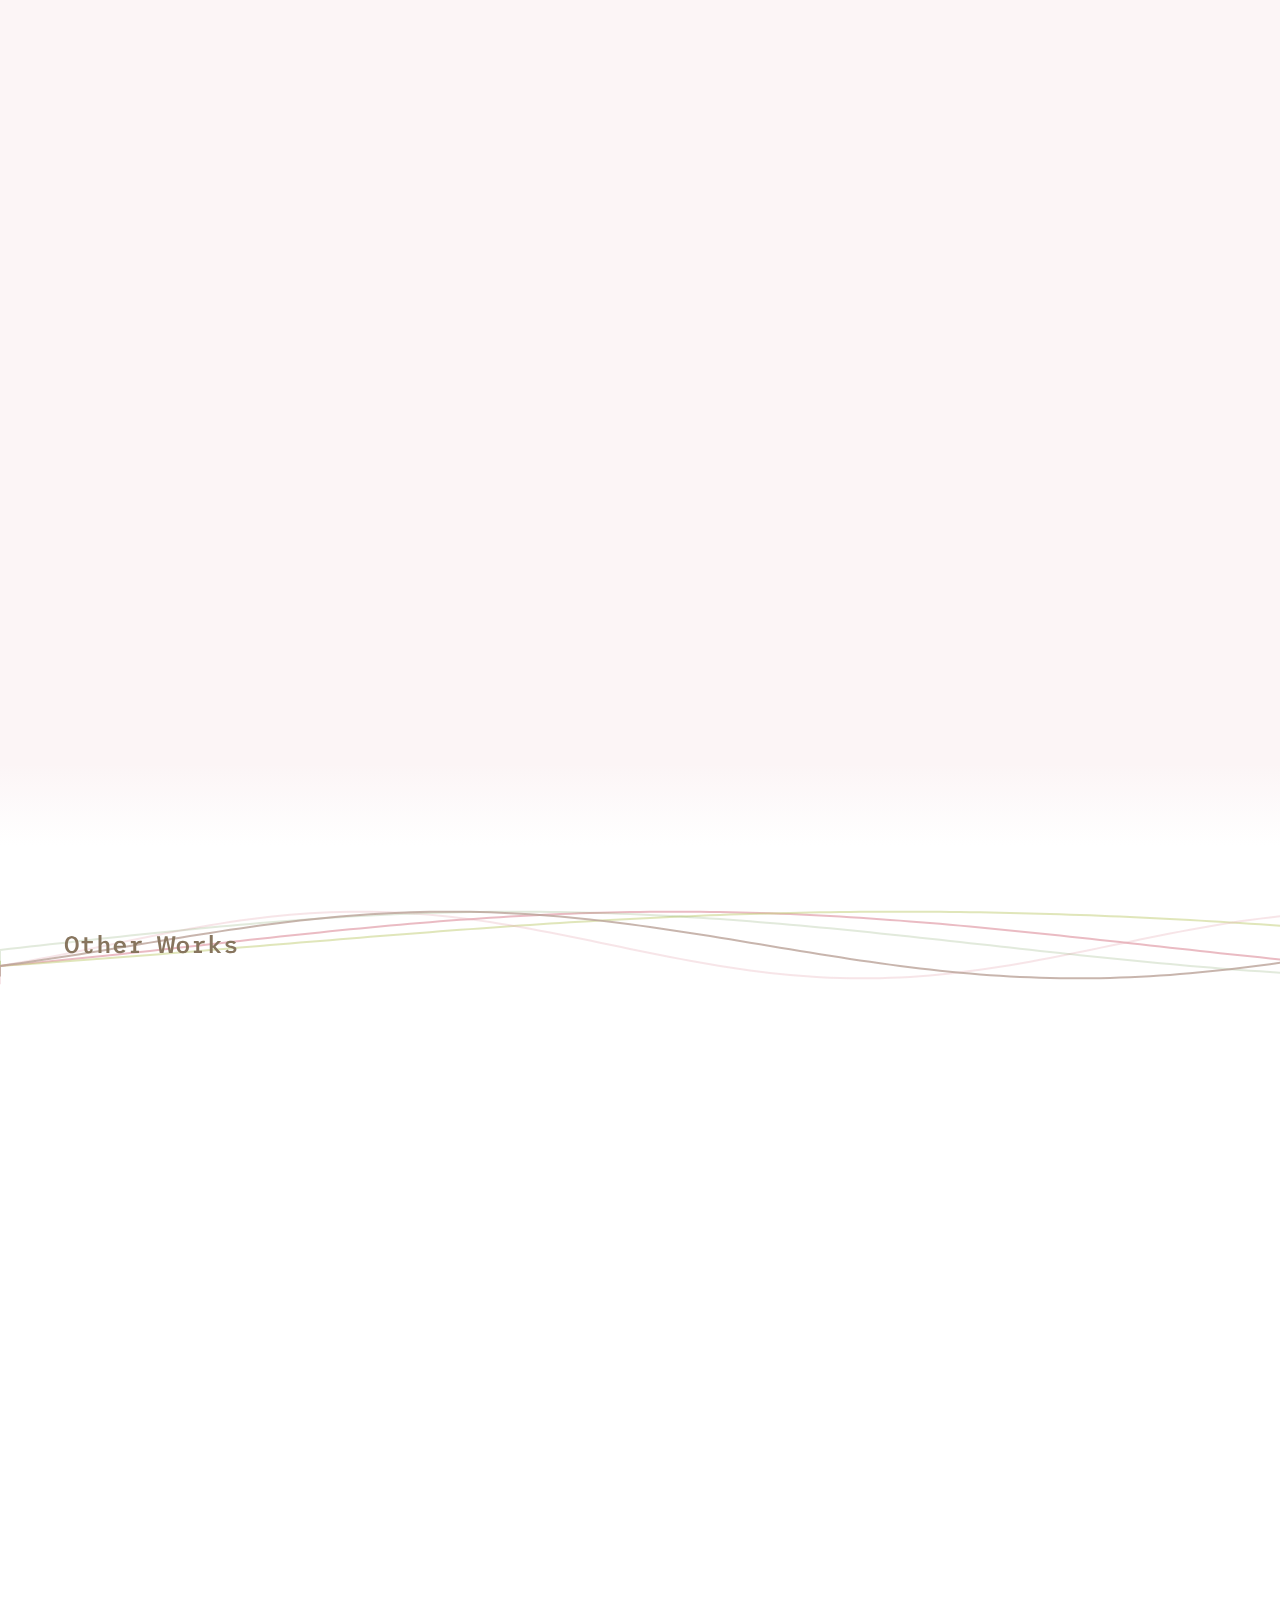
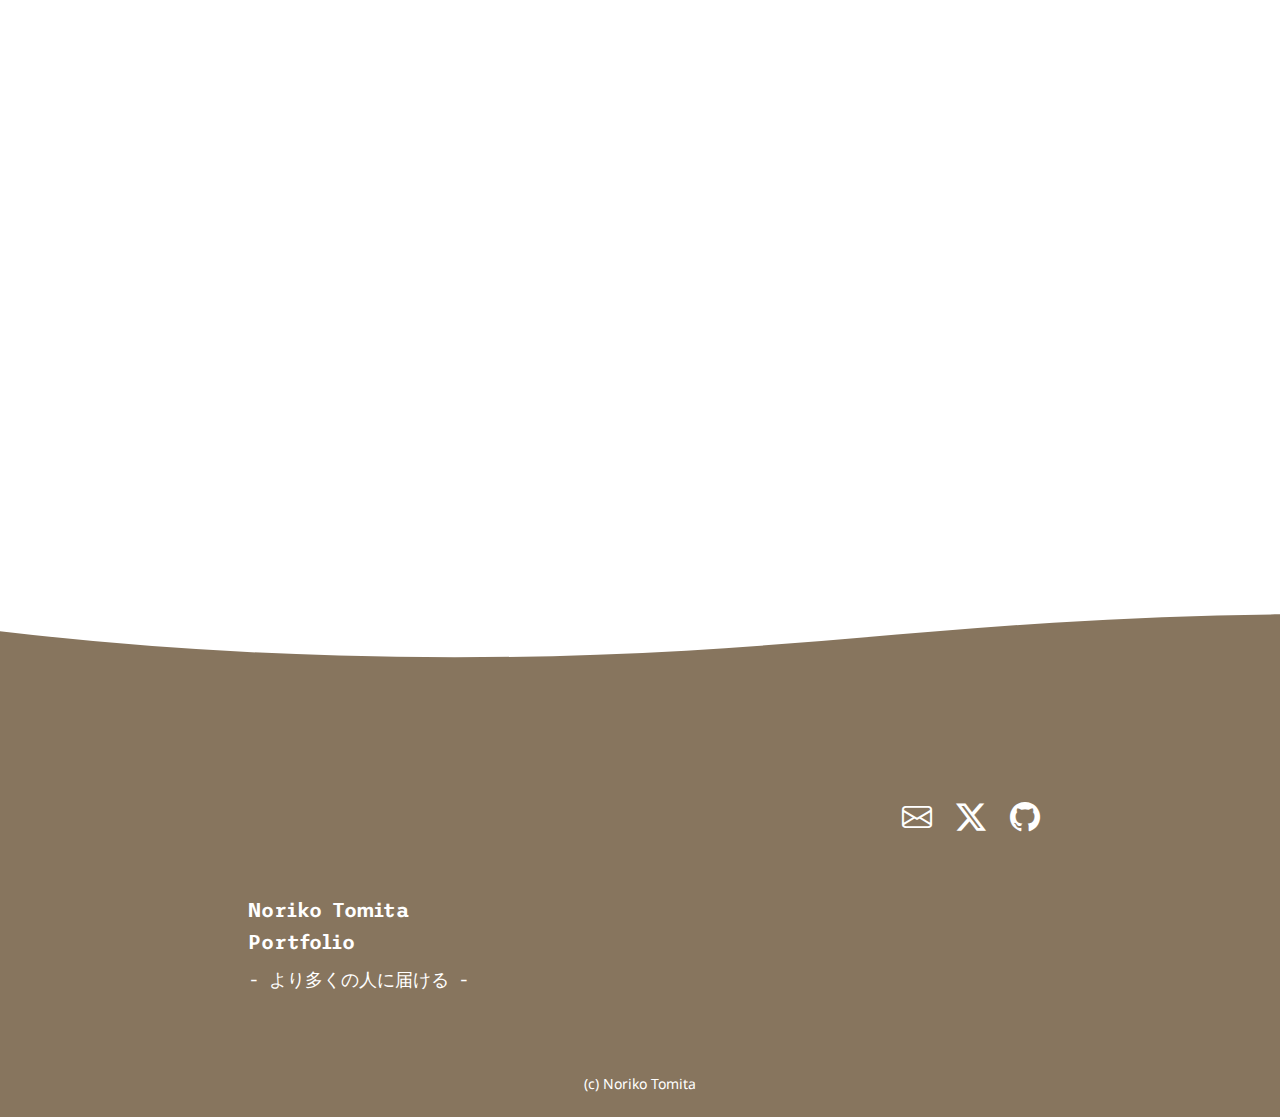
<file: works/usagi-an.html>
<!DOCTYPE html>
<html lang="ja">
<head>
  <meta charset="UTF-8">
  <meta http-equiv="X-UA-Compatible" content="IE=edge">
  <meta name="viewport" content="width=device-width, initial-scale=1.0">
  <title>うさぎ庵 | Works | Noriko Tomita Portfolio</title>
  <link rel="shortcut icon" href="../img/favicon.ico">
  <link rel="preconnect" href="https://fonts.googleapis.com">
  <link rel="preconnect" href="https://fonts.gstatic.com" crossorigin>
  <link href="https://fonts.googleapis.com/css2?family=Noto+Sans&family=Trispace:wght@400;500;600&family=Zen+Maru+Gothic&display=swap" rel="stylesheet">
  <link rel="stylesheet" href="https://cdn.jsdelivr.net/npm/bootstrap-icons@1.11.1/font/bootstrap-icons.css">
  <link
  rel="stylesheet"
  href="https://cdn.jsdelivr.net/npm/swiper@8/swiper-bundle.min.css"
/>
  <link rel="stylesheet" href="../css/style.css">
  <link rel="stylesheet" href="../css/profile.css">
  <link rel="stylesheet" href="../css/works.css">
</head>
<body>
  <div id="loading">
    <div class="spinner">
      <div class="bounce1"></div>
      <div class="bounce2"></div>
      <div class="bounce3"></div>
    </div>
  </div>
  <header>
    <div class="container">
      <div class="header-title">
        <a href="../index.html">
          <h1 class="title">
            Noriko Tomita<br>Portfolio
           </h1>
           <p class="header-subtitle title">- より多くの人に届ける -</p>
        </a>
      </div>

       <div id="hamburger">
        <span></span>
        <span></span>
        <span></span>
      </div>

      <nav id="header-nav">
        <ul class="menu">
          <li><a href="../index.html">Home</a></li>
          <li><a href="../profile/index.html">Profile</a></li>
          <li><a href="../index.html#skills">Skills</a></li>
          <li><a href="../works/all-works.html">Works</a></li>
          <li><a href="../index.html#contact">Contact</a></li>
        </ul>
      </nav>
    </div>

    <nav id="navi">
      <div class="container">
        <h1 class="nav-title title">
          Noriko Tomita<br>Portfolio
         </h1>
         <p class="nav-subtitle title">- より多くの人に届ける -</p>
        <ul class="menu hamburger-menu">
          <li><a href="../index.html">Home</a></li>
          <li><a href="../profile/index.html">Profile</a></li>
          <li><a href="../index.html#skills">Skills</a></li>
          <li><a href="../works/all-works.html">Works</a></li>
          <li><a href="../index.html#contact">Contact</a></li>
        </ul>
      </div>
    </nav>
  </header>
  <main>
    <div id="works-details">
      <div class="wave">
        <canvas></canvas>
        <h2 class="section-title title">Works</h2>
      </div>

      <div class="works-details-contents">
        <div class="custom-shape-divider-top-1692106993">
          <svg data-name="Layer 1" xmlns="http://www.w3.org/2000/svg" viewBox="0 0 1200 120" preserveAspectRatio="none">
              <path d="M321.39,56.44c58-10.79,114.16-30.13,172-41.86,82.39-16.72,168.19-17.73,250.45-.39C823.78,31,906.67,72,985.66,92.83c70.05,18.48,146.53,26.09,214.34,3V0H0V27.35A600.21,600.21,0,0,0,321.39,56.44Z" class="shape-fill"></path>
          </svg>
        </div>
        <section class="works-title-top">
          <div class="container">
            <div class="works-title animate from-bottom">
              <p class="works-subtitle">創業100年　季節の和菓子</p>
              <h2>うさぎ庵</h2>
              <p class="category">Website</p>
            </div>
  
            <div id="visit-btn-lg">
              <a class="button link-btn animate from-bottom" href="https://tomatonft.github.io/usagi-an/" target="_blank" rel="noopener noreferrer">Visit Site</a>
            </div>
          </div>

          <div class="container mockup animate from-bottom">
            <a href="https://tomatonft.github.io/usagi-an/" target="_blank" rel="noopener noreferrer">
              <img class="mockup-image" src="../img/mockup-usagi-an.png" loading=”lazy” alt="「うさぎ庵」のモックアップです。">
            </a>
          </div>
        </section>
      
        <section class="concept">
          <div class="container">
            <h3 class="works-details-section-title animate from-bottom">concept</h3>

            <div class="works-details-inner">
              <p class="works-details-text animate from-bottom">
                架空サイトの制作を検討している時期に、下町の和菓子屋さんが登場する絵本を子どもと読んでいて、とても印象に残り、和菓子屋さんのWebサイトを自分が制作するとしたら... と考えるところから始めました。和菓子の魅力的な写真をより多く紹介するため、JavaScriptでカルーセルを実装しました。スマートフォンからの閲覧が多いことを想定し、レスポンシブにも対応しています。
              </p>
            </div>
          </div>
        </section>

        <section class="design">
          <div class="container">
            <h3 class="works-details-section-title animate from-bottom">design</h3>

            <div class="works-details-inner">
              <p class="works-details-text animate from-bottom">
                主に甘い和菓子が好きな、年齢層は少し高めの女性がターゲットで、落ち着き、品のある、少し高級感も感じるデザインを意識しました。若年層にも好意的に思っていただけるよう、可愛らしさも取り入れ、LINEとInstagramへの誘導のアイコンも実装しました。色は、抹茶や桜餅を連想させるものを選びました。
              </p>
    
              <div class="colors-samples usagi-an">
                <ul class="colors-samples-1">
                  <li class="color animate from-bottom">＃F3DEB9</li>
                  <li class="color animate from-bottom">＃A59F00</li>
                  <li class="color animate from-bottom">＃E8AAA3</li>
                </ul>
              </div>
            </div>
          </div>
        </section>

        <section class="contents">
          <div class="container">
            <div>
              <h3 class="works-details-section-title animate from-bottom">contents</h3>
            </div>

            <div class="works-details-inner">
              <p class="works-details-text animate from-bottom">
                ヒーローエリアにはカルーセルを設置し、和菓子の写真を4枚紹介しています。
              </p>
  
              <div class="hero contents-img">
                <div class="hero-lg">
                  <img class="animate from-bottom" src="img/usagi-an/usagi-hero-lg-1.jpg" loading=”lazy” alt="PC版「うさぎ庵」のヒーローエリアの画像です。">
                  <img class="animate from-bottom" src="img/usagi-an/usagi-hero-lg-2.jpg" loading=”lazy” alt="PC版「うさぎ庵」のヒーローエリアの画像です。">
                </div>
                
                <div class="hero-sm hero-sm-2">
                  <img class="animate from-bottom" src="img/usagi-an/usagi-hero-sm-1.jpg" loading=”lazy” alt="スマートフォン版「うさぎ庵」のヒーローエリアの画像です。">
                  <img class="animate from-bottom" src="img/usagi-an/usagi-hero-sm-2.jpg" loading=”lazy” alt="スマートフォン版「うさぎ庵」のヒーローエリアの画像です。">
                </div>
              </div>
  
              <div class="features contents-inner">
                <p class="works-details-text animate from-bottom">
                  PC版では、2カラムレイアウトで、必要な情報にアクセスしやすくなるよう工夫しました。
                </p>

                <div class="features-img contents-img animate from-bottom">
                  <img src="img/usagi-an/usagi-features-lg-1.jpg" loading=”lazy” alt="PC版「うさぎ庵」のレイアウト画像です。">
                </div>
              </div>

              <div class="features contents-inner">
                <p class="works-details-text animate from-bottom">
                  毎月のおすすめ品を紹介するセクションを作り、お店の魅力をアピールします。アクセスはGoogle Map を使用し、営業情報なども分かりやすく掲載するよう心がけました。
                </p>
  
                <div class="screen-shots-2 contents-img">
                  <div class="screen-shots-lg animate from-bottom">
                    <img src="img/usagi-an/usagi-features-lg-2.html.jpg" loading=”lazy” alt="PC版「うさぎ庵」のおすすめ品紹介と、アクセス部分の画像です。">
                  </div>
                  <div class="screen-shots-sm animate from-bottom">
                    <img src="img/usagi-an/usagi-features-sm-2.jpg" loading=”lazy” alt="スマートフォン版「うさぎ庵」のおすすめ品紹介と、アクセス部分の画像です。">
                  </div>
                </div>
              </div>
  
              <div class="others contents-inner">
                <p class="works-details-text animate from-bottom">店舗の写真を掲載するセクションを作り、まだお店に足を運ばれたことのないお客様に興味を持っていただけるよう工夫しました。
                </p>
  
                <div class="screen-shots-2 contents-img">
                  <div class="screen-shots-lg animate from-bottom">
                    <img src="img/usagi-an/usagi-features-lg-3.jpg" loading=”lazy” alt="PC版「うさぎ庵」の店舗紹介の画像です。">
                  </div>
                  <div class="screen-shots-sm animate from-bottom">
                    <img src="img/usagi-an/usagi-features-sm-3.jpg" loading=”lazy” alt="スマートフォン版「うさぎ庵」の店舗紹介の画像です。">
                  </div>
                </div>  
              </div>
            </div>
          </div>
        </section>

        <section class="data">
          <div class="container">
            <h3 class="works-details-section-title animate from-bottom">data</h3>

            <div class="works-details-inner">
              <ul class="data-list">
                <li class="animate from-bottom">
                  <span>制作範囲</span>
                  企画・サイト設計・デザイン・コーディング
                </li>
                <li class="animate from-bottom">
                  <span>制作期間</span>
                  2021年10月〜 約2週間
                </li>
                <li class="animate from-bottom">
                  <span>使用ツール</span>
                  Visual Studio Code(コーディング）
                </li>
                <li class="animate from-bottom">
                  <span>使用言語</span>
                  HTML, CSS, JavaScript
                </li>
                <li class="animate from-bottom">
                  <span>url</span>
                  https://tomatonft.github.io/usagi-an/
                </li>
              </ul>
            </div>
          </div>
        </section> 
      </div>
      <div class="gradient-bg"></div>
    </div>

    <div id="other-works">
      <div class="wave">
        <canvas></canvas>
        <h2 class="section-title title">Other Works</h2>
      </div>

      <div class="works-contents">
        <div class="container">
          <ul class="works-list">
            <li class="swiper-slide animate from-bottom">
              <div class="item">
                <a href="../works/megumi-anami.html">
                  <img class="mockup-image" src="../img/mockup-megumi-anami.png" loading=”lazy” alt="「穴見めぐみ 作曲家・ピアニスト」のモックアップです。">

                  <h3 class="swiper-title swiper-title-short"><span class="works-title-underline">穴見めぐみ 作曲家・ピアニスト</span></h3>
                  <p class="category">Website</p>
                  <p class="swiper-text">作曲家・ピアニストのWebサイトを作成しました。最新の活動内容とプロフィール、過去の活動履歴をシンプルに、わかりやすく紹介できるページとなるよう工夫しました。</p>
                </a>
              </div>
            </li>

            <li class="swiper-slide animate from-bottom">
              <div class="item">
                <a href="../works/portfolio.html">
                  <img class="mockup-image" src="../img/mockup-noriko-tomita.png" loading=”lazy” alt="「Noriko Tomita Portfolio」のモックアップです。">

                  <h3 class="swiper-title swiper-title-short"><span class="works-title-underline">Noriko Tomita Portfolio</span></h3>
                  <p class="category">Website</p>
                  <p class="swiper-text">当サイトです。2021年10月以降の1年間で作成したウェブサイトの紹介をするポートフォリオサイトです。サイト設計・デザイン・コーディングを一人で行いました。</p>
                </a>
              </div>
            </li>

            <li class="swiper-slide animate from-bottom">
              <div class="item">
                <a href="../works/soin-company.html">
                  <img class="mockup-image" src="../img/mockup-soin-company.png" loading=”lazy” alt="化粧品LP「ソワン ミネラル美容クリーム」のモックアップです。">

                  <h3 class="swiper-title"><span class="works-title-underline">ソワン<br>ミネラル美容クリーム</span></h3>
                  <p class="category">Website</p>
                  <p class="swiper-text">架空の美容クリームのランディングページを制作しました。乾燥が気になる秋・冬を前に購入促進のためのキャンペーンを実施するという設定でサイト設計・デザイン・コーディングを一人で行いました。</p>
                </a>
              </div>
            </li>

            <li class="swiper-slide animate from-bottom">
              <div class="item">
                <a href="../works/kyusyoku-pan.html">
                  <img class="mockup-image" src="../img/mockup-kyusyoku-pan.png" loading=”lazy” alt="「二五六区の給食ぱん屋」のモックアップです。">

                  <h3 class="swiper-title swiper-title-short"><span class="works-title-underline">二五六区の給食ぱん屋</span></h3>
                  <p class="category">Website</p>
                  <p class="swiper-text">2023年04月24日開講の256times「フロントエンド案件修行 給食ぱん屋編」に参加し、制作しました。 5日間で1ページのサイトを作り上げることが課題で、ロゴや写真素材、架空案件の設定の提供がありました。</p>
                </a>
              </div>
            </li>

            <li class="swiper-slide animate from-bottom">
              <div class="item">
                <a href="../works/noriko-fujiwara.html">
                  <img class="mockup-image" src="../img/mockup-noriko-fujiwara.png" loading=”lazy” alt="「作曲家 藤原典子」のモックアップです。">

                  <h3 class="swiper-title swiper-title-short"><span class="works-title-underline">作曲家 藤原典子</span></h3>
                  <p class="category">Website</p>
                  <p class="swiper-text">作曲家 藤原典子のウェブサイトを制作しました。東京藝術大学音楽学部作曲科を卒業後、作曲、編曲、後進の指導などを行なっている音楽家のページです。</p>
                </a>
              </div>
            </li>

            <li class="swiper-slide animate from-bottom">
              <div class="item">
                <a href="../works/music-quiz.html">
                  <img class="mockup-image" src="../img/mockup-musicquiz.png" loading=”lazy” alt="「おんがくクイズ」のモックアップです。">

                  <h3 class="swiper-title swiper-title-short"><span class="works-title-underline">おんがくクイズ</span></h3>
                  <p class="category">Website</p>
                  <p class="swiper-text">音符を学びはじめたお子さまのための音当てクイズゲームです。 音楽の初心者を教える仕事をしてきた経験と、Web制作の経験を活かした音当てクイズゲームを作成しました。</p>
                </a>
              </div>
            </li>

            <li class="swiper-slide animate from-bottom">
              <div class="item">
                <a href="../works/andante.html">
                  <img class="mockup-image" src="../img/mockup-andante.png" loading=”lazy” alt="「アンダンテピアノ教室」のモックアップです。">

                  <h3 class="swiper-title swiper-title-short"><span class="works-title-underline">Andante ピアノ教室</span></h3>
                  <p class="category">Website</p>
                  <p class="swiper-text">架空の「千葉県流山市の音楽教室」をテーマにサイト設計・デザイン・コーディングを一人で行いました。</p>
                </a>
              </div>
            </li>
          </ul>

          <a class="button link-btn animate from-bottom" href="all-works.html">View All Works</a>

        </div>
      </div>
    </div>

    <a id="visit-btn-sm" href="https://tomatonft.github.io/usagi-an/" target="_blank" rel="noopener noreferrer" class="button link-btn">
      Visit Site
    </a> 
  </main>

  <footer>
    <div class="custom-shape-divider-top-1692106993">
      <svg data-name="Layer 1" xmlns="http://www.w3.org/2000/svg" viewBox="0 0 1200 120" preserveAspectRatio="none">
          <path d="M321.39,56.44c58-10.79,114.16-30.13,172-41.86,82.39-16.72,168.19-17.73,250.45-.39C823.78,31,906.67,72,985.66,92.83c70.05,18.48,146.53,26.09,214.34,3V0H0V27.35A600.21,600.21,0,0,0,321.39,56.44Z" class="shape-fill"></path>
      </svg>
    </div>
    <div class="container">
      <nav class="footer-nav">
        <ul>
          <li><a class="button animate from-bottom" href="../index.html">Home</a></li>
          <li><a class="button animate from-bottom" href="../profile/index.html">Profile</a></li>
          <li><a class="button animate from-bottom" href="../index.html#skills">Skills</a></li>
          <li><a class="button animate from-bottom" href="../works/all-works.html">Works</a></li>
          <li><a class="button animate from-bottom" href="../index.html#contact">Contact</a></li>
        </ul>
      </nav>
  
      <ul class="footer-icons">
        <li>
          <a href="mailto:info@noriko-tomita-web.com"><i class="bi bi-envelope"></i></a>
        </li>
        <li>
          <a href="https://twitter.com/Mirai36238644" target="_blank" rel="noopener noreferrer"><i class="bi bi-twitter-x"></i></a>
        </li>
        <li>
          <a href="https://github.com/tomatonft" target="_blank" rel="noopener noreferrer"><i class="bi bi-github"></i></a>
        </li>
      </ul>
  
      <div class="footer-text">
        <a href="../index.html">
          <h1 class="footer-title title">
            Noriko Tomita<br>Portfolio
           </h1>
           <p class="footer-subtitle title">- より多くの人に届ける -</p>
        </a>
      </div>
  
      <small>(c) Noriko Tomita</small>
    </div>
  
  </footer>
  <div id="cursor"></div>
  <script src="https://cdn.jsdelivr.net/npm/swiper@8/swiper-bundle.min.js"></script>
  <script src="../js/main.js"></script>
  <script src="../js/works.js"></script>
  <script src="../js/headerNav.js"></script>
</body>
</html>
</file>
<file: css/style.css>
@charset "utf-8";

/* common */
* {
  margin: 0;
  padding: 0;
  box-sizing: border-box;
  font-size: 14px;
}

html,body,a {
  cursor: none; 
  /* カーソル非表示 */
}

html {
  height: 100%;
}

body {
  font-family: 'Noto Sans', sans-serif;
}

a {
  text-decoration: none;
}

img {
  vertical-align: bottom;
  max-width: 100%;
  object-fit: cover;
}

li {
  list-style: none;
}

.container {
  margin: 0 auto;
  width: calc(100% - 16px * 2);
  max-width: 800px;
}

section {
  width: 100%;
  overflow: hidden;
}

p {
  line-height: 2.7;
}

.title {
  font-family: 'Trispace', sans-serif;
}

.section-title {
  font-size: 18px;
  color:#87755E;
  font-weight: 500;
  position: absolute;
  top: calc(50% - 10px);
  left: 24px;
}

.button {
  width: 120px;
  height: 40px;
  font-size: 16px;
  display: block;
  font-family: 'Zen Maru Gothic', sans-serif; 
  line-height: 38px;
  text-align: center;
  border-radius: 16px;
  transition: all .3s;
}

.link-btn {
  background-color: #854C60;
  color: #fff;
  border: 1px solid #854C60;
  transition: all .3s;
}

.link-btn:hover {
  background-color: #fff;
  color: #854C60;
}

/*========= 交差監視API =========*/
.animate {
  opacity: 0;
  transition: all 0.8s;
 }

 .animate.from-bottom {
  transform: translateY(20px);
}

.letter.animate.from-bottom {
  transform: translateY(-44px);
}

.letter.animate.from-bottom.appear {
  transform: translateY(-64px);
}
 
.animate.from-left {
 transform: translateX(-20%);
}

.animate.from-right {
  transform: translateX(20%) translateY(-32px);
}

.skills-web.animate.from-left.appear {
  transform: translateX(-16px);
}

.skills-others.animate.from-right.appear {
  transform: translateX(16px) translateY(-32px);
}

.animate.appear {
  opacity: 1;
  transform: none;
 }

/*========= waveを描画するエリア設定 ===============*/
.wave{
  width: 100%;
  height: 200px;
  position: relative;
}

.wave canvas{
    position: absolute;
    top: 0;
    left:0;
    width: 100%;
}

/*========= ローディング画面 ===============*/
#loading {
  width: 100vw;
  height: calc(var(--vh, 1vh) * 100);
  transition: all 1s;
  background-color: rgba(255, 255, 255, 1);
  position: fixed;
  top: 0;
  left: 0;
  z-index: 9999;
  display: flex;
  align-items: center;
  justify-content: center;
}

.spinner {
  width: 70px;
  text-align: center;
}

.spinner > div {
  width: 18px;
  height: 18px;
  background-color: #87755E;
  border-radius: 100%;
  display: inline-block;
  -webkit-animation: sk-bouncedelay 1.4s infinite ease-in-out both;
  animation: sk-bouncedelay 1.4s infinite ease-in-out both;
}

.spinner .bounce1 {
  -webkit-animation-delay: -0.32s;
  animation-delay: -0.32s;
}

.spinner .bounce2 {
  -webkit-animation-delay: -0.16s;
  animation-delay: -0.16s;
}

@-webkit-keyframes sk-bouncedelay {
  0%, 80%, 100% { -webkit-transform: scale(0) }
  40% { -webkit-transform: scale(1.0) }
}

@keyframes sk-bouncedelay {
  0%, 80%, 100% { 
    -webkit-transform: scale(0);
    transform: scale(0);
  } 40% { 
    -webkit-transform: scale(1.0);
    transform: scale(1.0);
  }
}

.loaded {
  opacity: 0;
  visibility: hidden;
}

/*========= セクション区切りデザイン ===============*/

.custom-shape-divider-top-1692106993 {
  position: absolute;
  top: 0;
  left: 0;
  width: 100%;
  overflow: hidden;
  line-height: 0;
}

.custom-shape-divider-top-1692106993 svg {
  position: relative;
  display: block;
  width: calc(200% + 1.3px);
  height: 80px;
}

.custom-shape-divider-top-1692106993 .shape-fill {
  fill: #FFFFFF;
}

/*========= particlesを描画するエリア設定 ===============*/

#particles-js-1,
#particles-js-2 { 
  position: absolute;
  top: 200px; 
  left: 0;
	z-index: -1;
  /*描画を一番下に*/
	width: 100%;
	height: 100%;
  background-color: rgba(240, 206, 211, 0.2);
  vertical-align: bottom;
}

.wrapper{
	position: relative;
  /*描画を#particles-jsよりも上にするためposition:relative;を指定*/
	z-index: 1;
  /*z-indexの数字を大きくすることで描画を#particles-jsよりも上に*/
	width:100%;
	height: 100%;
}

/* --------------------------
        header
-----------------------------*/

header {
  width: 100%;
  height: 100px;
  position: fixed;
  z-index: 10;
  display: flex;
  align-items: center;
}

/* ハンバーガーメニュー（閉じている時） */
#hamburger {
  z-index: 30;
  width: 30px;
  margin-left: auto;
  z-index: 30;
  position: relative;
}

#hamburger span {
  display: block;
  width: 30px;
  height: 2px;
  background-color: #C1CD75;
  box-shadow: 1px 1px 2px #fff;
  transition: all .3s;
}

#hamburger span + span {
  margin-top: 7px;
}

/* ハンバーガーメニュー（クリック時の動き） */
#hamburger.active span:nth-child(1) {
  transform: translateY(10px) rotate(-135deg);
}

#hamburger.active span:nth-child(2) {
  transform: translateX(100%);
  opacity: 0;
}

#hamburger.active span:nth-child(3) {
  transform: translateY(-8px) rotate(135deg);
}

#header-nav {
  display: none;
}

#navi {
  width: 100%;
  height: 100vh;
  background-color: rgba(255, 255, 255, 0.9);
  position: fixed;
  top: 0;
  left: 0;
  z-index: 20;
  text-align: left;
  transition: all .6s ease;
  opacity: 0;
  visibility: hidden;
}

#navi .container {
  margin-top: 124px;
}

#navi.active {
  opacity: 1;
  visibility: visible;
}

.nav-title {
  font-size: 20px;
  color: #854C60;
  line-height: 27px;
  font-weight: 600;
}

.nav-subtitle {
  font-size: 16px;
  font-weight: 400;
  color: #854C60;
  line-height: 1.6;
  margin-top: 8px;
}

#navi > .menu li {
  transform: translateY(100%);
  opacity: 0;
  transition:opacity .3s, transform .3s;
}

#navi.active .menu li {
  transform: none;
  opacity: 1;
}

#navi.active .menu li:nth-child(1) {
  transition-delay: .1s;
}
#navi.active .menu li:nth-child(2) {
  transition-delay: .2s;
}
#navi.active .menu li:nth-child(3) {
  transition-delay: .3s;
}
#navi.active .menu li:nth-child(4) {
  transition-delay: .4s;
}
#navi.active .menu li:nth-child(5) {
  transition-delay: .5s;
}

.menu li a {
  display: block;
  font-family: 'Zen Maru Gothic', sans-serif;
  width: fit-content;
  margin-left: auto;
  color: #87755E;
  font-size: 18px;
  position: relative;
}

.menu li a::before {
  content: '';
  position: absolute;
  bottom: 0;
  left: 0;
  width: 100%;
  height: 2px;
  background-color: #87755E;
  transform: scale(0);
  opacity: 0;
  transition: all .3s;
}

.menu li a:hover::before {
  transform: scale(1);
  opacity: 1;
}

.menu li + li {
  margin-top: 16px;
}

/* --------------------------
        hero
-----------------------------*/

.hero {
  height: calc(var(--vh, 1vh) * 100);
  position: relative;
  margin-bottom: 80px;
  width: 100%;
}

.hero-bg {
  height: 100%;
  width: 80%;
  background: url("../img/hero-bg.jpg");
  background-size: cover;
  background-repeat: no-repeat;
  background-position: 40% center;
  border-top-right-radius: 60% 50%;
  border-bottom-right-radius: 60% 50%;
  animation: hero-img 7s forwards;
}

.hero-bg::after{
  content: "";
  position: absolute;
  z-index: 2;
  width: 100%;
  height:100%;
  top: 0;
  left: 0;
  background-color: white;
  opacity: 0.2;
}

@keyframes hero-img {
  from {
    border-top-right-radius: 60% 50%;
    border-bottom-right-radius: 60% 50%;
    transform: scale(1);
    width: 80%;
  }

  to {
    border-top-right-radius: 20% 50%;
    border-bottom-right-radius: 20% 50%;
    transform: scale(1.1);
    width: 85%;
  }
}

.hero .container {
  position: absolute;
  top: 0;
  left: 16px;
  height: 100%;
  display: flex;
  flex-direction: column;
  justify-content: space-between; 
}

.site-title,
.site-subtitle {
  color: #fff;
  opacity: 0;
  width: fit-content;
  padding: 8px;
  background-color: rgba(87, 87, 87, 0.6);
  border-radius: 4px;
}

.site-title {
  margin-left: 8px;
  margin-top: 180px;
  font-size: 20px;
  line-height: 27px;
  font-weight: 600;
  transform: translateX(-100%);
  animation: site-title 4s forwards 1s;
}

.site-subtitle {
  font-size: 16px;
  font-weight: 400;
  margin-bottom: 80px;
  margin-left: 30%;
  transform: translateY(100%);
  animation: site-subtitle 3s forwards 2s;
  line-height: 1;
}

@keyframes site-title {
  from {
    opacity: 0;
    transform: translateX(-100%);
  }

  70% {
    opacity: 0.7;
    transform: translateX(0);
  }

  to {
    opacity: 1;
    transform: translateX(0);
  }
}

@keyframes site-subtitle {
  from {
    opacity: 0;
    transform: translateY(100%);
  }

  70% {
    opacity: 0.7;
    transform: translateY(0);
  }

  to {
    opacity: 1;
    transform: translateY(0);
  }
}

.scroll-bar {
  position: fixed;
  right: 8px;
  bottom: 0;
}

.scroll {
  display: block;
  color: #87755E;
  position: relative;
  width: fit-content;
  margin-left: auto;
  margin-right: 0;
  transform: translateY(-190px) rotate(90deg);
  opacity: 1;
  transition: all .3s;
}

.scroll.hidden {
  opacity: 0;
  visibility: hidden;
}

.scroll::after {
  content:'';
  position: absolute;
  width: 88px;
  height: 2px;
  background-color: #87755E;
  top: calc(50% - 1px);
  left: 54px;
  opacity: 0;
  animation: scroll 2s ease-in-out infinite;
}

@keyframes scroll {
  from {
    width: 0;
    opacity: 0;
    left: 54px;
  }

  30% {
    width: 88px;
    opacity: 1;
    left: 54px;
  }

  to {
    width: 0;
    opacity: 0;
    left: 142px;
  }
}

/* --------------------------
        about
-----------------------------*/

#about {
  height: 100%;
  position: relative;
}

.about-contents {
  width: 100%;
}

#about .container {
  margin-top: 80px;
}

.about-photos img {
  border-radius: 16px;
  display: block;
  position: relative;
}

.about-profile-photo {
  width: 65%;
  margin-left: auto;
  z-index: 4;
}

.letter {
  width: 50%;
  transform: translateY(-64px);
  z-index: 3;
}

.about-text {
  padding: 104px 16px 64px 16px;
  width: 85%;
  border-radius: 0 16px 16px 0;
  background-color: #fff;
  transform: translateX(-16px) translateY(-80px);
  position: relative;
  z-index: 2;
  border: 2px solid #87755E;
  border-left: none;
}

.about-profile p {
  font-size: 16px;
  line-height: 1.6;
  font-weight: 600;
  text-align: center;
  color: #854C60;
}

.about-details {
  margin-top: 40px;
  color: #87755E;
}

.about-text .link-btn {
  transform: translateY(84px);
  margin: 0 auto;
}

.fujiwara-btn {
  background-color: #87755E;
  color: #fff;
  margin: 32px auto;
  border: 1px solid #87755E;
}

.fujiwara-btn:hover {
  background-color: #fff;
  color: #87755E;
}

.gradient-bg {
  width: 100%;
  height: 80px;
  background: linear-gradient(rgba(240, 206, 211, 0.2), #fff);
}

/* --------------------------
        skills
-----------------------------*/
#skills {
  position: relative;
}

.skills-contents {
  color: #87755E;
  width: 100%;
}

.skills-contents .container {
  padding: 80px 0;
}

.skills-contents li {
  display: flex;
  align-items: center;
}

.skills-contents li + li {
  margin-top: 24px;
}

.skills-contents p {
  margin-left: 16px;
  line-height: 1.6;
}

.skills-contents i {
  font-size: 30px;
}

.skills-web,
.skills-others {
  width: 80%;
  border: 2px solid #87755E;
  padding: 40px 16px;
  background-color: #fff;
}

.skills-web {
  border-left: none;
  border-radius: 0 16px 16px 0;
  transform: translateX(-16px);
  position: relative;
  z-index: 4;
}

.skills-others {
  margin-left: auto;
  border-right: none;
  border-radius: 16px 0 0 16px;
  transform: translateX(16px) translateY(-32px);
}

.skills-btns {
  display: flex;
  justify-content: center;
  gap: 32px;
  margin-top: 48px;
}

/* --------------------------
        works
-----------------------------*/

.works-contents {
  height: fit-content;
  padding-bottom: 80px;
}

.swiper-container {
  margin: 0 auto;
  width: calc(100% - 16px * 2);
  max-width: 800px;
  overflow: hidden;
  position: relative;
}

.swiper{
  padding: 8px 50px 50px 50px;
  margin-top: 88px;
}

.swiper-wrapper {
  width: 100%;
  display: flex;
}

.swiper-slide {
  width: 100%;
  height: auto;
  text-align: center;
  padding-top: 24px;
  background-color: #fff;
  border-radius: 16px;
  box-shadow: 0 0 6px rgba(0, 0, 0, 0.2);
}

.item a {
  display: flex;
  flex-direction: column;
  height: 100%;
  flex-grow: 1;
}

.swiper-title {
  text-align: left;
  font-weight: normal;
  margin: 16px 16px 8px;
  color: #87755E;
}

.swiper-title-short {
  height: 45.5px;
  display: flex;
  align-items: end;
}

.swiper-title span {
  font-size: 16px;
}

.works-title-underline {
  background:linear-gradient(transparent 70%, #e5aab4 0%);
}

.mockup-image {
  transition: transform .4s ease;
}

.mockup-image:hover {
  transform: scale(1.1);
}

.item p + p {
  margin-top: 24px;
}

.category {
  font-size: 12px;
  text-align: left;
  margin-left: 16px;
  line-height: 1.6;
  color: #858585;
  opacity: 0.8;
}

.swiper-text {
  padding: 0 16px 16px;
  text-align: left;
  color: #87755E;
}

.swiper-pagination {
  z-index: 9;
}

.swiper-pagination-bullet {
  width: 12px !important;
  height: 12px !important;
  margin: 0 0 0 10px !important;
  background: #333 !important;
}

.swiper-pagination-bullet:first-child {
  margin: 0 !important;
}

.swiper-horizontal>.swiper-pagination-bullets, 
.swiper-pagination-bullets
.swiper-pagination-horizontal, 
.swiper-pagination-custom, 
.swiper-pagination-fraction {
  bottom: 0px;
}

.swiper-button-prev,
.swiper-button-next {
  width: 40px; /* ボタンの幅 */
  height: 56px; /* ボタンの高さ */
  background-size: 40px 56px; /* 表示したいサイズ */
  transform: translateY(-50%);
  margin-top: 0;
  z-index: 9;
}

/* 次ページボタンのスタイル */
.swiper-button-next {
background-image: url('../img/icon-next.png');
cursor: none;
}

/* 前ページボタンのスタイル */
.swiper-button-prev {
  background-image: url('../img/icon-next.png');
  transform: translateY(-50%) scale(-1, 1); /* 左右反転 */
  cursor: none;
}

.swiper-button-prev:after,
.swiper-button-next:after {
 display: none;
}

#works .link-btn,
.link-btn-ver-1 {
  margin: 80px auto 0;
}

#cursor {
  transform: translate(0,0);
  pointer-events: none;
  position: fixed;
  top: -4px;    /* 座標調節（カーソル位置と円の中心を合わせる） */
  left: -4px;   /* 座標調節（カーソル位置と円の中心を合わせる） */
  width: 8px;   /* カーソルの直径 */
  height: 8px;  /* カーソルの直径 */
  background: rgba(0,0,0,0.75);
  border-radius: 50%;
  z-index: 999;
  transition: all .3s;
  line-height: 100px;
  text-align: center;
  font-size: 14px;
}

#cursor.hov_ {
  top: -46px;    /* 大きくなった分の座標調節 */
  left: -46px;   /* 大きくなった分の座標調節 */
  width: 100px;   /* カーソルの直径 */
  height: 100px;  /* カーソルの直径 */
  background: rgba(212,105,130,0.75);
  color:rgba(133, 77, 96, 1);
  line-height: 100px;
}

#cursor.hover {
  top: -26px;    /* 大きくなった分の座標調節 */
  left: -26px;   /* 大きくなった分の座標調節 */
  width: 60px;   /* カーソルの直径 */
  height: 60px;  /* カーソルの直径 */
  color:rgba(110, 149, 83, 1);
  background: rgba(193,205,117,0.75);
  line-height: 60px;
}

/* --------------------------
        contact
-----------------------------*/

#contact {
  position: relative;
}

.contact-contents {
  background: url("../img/contact-bg.png");
  background-size: cover;
  background-position: left top;
  width: 100%;
  position: relative;
  color: #854C60;
}

.contact-contents::after{
  content: "";
  position: absolute;
  z-index: 1;
  width: 100%;
  height:100%;
  top: 0;
  left: 0;
  background-color: white;
  opacity: 0.7;
}

.contact-contents .container {
  position: relative;
  z-index: 2;
}

.contact-text {
  padding-top: 80px;
  padding-bottom: 40px;
}

.form-attention {
  font-size: 12px;
  line-height: 1.6;
}

#contact span {
  color: #FF0000;
}

form {
  padding-bottom: 80px;
}

form p {
  font-size: 16px;
  line-height: 1.6;
}

label {
  display: inline-block;
  width: 100%;
}

label + label {
  margin-top: 32px;
}

input,
textarea {
  -webkit-appearance: none;
  appearance: none;
  border: 1px solid #7c7c7c;
  border-radius: 4px;
  width: 100%;
  padding: 4px 8px;
}

textarea {
  height: 96px;
}

button {
  all: unset;
  margin: 80px auto 0;
}

/* --------------------------
        footer
-----------------------------*/
footer {
  background-color: #87755E;
  padding-bottom: 24px;
  position: relative;
}

footer .container {
  padding-top: 80px;
}

.footer-nav ul {
  width: 100%;
}

.footer-nav li {
  width: fit-content;
  margin: 0 auto;
}

.footer-nav li + li {
  margin-top: 24px;
}

.footer-nav li a {
  width: 104px;
  height: 32px;
  line-height: 30px;
  font-size: 18px;
  background-color: #fff;
  color: #87755E;
  border: 1px solid #87755E;
}

.footer-nav li a:hover {
  background-color: #87755E;
  color: #fff;
  border: 1px solid #fff;
}

.footer-icons {
  margin-top: 32px;
  display: flex;
  justify-content: center;
}

.footer-icons li + li {
  margin-left: 24px;
}

.footer-icons i {
  color: #fff;
  font-size: 30px;
  transition: color .3s;
}

.footer-icons i:hover,
.footer-text a:hover .footer-title,
.footer-text a:hover .footer-subtitle
 {
  color: #E5AAB4;
}

.footer-text {
  margin-top: 56px;
  margin-left: 8px;
  width: fit-content;
}

.footer-title,
.footer-subtitle {
  transition: color .3s;
}

.footer-title {
  font-size: 16px;
  font-weight: 600;
  line-height: 1.6;
  color: #fff;
}

.footer-subtitle {
  color:#fff;
  font-weight: 400;
  line-height: 1.6;
  margin-top: 8px;
}

small {
  display: block;
  color: #fff;
  font-size: 12px;
  margin-top: 40px;
  text-align: center;
}

/* --------------------------
        レスポンシブ
-----------------------------*/
/* medium screen */
@media (min-width: 600px) {
  
  p {
    line-height: 2.9;
    font-size: 16px;
  }

  .site-title {
    margin-left: calc(50% - 167px);
    margin-top: 30%;
    font-size: 24px;
  }

 .title-br {
    display: none;
  }
  
  .site-subtitle {
    font-size: 20px;
    margin-left: 50%;
  }

  .section-title {
    font-size: 24px;
    top: calc(50% - 13.5px);
    left: 5%;
  }

  #about .container {
    padding-bottom: 120px;
  }

  .about-profile-photo {
    width: 30%;
    margin-right: 5%;
  }
  
  .letter {
    width: 30%;
    margin-left: auto;
    margin-right:25%;
  }
  
  .about-text {
    padding: 104px 32px 104px 32px;
    width: 70%;
    border-radius: 16px;
    border-left: 2px solid #87755E;
    transform: translateX(0) translateY(-88px);
}

  .about-profile p {
    font-size: 18px;
    line-height: 1.6;
  }

  .about-details {
    font-size: 16px;
  }

  .about-text .link-btn {
    transform: translateY(124px);
  }

  .works-contents {
    padding-bottom: 120px;
  }

  .swiper{
    margin-top: 120px;
  }

  .swiper-text {
    font-size: 14px;
    line-height: 2.7;
  }

  .contact-text {
    padding-top: 120px;
  }

  form {
    padding-bottom: 120px;
  }

  footer .container {
    padding-top: 120px;
  }

  .footer-nav ul {
    display: flex;
    justify-content: flex-end;
  }
  
  .footer-nav li {
    width: fit-content;
    margin: 0;
  }
  
  .footer-nav li + li {
    margin-top: 0px;
    margin-left: 16px;
  }
  
  .footer-icons {
    justify-content: flex-end;
  }
  
  .footer-title {
    font-size: 20px;
  }
  
  .footer-subtitle {
    font-size: 18px;
  }
  
  small {
    font-size: 14px;
    margin-top: 80px;
  } 
}

/* large screen */
@media (min-width: 880px) {
  
  .site-title {
     margin-right: 10%;
  }

  .site-subtitle {
    margin-left: auto;
  }

  .scroll {
    margin-right: 16px;
  }

  .skills-contents .container {
    padding-top: 120px;
    padding-bottom: 120px;
  }
  
  .skills-contents i {
    font-size: 40px;
  }
  
  .skills-web,
  .skills-others {
    width: 55%;
    padding: 40px 24px;
    border-radius: 16px;
  }
  
  .skills-web {
    border-left: 2px solid #87755E;
  }
  
  .skills-others {
    border-right: 2px solid #87755E;
  }
  
  .skills-btns {
    gap: 40px;
    margin-top: 80px;
  }
}

/* .header-navの表示 */
@media (min-width: 1020px) {
  #hamburger {
    display: none;
  }

  #header-nav {
    display: block;
    position: absolute;
    top: 100px;
    right: 5%;
    opacity: 1;
    transition: all .3s;
  }

  #header-nav.hidden {
    opacity: 0;
    visibility: hidden;
  }

  #header-nav li + li {
    margin-top: 16px;
  }
  
  #header-nav li a {
    font-size: 20px;
  }
}
</file>
<file: css/profile.css>
@charset "utf-8";

body {
  color: #4a4a4a;
}

.profile-section-title {
  font-size: 18px;
  font-weight: 500;
}
/* --------------------------
        header
-----------------------------*/

header {
  background-color:rgba(255,255,255,0.8);
}

header > .container {
  display: flex;
  justify-content: space-between;
  align-items: center;
}

.header-title h1 {
  font-size: 16px;
  color: #854C60;
  line-height: 1.6;
  font-weight: 600;
}

.header-subtitle {
  font-size: 14px;
  color: #854C60;
  line-height: 1.6;
  margin-top: 8px;
}

.header-title h1,
.header-subtitle {
  transition: color .3s;
}

.header-title a:hover h1,
.header-title a:hover .header-subtitle {
  color: #e5aab4;
}

/* --------------------------
        profile
-----------------------------*/

main {
  padding-top: 100px;
}

.profile-contents {
  padding: 80px 0;
}

.profile-photo {
  width: 50%;
  position: relative;
  z-index: 2;
}

.profile-text {
  background-color: rgba(240, 206, 211, 0.2);
  transform: translateX(-16px) translateY(-64px);
  padding: 128px 16px 80px 16px;
}

.profile-text > div + div {
  margin-top: 32px;
}

.profile-text h3 {
  margin-bottom: 64px;
  padding-left: 16px;
}

.profile-details {
  display: flex;
  position: relative;
}

.profile-details::after {
  content: '';
  position: absolute;
  top: 48px;
  left: 20px;
  height: calc(100% - 8px);
  width: 2px;
  background-color: rgba(193, 205, 117, 1);
}

.profile-details:last-child::after {
  display: none;
}

.profile-text-icon {
  width: 40px;
  height: 40px;
  border-radius: 50%;
  background-color: rgba(193, 205, 117, 1);
  text-align: center;
  margin-top: 8px;
  position: relative;
  z-index: 2;
}

.profile-text i {
  font-size: 24px;
  color: #fff;
  line-height: 40px;
  z-index: 2;
}

.profile-details p {
  flex: 1;
  margin-left: 16px;
}

/* --------------------------
        strength
-----------------------------*/

.strength-contents,
.questionnaire-contents {
  padding: 80px 0;
}

.strength-contents h3,
.questionnaire-contents h3 {
  margin-bottom: 64px;
}

.strength-lists li + li {
  margin-top: 64px;
}

.strength-lists img {
  border-radius: 16px;
}

.strength-lists h4 { 
  margin-top: 24px;
}

.strength-number {
  font-size: 18px;
  font-weight: 500;
  margin-right: 16px;
}

.strength-list-underline {
  font-size: 18px;
  font-weight: 500;
  background:linear-gradient(transparent 70%, #e5aab4 0%);
}

.strength-lists p {
  margin-top: 16px;
}

/* --------------------------
        questionnaire
-----------------------------*/

dl > div {
  border: 1px solid #4a4a4a;
  padding: 16px 8px;
}

dl > div + div {
  margin-top: 32px;
}

dt {
  display: flex;
  align-items: center;
  user-select: none;
  margin-left: 8px;
}

dt:hover .question-mark,
dt:hover p,
dt:hover .plus {
  opacity: 0.6;
}

dd {
  display: flex;
  background-color: #f0f0f0;
  padding: 16px 8px;
  align-items: center;
  margin-top: 16px;
  display: none;
}

.question-mark,
.answer-mark {
  font-size: 18px;
  width: 30px;
  height: 30px;
  border-radius: 50%;
  text-align: center;
  line-height: 30px;
  margin-right: 16px;
}

.question-mark {
  color: #fff;
  background-color: rgb(193, 205, 117);
  transition: opacity .3s;
}

.answer-mark {
  color: rgb(193, 205, 117);
  background-color: #fff;
}

dt > p {
  font-size: 16px;
  flex: 1;
  line-height: 1.6;
  transition: opacity .3s;
}

.plus {
  font-size: 24px;
  color: #4a4a4a;
  margin-left: 16px;
  margin-right: 16px;
  transition: all .3s;
}

dd > p {
  font-size: 14px;
  flex: 1;
} 

dl > div.appear dd {
  display: flex;
  animation: .3s fadeIn;
}

dl > div.appear .plus {
  transform: rotate(45deg);
}

@keyframes fadeIn {
  0% {
    opacity: 0;
    transform: translateY(-10px);
  }
  100% {
    opacity: 1;
    transform: none;
  }
}

/* --------------------------
        レスポンシブ
-----------------------------*/
/* medium screen */
@media (min-width: 600px) {
  
  .profile-section-title {
    font-size: 20px;
  }

  .profile-text > div + div {
    margin-top: 64px;
  }

  .profile-text {
    padding: 104px 32px 104px 32px;
  }

  .profile-text-icon {
    width: 60px;
    height: 60px;
    margin-top: 8px;
  }

  .profile-text i {
    font-size: 32px;
    line-height: 60px;
  }

  .profile-details::after {
    top: 68px;
    left: 30px;
    height: calc(100% + 8px);
  }

  .strength-contents,
  .questionnaire-contents {
    padding: 120px 0;
  }

  .strength-lists li + li {
    margin-top: 104px;
  }

  dl > div {
    padding: 24px 16px;
  }

  .question-mark,
  .answer-mark {
    font-size: 20px;
    width: 40px;
    height: 40px;
    line-height: 40px;
  }

  dt > p {
    font-size: 18px;
    line-height: 1.6;
  }
  
  dd > p {
    font-size: 16px;
  } 

}

/* large screen */
@media (min-width: 880px) {
  .profile-contents {
    padding: 120px 0;
  }
  
  .profile-photo {
    width: calc(100% / 3);
    margin-left: auto;
  }

  .profile-text {
    width: 80%;
    transform: translateX(0) translateY(-64px);
    position: relative;
  }
  
  .profile-text h3 {
    position: absolute;
    top: -13.5px;
    left: calc(50% - 45px);
  }

  .profile-details::after {
    top: 38px;
    left: 30px;
    transform-origin: top;
  }

  .profile-details:nth-child(odd) {
    margin-left: 144px;
  }

  .profile-details:nth-child(even)::after {
    height: calc(100% + 90px);
    transform: rotate(-42deg);
  }
  .profile-details:nth-child(6)::after {
    height: calc(100% + 90px);
    transform: rotate(-30deg);
  }

  .profile-details:nth-child(6) > p {
    margin-left: 56px;
  }

  .profile-details:nth-child(3)::after {
    height: calc(100% + 80px);
    transform: rotate(30deg);
  }
  .profile-details:nth-child(5)::after {
    height: calc(100% + 88px);
    transform: rotate(35deg);
  }
  .profile-details:nth-child(7)::after {
    height: calc(100% + 80px);
    transform: rotate(25deg);
  }

  .strength-lists li {
    display: flex;
    align-items: flex-start;
  }

  .strength-lists img {
    width: 30%;
  }

  .strength-list-text {
    margin-left: 48px;
  }
  
  .strength-lists h4 { 
    margin-top: 0;
  }
  
  .strength-number {
    font-size: 20px;
    margin-right: 48px;
  }
  
  .strength-list-underline {
    font-size: 20px;
  }
  
  .strength-lists p {
    margin-top: 24px;
    margin-left: 70.88px;
  }
}

/* .header-navの表示 */
@media (min-width: 1020px) {


}
</file>
<file: css/all-works.css>
@charset "utf-8";

.works-list {
  padding-top: 80px;
  display: flex;
  flex-direction: column;
  
}

.works-list li + li {
  margin-top: 80px;
}

.works-contents .button {
  margin: 80px auto 0;
}

/* --------------------------
        レスポンシブ
-----------------------------*/
/* medium screen */
@media (min-width: 600px) {
  .works-list {
    flex-direction: row;
    flex-wrap: wrap;
    gap: 80px;
    justify-content: center;
  }

  .works-list li {
    width: calc((100% - 80px) / 2);
  }

  .works-list li + li {
    margin-top: 0;
  }
 
}

/* large screen */
@media (min-width: 880px) {
  .works-list li {
    width: calc((100% - 160px) / 3);
  }
}

/* .header-navの表示 */
@media (min-width: 1020px) {


}
</file>
<file: css/works.css>
@charset "utf-8";
/* --------------------------
        all-works
-----------------------------*/
.works-list {
  padding-top: 80px;
  display: flex;
  flex-direction: column;
}

.works-list li + li {
  margin-top: 80px;
}

.works-contents .button {
  margin: 80px auto 0;
}

/* --------------------------
        works共通
-----------------------------*/

.works-details-contents {
  color: #87755E;
  background-color: rgba(240, 206, 211, 0.2);
  padding-top: 80px;
  position: relative;
}

.contents {
  padding-bottom: 8px;
}

.contents img {
  border-radius: 8px;
  box-shadow: 0 4px 8px rgba(0, 0, 0, 0.2);
}

.works-details-contents > section {
  margin-top: 80px;
}

.works-title-top {
  margin-bottom: 64px;
}

.works-subtitle {
  font-size: 16px;
  line-height: 1.6;
  font-weight: 400;
  margin-bottom: 4px;
}

.works-title h2 {
  font-size: 24px;
  font-weight: 600;
  margin-bottom: 4px;
}

.works-title > .category {
  margin-left: 0;
}

#visit-btn-lg {
  display: none;
}

.works-details-contents .container.mockup {
  margin-top: 64px;
}

.works-details-section-title {
  font-size: 20px;
  font-weight: 500;
}

.works-details-text,
.data-list {
  margin-left: 32px;
  margin-top: 24px;
}

.colors-samples {
  margin-top: 32px;
  margin-bottom: 16px;
}

.color + .color {
  margin-top: 40px;
}

.color {
  color: rgba(133, 133, 133, 0.8);
  font-size: 12px;
  margin-left: 80px;
  position: relative;
}

.color::before {
  content: '';
  width: 32px;
  height: 32px;
  border-radius: 50%;
  position: absolute;
  top: -7px;
  left: -48px;
}

.contents-inner {
  margin-top: 80px;
}

.contents-img {
  margin-top: 32px;
}

.data {
  padding-bottom: 80px;
}

.data-list li {
  line-height: 1.6;
}

.data-list span{
  display: block;
  color: rgba(133, 133, 133, 0.8);
}

.data-list li + li {
  margin-top: 24px;
}

#visit-btn-sm {
  text-align: center;
  position: fixed;
  bottom: 0;
  width: 100%;
  border-radius: 0;
  transition: all .6s;
  opacity: 0;
  visibility: hidden;
}

#visit-btn-sm.appear {
  opacity: 1;
  visibility: visible;
}

.screen-shots-2,
.answers-img {
  display: flex;
  flex-direction: column;
  gap: 32px;
  justify-content: center;
}

.screen-shots-sm {
  width: 50%;
  margin: 0 auto;
}

/* --------------------------
       music-quiz
-----------------------------*/

.colors-samples.music-quiz,
.colors-samples.portfolio,
.colors-samples.megumi-anami,
.colors-samples.soin-company,
.colors-samples.kyusyoku-pan {
  display: flex;
  gap: 40px;
}

.colors-samples-1 > .color:nth-child(1)::before {
  background-color: #AECFED;
}

.colors-samples-1 > .color:nth-child(2)::before {
  background-color: #00A0E8;
}

.colors-samples-1 > .color:nth-child(3)::before {
  background-color: #153692;
}

.colors-samples-1 > .color:nth-child(4)::before {
  background-color: #FED500;
}

.colors-samples-2 > .color:nth-child(1)::before {
  background-color: #EA6088;
}

.colors-samples-2 > .color:nth-child(2)::before {
  background-color: #EFA72B;
}

.colors-samples-2 > .color:nth-child(3)::before {
  background-color: #DE6C31;
}

.colors-samples-2 > .color:nth-child(4)::before {
  background-color: #008542;
}

.levels {
  display: flex;
  flex-wrap: wrap;
  justify-content: space-between;
  gap: 24px;
}

.levels img {
  width: calc((100% - 24px) / 2);
}

/* --------------------------
       andante
-----------------------------*/

.banner {
  width: fit-content;
  margin: 0 auto;
}

.banner img {
  height: 80px;
}

.andante .colors-samples-1,
.fujiwara .colors-samples-1 {
  width: fit-content;
  margin: 0 auto;
  margin-top: 40px;
}

.andante .colors-samples-1 > .color:nth-child(1)::before {
  background-color: #F6B7AA;
}

.andante .colors-samples-1 > .color:nth-child(2)::before {
  background-color: #FAE06A;
}

.andante .colors-samples-1 > .color:nth-child(3)::before {
  background-color: #0E536D;
}

.hero {
  height: fit-content;
}

.hero-lg img + img,
.others-lg img + img {
  margin-top: 32px;
}

.hero-sm,
.others-sm {
  margin-top: 32px;
  display: flex;
  justify-content: space-between;
}

.hero-sm img {
  width: calc((100% - 32px) / 3);
}

.others-sm {
  flex-wrap: wrap;
  gap: 32px;
}

.others-sm img {
  width: calc((100% - 32px) / 2);
}

/* --------------------------
       fujiwara
-----------------------------*/
.fujiwara .colors-samples-1 > .color:nth-child(1)::before {
  background-color: #E6C5CF;
}

.fujiwara .colors-samples-1 > .color:nth-child(2)::before {
  background-color: #BDD8DD;
}

.fujiwara .colors-samples-1 > .color:nth-child(3)::before {
  background-color: #AF9DC0;
}

.hero-sm-2 img {
  width: calc((100% - 32px) / 2);
}

/* --------------------------
       usagi-an
-----------------------------*/

.usagi-an .colors-samples-1 {
  width: fit-content;
  margin: 0 auto;
}

.usagi-an .colors-samples-1 > .color:nth-child(1)::before {
  background-color: #F3DEB9;
}

.usagi-an .colors-samples-1 > .color:nth-child(2)::before {
  background-color: #A59F00;
}

.usagi-an .colors-samples-1 > .color:nth-child(3)::before {
  background-color: #E8AAA3;
}

/* --------------------------
       portfolio
-----------------------------*/

.works-portfolio-bg {
  background-color: #fff;
}

.portfolio .colors-samples-1 > .color:nth-child(1)::before {
  background-color: #E5AAB4;
}

.portfolio .colors-samples-1 > .color:nth-child(2)::before {
  background-color: #F0CED3;
}

.portfolio .colors-samples-1 > .color:nth-child(3)::before {
  background-color: #D46982;
}

.portfolio .colors-samples-1 > .color:nth-child(4)::before {
  background-color: #854C60;
}

.portfolio .colors-samples-2 > .color:nth-child(1)::before {
  background-color: #87755E;
}

.portfolio .colors-samples-2 > .color:nth-child(2)::before {
  background-color: #C1CD75;
}

.portfolio .colors-samples-2 > .color:nth-child(3)::before {
  background-color: #6E9452;
}

.link-btn-to-ver1 {
  padding: 2px 4px;
  border-radius: 4px;
}

/* --------------------------
       megumi-anami
-----------------------------*/

.megumi-anami .colors-samples-1 > .color:nth-child(1)::before {
  background-color: #352E2B;
}

.megumi-anami .colors-samples-1 > .color:nth-child(2)::before {
  background-color: #E3E6E1;
}

.megumi-anami .colors-samples-1 > .color:nth-child(3)::before {
  background-color: #918879;
}

.megumi-anami .colors-samples-2 > .color:nth-child(1)::before {
  background-color: #AEAFAF;
}

.megumi-anami .colors-samples-2 > .color:nth-child(2)::before {
  background-color: #C7B5A8;
}

/* --------------------------
       soin-company
-----------------------------*/
.soin-company .colors-samples-1 > .color:nth-child(1)::before {
  background-color: #AB2239;
}

.soin-company .colors-samples-1 > .color:nth-child(2)::before {
  background-color: #E1BEAA;
}

.soin-company .colors-samples-2 > .color:nth-child(1)::before {
  background-color: #F1EACE;
  box-shadow: 0 0 6px rgba(0, 0, 0, 0.2);
}

.soin-company .colors-samples-2 > .color:nth-child(2)::before {
  background-color: #FFFFFF;
  box-shadow: 0 0 6px rgba(0, 0, 0, 0.2);
}

/* --------------------------
       kyusyoku-pan
-----------------------------*/
.works-details-text.kyusyoku-pan a {
  text-decoration: underline;
  color: #854C60;
  font-size: 16px;
}

.kyusyoku-pan .colors-samples-1 > .color:nth-child(1)::before {
  background-color: #fff;
  box-shadow: 0 0 6px rgba(0, 0, 0, 0.2);
}

.kyusyoku-pan .colors-samples-1 > .color:nth-child(2)::before {
  background-color: #000;
}

.kyusyoku-pan .colors-samples-2 > .color:nth-child(1)::before {
  background-color: #FBF8EF;
  box-shadow: 0 0 6px rgba(0, 0, 0, 0.2);
}

.kyusyoku-pan .colors-samples-2 > .color:nth-child(2)::before {
  background-color: #FDD89D;
}



/* --------------------------
        レスポンシブ
-----------------------------*/
/* medium screen */
@media (min-width: 600px) {
  .works-list {
    flex-direction: row;
    flex-wrap: wrap;
    gap: 80px;
    justify-content: center;
  }

  .works-list li {
    width: calc((100% - 80px) / 2);
  }

  .works-list li + li {
    margin-top: 0;
  }

  #other-works .works-list {
    gap: 104px;
  }

  #other-works .works-list li {
    width: calc((100% - 104px) / 2);
  }
 
}

/* large screen */
@media (min-width: 880px) {

  .works-list {
    padding-top: 104px;
  }

  .works-list li {
    width: calc((100% - 160px) / 3);
  }

  .works-title-top > .container {
    display: flex;
    justify-content: space-between;
    align-items: center;
  }

  #visit-btn-lg {
    display: block;
  }

  #visit-btn-sm {
    display: none;
  }

  .works-details-contents > section {
    margin-top: 104px;
  }

  .works-details-contents section > .container {
    display: flex;
    gap: 80px;
  }

  .works-details-section-title {
    line-height: 2.2;
    width: 88px;
  }

  .works-details-inner {
    flex: 1;
  }

  .works-details-text,
  .data-list {
    margin-top: 0;
    margin-left: 0;
  }

  .colors-samples {
    width: fit-content;
    margin-left: auto;
    margin-right: auto;
  }

  .contents-inner {
    margin-top: 104px;
  }

  .data {
    padding-bottom: 104px;
  }

  .data h3 {
    line-height: 1.6;
  }
  
  
  /* music-quiz */
  .levels img {
    width: calc((100% - 72px) / 4);
  }

  .screen-shots-2,
  .answers-img {
    flex-direction: row;
  }

  .screen-shots-2 img,
  .answers-img img {
    height: 100%;
  } 

  .screen-shots-lg {
    width: 70%;
  }

  .screen-shots-sm {
    width: calc((100% - 46px) / 4);
    margin: 0;
  }

  .answers-img img {
    width: calc((100% - 24px) / 2);
  }

  /* andante , fujiwara*/

  .andante,
  .fujiwara {
    display: flex;
    justify-content: center;
    gap: 40px;
    align-items: center;
  }

  .hero,
  .others-img {
    display: flex;
    width: 100%;
    justify-content: space-between;
  }

  .hero-lg,
  .others-lg {
    width: 70%;
  }

  .hero-sm,
  .others-sm {
    width: calc((100% - 46px) / 4);
    flex-direction: column;
    margin: 0;
  }

  .hero-sm img,
  .others-sm img {
    height: 244.56px;
    width: fit-content;
  }

  .fujiwara-features-lg img,
  .andante-features-lg img,
  .fujiwara-service-lg img,
  .fujiwara-profile-lg img,
  .portfolio-hero-lg img,
  .portfolio-contact-lg img,
  .portfolio-canvas-lg img,
  .portfolio-profile-lg img,
  .portfolio-skills-lg img,
  .portfolio-works-lg img,
  .megumi-disco-lg img,
  .soin-hero-lg img,
  .soin-troubles-lg img,
  .soin-solution-lg img,
  .soin-usage-lg img,
  .soin-voices-lg img,
  .kyusyoku-hero-lg img,
  .kyusyoku-products-lg img,
  .kyusyoku-concept-lg img,
  .kyusyoku-news-lg img,
  .kyusyoku-info-lg img {
    height: auto;
  }

  .fujiwara-features-sm img,
  .andante-features-sm img,
  .portfolio-canvas-sm img {
    height: 245px;
  }

  .portfolio-hero-sm img {
    height: 240.6px;
  }

  .fujiwara-others-img {
    align-items: center;
  }

  .portfolio-contact-sm img {
    height: 412.9px;
  }

  .portfolio-profile-sm img {
    height: 694px;
  }

  .portfolio-skills-sm img {
    height: 350.59px;
  }

  .portfolio-works-sm img {
    height: 340.24px;
  }

  .megumi-disco-sm img {
    height: 1076px;
  }

  .soin-hero-sm img {
    height: 244.3px;
  }

  .soin-troubles-sm img {
    height: 243.38px;
  }

  .soin-solution-sm img {
    height: 271.27px;
  }

  .soin-usage-sm img {
    height: 269.4px;
  }

  .soin-voices-sm img {
    height: 380px;
  }

  .kyusyoku-hero-sm img {
    height: 239.63px;
  }

  .kyusyoku-products-sm img {
    height: 620.89px;
  }

  .kyusyoku-concept-sm img {
    height: 768.66px;
  }

  .kyusyoku-news-sm img {
    height: 418.13px;
  }

  .kyusyoku-info-sm img {
    height: 357.91px;
  }

}

/* .header-navの表示 */
@media (min-width: 1020px) {


}
</file>
